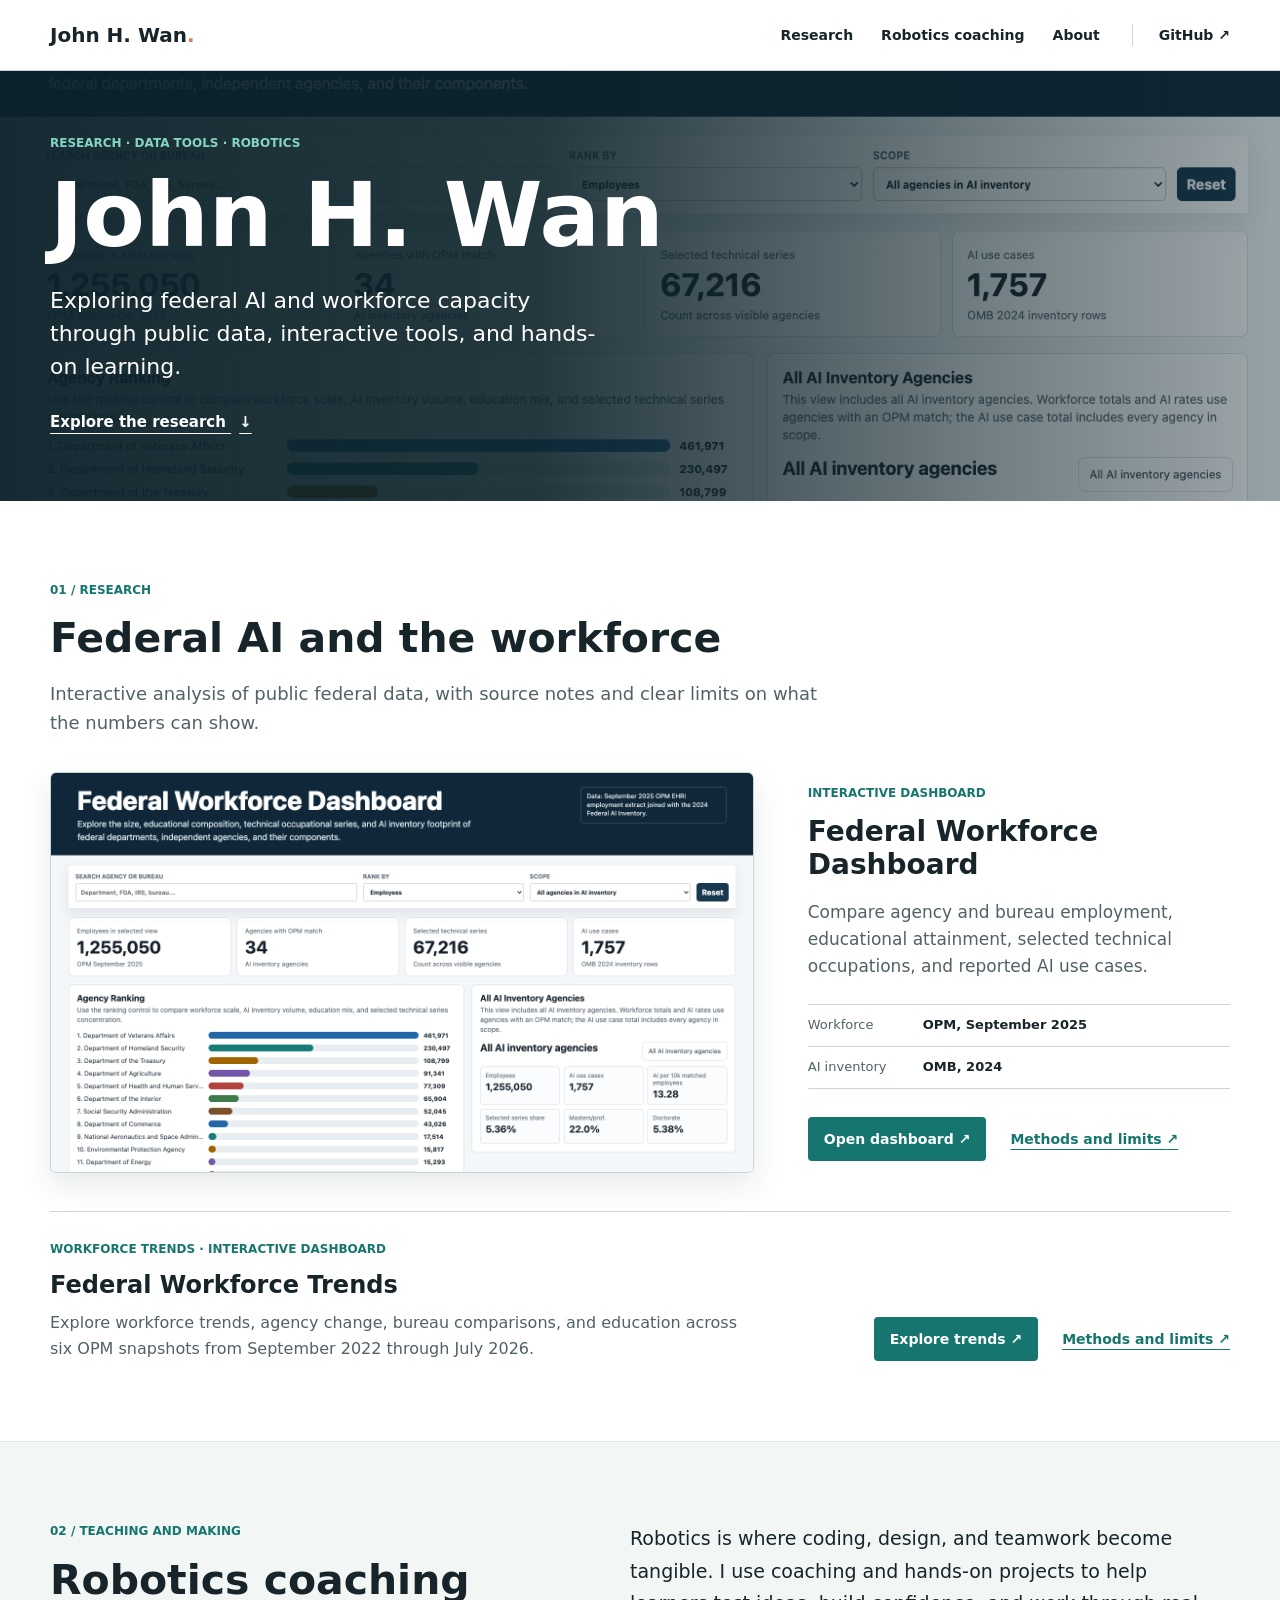
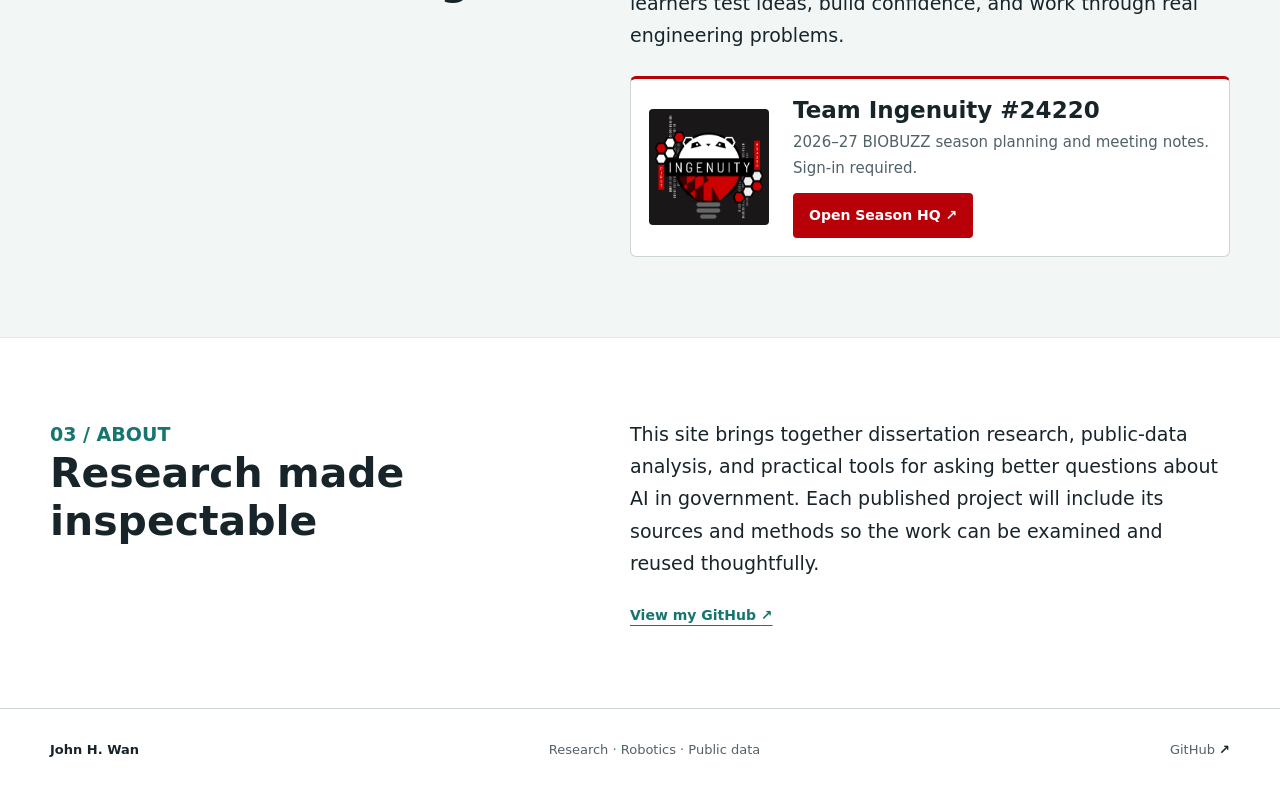
<file: index.html>
<!doctype html>
<html lang="en">
<head>
  <meta charset="utf-8">
  <meta name="viewport" content="width=device-width, initial-scale=1">
  <meta name="description" content="John H. Wan's research on federal AI and the workforce, interactive data tools, and robotics coaching.">
  <title>John H. Wan | Research and Robotics</title>
  <link rel="stylesheet" href="styles.css">
</head>
<body>
  <header class="site-header">
    <div class="shell header-inner">
      <a class="brand" href="/" aria-label="John H. Wan, home">John H. Wan<span class="brand-mark" aria-hidden="true">.</span></a>
      <nav aria-label="Primary navigation">
        <a href="#research">Research</a>
        <a href="#coaching">Robotics coaching</a>
        <a href="#about">About</a>
      </nav>
      <a class="profile-link" href="https://github.com/jhwangt">GitHub <span aria-hidden="true">↗</span></a>
    </div>
  </header>

  <main>
    <section class="hero" aria-labelledby="hero-title">
      <div class="shell hero-content">
        <p class="eyebrow">Research · Data tools · Robotics</p>
        <h1 id="hero-title">John H. Wan</h1>
        <p class="hero-summary">Exploring federal AI and workforce capacity through public data, interactive tools, and hands-on learning.</p>
        <a class="hero-action" href="#research">Explore the research <span aria-hidden="true">↓</span></a>
      </div>
    </section>

    <section class="section research-section" id="research" aria-labelledby="research-title">
      <div class="shell">
        <div class="section-heading">
          <p class="eyebrow">01 / Research</p>
          <h2 id="research-title">Federal AI and the workforce</h2>
          <p>Interactive analysis of public federal data, with source notes and clear limits on what the numbers can show.</p>
        </div>
        <div class="featured-project">
          <a class="project-image" href="research/federal-workforce/" aria-label="Open the Federal Workforce Dashboard">
            <img src="assets/federal-workforce-preview.png" alt="Preview of the Federal Workforce Dashboard showing agency rankings and workforce measures" width="1440" height="820">
          </a>
          <div class="project-copy">
            <p class="project-type">Interactive dashboard</p>
            <h3>Federal Workforce Dashboard</h3>
            <p>Compare agency and bureau employment, educational attainment, selected technical occupations, and reported AI use cases.</p>
            <dl class="project-meta">
              <div><dt>Workforce</dt><dd>OPM, September 2025</dd></div>
              <div><dt>AI inventory</dt><dd>OMB, 2024</dd></div>
            </dl>
            <div class="project-links">
              <a class="primary-link" href="research/federal-workforce/">Open dashboard <span aria-hidden="true">↗</span></a>
              <a class="secondary-link" href="https://github.com/jhwangt/jhwangt.github.io/blob/main/research/federal-workforce/METHODOLOGY.md">Methods and limits <span aria-hidden="true">↗</span></a>
            </div>
          </div>
        </div>
        <div class="related-tool">
          <div>
            <p class="project-type">Workforce trends · Interactive dashboard</p>
            <h3>Federal Workforce Trends</h3>
            <p>Explore workforce trends, agency change, bureau comparisons, and education across six OPM snapshots from September 2022 through July 2026.</p>
          </div>
          <div class="project-links">
            <a class="primary-link" href="research/federal-workforce-trends/">Explore trends <span aria-hidden="true">↗</span></a>
            <a class="secondary-link" href="https://github.com/jhwangt/jhwangt.github.io/blob/main/research/federal-workforce-trends/METHODOLOGY.md">Methods and limits <span aria-hidden="true">↗</span></a>
          </div>
        </div>
      </div>
    </section>

    <section class="section coaching-section" id="coaching" aria-labelledby="coaching-title">
      <div class="shell coaching-layout">
        <div>
          <p class="eyebrow">02 / Teaching and making</p>
          <h2 id="coaching-title">Robotics coaching</h2>
        </div>
        <div class="coaching-copy">
          <p>Robotics is where coding, design, and teamwork become tangible. I use coaching and hands-on projects to help learners test ideas, build confidence, and work through real engineering problems.</p>
          <div class="coaching-team">
            <img src="assets/ingenuity-logo.png" width="577" height="552" alt="" loading="lazy">
            <div>
              <h3>Team Ingenuity #24220</h3>
              <p class="quiet">2026–27 BIOBUZZ season planning and meeting notes. Sign-in required.</p>
              <a class="primary-link" href="/season-hq/?view=github">Open Season HQ <span aria-hidden="true">↗</span></a>
            </div>
          </div>
        </div>
      </div>
    </section>

    <section class="section about-section" id="about" aria-labelledby="about-title">
      <div class="shell about-layout">
        <div>
          <p class="eyebrow">03 / About</p>
          <h2 id="about-title">Research made inspectable</h2>
        </div>
        <div>
          <p>This site brings together dissertation research, public-data analysis, and practical tools for asking better questions about AI in government. Each published project will include its sources and methods so the work can be examined and reused thoughtfully.</p>
          <a class="text-link" href="https://github.com/jhwangt">View my GitHub <span aria-hidden="true">↗</span></a>
        </div>
      </div>
    </section>
  </main>

  <footer class="site-footer">
    <div class="shell footer-inner">
      <span>John H. Wan</span>
      <span>Research · Robotics · Public data</span>
      <a href="https://github.com/jhwangt">GitHub <span aria-hidden="true">↗</span></a>
    </div>
  </footer>
</body>
</html>
</file>
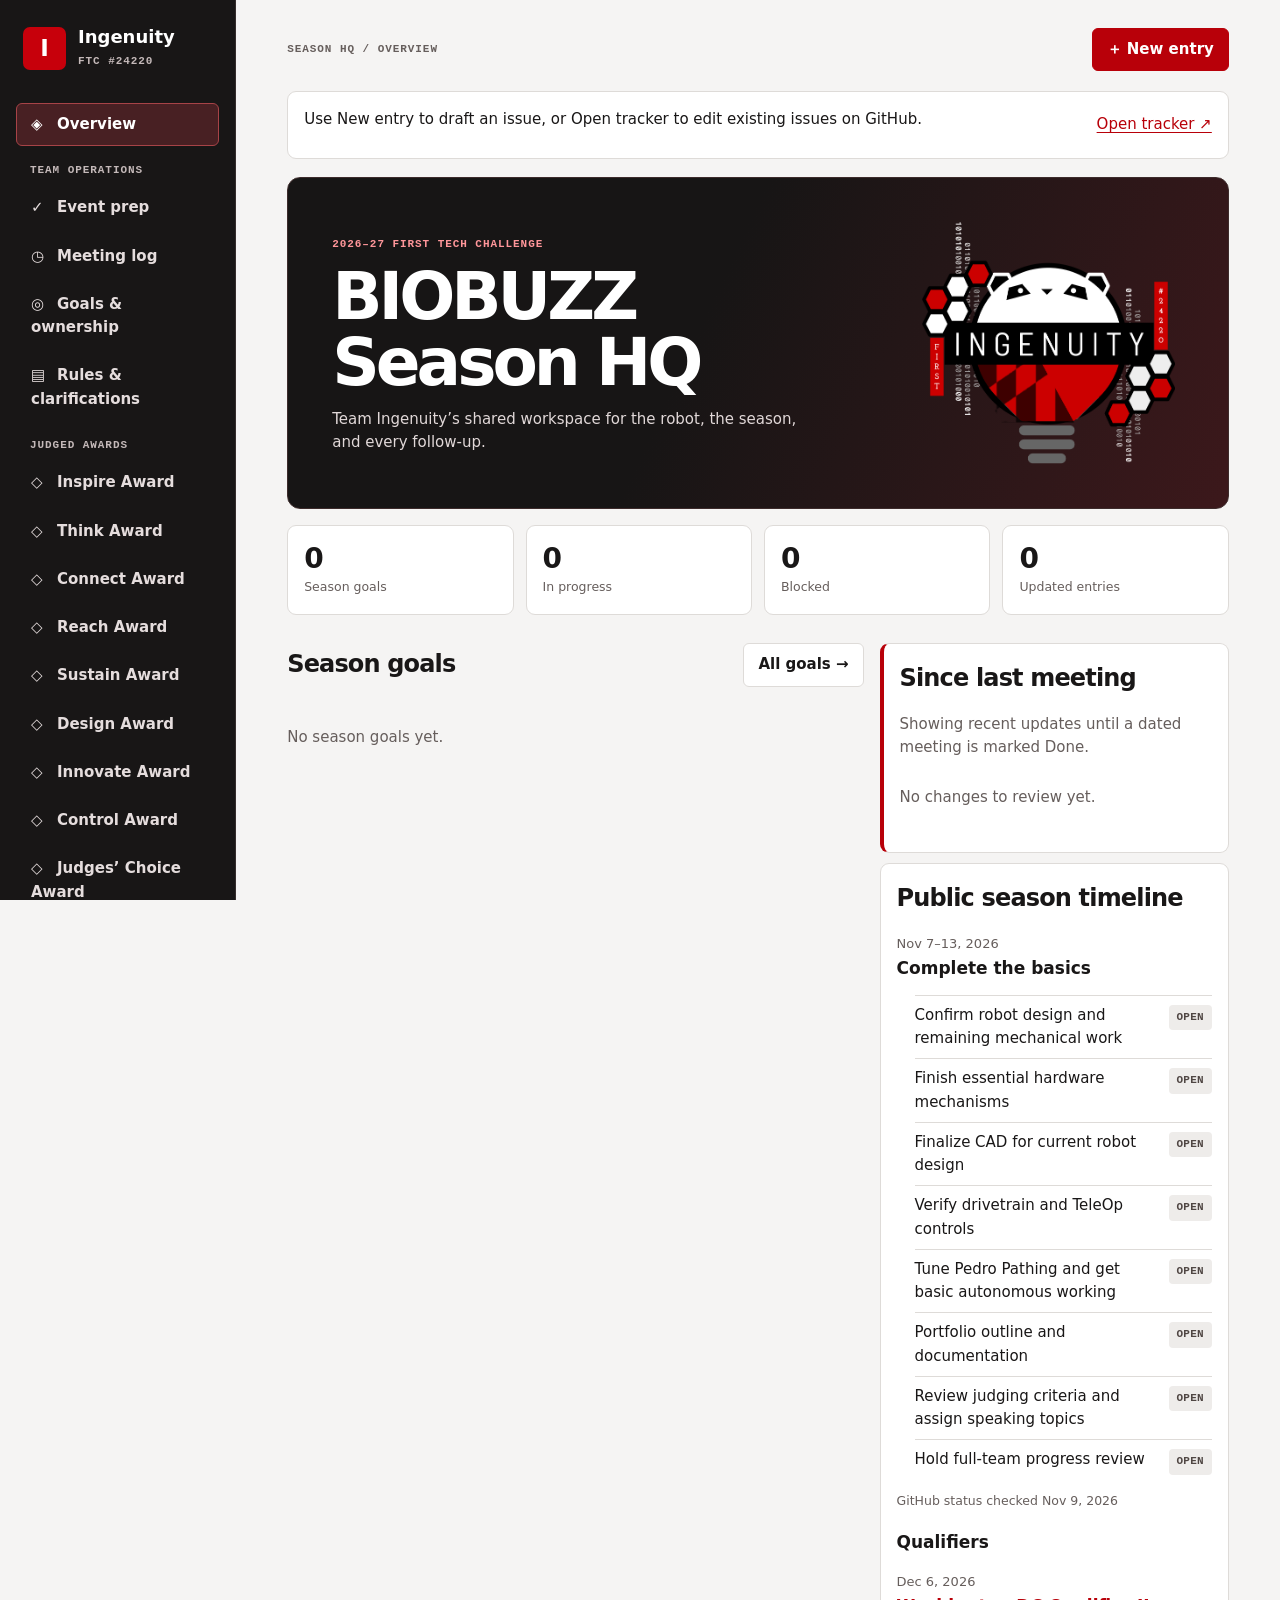
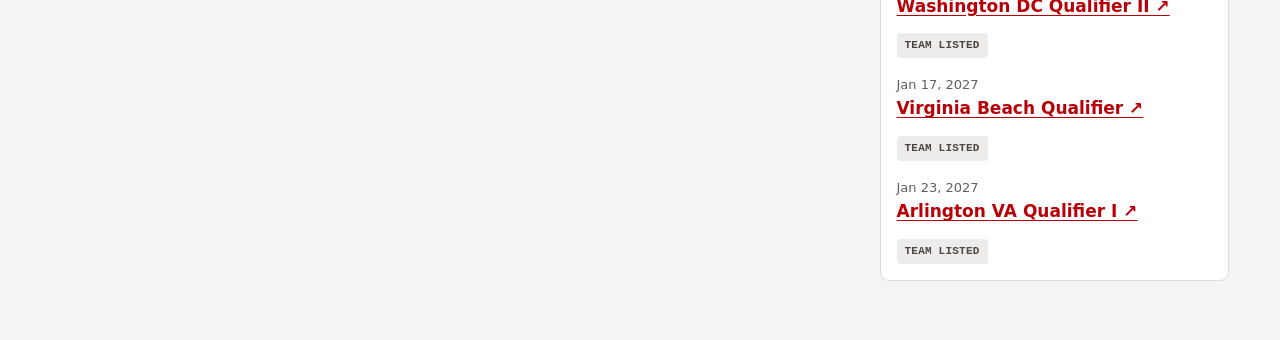
<file: season-hq/index.html>
<!doctype html>
<html lang="en">
<meta charset="utf-8"><meta name="viewport" content="width=device-width,initial-scale=1">
<meta http-equiv="Content-Security-Policy" content="default-src 'none'; script-src 'self' 'sha256-UUnKvi8X9ZYnFI5GB/QcIi310I46Z6vnovXEh11lPWM='; style-src 'unsafe-inline'; img-src data:; connect-src https://api.github.com https://raw.githubusercontent.com; base-uri 'none'; form-action 'none'">
<title>Season HQ · Team Ingenuity</title>
<style>
:root {
  color-scheme: light;
  --bg: #f5f4f3;
  --panel: #fff;
  --edge: #dedbd8;
  --ink: #191717;
  --muted: #665e5c;
  --red: #b80009;
  --tint: #fcebec;
}
* { box-sizing: border-box; }
body { margin: 0; background: var(--bg); color: var(--ink); font: 15px/1.55 system-ui, sans-serif; }
button, input, select, textarea { font: inherit; }
button, a, input, textarea, select { outline-offset: 4px; }
:focus-visible { outline: 3px solid #ce4147; }
button {
  cursor: pointer; color: inherit; background: var(--panel); border: 1px solid var(--edge);
  padding: 9px 14px; border-radius: 6px; font-weight: 650;
}
button:hover { border-color: var(--red); }
a { color: var(--red); text-underline-offset: 3px; }
.shell { display: grid; grid-template-columns: 236px minmax(0,1fr); min-height: 100vh; }
aside {
  background: #181616; color: white; padding: 26px 16px; position: sticky;
  top: 0; height: 100vh; overflow-y: auto; border-right: 1px solid #352d2d;
}
.brand { display: flex; align-items: center; gap: 12px; margin: 0 7px 32px; }
.brand strong { display: block; line-height: 1.2; font-size: 18px; }
.mark {
  display: grid; place-items: center; width: 43px; height: 43px; border-radius: 7px;
  background: #c7000b; color: white; font: 850 23px/1 system-ui, sans-serif;
}
.mono, .label, .badge {
  font: 750 11px/1.4 ui-monospace, monospace; letter-spacing: .085em; text-transform: uppercase;
}
.muted, .mono { color: var(--muted); }
aside .mono { color: #c4b9b9; }
nav { display: grid; gap: 5px; }
nav button { text-align: left; background: none; border-color: transparent; color: #e5dddd; }
nav button[aria-current=page] { color: white; background: #482023; border-color: #a74347; }
nav span { display: inline-block; width: 26px; }
.sidefoot { margin: 22px 7px 0; }
main { width: 100%; max-width: 1320px; margin-inline: auto; padding: 28px clamp(18px,4vw,52px) 60px; }
.top, .row, .tools, .heading { display: flex; align-items: center; justify-content: space-between; gap: 12px; flex-wrap: wrap; }
.top { margin-bottom: 20px; }
.primary { background: var(--red); color: white; border-color: var(--red); }
.primary:hover { background: #960007; }
.hero {
  border: 1px solid #3d2b2b; border-radius: 13px; overflow: hidden; position: relative;
  padding: clamp(22px,4vw,44px); color: white;
  background: linear-gradient(115deg,#171515 44%,#3c181b 100%);
}
.hero-home { display: grid; grid-template-columns: minmax(0,1fr) minmax(125px,270px); align-items: center; gap: 22px; }
.hero-copy { max-width: 570px; }
.hero-logo { display: block; width: 100%; max-height: 242px; object-fit: contain; }
.hero p { margin: 12px 0 0; color: #e1d8d8; max-width: 52ch; }
.label { color: #ff969a; }
h1 { font-size: clamp(34px,5.3vw,66px); letter-spacing: -.06em; line-height: 1; margin: 10px 0; }
h2 { letter-spacing: -.035em; margin: 0; font-size: 24px; }
h3 { margin: 8px 0 4px; font-size: 17px; }
.stats { display: grid; grid-template-columns: repeat(4,1fr); gap: 12px; margin: 16px 0 28px; }
.tile, .card, .panel { background: var(--panel); border: 1px solid var(--edge); border-radius: 9px; padding: 16px; }
.tile strong { display: block; font-size: 28px; line-height: 1.2; }
.tile small { color: var(--muted); }
.cols { display: grid; grid-template-columns: minmax(0,1.65fr) minmax(250px,1fr); gap: 16px; }
.heading { margin-bottom: 12px; }
.list { display: grid; gap: 10px; }
.card p { margin: 7px 0; white-space: pre-wrap; overflow-wrap: anywhere; }
.card button { font-size: 12px; padding: 5px 9px; }
.badge { display: inline-block; border-radius: 4px; padding: 5px 8px; background: #eeecea; color: #4f4643; letter-spacing: .02em; }
.badge.tentative { color: #734412; background: #fff0d7; }
.badge.done { color: #245b3f; background: #e2f1e8; }
.badge.blocked { color: #9c1018; background: var(--tint); }
.panel ul { padding-left: 18px; margin-bottom: 0; }
.panel li { margin-bottom: 9px; }
.toolbar { display: flex; gap: 10px; flex-wrap: wrap; margin: 18px 0; }
.toolbar input { flex: 1; min-width: 175px; }
input, select, textarea { color: var(--ink); background: var(--panel); border: 1px solid #bdb5b2; border-radius: 6px; padding: 9px 11px; max-width: 100%; }
textarea { min-height: 150px; resize: vertical; }
dialog { width: min(650px,calc(100% - 24px)); max-height: 90vh; background: var(--panel); color: var(--ink); border: 1px solid var(--edge); border-radius: 12px; padding: 22px; }
dialog::backdrop { background: #171515a8; }
form, label { display: grid; gap: 10px; }
label { gap: 5px; }
label.check { display: flex; align-items: center; }
#award-fields { margin: 0; padding: 8px 12px; border: 1px solid var(--edge); border-radius: 6px; }
#award-options { display: flex; flex-wrap: wrap; gap: 6px 14px; }
#award-options input { accent-color: var(--red); }
.award-badge { background: var(--tint); color: #8d1520; }
nav .nav-heading { padding: 12px 14px 3px; }
@media (max-width: 800px) { nav .nav-heading { display: none; } }
form .pair { display: grid; grid-template-columns: minmax(0,1fr) minmax(0,1fr); gap: 10px; }
#notice, #form-error { color: #8d1520; margin: 0 0 10px; }
#notice:empty, #form-error:empty { display: none; }
.connection { margin-bottom: 18px; }
.connection p { margin: 0 0 10px; }
.connection[hidden] { display: none; }
.fresh { border-left: 4px solid var(--red); }
.empty { color: var(--muted); padding: 12px 0; }
.checkline { display: flex; align-items: center; gap: 6px; }
.checkline input { accent-color: var(--red); }
@media (max-width: 800px) {
  .shell { display: block; }
  aside { position: static; height: auto; padding: 12px; border-right: 0; }
  .brand { margin: 0 0 8px; }
  nav { display: flex; overflow: auto; }
  nav button { white-space: nowrap; }
  nav span, .sidefoot { display: none; }
  .cols { grid-template-columns: 1fr; }
}
@media (max-width: 500px) {
  .stats { grid-template-columns: 1fr 1fr; }
  .hero-home { grid-template-columns: minmax(0,1fr); }
  .hero-logo { max-height: 145px; width: auto; max-width: 100%; justify-self: start; }
}
.sidebar-connection {
  display: block; margin: 18px 7px 0; padding: 5px 7px;
  background: transparent; color: #c4b9b9; border-color: transparent; font-size: 12px;
}
.sidebar-connection:hover { color: white; border-color: #a74347; }
@media (max-width: 800px) { .sidebar-connection { margin: 7px 0 0; } }
.weekly-list { margin: 12px 0 0; padding: 0; list-style: none; }
.weekly-list li { display: flex; align-items: baseline; justify-content: space-between; gap: 12px; padding: 8px 0; margin: 0; border-top: 1px solid var(--edge); }
.weekly-list .badge { flex-shrink: 0; }
.weekly-panel .muted { margin: 6px 0 0; }
.timeline-group { margin-top: 17px; }
.timeline-group h3 { margin: 0 0 2px; }
.timeline-date { display: block; color: var(--muted); font-size: 13px; }
</style>
<div class="shell">
<aside>
<div class="brand"><div class="mark" aria-hidden="true">I</div><div><strong>Ingenuity</strong><small class="mono">FTC #24220</small></div></div>
<nav aria-label="Season sections" id="nav"></nav>
<button class="sidebar-connection" id="session-action" type="button">Connect GitHub (token)</button>
<div class="sidefoot mono">2026–27 / BIOBUZZ<br>TEAM WORKSPACE</div>
</aside>
<main>
<div class="top"><div class="mono">Season HQ <span aria-hidden="true">/</span> <span id="crumb">Overview</span></div><div class="tools"><button class="primary" id="add">＋ New entry</button></div></div>
<p id="notice" role="status"></p>
<section class="panel connection" aria-label="Private GitHub tracker">
  <div class="row"><p id="session-status" role="status">Use New entry to draft an issue, or Open tracker to edit existing issues on GitHub.</p><div class="tools">
    <a href="https://github.com/jhwangt/ingenuity-season-data/issues">Open tracker ↗</a>
  </div></div>
</section>
<div id="view"></div>
</main></div>
<dialog id="session-dialog" aria-labelledby="session-title">
  <form id="session-form">
    <div class="row"><h2 id="session-title">Connect to private issues</h2><button type="button" id="close-session" aria-label="Close GitHub connection form">×</button></div>
    <p class="muted">Use your own fine-grained GitHub token for ingenuity-season-data with Issues read and write. By default, it stays in memory until you reload. On a trusted device, you can remember it in this tab to load GitHub issues automatically.</p>
    <label>GitHub token<input name="token" type="password" autocomplete="off" spellcheck="false" required></label>
    <label class="check"><input name="remember" type="checkbox"> Remember in this tab</label>
    <p id="connect-error" role="alert"></p>
    <button class="primary" type="submit">Connect GitHub</button>
  </form>
</dialog>
<dialog id="editor" aria-labelledby="editor-title"><form id="form">
<div class="row"><h2 id="editor-title">New entry</h2><button type="button" id="close" aria-label="Close editor">✕</button></div>
<div class="pair"><label>Section<select name="category" id="category"></select></label><label>Status<select name="status" id="status"></select></label></div>
<fieldset id="award-fields"><legend>Award tags</legend><div id="award-options"></div></fieldset>
<label>Title<input name="title" required maxlength="140"></label>
<div class="pair"><label>Owner or role<input name="owner" maxlength="100" placeholder="Unassigned"></label><label>Due date / meeting date<input name="due" type="date"></label></div>
<label id="notes-label">Notes<textarea name="notes" maxlength="8000"></textarea></label>
<label>Next action<input name="next" maxlength="500"></label>
<label>Source, evidence or issue link<input name="source" type="url" maxlength="500" placeholder="https://…"></label>
<label>Updated by<input name="by" maxlength="100" placeholder="Name or initials"></label>
<label class="check"><input name="tentative" type="checkbox"> Tentative · confirm with the team</label>
<p id="draft-help" class="muted" hidden>Review your draft in the new GitHub window, then click Create to save it. Draft fields are passed in the link. Enter confidential details directly in GitHub.</p>
<p id="form-error" role="alert"></p><div class="row"><button type="button" id="cancel">Cancel</button><button class="primary" type="submit" id="save">Save entry</button></div>
</form></dialog>
<script src="github-records.js?v=3"></script>
<script>
const awardNames = ['Inspire','Think','Connect','Reach','Sustain','Design','Innovate','Control','Judges’ Choice'];
const sections = ['Overview','Events','Meetings','Goals','Rules',...awardNames];
const recordCategories = ['Awards','Goals','Rules','Events','Meetings'];
const awardGuide = {
  Inspire: 'Bring together the strongest robot, team, and portfolio evidence. Track gaps across the award areas.',
  Think: 'Capture engineering decisions, iterations, and the evidence that explains what the team learned.',
  Connect: 'Track student skill-development goals and relationships with STEM professionals.',
  Reach: 'Record outreach activities, who participated, and what impact the work had.',
  Sustain: 'Track fundraising, financial planning, role transitions, and team continuity.',
  Design: 'Collect CAD, subsystem integration, and the trade-offs behind robot design choices.',
  Innovate: 'Document novel mechanisms, prototypes, test results, and what makes the solution distinctive.',
  Control: 'Track autonomous routines, sensors, software, and Pedro Pathing tuning evidence.',
  'Judges’ Choice': 'Capture distinctive team efforts. FIRST lists this award as optional.'
};
const awardManual = 'https://ftc-resources.firstinspires.org/ftc/archive/2027/game/manual-06';
const legacySections = {Robot:'Design',Autonomous:'Control',Outreach:'Reach'};
function awardsFor(record) {
  if (Array.isArray(record.awards)) return record.awards;
  if (record.category === 'Autonomous') return ['Control'];
  if (record.category === 'Robot') return record.id === 'starter-7' ? ['Design','Innovate'] : ['Design'];
  if (record.category === 'Outreach') return /fundrais|sponsor|budget/i.test(record.title) ? ['Sustain'] : ['Reach'];
  return [];
}
const statusList = ['Planned','In progress','Blocked','Done'];
const names = {Awards:'Award evidence',Overview:'Overview',Goals:'Goals & ownership',Rules:'Rules & clarifications',Robot:'Robot build',Autonomous:'Autonomous lab',Outreach:'Outreach & fundraising',Events:'Event prep',Meetings:'Meeting log'};
for (const award of awardNames) names[award] = award + ' Award';
const descriptions = {Goals:'Set season outcomes, assign leads, and confirm what success looks like.',Rules:'Search rule IDs, topics, sources, and team interpretations. Check FIRST for the latest official ruling.',Robot:'Track CAD, prototypes, fabrication, and tests. Add evidence and the next build decision.',Autonomous:'Record tuning experiments and Pedro Pathing issues, including what changed and what the robot did.',Outreach:'Track outreach activities, sponsor conversations, and fundraising follow-ups.',Events:'Check off inspection, pit, judging, and drive-team tasks. Add an event name to task titles when reusing the checklist.',Meetings:'Record decisions, mark completed meetings, and assign follow-ups as entries with owners and due dates.'};
const manual = 'https://ftc-resources.firstinspires.org/ftc/game';
const seeds = [
['Rules','BIOBUZZ competition manual and Team Updates','','Official FIRST resource index for the current manual, revisions, and game materials. Record a rule ID and revision when saving a team interpretation.','',manual,false],
['Rules','Official FTC Team Q&A','','Use the official forum to check clarifications. Add the question ID and a link when a ruling affects the robot or strategy.','','https://ftc-qa.firstinspires.org/',false],
['Rules','Review robot inspection and starting configuration','Build lead','Open review. Record the relevant rule ID, manual revision, and the implication for CAD.','Assign an inspection reviewer',manual],
['Robot','Select a mechanism to prototype','Zilong · CAD lead','Capture the design goal, CAD link, tradeoffs, build stage, and prototype test criteria.','Run a design review'],
['Robot','Review drivetrain and wiring layout','Electrical lead','Check service access, routing, strain relief, and component mounting.','Add annotated CAD or a wiring photo'],
['Autonomous','Pedro Pathing · localization baseline','Programming lead','Investigation template. Record library version, localizer, test conditions, commanded motion, measured pose error, and repeat count.','Run straight, lateral, and turn checks','https://pedropathing.com/docs/pathing/tuning'],
['Autonomous','Pedro Pathing · path completion issue log','Programming lead','Possible checks for a future issue: initial pose, endpoint error, timeout, and follower state. Record symptoms, reproduction steps, expected behavior, and actual telemetry.','Capture a repeatable test before changing gains','https://pedropathing.com/docs/pathing/faq'],
['Outreach','Plan a community demo','Elaine and Sherry · outreach co-leads','Confirm partner, date, audience, materials, volunteer coverage, and impact metrics.','Identify a host'],
['Outreach','Build a sponsor follow-up list','Fundraising lead','Record sponsor, ask, pledged and received amounts, and the next contact date in separate entries.','Draft a sponsor packet'],
['Events','Confirm registration, travel and arrival','Coach / logistics lead','Confirm venue, schedule, roster, transport, and consent forms with the event organizer.',''],
['Events','Run mock inspection','Build lead','Check the current official inspection materials and resolve open issues.','',manual],
['Events','Pack pit kit and spares','Pit lead','Charge batteries. Pack chargers, tools, fasteners, laptop, cables, and backups.',''],
['Events','Rehearse judging and drive-team roles','Drive coach','Practice portfolio handoff, pit interview, match setup, and fallback auto selection.','']
].map(([category,title,owner,notes,next,source='',tentative=true], i)=>({id:'starter-'+(i+4),category,title,owner,notes,next,source,tentative,status:'Planned',due:'',by:'',revision:0}));
const $ = selector => document.querySelector(selector);
const esc = value => String(value ?? '').replace(/[&<>"']/g,char=>({'&':'&amp;','<':'&lt;','>':'&gt;','"':'&quot;',"'":'&#39;'}[char]));
const editor = $('#editor'), form = $('#form');
const template = 'Attendance\n\nUpdates since last meeting\n\nDecisions\n\nBlockers\n\nFollow-ups (owner and due date)\n\nNext meeting';
let records = seeds, section = 'Overview', query='', filter='', editing, online=false, saving=false;
const symbols = {Overview:'◈',Goals:'◎',Rules:'▤',Events:'✓',Meetings:'◷'};
$('#nav').innerHTML = sections.map(s =>
  (s==='Inspire'?'<div class="nav-heading mono">Judged awards</div>':s==='Events'?'<div class="nav-heading mono">Team operations</div>':'')+
  '<button data-section="'+s+'"><span aria-hidden="true">'+(symbols[s]||'◇')+'</span>'+names[s]+'</button>'
).join('');
$('#category').innerHTML = recordCategories.map(s=>'<option value="'+s+'">'+(names[s]||s)+'</option>').join('');
$('#award-options').innerHTML = awardNames.map(award=>'<label class="check"><input name="awards" type="checkbox" value="'+award+'"> '+award+'</label>').join('');
$('#status').innerHTML = statusList.map(s=>'<option>'+s+'</option>').join('');
function date(value){ return value ? new Date(value.length===10?value+'T12:00:00':value).toLocaleDateString(undefined,{month:'short',day:'numeric',year:'numeric'}) : ''; }
function card(r){
  const source = /^https?:\/\//i.test(r.source) ? '<a target="_blank" rel="noopener noreferrer" href="'+esc(r.source)+'">Open source ↗</a>' : '';
  const check = r.category==='Events' ? '<label class="checkline"><input type="checkbox" data-check="'+r.id+'" '+(r.status==='Done'?'checked':'')+' aria-label="Complete '+esc(r.title)+'"> Complete</label>' : '';
  return '<article class="card"><div class="row"><div><span class="badge '+(r.status==='Done'?'done':r.status==='Blocked'?'blocked':'')+'">'+esc(r.status)+'</span> '+(r.tentative?'<span class="badge tentative">Tentative</span>':'')+awardsFor(r).map(award=>' <span class="badge award-badge">'+esc(award)+'</span>').join('')+'</div><button data-edit="'+r.id+'" aria-label="Edit '+esc(r.title)+'">Edit</button></div><h3>'+esc(r.title)+'</h3><div class="muted">'+esc(r.owner||'Unassigned')+(r.due?' · '+(r.category==='Meetings'?'Met ':'Due ')+esc(date(r.due)):'')+'</div><p>'+esc(r.notes)+'</p>'+(r.next?'<p><strong>Next</strong> '+esc(r.next)+'</p>':'')+'<div class="row">'+source+check+(r.issueNumber?'<a href="https://github.com/jhwangt/ingenuity-season-data/issues/'+r.issueNumber+'">GitHub #'+r.issueNumber+' ↗</a>':'')+(r.updated?'<small class="muted">Updated '+esc(date(r.updated))+(r.by?' · '+esc(r.by):'')+'</small>':'')+'</div></article>';
}
function list(items){return items.length?items.map(card).join(''):'<p class="empty">No entries match this view.</p>';}
// Public schedule and approved title-and-status snapshots.
const seasonTimeline = [
  {date:'Nov 7–13, 2026', title:'Complete the basics', checked:'Nov 9, 2026', tasks:[
    ['Confirm robot design and remaining mechanical work','Open'],
    ['Finish essential hardware mechanisms','Open'],
    ['Finalize CAD for current robot design','Open'],
    ['Verify drivetrain and TeleOp controls','Open'],
    ['Tune Pedro Pathing and get basic autonomous working','Open'],
    ['Portfolio outline and documentation','Open'],
    ['Review judging criteria and assign speaking topics','Open'],
    ['Hold full-team progress review','Open']
  ]}
];
const qualifiers = [
  {date:'Dec 6, 2026', title:'Washington DC Qualifier II', status:'Team listed',
    url:'https://ftc-events.firstinspires.org/2026/USCHSWAQ2'},
  {date:'Jan 17, 2027', title:'Virginia Beach Qualifier', status:'Team listed',
    url:'https://ftc-events.firstinspires.org/2026/USCHSVBQ'},
  {date:'Jan 23, 2027', title:'Arlington VA Qualifier I', status:'Team listed',
    url:'https://ftc-events.firstinspires.org/2026/USCHSARQ1'}
];
async function loadPublicSummary() {
  const url='https://raw.githubusercontent.com/jhwangt/jhwangt.github.io/season-hq-public/summary.json';
  try {
    const response=await fetch(url,{cache:'no-cache',credentials:'omit'});
    if (!response.ok) return;
    const summary=await response.json();
    if (!/^\d{4}-\d{2}-\d{2}$/.test(summary.checked) ||
        !Array.isArray(summary.issues) || !summary.issues.length ||
        !summary.issues.every(issue=>typeof issue.title==='string' && ['Open','Closed'].includes(issue.status))) return;
    const week=seasonTimeline[0];
    week.checked=date(summary.checked);
    week.tasks=summary.issues.map(issue=>[issue.title,issue.status]);
    if (section==='Overview') render();
  } catch { /* Keep the dated snapshot available if the public feed is unavailable. */ }
}
function timelinePanel() {
  const renderGroup = item => {
    const title = esc(item.title);
    const heading = item.url ? '<a href="'+esc(item.url)+'">'+title+' ↗</a>' : title;
    const tasks = item.tasks ? '<ul class="weekly-list">'+item.tasks.map(([name,status])=>
      '<li><span>'+esc(name)+'</span><span class="badge">'+esc(status)+'</span></li>').join('')+'</ul>'+
      '<p class="muted"><small>GitHub status checked '+esc(item.checked)+'</small></p>' : '';
    const badge = item.status ? '<span class="badge'+(item.status.startsWith('Tentative')?' tentative':'')+'">'+esc(item.status)+'</span>' : '';
    return '<div class="timeline-group"><div class="row"><div><span class="timeline-date">'+esc(item.date)+
      '</span><h3>'+heading+'</h3></div>'+badge+'</div>'+tasks+'</div>';
  };
  return '<section class="panel weekly-panel"><h2>Public season timeline</h2>'+
    seasonTimeline.map(renderGroup).join('')+
    '<section class="timeline-group"><h3>Qualifiers</h3>'+qualifiers.map(renderGroup).join('')+'</section></section>';
}
function overview(){
  const goals = records.filter(r=>r.category==='Goals');
  const recent = records.filter(r=>r.updated).sort((a,b)=>b.updated.localeCompare(a.updated));
  const meetings = records.filter(r=>r.category==='Meetings' && r.status==='Done' && r.due).sort((a,b)=>b.due.localeCompare(a.due));
  const last = meetings[0];
  const after = recent.filter(r=>r.category!=='Meetings' && (!last || r.updated.slice(0,10)>=last.due));
  const tile = (number,label)=>'<div class="tile"><strong>'+number+'</strong><small>'+label+'</small></div>';
  return '<section class="hero hero-home"><div class="hero-copy"><span class="label">2026–27 FIRST Tech Challenge</span><h1>BIOBUZZ<br>Season HQ</h1><p>Team Ingenuity’s shared workspace for the robot, the season, and every follow-up.</p></div><img class="hero-logo" src="[data-uri]" width="577" height="552" alt="Team Ingenuity logo"></section><div class="stats">'+tile(goals.length,'Season goals')+tile(records.filter(r=>r.status==='In progress').length,'In progress')+tile(records.filter(r=>r.status==='Blocked').length,'Blocked')+tile(after.length,last?'Updated since meeting':'Updated entries')+'</div><div class="cols"><section><div class="heading"><h2>Season goals</h2><button data-section="Goals">All goals →</button></div><div class="list">'+(goals.length?list(goals.slice(0,4)):'<p class="empty">No season goals yet.</p>')+'</div></section><section class="list" style="align-content:start"><div class="panel fresh"><h2>Since last meeting</h2><p class="muted">'+(last?'Showing updates from '+esc(date(last.due))+' onward.':'Showing recent updates until a dated meeting is marked Done.')+'</p>'+(after.length?'<ul>'+after.slice(0,8).map(r=>'<li><button data-edit="'+r.id+'">'+esc(r.title)+'</button><br><small class="muted">'+esc(r.status)+' · '+esc(date(r.updated))+'</small></li>').join('')+'</ul>':'<p class="empty">No changes to review yet.</p>')+'</div>'+timelinePanel()+'</section></div>';
}
function filtered(){
  const terms=query.toLowerCase().trim().split(/\s+/);
  const matches=records.filter(r=>(awardNames.includes(section) ? awardsFor(r).includes(section) : r.category===section) && (!filter||r.status===filter) && terms.every(term=>[r.title,r.notes,r.owner,r.source,r.next].join(' ').toLowerCase().includes(term)));
  if(section==='Meetings') matches.sort((a,b)=>(b.due||'').localeCompare(a.due||''));
  $('#items').innerHTML=list(matches);
}
function render(){
  $('#crumb').textContent=names[section];
  $('#nav').querySelectorAll('button').forEach(b=>b.dataset.section===section?b.setAttribute('aria-current','page'):b.removeAttribute('aria-current'));
  if(section==='Overview'){$('#view').innerHTML=overview();return;}
  $('#view').innerHTML='<section class="hero"><div><span class="label">Team Ingenuity / Season HQ</span><h1>'+names[section]+'</h1><p>'+(awardGuide[section]||descriptions[section])+'</p>'+(awardGuide[section]?'<p><a style="color:#ffb8bb" href="'+awardManual+'" target="_blank" rel="noopener">FIRST award criteria ↗</a></p>':'')+'</div></section><div class="toolbar"><input id="query" type="search" aria-label="Search this section" placeholder="'+(section==='Rules'?'Search rule ID, topic, or clarification…':'Search this section…')+'"><select id="filter" aria-label="Filter by status"><option value="">All statuses</option>'+statusList.map(s=>'<option>'+s+'</option>').join('')+'</select>'+(section==='Meetings'?'<button id="template">＋ Use meeting template</button>':'')+'</div><div class="list" id="items"></div>';
  $('#query').value=query; $('#filter').value=filter;
  $('#query').oninput=e=>{query=e.target.value;filtered();};
  $('#filter').onchange=e=>{filter=e.target.value;filtered();};
  if($('#template')) $('#template').onclick=()=>openEditor(null,'Meetings',true);
  filtered();
}
function navigate(target){
  target=legacySections[target]||target;
  section=sections.includes(target)?target:'Overview'; query=''; filter=''; render();
}
function openEditor(record, category, useTemplate=false){
  if (!token && record?.issueNumber) {
    window.location.assign('https://github.com/jhwangt/ingenuity-season-data/issues/'+record.issueNumber);
    return;
  }
  editing=record;
  $('#draft-help').hidden=Boolean(token);
  $('#save').textContent=token?'Save entry':'Continue to GitHub ↗';
  form.reset();
  const selectedAward=awardNames.includes(category)?category:null;
  form.elements.category.value=(record && (legacySections[record.category]?'Awards':record.category))||(selectedAward?'Awards':category);
  const selectedTags=record?awardsFor(record):selectedAward?[selectedAward]:[];
  for (const checkbox of form.querySelectorAll('[name="awards"]')) checkbox.checked=selectedTags.includes(checkbox.value);
  form.elements.status.value=record?.status||'Planned';
  for(const key of ['title','owner','due','notes','next','source','by']) form.elements[key].value=record?.[key]||'';
  form.elements.tentative.checked=record?.tentative??false;
  if(useTemplate){form.elements.title.value='Team meeting';form.elements.notes.value=template; const now=new Date();now.setMinutes(now.getMinutes()-now.getTimezoneOffset());form.elements.due.value=now.toISOString().slice(0,10);}
  $('#editor-title').textContent=record?'Edit entry':'New entry';
  $('#form-error').textContent='';
  editor.showModal();
}
async function refresh(){
  if (refreshing || activeWrites) return;
  refreshing=true;
  try {
    const remote=await loadRecords();
    const map=new Map(seeds.map(r=>[r.id,r]));
    for(const r of remote) map.set(r.id,r);
    records=[...map.values()];online=true;$('#notice').textContent='';render();
  }catch(e){online=false;$('#notice').textContent=e.message;}
  finally{refreshing=false;}
}
async function save(record){
  if(!online) throw Error('Connect GitHub before saving an entry.');
  const data=await saveRecord(record);
  records=[...records.filter(r=>r.id!==data.id&&r.id!==record.id),data];render();
  return data;
}
form.onsubmit=async event=>{
  event.preventDefault(); if(saving)return;
  saving=true; $('#save').disabled=true; $('#form-error').textContent='';
  try{
    const fields=new FormData(form);
    const values=Object.fromEntries(fields);
    values.awards=fields.getAll('awards');
    values.tentative=form.elements.tentative.checked;
    if (values.category==='Awards' && !values.awards.length) throw Error('Select at least one award tag for this entry.');
    if(values.category==='Meetings'&&values.status==='Done'&&!values.due)throw Error('Set the meeting date before marking it Done.');
    const record={...values,id:editing?.id||crypto.randomUUID(),revision:editing?.revision||0};
    if (!token) {
      const draft=makeGitHubDraft(record);
      window.open(draft,'_blank','popup,noopener,noreferrer,width=980,height=820');
      editor.close();
      $('#notice').textContent='Review and create your draft in the GitHub window.';
      const retry=document.createElement('a');
      retry.href=draft;
      retry.target='_blank';
      retry.rel='noopener noreferrer';
      retry.textContent=' Open draft again ↗';
      $('#notice').append(retry);
      return;
    }
    const saved=await save(record);
    editor.close();$('#notice').textContent=saved.closeFailed?'Issue created in GitHub but still open. Edit it to mark it Done.':'Entry saved to the private GitHub tracker.';
  }catch(e){$('#form-error').textContent=e.message;}
  finally{saving=false;$('#save').disabled=false;}
};
$('#add').onclick=()=>openEditor(null,section==='Overview'?'Goals':section);
$('#close').onclick=$('#cancel').onclick=()=>{if(!saving)editor.close();};
editor.addEventListener('cancel',event=>{if(saving)event.preventDefault();});
document.addEventListener('click',event=>{
  const btn=event.target.closest('button');
  if(btn?.dataset.section){location.hash=encodeURIComponent(btn.dataset.section);navigate(btn.dataset.section);}
  if(btn?.dataset.edit){const record=records.find(r=>r.id===btn.dataset.edit);if(record)openEditor(record);}
});
document.addEventListener('change',async event=>{
  const control=event.target;
  if(!control.dataset.check)return;
  if(!token){control.checked=!control.checked;openSession();return;}
  const record=records.find(r=>r.id===control.dataset.check);
  control.disabled=true;
  try{await save({...record,category:'Events',status:control.checked?'Done':'Planned'});$('#notice').textContent='Checklist updated.';}
  catch(e){control.checked=!control.checked;$('#notice').textContent=e.message;}
  finally{control.disabled=false;}
});
function sectionFromHash() {
  try { return decodeURIComponent(location.hash.slice(1)); }
  catch { return 'Overview'; }
}
window.addEventListener('hashchange',()=>navigate(sectionFromHash()));
navigate(sectionFromHash());
initializeGitHubSession();
loadPublicSummary();
</script>
</html>
</file>
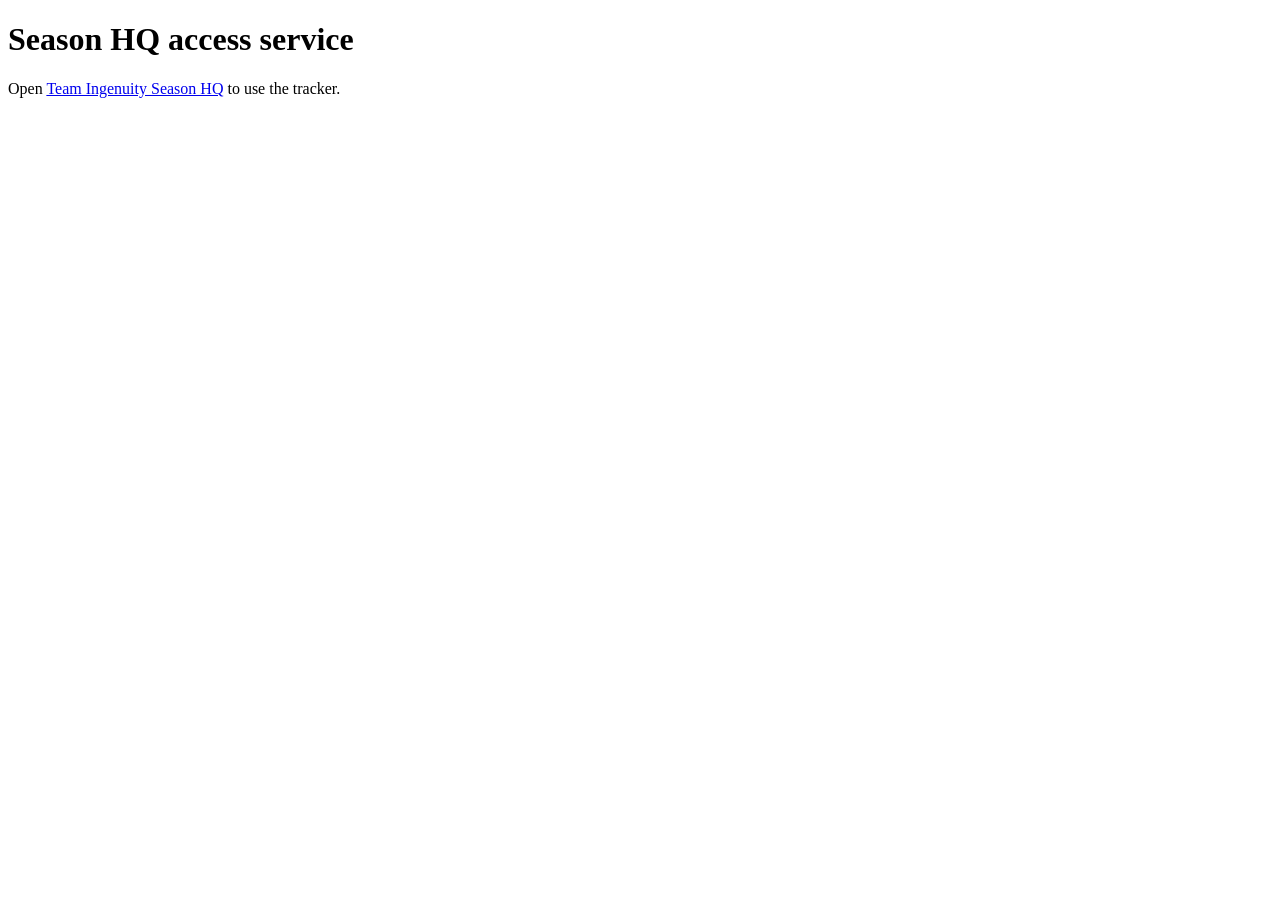
<file: _season-hq-access/public/index.html>
<!doctype html>
<html lang="en">
<meta charset="utf-8">
<title>Season HQ access service</title>
<h1>Season HQ access service</h1>
<p>Open <a href="https://jhwangt.github.io/season-hq/">Team Ingenuity Season HQ</a> to use the tracker.</p>
</html>
</file>
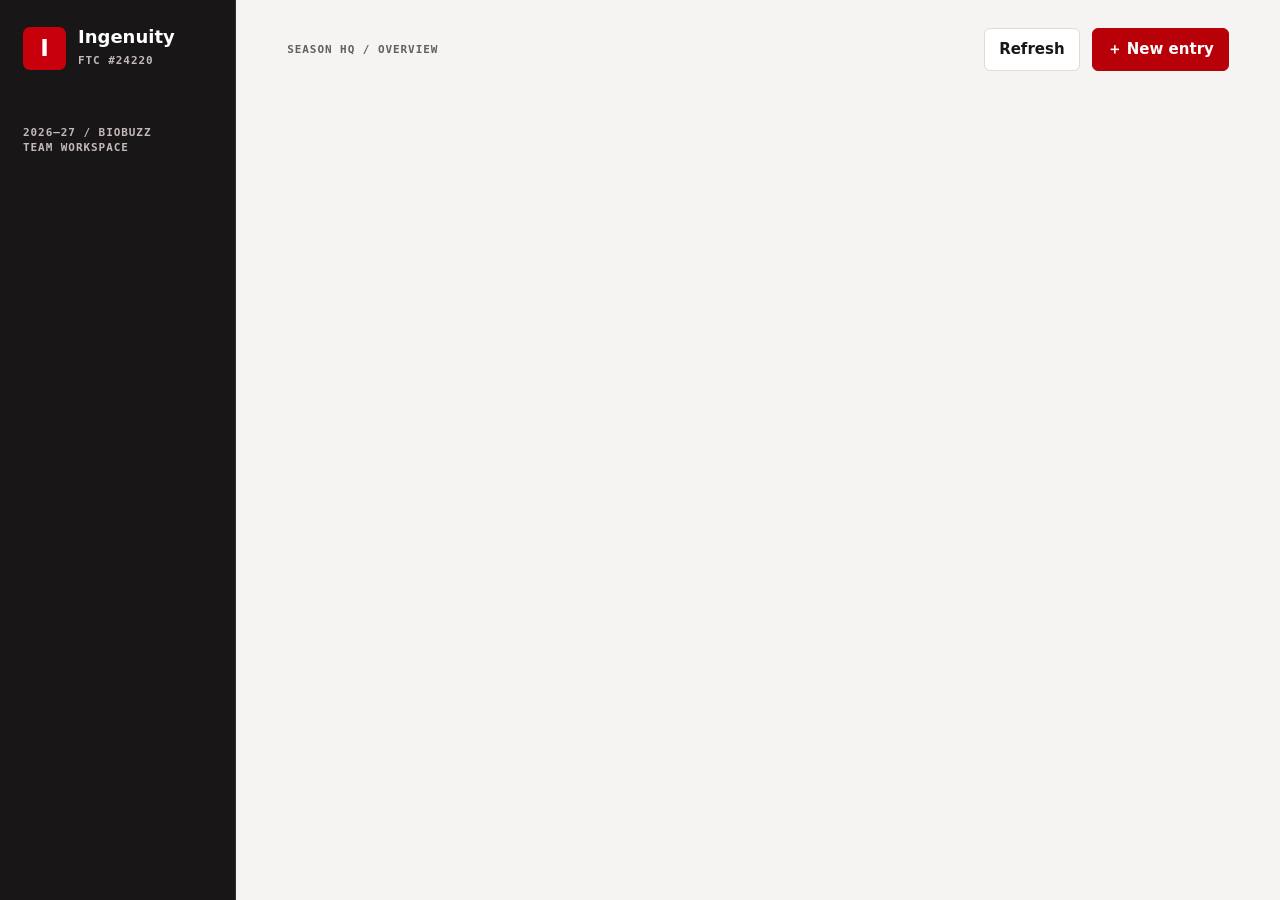
<file: _season-hq/src/index.html>
<!doctype html>
<html lang="en">
<meta charset="utf-8"><meta name="viewport" content="width=device-width,initial-scale=1">
<title>Season HQ · Team Ingenuity</title>
<style>
:root {
  color-scheme: light;
  --bg: #f5f4f3;
  --panel: #fff;
  --edge: #dedbd8;
  --ink: #191717;
  --muted: #665e5c;
  --red: #b80009;
  --tint: #fcebec;
}
* { box-sizing: border-box; }
body { margin: 0; background: var(--bg); color: var(--ink); font: 15px/1.55 system-ui, sans-serif; }
button, input, select, textarea { font: inherit; }
button, a, input, textarea, select { outline-offset: 4px; }
:focus-visible { outline: 3px solid #ce4147; }
button {
  cursor: pointer; color: inherit; background: var(--panel); border: 1px solid var(--edge);
  padding: 9px 14px; border-radius: 6px; font-weight: 650;
}
button:hover { border-color: var(--red); }
a { color: var(--red); text-underline-offset: 3px; }
.shell { display: grid; grid-template-columns: 236px minmax(0,1fr); min-height: 100vh; }
aside {
  background: #181616; color: white; padding: 26px 16px; position: sticky;
  top: 0; height: 100vh; overflow-y: auto; border-right: 1px solid #352d2d;
}
.brand { display: flex; align-items: center; gap: 12px; margin: 0 7px 32px; }
.brand strong { display: block; line-height: 1.2; font-size: 18px; }
.mark {
  display: grid; place-items: center; width: 43px; height: 43px; border-radius: 7px;
  background: #c7000b; color: white; font: 850 23px/1 system-ui, sans-serif;
}
.mono, .label, .badge {
  font: 750 11px/1.4 ui-monospace, monospace; letter-spacing: .085em; text-transform: uppercase;
}
.muted, .mono { color: var(--muted); }
aside .mono { color: #c4b9b9; }
nav { display: grid; gap: 5px; }
nav button { text-align: left; background: none; border-color: transparent; color: #e5dddd; }
nav button[aria-current=page] { color: white; background: #482023; border-color: #a74347; }
nav span { display: inline-block; width: 26px; }
.sidefoot { margin: 22px 7px 0; }
main { width: 100%; max-width: 1320px; margin-inline: auto; padding: 28px clamp(18px,4vw,52px) 60px; }
.top, .row, .tools, .heading { display: flex; align-items: center; justify-content: space-between; gap: 12px; flex-wrap: wrap; }
.top { margin-bottom: 20px; }
.primary { background: var(--red); color: white; border-color: var(--red); }
.primary:hover { background: #960007; }
.hero {
  border: 1px solid #3d2b2b; border-radius: 13px; overflow: hidden; position: relative;
  padding: clamp(22px,4vw,44px); color: white;
  background: linear-gradient(115deg,#171515 44%,#3c181b 100%);
}
.hero-home { display: grid; grid-template-columns: minmax(0,1fr) minmax(125px,270px); align-items: center; gap: 22px; }
.hero-copy { max-width: 570px; }
.hero-logo { display: block; width: 100%; max-height: 242px; object-fit: contain; }
.hero p { margin: 12px 0 0; color: #e1d8d8; max-width: 52ch; }
.label { color: #ff969a; }
h1 { font-size: clamp(34px,5.3vw,66px); letter-spacing: -.06em; line-height: 1; margin: 10px 0; }
h2 { letter-spacing: -.035em; margin: 0; font-size: 24px; }
h3 { margin: 8px 0 4px; font-size: 17px; }
.stats { display: grid; grid-template-columns: repeat(4,1fr); gap: 12px; margin: 16px 0 28px; }
.tile, .card, .panel { background: var(--panel); border: 1px solid var(--edge); border-radius: 9px; padding: 16px; }
.tile strong { display: block; font-size: 28px; line-height: 1.2; }
.tile small { color: var(--muted); }
.cols { display: grid; grid-template-columns: minmax(0,1.65fr) minmax(250px,1fr); gap: 16px; }
.heading { margin-bottom: 12px; }
.list { display: grid; gap: 10px; }
.card p { margin: 7px 0; white-space: pre-wrap; overflow-wrap: anywhere; }
.card button { font-size: 12px; padding: 5px 9px; }
.badge { display: inline-block; border-radius: 4px; padding: 5px 8px; background: #eeecea; color: #4f4643; letter-spacing: .02em; }
.badge.tentative { color: #734412; background: #fff0d7; }
.badge.done { color: #245b3f; background: #e2f1e8; }
.badge.blocked { color: #9c1018; background: var(--tint); }
.panel ul { padding-left: 18px; margin-bottom: 0; }
.panel li { margin-bottom: 9px; }
.toolbar { display: flex; gap: 10px; flex-wrap: wrap; margin: 18px 0; }
.toolbar input { flex: 1; min-width: 175px; }
input, select, textarea { color: var(--ink); background: var(--panel); border: 1px solid #bdb5b2; border-radius: 6px; padding: 9px 11px; max-width: 100%; }
textarea { min-height: 150px; resize: vertical; }
dialog { width: min(650px,calc(100% - 24px)); max-height: 90vh; background: var(--panel); color: var(--ink); border: 1px solid var(--edge); border-radius: 12px; padding: 22px; }
dialog::backdrop { background: #171515a8; }
form, label { display: grid; gap: 10px; }
label { gap: 5px; }
label.check { display: flex; align-items: center; }
#award-fields { margin: 0; padding: 8px 12px; border: 1px solid var(--edge); border-radius: 6px; }
#award-options { display: flex; flex-wrap: wrap; gap: 6px 14px; }
#award-options input { accent-color: var(--red); }
.award-badge { background: var(--tint); color: #8d1520; }
nav .nav-heading { padding: 12px 14px 3px; }
@media (max-width: 800px) { nav .nav-heading { display: none; } }
form .pair { display: grid; grid-template-columns: minmax(0,1fr) minmax(0,1fr); gap: 10px; }
#notice, #form-error { color: #8d1520; margin: 0 0 10px; }
#notice:empty, #form-error:empty { display: none; }
.connection { margin-bottom: 18px; }
.connection p { margin: 0 0 10px; }
.connection[hidden] { display: none; }
.fresh { border-left: 4px solid var(--red); }
.empty { color: var(--muted); padding: 12px 0; }
.checkline { display: flex; align-items: center; gap: 6px; }
.checkline input { accent-color: var(--red); }
@media (max-width: 800px) {
  .shell { display: block; }
  aside { position: static; height: auto; padding: 12px; border-right: 0; }
  .brand { margin: 0 0 8px; }
  nav { display: flex; overflow: auto; }
  nav button { white-space: nowrap; }
  nav span, .sidefoot { display: none; }
  .cols { grid-template-columns: 1fr; }
}
@media (max-width: 500px) {
  .stats { grid-template-columns: 1fr 1fr; }
  .hero-home { grid-template-columns: minmax(0,1fr); }
  .hero-logo { max-height: 145px; width: auto; max-width: 100%; justify-self: start; }
}
</style>
<div class="shell">
<aside>
<div class="brand"><div class="mark" aria-hidden="true">I</div><div><strong>Ingenuity</strong><small class="mono">FTC #24220</small></div></div>
<nav aria-label="Season sections" id="nav"></nav>
<div class="sidefoot mono">2026–27 / BIOBUZZ<br>TEAM WORKSPACE</div>
</aside>
<main>
<div class="top"><div class="mono">Season HQ <span aria-hidden="true">/</span> <span id="crumb">Overview</span></div><div class="tools"><button id="refresh">Refresh</button><button class="primary" id="add">＋ New entry</button></div></div>
<p id="notice" role="status"></p>
<section id="connection" class="panel connection" hidden aria-label="Connect to shared records">
<p>Connect to the private team workspace to load and edit shared records. Keep the connection window open while you work.</p>
<button class="primary" id="connect">Connect team workspace</button>
<a href="https://ingenuity-24220-biobuzz.chivalrouspalm.chatgpt.site/" target="_blank" rel="noopener">Sign in to Season HQ</a>
</section>
<div id="view"></div>
</main></div>
<dialog id="editor" aria-labelledby="editor-title"><form id="form">
<div class="row"><h2 id="editor-title">New entry</h2><button type="button" id="close" aria-label="Close editor">✕</button></div>
<div class="pair"><label>Section<select name="category" id="category"></select></label><label>Status<select name="status" id="status"></select></label></div>
<fieldset id="award-fields"><legend>Award tags</legend><div id="award-options"></div></fieldset>
<label>Title<input name="title" required maxlength="140"></label>
<div class="pair"><label>Owner or role<input name="owner" maxlength="100" placeholder="Unassigned"></label><label>Due date / meeting date<input name="due" type="date"></label></div>
<label id="notes-label">Notes<textarea name="notes" maxlength="8000"></textarea></label>
<label>Next action<input name="next" maxlength="500"></label>
<label>Source, evidence or issue link<input name="source" type="url" maxlength="500" placeholder="https://…"></label>
<label>Updated by<input name="by" maxlength="100" placeholder="Name or initials"></label>
<label class="check"><input name="tentative" type="checkbox"> Tentative · confirm with the team</label>
<p id="form-error" role="alert"></p><div class="row"><button type="button" id="cancel">Cancel</button><button class="primary" type="submit" id="save">Save entry</button></div>
</form></dialog>
<script>
__SHARED_TRANSPORT__
const awardNames = ['Inspire','Think','Connect','Reach','Sustain','Design','Innovate','Control','Judges’ Choice'];
const sections = ['Overview','Goals',...awardNames,'Rules','Events','Meetings'];
const recordCategories = ['Awards','Goals','Rules','Events','Meetings'];
const awardGuide = {
  Inspire: 'Bring together the strongest robot, team, and portfolio evidence. Track gaps across the award areas.',
  Think: 'Capture engineering decisions, iterations, and the evidence that explains what the team learned.',
  Connect: 'Track student skill-development goals and relationships with STEM professionals.',
  Reach: 'Record outreach activities, who participated, and what impact the work had.',
  Sustain: 'Track fundraising, financial planning, role transitions, and team continuity.',
  Design: 'Collect CAD, subsystem integration, and the trade-offs behind robot design choices.',
  Innovate: 'Document novel mechanisms, prototypes, test results, and what makes the solution distinctive.',
  Control: 'Track autonomous routines, sensors, software, and Pedro Pathing tuning evidence.',
  'Judges’ Choice': 'Capture distinctive team efforts. FIRST lists this award as optional.'
};
const awardManual = 'https://ftc-resources.firstinspires.org/ftc/archive/2027/game/manual-06';
const legacySections = {Robot:'Design',Autonomous:'Control',Outreach:'Reach'};
function awardsFor(record) {
  if (Array.isArray(record.awards)) return record.awards;
  if (record.category === 'Autonomous') return ['Control'];
  if (record.category === 'Robot') return record.id === 'starter-7' ? ['Design','Innovate'] : ['Design'];
  if (record.category === 'Outreach') return /fundrais|sponsor|budget/i.test(record.title) ? ['Sustain'] : ['Reach'];
  return [];
}
const statusList = ['Planned','In progress','Blocked','Done'];
const names = {Awards:'Award evidence',Overview:'Overview',Goals:'Goals & ownership',Rules:'Rules & clarifications',Robot:'Robot build',Autonomous:'Autonomous lab',Outreach:'Outreach & fundraising',Events:'Event prep',Meetings:'Meeting log'};
for (const award of awardNames) names[award] = award + ' Award';
const descriptions = {Goals:'Set season outcomes, assign leads, and confirm what success looks like.',Rules:'Search rule IDs, topics, sources, and team interpretations. Check FIRST for the latest official ruling.',Robot:'Track CAD, prototypes, fabrication, and tests. Add evidence and the next build decision.',Autonomous:'Record tuning experiments and Pedro Pathing issues, including what changed and what the robot did.',Outreach:'Track outreach activities, sponsor conversations, and fundraising follow-ups.',Events:'Check off inspection, pit, judging, and drive-team tasks. Add an event name to task titles when reusing the checklist.',Meetings:'Record decisions, mark completed meetings, and assign follow-ups as entries with owners and due dates.'};
const manual = 'https://ftc-resources.firstinspires.org/ftc/game';
const seeds = [
['Goals','Build a reliable match robot','Zilong · CAD lead','Define success with repeatable cycle and reliability tests. Confirm the build lead and target before committing.','Agree on first prototype test'],
['Goals','Run a repeatable autonomous routine','Programming lead','Choose a baseline routine, record completion rate, and define the fallback path.','Agree on a minimum success rate'],
['Goals','Document outreach and fund the season','Elaine and Sherry · outreach co-leads','Build on Ingenuity’s public commitment to community outreach and open-source code. Confirm a fundraising owner, funding target, and outreach target.','Confirm budget and outreach targets','https://ingenuity.team/'],
['Goals','Keep team decisions and handoffs current','Erik and Nathan · team co-captains','Starting roster from the team site: Coach Dai (head coach), Coach Wan (assistant coach), Mentor Ni (hardware mentor), and Max (outreach specialist). Confirm assignments for BIOBUZZ.','Confirm season owners at the next meeting','https://ingenuity.team/'],
['Rules','BIOBUZZ competition manual and Team Updates','','Official FIRST resource index for the current manual, revisions, and game materials. Record a rule ID and revision when saving a team interpretation.','',manual,false],
['Rules','Official FTC Team Q&A','','Use the official forum to check clarifications. Add the question ID and a link when a ruling affects the robot or strategy.','','https://ftc-qa.firstinspires.org/',false],
['Rules','Review robot inspection and starting configuration','Build lead','Open review. Record the relevant rule ID, manual revision, and the implication for CAD.','Assign an inspection reviewer',manual],
['Robot','Select a mechanism to prototype','Zilong · CAD lead','Capture the design goal, CAD link, tradeoffs, build stage, and prototype test criteria.','Run a design review'],
['Robot','Review drivetrain and wiring layout','Electrical lead','Check service access, routing, strain relief, and component mounting.','Add annotated CAD or a wiring photo'],
['Autonomous','Pedro Pathing · localization baseline','Programming lead','Investigation template. Record library version, localizer, test conditions, commanded motion, measured pose error, and repeat count.','Run straight, lateral, and turn checks','https://pedropathing.com/docs/pathing/tuning'],
['Autonomous','Pedro Pathing · path completion issue log','Programming lead','Possible checks for a future issue: initial pose, endpoint error, timeout, and follower state. Record symptoms, reproduction steps, expected behavior, and actual telemetry.','Capture a repeatable test before changing gains','https://pedropathing.com/docs/pathing/faq'],
['Outreach','Plan a community demo','Elaine and Sherry · outreach co-leads','Confirm partner, date, audience, materials, volunteer coverage, and impact metrics.','Identify a host'],
['Outreach','Build a sponsor follow-up list','Fundraising lead','Record sponsor, ask, pledged and received amounts, and the next contact date in separate entries.','Draft a sponsor packet'],
['Events','Confirm registration, travel and arrival','Coach / logistics lead','Confirm venue, schedule, roster, transport, and consent forms with the event organizer.',''],
['Events','Run mock inspection','Build lead','Check the current official inspection materials and resolve open issues.','',manual],
['Events','Pack pit kit and spares','Pit lead','Charge batteries. Pack chargers, tools, fasteners, laptop, cables, and backups.',''],
['Events','Rehearse judging and drive-team roles','Drive coach','Practice portfolio handoff, pit interview, match setup, and fallback auto selection.','']
].map(([category,title,owner,notes,next,source='',tentative=true], i)=>({id:'starter-'+i,category,title,owner,notes,next,source,tentative,status:'Planned',due:'',by:'',revision:0}));
const $ = selector => document.querySelector(selector);
const esc = value => String(value ?? '').replace(/[&<>"']/g,char=>({'&':'&amp;','<':'&lt;','>':'&gt;','"':'&quot;',"'":'&#39;'}[char]));
const editor = $('#editor'), form = $('#form');
const template = 'Attendance\n\nUpdates since last meeting\n\nDecisions\n\nBlockers\n\nFollow-ups (owner and due date)\n\nNext meeting';
let records = seeds, section = 'Overview', query='', filter='', editing, online=false, saving=false;
const symbols = {Overview:'◈',Goals:'◎',Rules:'▤',Events:'✓',Meetings:'◷'};
$('#nav').innerHTML = sections.map(s =>
  (s==='Inspire'?'<div class="nav-heading mono">Judged awards</div>':s==='Rules'?'<div class="nav-heading mono">Team operations</div>':'')+
  '<button data-section="'+s+'"><span aria-hidden="true">'+(symbols[s]||'◇')+'</span>'+names[s]+'</button>'
).join('');
$('#category').innerHTML = recordCategories.map(s=>'<option value="'+s+'">'+(names[s]||s)+'</option>').join('');
$('#award-options').innerHTML = awardNames.map(award=>'<label class="check"><input name="awards" type="checkbox" value="'+award+'"> '+award+'</label>').join('');
$('#status').innerHTML = statusList.map(s=>'<option>'+s+'</option>').join('');
function date(value){ return value ? new Date(value.length===10?value+'T12:00:00':value).toLocaleDateString(undefined,{month:'short',day:'numeric',year:'numeric'}) : ''; }
function card(r){
  const source = /^https?:\/\//i.test(r.source) ? '<a target="_blank" rel="noopener noreferrer" href="'+esc(r.source)+'">Open source ↗</a>' : '';
  const check = r.category==='Events' ? '<label class="checkline"><input type="checkbox" data-check="'+r.id+'" '+(r.status==='Done'?'checked':'')+' aria-label="Complete '+esc(r.title)+'"> Complete</label>' : '';
  return '<article class="card"><div class="row"><div><span class="badge '+(r.status==='Done'?'done':r.status==='Blocked'?'blocked':'')+'">'+esc(r.status)+'</span> '+(r.tentative?'<span class="badge tentative">Tentative</span>':'')+awardsFor(r).map(award=>' <span class="badge award-badge">'+esc(award)+'</span>').join('')+'</div><button data-edit="'+r.id+'" aria-label="Edit '+esc(r.title)+'">Edit</button></div><h3>'+esc(r.title)+'</h3><div class="muted">'+esc(r.owner||'Unassigned')+(r.due?' · '+(r.category==='Meetings'?'Met ':'Due ')+esc(date(r.due)):'')+'</div><p>'+esc(r.notes)+'</p>'+(r.next?'<p><strong>Next</strong> '+esc(r.next)+'</p>':'')+'<div class="row">'+source+check+(r.updated?'<small class="muted">Updated '+esc(date(r.updated))+(r.by?' · '+esc(r.by):'')+'</small>':'')+'</div></article>';
}
function list(items){return items.length?items.map(card).join(''):'<p class="empty">No entries match this view.</p>';}
function overview(){
  const goals = records.filter(r=>r.category==='Goals');
  const recent = records.filter(r=>r.updated).sort((a,b)=>b.updated.localeCompare(a.updated));
  const meetings = records.filter(r=>r.category==='Meetings' && r.status==='Done' && r.due).sort((a,b)=>b.due.localeCompare(a.due));
  const last = meetings[0];
  const after = recent.filter(r=>r.category!=='Meetings' && (!last || r.updated.slice(0,10)>=last.due));
  const tasks = records.filter(r=>r.next && r.status!=='Done').sort((a,b)=>(a.due||'9999').localeCompare(b.due||'9999'));
  const tile = (number,label)=>'<div class="tile"><strong>'+number+'</strong><small>'+label+'</small></div>';
  return '<section class="hero hero-home"><div class="hero-copy"><span class="label">2026–27 FIRST Tech Challenge</span><h1>BIOBUZZ<br>Season HQ</h1><p>Team Ingenuity’s shared workspace for the robot, the season, and every follow-up.</p></div><img class="hero-logo" src="__INGENUITY_LOGO__" width="577" height="552" alt="Team Ingenuity logo"></section><div class="stats">'+tile(goals.length,'Season goals')+tile(records.filter(r=>r.status==='In progress').length,'In progress')+tile(records.filter(r=>r.status==='Blocked').length,'Blocked')+tile(after.length,last?'Updated since meeting':'Updated entries')+'</div><div class="cols"><section><div class="heading"><h2>Season goals</h2><button data-section="Goals">All goals →</button></div><div class="list">'+list(goals.slice(0,4))+'</div></section><section class="list" style="align-content:start"><div class="panel fresh"><h2>Since last meeting</h2><p class="muted">'+(last?'Showing updates from '+esc(date(last.due))+' onward.':'Showing recent updates until a dated meeting is marked Done.')+'</p>'+(after.length?'<ul>'+after.slice(0,8).map(r=>'<li><button data-edit="'+r.id+'">'+esc(r.title)+'</button><br><small class="muted">'+esc(r.status)+' · '+esc(date(r.updated))+'</small></li>').join('')+'</ul>':'<p class="empty">No changes to review yet.</p>')+'</div><div class="panel"><h2>Follow-ups</h2><ul>'+tasks.slice(0,6).map(r=>'<li><button data-edit="'+r.id+'">'+esc(r.next)+'</button><br><small class="muted">'+esc(r.owner||'Unassigned')+(r.due?' · '+esc(date(r.due)):'')+'</small></li>').join('')+'</ul></div></section></div>';
}
function filtered(){
  const terms=query.toLowerCase().trim().split(/\s+/);
  const matches=records.filter(r=>(awardNames.includes(section) ? awardsFor(r).includes(section) : r.category===section) && (!filter||r.status===filter) && terms.every(term=>[r.title,r.notes,r.owner,r.source,r.next].join(' ').toLowerCase().includes(term)));
  if(section==='Meetings') matches.sort((a,b)=>(b.due||'').localeCompare(a.due||''));
  $('#items').innerHTML=list(matches);
}
function render(){
  $('#crumb').textContent=names[section];
  $('#nav').querySelectorAll('button').forEach(b=>b.dataset.section===section?b.setAttribute('aria-current','page'):b.removeAttribute('aria-current'));
  if(section==='Overview'){$('#view').innerHTML=overview();return;}
  $('#view').innerHTML='<section class="hero"><div><span class="label">Team Ingenuity / Season HQ</span><h1>'+names[section]+'</h1><p>'+(awardGuide[section]||descriptions[section])+'</p>'+(awardGuide[section]?'<p><a style="color:#ffb8bb" href="'+awardManual+'" target="_blank" rel="noopener">FIRST award criteria ↗</a></p>':'')+'</div></section><div class="toolbar"><input id="query" type="search" aria-label="Search this section" placeholder="'+(section==='Rules'?'Search rule ID, topic, or clarification…':'Search this section…')+'"><select id="filter" aria-label="Filter by status"><option value="">All statuses</option>'+statusList.map(s=>'<option>'+s+'</option>').join('')+'</select>'+(section==='Meetings'?'<button id="template">＋ Use meeting template</button>':'')+'</div><div class="list" id="items"></div>';
  $('#query').value=query; $('#filter').value=filter;
  $('#query').oninput=e=>{query=e.target.value;filtered();};
  $('#filter').onchange=e=>{filter=e.target.value;filtered();};
  if($('#template')) $('#template').onclick=()=>openEditor(null,'Meetings',true);
  filtered();
}
function navigate(target){
  target=legacySections[target]||target;
  section=sections.includes(target)?target:'Overview'; query=''; filter=''; render();
}
function openEditor(record, category, useTemplate=false){
  editing=record;
  form.reset();
  const selectedAward=awardNames.includes(category)?category:null;
  form.elements.category.value=(record && (legacySections[record.category]?'Awards':record.category))||(selectedAward?'Awards':category);
  const selectedTags=record?awardsFor(record):selectedAward?[selectedAward]:[];
  for (const checkbox of form.querySelectorAll('[name="awards"]')) checkbox.checked=selectedTags.includes(checkbox.value);
  form.elements.status.value=record?.status||'Planned';
  for(const key of ['title','owner','due','notes','next','source','by']) form.elements[key].value=record?.[key]||'';
  form.elements.tentative.checked=record?.tentative??false;
  if(useTemplate){form.elements.title.value='Team meeting';form.elements.notes.value=template; const now=new Date();now.setMinutes(now.getMinutes()-now.getTimezoneOffset());form.elements.due.value=now.toISOString().slice(0,10);}
  $('#editor-title').textContent=record?'Edit entry':'New entry';
  $('#form-error').textContent='';
  editor.showModal();
}
async function refresh(){
  try {
    const res=await requestRecords('GET');
    if(!res.ok) throw Error('Shared storage is temporarily unavailable. Starter entries are visible while you reconnect.');
    const remote=await res.json();
    const map=new Map(seeds.map(r=>[r.id,r]));
    for(const r of remote) map.set(r.id,r);
    records=[...map.values()];online=true;$('#notice').textContent='';render();
  }catch(e){online=false;$('#notice').textContent=e.message;}
}
async function save(record){
  if(!online) throw Error('Shared storage is offline. Refresh the page connection and try again.');
  const res=await requestRecords('PUT', record);
  const data=await res.json();
  if(!res.ok)throw Error(data.error||'Unable to save.');
  records=[...records.filter(r=>r.id!==data.id),data];render();
}
form.onsubmit=async event=>{
  event.preventDefault(); if(saving)return;
  saving=true; $('#save').disabled=true; $('#form-error').textContent='';
  try{
    const fields=new FormData(form);
    const values=Object.fromEntries(fields);
    values.awards=fields.getAll('awards');
    values.tentative=form.elements.tentative.checked;
    if (values.category==='Awards' && !values.awards.length) throw Error('Select at least one award tag for this entry.');
    if(values.category==='Meetings'&&values.status==='Done'&&!values.due)throw Error('Set the meeting date before marking it Done.');
    await save({...values,id:editing?.id||crypto.randomUUID(),revision:editing?.revision||0});
    editor.close();$('#notice').textContent='Entry saved to the shared workspace.';
  }catch(e){$('#form-error').textContent=e.message;}
  finally{saving=false;$('#save').disabled=false;}
};
$('#add').onclick=()=>openEditor(null,section==='Overview'?'Goals':section);
$('#close').onclick=$('#cancel').onclick=()=>{if(!saving)editor.close();};
editor.addEventListener('cancel',event=>{if(saving)event.preventDefault();});
$('#refresh').onclick=refresh;
document.addEventListener('click',event=>{
  const btn=event.target.closest('button');
  if(btn?.dataset.section){location.hash=encodeURIComponent(btn.dataset.section);navigate(btn.dataset.section);}
  if(btn?.dataset.edit){const record=records.find(r=>r.id===btn.dataset.edit);if(record)openEditor(record);}
});
document.addEventListener('change',async event=>{
  const control=event.target;
  if(!control.dataset.check)return;
  const record=records.find(r=>r.id===control.dataset.check);
  control.disabled=true;
  try{await save({...record,status:control.checked?'Done':'Planned'});$('#notice').textContent='Checklist updated.';}
  catch(e){control.checked=!control.checked;$('#notice').textContent=e.message;}
  finally{control.disabled=false;}
});
function sectionFromHash() {
  try { return decodeURIComponent(location.hash.slice(1)); }
  catch { return 'Overview'; }
}
window.addEventListener('hashchange',()=>navigate(sectionFromHash()));
navigate(sectionFromHash());
if (connectSharedRecords) {
  $('#connection').hidden = false;
  $('#connect').onclick = () => {
    try { connectSharedRecords(); }
    catch (error) { $('#notice').textContent = error.message; }
  };
} else refresh();
</script>
</html>
</file>
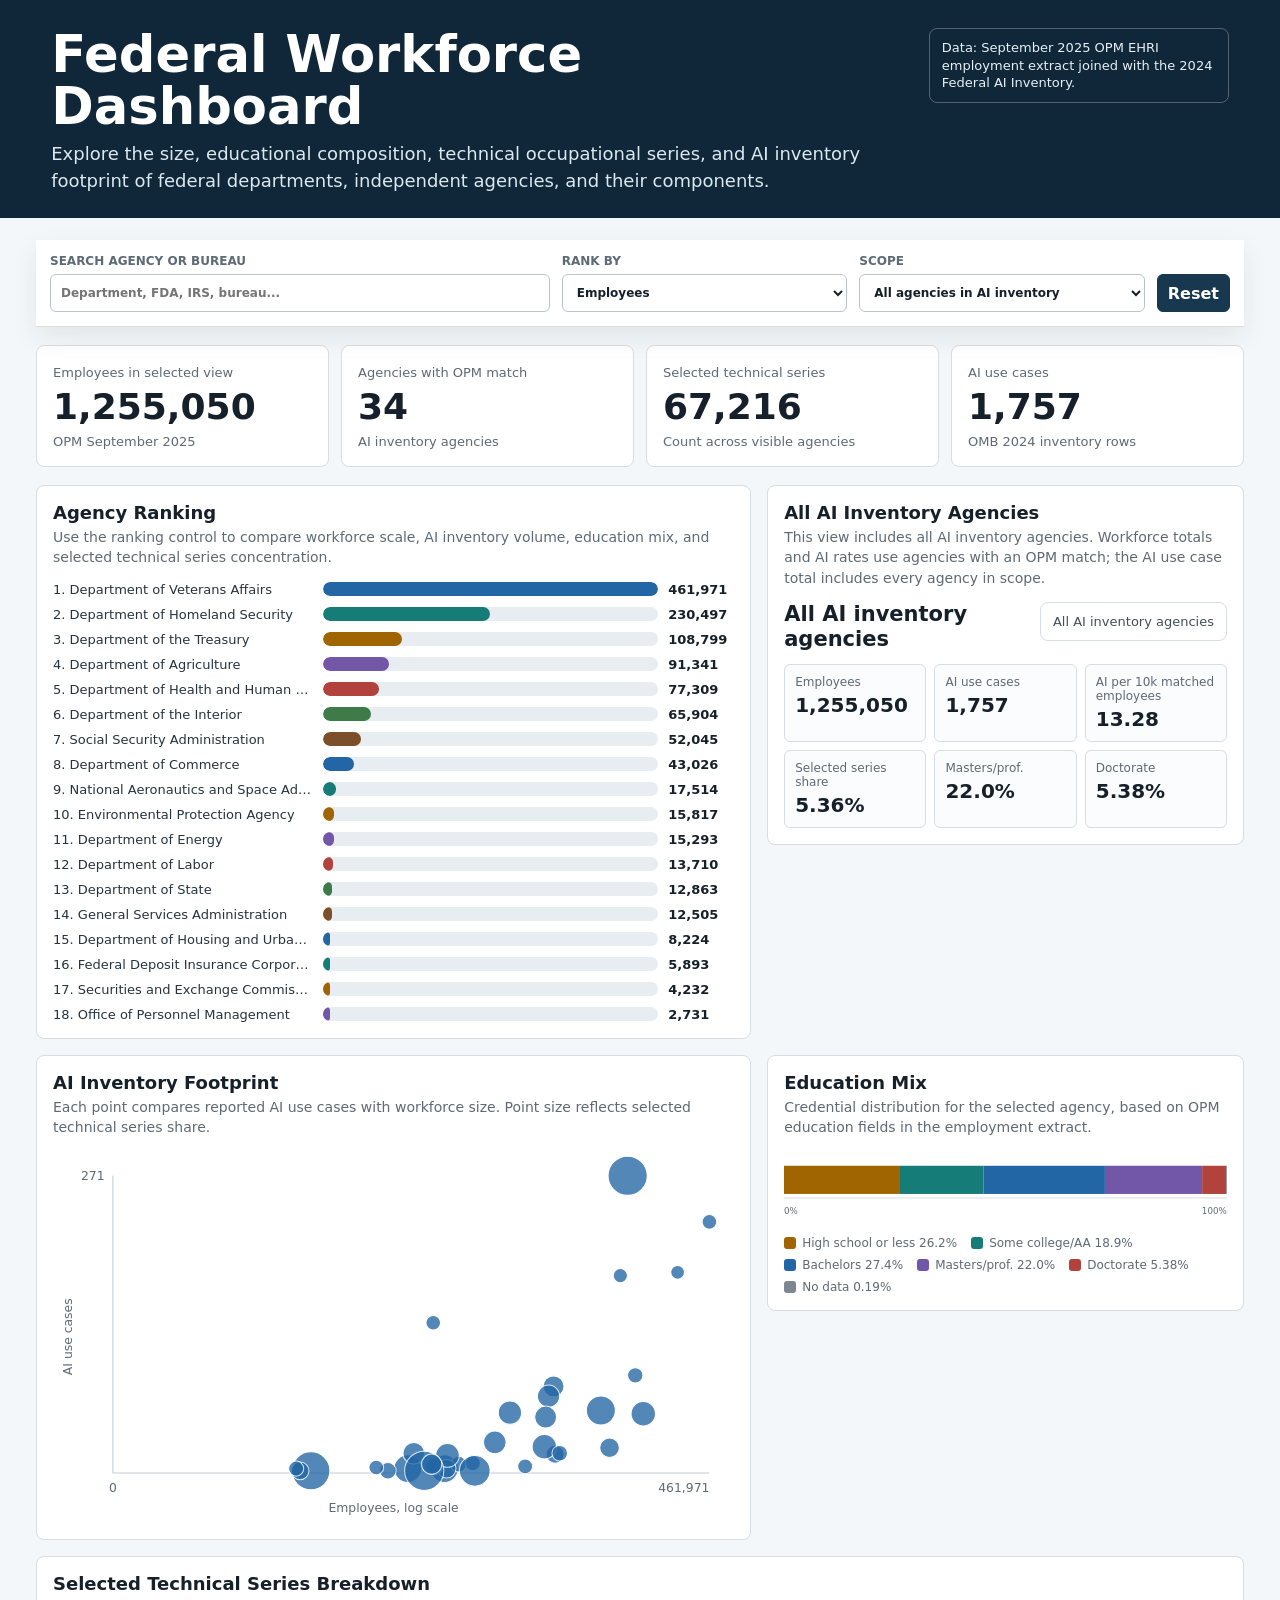
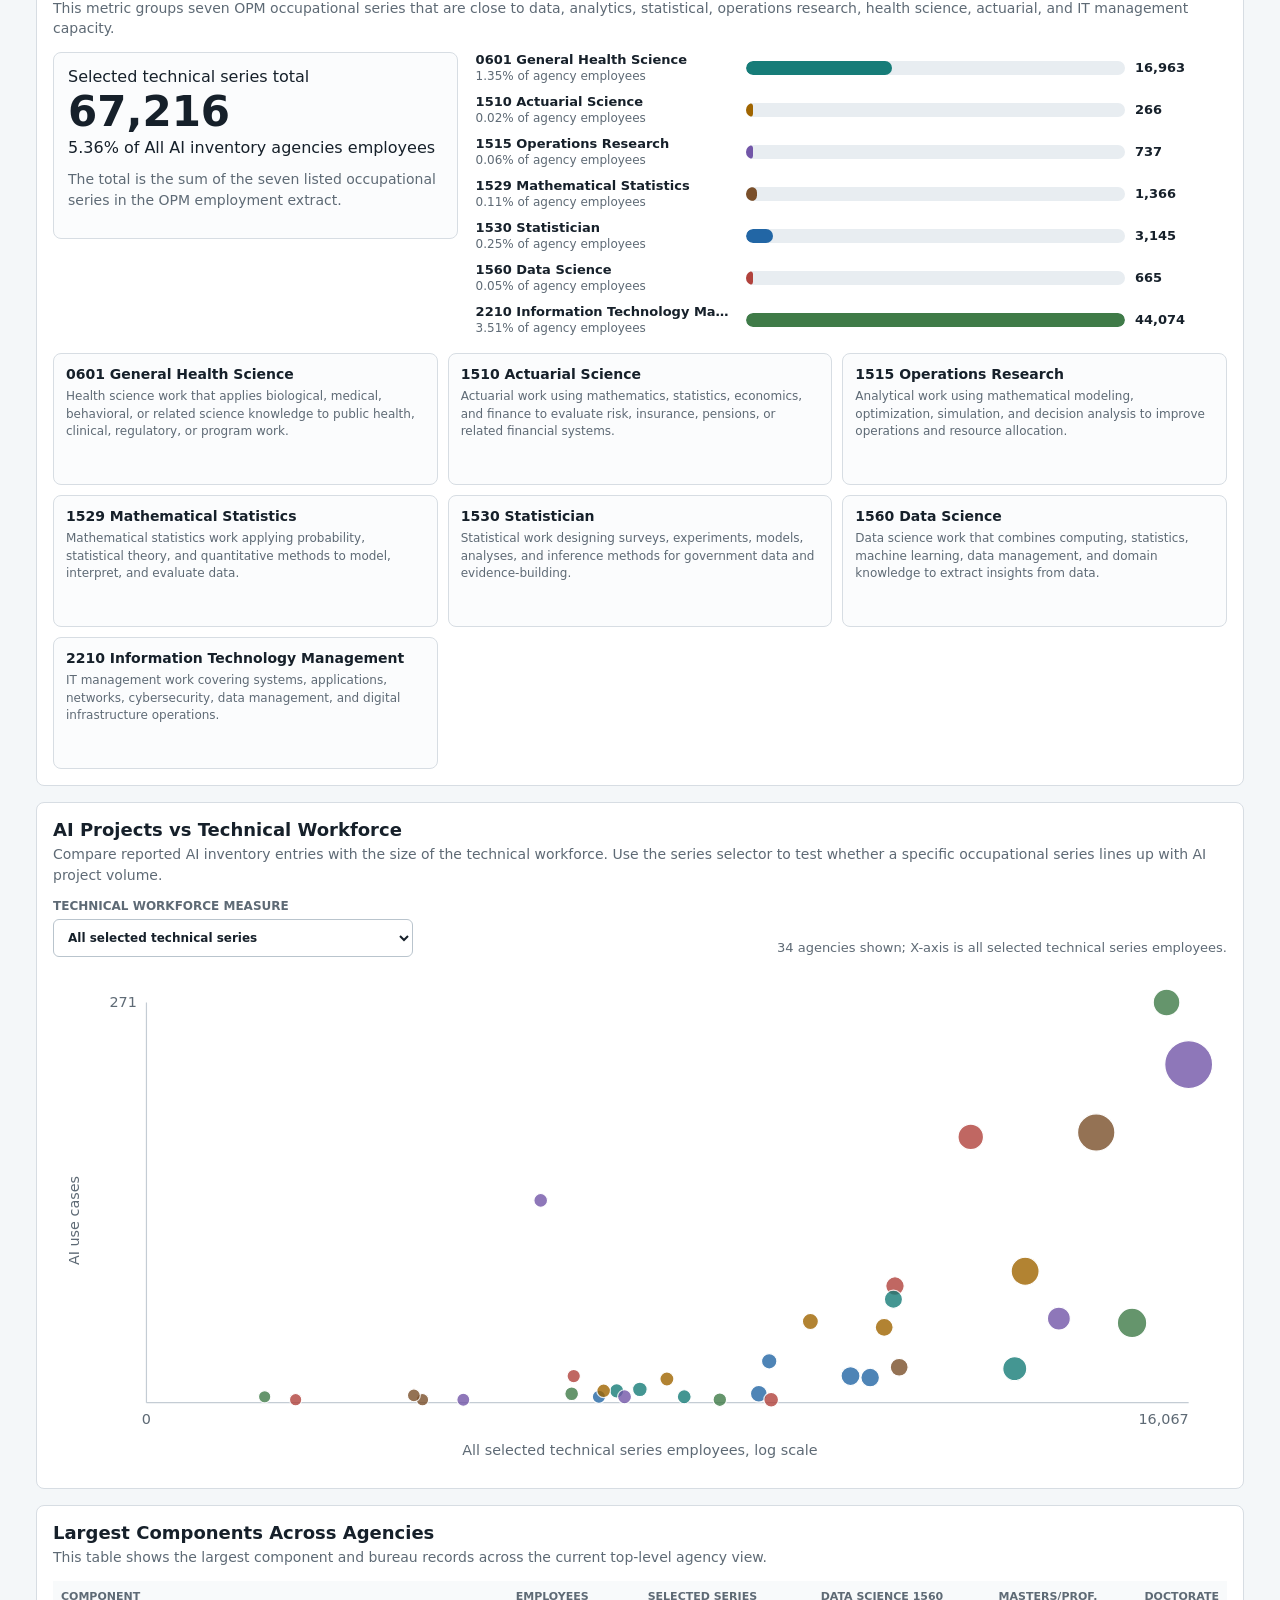
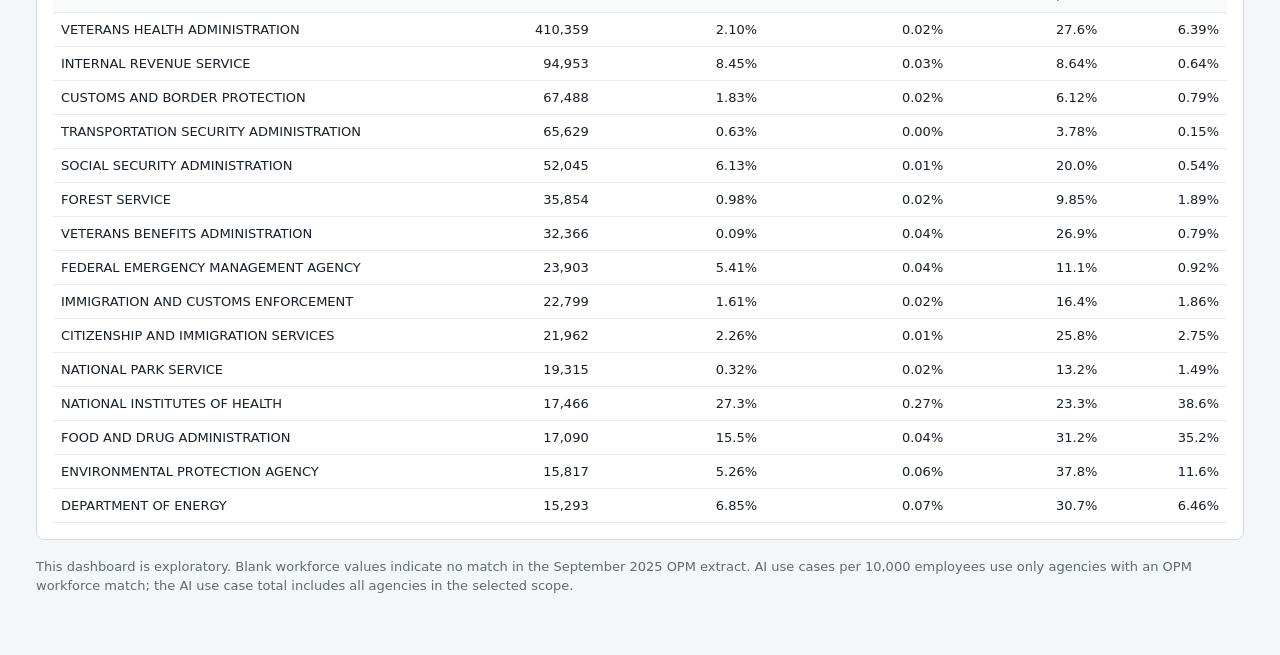
<file: research/federal-workforce/index.html>
<!doctype html>
<html lang="en">
<head>
  <meta charset="utf-8">
  <meta name="viewport" content="width=device-width, initial-scale=1">
  <title>Federal Workforce Dashboard</title>
  <style>
    :root {
      color-scheme: light;
      --ink: #16202a;
      --muted: #5e6a75;
      --line: #d7dde3;
      --panel: #ffffff;
      --wash: #f4f7f9;
      --blue: #2266a5;
      --teal: #167c78;
      --gold: #a06500;
      --red: #b1423c;
      --green: #3f7b48;
      --purple: #7256a8;
      --shadow: 0 10px 24px rgba(22, 32, 42, .08);
    }
    * { box-sizing: border-box; }
    body {
      margin: 0;
      font-family: "Public Sans", Inter, ui-sans-serif, system-ui, -apple-system, BlinkMacSystemFont, "Segoe UI", sans-serif;
      color: var(--ink);
      background: var(--wash);
      letter-spacing: 0;
    }
    header {
      background: #0f2738;
      color: white;
      padding: 28px clamp(18px, 4vw, 54px) 24px;
    }
    .topline {
      display: flex;
      justify-content: space-between;
      gap: 18px;
      align-items: flex-start;
      max-width: 1480px;
      margin: 0 auto;
    }
    h1 {
      margin: 0 0 8px;
      font-size: clamp(28px, 4vw, 54px);
      line-height: 1.02;
      font-weight: 760;
    }
    .dek {
      max-width: 860px;
      margin: 0;
      color: #dce8ef;
      font-size: clamp(15px, 1.8vw, 18px);
      line-height: 1.5;
    }
    .source-pill {
      flex: 0 0 auto;
      border: 1px solid rgba(255,255,255,.28);
      border-radius: 8px;
      padding: 10px 12px;
      color: #e7f0f5;
      font-size: 13px;
      line-height: 1.35;
      max-width: 300px;
    }
    main {
      max-width: 1480px;
      margin: 0 auto;
      padding: 22px clamp(14px, 3vw, 36px) 46px;
    }
    .toolbar {
      display: grid;
      grid-template-columns: minmax(210px, 1.4fr) minmax(170px, .8fr) minmax(170px, .8fr) auto;
      gap: 12px;
      align-items: end;
      background: white;
      border-bottom: 1px solid var(--line);
      padding: 14px;
      box-shadow: var(--shadow);
      position: sticky;
      top: 0;
      z-index: 5;
    }
    label {
      display: grid;
      gap: 6px;
      min-width: 0;
      color: var(--muted);
      font-size: 12px;
      font-weight: 700;
      text-transform: uppercase;
    }
    input, select, button {
      min-height: 38px;
      border: 1px solid #b9c4cd;
      border-radius: 6px;
      background: white;
      color: var(--ink);
      font: inherit;
      padding: 8px 10px;
    }
    input, select { width: 100%; min-width: 0; }
    button {
      cursor: pointer;
      background: #17384e;
      color: white;
      border-color: #17384e;
      font-weight: 700;
    }
    button:hover { background: #225573; }
    .metrics {
      display: grid;
      grid-template-columns: repeat(4, minmax(160px, 1fr));
      gap: 12px;
      margin: 18px 0;
    }
    .metric {
      background: white;
      border: 1px solid var(--line);
      border-radius: 8px;
      padding: 16px;
      min-height: 106px;
    }
    .metric b {
      display: block;
      font-size: clamp(24px, 3vw, 36px);
      line-height: 1.1;
      margin: 6px 0 4px;
    }
    .metric span { color: var(--muted); font-size: 13px; }
    .grid {
      display: grid;
      grid-template-columns: minmax(360px, 1.2fr) minmax(320px, .8fr);
      gap: 16px;
      align-items: start;
    }
    section {
      background: white;
      border: 1px solid var(--line);
      border-radius: 8px;
      padding: 16px;
      min-width: 0;
    }
    section h2 {
      margin: 0 0 4px;
      font-size: 18px;
    }
    section p {
      margin: 0 0 14px;
      color: var(--muted);
      line-height: 1.45;
      font-size: 14px;
    }
    .chart {
      min-height: 360px;
      width: 100%;
    }
    .bars {
      display: grid;
      gap: 10px;
    }
    .bar-row {
      display: grid;
      grid-template-columns: minmax(150px, 260px) 1fr minmax(66px, auto);
      align-items: center;
      gap: 10px;
      font-size: 13px;
    }
    .bar-label {
      overflow: hidden;
      text-overflow: ellipsis;
      white-space: nowrap;
      color: #26343f;
    }
    .bar-track {
      height: 14px;
      background: #e8edf1;
      border-radius: 999px;
      overflow: hidden;
    }
    .bar-fill {
      height: 100%;
      width: 0;
      background: var(--blue);
      border-radius: 999px;
      transition: width .25s ease;
    }
    .scatter svg, .stack svg {
      width: 100%;
      height: auto;
      display: block;
    }
    .dot { opacity: .78; cursor: pointer; }
    .dot:hover { opacity: 1; stroke-width: 2.5; }
    .axis text { fill: var(--muted); font-size: 12px; }
    .axis line, .axis path { stroke: #c4ccd4; }
    .agency-panel {
      display: grid;
      gap: 12px;
    }
    .agency-title {
      display: flex;
      justify-content: space-between;
      gap: 12px;
      align-items: flex-start;
    }
    .agency-title h3 {
      margin: 0;
      font-size: 21px;
      line-height: 1.2;
    }
    .mini-grid {
      display: grid;
      grid-template-columns: repeat(3, 1fr);
      gap: 8px;
    }
    .mini {
      border: 1px solid var(--line);
      border-radius: 6px;
      padding: 10px;
      min-height: 72px;
      background: #fbfcfd;
    }
    .mini span {
      display: block;
      color: var(--muted);
      font-size: 12px;
      margin-bottom: 4px;
    }
    .mini b { font-size: 20px; }
    .legend {
      display: flex;
      flex-wrap: wrap;
      gap: 8px 14px;
      margin-top: 10px;
      color: var(--muted);
      font-size: 12px;
    }
    .key {
      display: inline-flex;
      gap: 6px;
      align-items: center;
    }
    .swatch {
      width: 12px;
      height: 12px;
      border-radius: 3px;
      display: inline-block;
    }
    .wide {
      grid-column: 1 / -1;
    }
    .series-summary {
      display: grid;
      grid-template-columns: minmax(240px, .7fr) minmax(280px, 1.3fr);
      gap: 18px;
      align-items: start;
    }
    .series-total {
      border: 1px solid var(--line);
      border-radius: 8px;
      padding: 14px;
      background: #fbfcfd;
    }
    .series-total b {
      display: block;
      font-size: clamp(28px, 4vw, 42px);
      line-height: 1.05;
      margin: 4px 0;
    }
    .series-bars {
      display: grid;
      gap: 11px;
    }
    .series-row {
      display: grid;
      grid-template-columns: minmax(180px, 260px) 1fr minmax(92px, auto);
      gap: 10px;
      align-items: center;
      font-size: 13px;
    }
    .series-name {
      min-width: 0;
    }
    .series-name b,
    .series-name span {
      display: block;
      overflow: hidden;
      text-overflow: ellipsis;
      white-space: nowrap;
    }
    .series-name span {
      color: var(--muted);
      font-size: 12px;
      margin-top: 2px;
    }
    .definition-grid {
      display: grid;
      grid-template-columns: repeat(3, minmax(180px, 1fr));
      gap: 10px;
      margin-top: 18px;
    }
    .definition-card {
      border: 1px solid var(--line);
      border-radius: 8px;
      padding: 12px;
      background: #fbfcfd;
      min-height: 132px;
    }
    .definition-card b {
      display: block;
      margin-bottom: 6px;
      font-size: 14px;
    }
    .definition-card p {
      margin: 0;
      font-size: 12px;
      line-height: 1.45;
    }
    .relationship-controls {
      display: flex;
      justify-content: space-between;
      align-items: end;
      gap: 14px;
      margin-bottom: 12px;
    }
    .relationship-controls label {
      min-width: min(360px, 100%);
    }
    .relationship-meta {
      color: var(--muted);
      font-size: 13px;
      line-height: 1.35;
      text-align: right;
    }
    .relationship-chart svg {
      width: 100%;
      height: auto;
      display: block;
    }
    .relationship-dot {
      opacity: .8;
      cursor: pointer;
    }
    .relationship-dot:hover {
      opacity: 1;
      stroke-width: 2.5;
    }
    .empty-chart {
      min-height: 240px;
      display: grid;
      place-items: center;
      color: var(--muted);
      border: 1px dashed var(--line);
      border-radius: 8px;
      background: #fbfcfd;
      text-align: center;
      padding: 18px;
    }
    table {
      width: 100%;
      border-collapse: collapse;
      font-size: 13px;
    }
    th, td {
      padding: 9px 8px;
      border-bottom: 1px solid #e5eaee;
      text-align: right;
      vertical-align: top;
    }
    th:first-child, td:first-child { text-align: left; }
    th {
      color: var(--muted);
      font-size: 11px;
      text-transform: uppercase;
      letter-spacing: 0;
      background: #f8fafb;
    }
    .ranked {
      margin-top: 16px;
    }
    .note {
      color: var(--muted);
      font-size: 13px;
      line-height: 1.45;
      margin-top: 18px;
    }
    @media (max-width: 980px) {
      .toolbar, .grid, .metrics {
        grid-template-columns: 1fr;
      }
      .toolbar { position: static; }
      .source-pill { max-width: none; }
      .topline { flex-direction: column; }
      .mini-grid { grid-template-columns: 1fr; }
      .series-summary, .definition-grid { grid-template-columns: 1fr; }
      .relationship-controls { align-items: stretch; flex-direction: column; }
      .relationship-meta { text-align: left; }
      .series-row { grid-template-columns: minmax(120px, 190px) 1fr 76px; }
      .bar-row { grid-template-columns: minmax(110px, 180px) 1fr 58px; }
    }
  </style>
</head>
<body>
  <header>
    <div class="topline">
      <div>
        <h1>Federal Workforce Dashboard</h1>
        <p class="dek">Explore the size, educational composition, technical occupational series, and AI inventory footprint of federal departments, independent agencies, and their components.</p>
      </div>
      <div class="source-pill">Data: September 2025 OPM EHRI employment extract joined with the 2024 Federal AI Inventory.</div>
    </div>
  </header>

  <main>
    <div class="toolbar" role="region" aria-label="Dashboard controls">
      <label>Search agency or bureau
        <input id="search" type="search" placeholder="Department, FDA, IRS, bureau...">
      </label>
      <label>Rank by
        <select id="rankMetric">
          <option value="opm_employee_count_2025_09">Employees</option>
          <option value="opm_pct_selected_series_total">Selected technical series percent</option>
          <option value="ai_use_case_count">AI use cases</option>
          <option value="ai_per_10k">AI use cases per 10k employees</option>
          <option value="opm_pct_masters_or_professional_degree">Masters/professional degree percent</option>
          <option value="opm_pct_doctorate_degree">Doctorate percent</option>
        </select>
      </label>
      <label>Scope
        <select id="agencySelect"></select>
      </label>
      <button id="reset" type="button">Reset</button>
    </div>

    <div class="metrics">
      <div class="metric"><span>Employees in selected view</span><b id="kpiEmployees">0</b><span>OPM September 2025</span></div>
      <div class="metric"><span>Agencies with OPM match</span><b id="kpiAgencies">0</b><span>AI inventory agencies</span></div>
      <div class="metric"><span>Selected technical series</span><b id="kpiTech">0</b><span>Count across visible agencies</span></div>
      <div class="metric"><span>AI use cases</span><b id="kpiAi">0</b><span>OMB 2024 inventory rows</span></div>
    </div>

    <div class="grid">
      <section>
        <h2 id="rankingTitle">Agency Ranking</h2>
        <p id="rankingCopy">Use the ranking control to compare workforce scale, AI inventory volume, education mix, and selected technical series concentration.</p>
        <div id="barChart" class="chart bars" aria-live="polite"></div>
      </section>

      <section>
        <h2 id="scopeTitle">Selected Scope</h2>
        <p id="scopeCopy">Start from all agencies, then select a department or independent agency to inspect its component records where available.</p>
        <div id="agencyPanel" class="agency-panel"></div>
      </section>

      <section>
        <h2>AI Inventory Footprint</h2>
        <p>Each point compares reported AI use cases with workforce size. Point size reflects selected technical series share.</p>
        <div id="scatter" class="chart scatter"></div>
      </section>

      <section>
        <h2>Education Mix</h2>
        <p>Credential distribution for the selected agency, based on OPM education fields in the employment extract.</p>
        <div id="stack" class="stack"></div>
        <div id="eduLegend" class="legend"></div>
      </section>

      <section class="wide">
        <h2>Selected Technical Series Breakdown</h2>
        <p>This metric groups seven OPM occupational series that are close to data, analytics, statistical, operations research, health science, actuarial, and IT management capacity.</p>
        <div id="seriesBreakdown" class="series-summary"></div>
        <div id="seriesDefinitions" class="definition-grid"></div>
      </section>

      <section class="wide">
        <h2>AI Projects vs Technical Workforce</h2>
        <p>Compare reported AI inventory entries with the size of the technical workforce. Use the series selector to test whether a specific occupational series lines up with AI project volume.</p>
        <div class="relationship-controls">
          <label>Technical workforce measure
            <select id="relationshipSeries"></select>
          </label>
          <div id="relationshipMeta" class="relationship-meta"></div>
        </div>
        <div id="relationshipChart" class="chart relationship-chart"></div>
      </section>
    </div>

    <section class="ranked">
      <h2 id="subagencyTitle">Largest Subagencies</h2>
      <p id="subagencyCopy">Component and bureau records are enriched with education percentages and selected occupational series where available.</p>
      <div style="overflow:auto">
        <table>
          <thead>
            <tr>
              <th id="componentHeader">Component</th>
              <th>Employees</th>
              <th>Selected series</th>
              <th>Data science 1560</th>
              <th>Masters/prof.</th>
              <th>Doctorate</th>
            </tr>
          </thead>
          <tbody id="subagencyRows"></tbody>
        </table>
      </div>
    </section>

    <p class="note">This dashboard is exploratory. Blank workforce values indicate no match in the September 2025 OPM extract. AI use cases per 10,000 employees use only agencies with an OPM workforce match; the AI use case total includes all agencies in the selected scope.</p>
  </main>

  <script>
    const DATA = {"source_note":"OPM EHRI employment snapshot September 2025; OMB 2024 Federal AI Inventory.","agencies":[{"agency":"Board of Governors of the Federal Reserve System","ai_use_case_count":50,"ai_impact_count":0,"opm_employee_count_2025_09":null,"opm_cfo_act_agency_indicator":null,"opm_scope_group":null,"opm_component_agencies_included":null,"opm_pct_high_school_or_less":null,"opm_pct_some_college_or_associates_degree":null,"opm_pct_bachelors_degree":null,"opm_pct_masters_or_professional_degree":null,"opm_pct_doctorate_degree":null,"opm_pct_no_data_reported":null,"opm_pct_selected_series_total":null,"opm_pct_data_science_1560":null,"opm_pct_general_health_science_0601":null,"opm_pct_actuarial_science_1510":null,"opm_pct_operations_research_1515":null,"opm_pct_mathematical_statistics_1529":null,"opm_pct_statistician_1530":null,"opm_pct_it_specialist_data_management_2210":null,"opm_count_selected_series_total":null,"opm_count_data_science_1560":null,"opm_count_general_health_science_0601":null,"opm_count_actuarial_science_1510":null,"opm_count_operations_research_1515":null,"opm_count_mathematical_statistics_1529":null,"opm_count_statistician_1530":null,"opm_count_it_specialist_data_management_2210":null},{"agency":"Commodity Futures Trading Commission","ai_use_case_count":4,"ai_impact_count":1,"opm_employee_count_2025_09":631,"opm_cfo_act_agency_indicator":"OTHER AGENCY","opm_scope_group":"Other independent agency","opm_component_agencies_included":"Commodity Futures Trading Commission","opm_pct_high_school_or_less":3.0111,"opm_pct_some_college_or_associates_degree":5.8637,"opm_pct_bachelors_degree":30.4279,"opm_pct_masters_or_professional_degree":54.8336,"opm_pct_doctorate_degree":5.8637,"opm_pct_no_data_reported":0,"opm_pct_selected_series_total":10.4596,"opm_pct_data_science_1560":0.1585,"opm_pct_general_health_science_0601":0,"opm_pct_actuarial_science_1510":0,"opm_pct_operations_research_1515":0,"opm_pct_mathematical_statistics_1529":0,"opm_pct_statistician_1530":0,"opm_pct_it_specialist_data_management_2210":10.3011,"opm_count_selected_series_total":66,"opm_count_data_science_1560":1,"opm_count_general_health_science_0601":0,"opm_count_actuarial_science_1510":0,"opm_count_operations_research_1515":0,"opm_count_mathematical_statistics_1529":0,"opm_count_statistician_1530":0,"opm_count_it_specialist_data_management_2210":65},{"agency":"Consumer Financial Protection Bureau","ai_use_case_count":4,"ai_impact_count":0,"opm_employee_count_2025_09":1408,"opm_cfo_act_agency_indicator":"OTHER AGENCY","opm_scope_group":"Other independent agency","opm_component_agencies_included":"Federal Reserve System","opm_pct_high_school_or_less":16.4062,"opm_pct_some_college_or_associates_degree":4.4034,"opm_pct_bachelors_degree":29.6165,"opm_pct_masters_or_professional_degree":32.3864,"opm_pct_doctorate_degree":17.1875,"opm_pct_no_data_reported":0,"opm_pct_selected_series_total":10.4403,"opm_pct_data_science_1560":0.5682,"opm_pct_general_health_science_0601":0,"opm_pct_actuarial_science_1510":0,"opm_pct_operations_research_1515":0,"opm_pct_mathematical_statistics_1529":0,"opm_pct_statistician_1530":0.2131,"opm_pct_it_specialist_data_management_2210":9.6591,"opm_count_selected_series_total":147,"opm_count_data_science_1560":8,"opm_count_general_health_science_0601":0,"opm_count_actuarial_science_1510":0,"opm_count_operations_research_1515":0,"opm_count_mathematical_statistics_1529":0,"opm_count_statistician_1530":3,"opm_count_it_specialist_data_management_2210":136},{"agency":"Department of Agriculture","ai_use_case_count":89,"ai_impact_count":4,"opm_employee_count_2025_09":91341,"opm_cfo_act_agency_indicator":"CFO ACT AGENCY","opm_scope_group":"CFO Act","opm_component_agencies_included":"Department of Agriculture","opm_pct_high_school_or_less":32.4969,"opm_pct_some_college_or_associates_degree":18.616,"opm_pct_bachelors_degree":31.4021,"opm_pct_masters_or_professional_degree":13.0248,"opm_pct_doctorate_degree":4.4569,"opm_pct_no_data_reported":0.0033,"opm_pct_selected_series_total":3.8482,"opm_pct_data_science_1560":0.0317,"opm_pct_general_health_science_0601":0.0219,"opm_pct_actuarial_science_1510":0.0022,"opm_pct_operations_research_1515":0.0088,"opm_pct_mathematical_statistics_1529":0.1368,"opm_pct_statistician_1530":0.577,"opm_pct_it_specialist_data_management_2210":3.0698,"opm_count_selected_series_total":3515,"opm_count_data_science_1560":29,"opm_count_general_health_science_0601":20,"opm_count_actuarial_science_1510":2,"opm_count_operations_research_1515":8,"opm_count_mathematical_statistics_1529":125,"opm_count_statistician_1530":527,"opm_count_it_specialist_data_management_2210":2804},{"agency":"Department of Commerce","ai_use_case_count":57,"ai_impact_count":0,"opm_employee_count_2025_09":43026,"opm_cfo_act_agency_indicator":"CFO ACT AGENCY","opm_scope_group":"CFO Act","opm_component_agencies_included":"Department of Commerce","opm_pct_high_school_or_less":22.0425,"opm_pct_some_college_or_associates_degree":8.3182,"opm_pct_bachelors_degree":33.8749,"opm_pct_masters_or_professional_degree":26.2516,"opm_pct_doctorate_degree":9.4919,"opm_pct_no_data_reported":0.0209,"opm_pct_selected_series_total":11.1793,"opm_pct_data_science_1560":0.1302,"opm_pct_general_health_science_0601":0.0139,"opm_pct_actuarial_science_1510":0,"opm_pct_operations_research_1515":0.0674,"opm_pct_mathematical_statistics_1529":0.8367,"opm_pct_statistician_1530":3.2585,"opm_pct_it_specialist_data_management_2210":6.8726,"opm_count_selected_series_total":4810,"opm_count_data_science_1560":56,"opm_count_general_health_science_0601":6,"opm_count_actuarial_science_1510":0,"opm_count_operations_research_1515":29,"opm_count_mathematical_statistics_1529":360,"opm_count_statistician_1530":1402,"opm_count_it_specialist_data_management_2210":2957},{"agency":"Department of Energy","ai_use_case_count":79,"ai_impact_count":3,"opm_employee_count_2025_09":15293,"opm_cfo_act_agency_indicator":"CFO ACT AGENCY","opm_scope_group":"CFO Act","opm_component_agencies_included":"Department of Energy","opm_pct_high_school_or_less":18.0409,"opm_pct_some_college_or_associates_degree":14.7911,"opm_pct_bachelors_degree":29.9287,"opm_pct_masters_or_professional_degree":30.7461,"opm_pct_doctorate_degree":6.4605,"opm_pct_no_data_reported":0.0327,"opm_pct_selected_series_total":6.8528,"opm_pct_data_science_1560":0.0719,"opm_pct_general_health_science_0601":0.0327,"opm_pct_actuarial_science_1510":0.0065,"opm_pct_operations_research_1515":0.6474,"opm_pct_mathematical_statistics_1529":0.2943,"opm_pct_statistician_1530":0.412,"opm_pct_it_specialist_data_management_2210":5.3881,"opm_count_selected_series_total":1048,"opm_count_data_science_1560":11,"opm_count_general_health_science_0601":5,"opm_count_actuarial_science_1510":1,"opm_count_operations_research_1515":99,"opm_count_mathematical_statistics_1529":45,"opm_count_statistician_1530":63,"opm_count_it_specialist_data_management_2210":824},{"agency":"Department of Health and Human Services","ai_use_case_count":271,"ai_impact_count":4,"opm_employee_count_2025_09":77309,"opm_cfo_act_agency_indicator":"CFO ACT AGENCY","opm_scope_group":"CFO Act","opm_component_agencies_included":"Department of Health and Human Services","opm_pct_high_school_or_less":10.1631,"opm_pct_some_college_or_associates_degree":14.4123,"opm_pct_bachelors_degree":22.8796,"opm_pct_masters_or_professional_degree":30.4078,"opm_pct_doctorate_degree":22.1371,"opm_pct_no_data_reported":0,"opm_pct_selected_series_total":16.9217,"opm_pct_data_science_1560":0.1772,"opm_pct_general_health_science_0601":10.872,"opm_pct_actuarial_science_1510":0.0802,"opm_pct_operations_research_1515":0.15,"opm_pct_mathematical_statistics_1529":0.7632,"opm_pct_statistician_1530":0.5536,"opm_pct_it_specialist_data_management_2210":4.3255,"opm_count_selected_series_total":13082,"opm_count_data_science_1560":137,"opm_count_general_health_science_0601":8405,"opm_count_actuarial_science_1510":62,"opm_count_operations_research_1515":116,"opm_count_mathematical_statistics_1529":590,"opm_count_statistician_1530":428,"opm_count_it_specialist_data_management_2210":3344},{"agency":"Department of Homeland Security","ai_use_case_count":183,"ai_impact_count":34,"opm_employee_count_2025_09":230497,"opm_cfo_act_agency_indicator":"CFO ACT AGENCY","opm_scope_group":"CFO Act","opm_component_agencies_included":"Department of Homeland Security","opm_pct_high_school_or_less":36.3506,"opm_pct_some_college_or_associates_degree":24.314,"opm_pct_bachelors_degree":27.0186,"opm_pct_masters_or_professional_degree":10.9845,"opm_pct_doctorate_degree":1.0703,"opm_pct_no_data_reported":0.262,"opm_pct_selected_series_total":2.9527,"opm_pct_data_science_1560":0.0234,"opm_pct_general_health_science_0601":0.0143,"opm_pct_actuarial_science_1510":0.0026,"opm_pct_operations_research_1515":0.0998,"opm_pct_mathematical_statistics_1529":0.0026,"opm_pct_statistician_1530":0.0447,"opm_pct_it_specialist_data_management_2210":2.7653,"opm_count_selected_series_total":6806,"opm_count_data_science_1560":54,"opm_count_general_health_science_0601":33,"opm_count_actuarial_science_1510":6,"opm_count_operations_research_1515":230,"opm_count_mathematical_statistics_1529":6,"opm_count_statistician_1530":103,"opm_count_it_specialist_data_management_2210":6374},{"agency":"Department of Housing and Urban Development","ai_use_case_count":6,"ai_impact_count":1,"opm_employee_count_2025_09":8224,"opm_cfo_act_agency_indicator":"CFO ACT AGENCY","opm_scope_group":"CFO Act","opm_component_agencies_included":"Department of Housing and Urban Development","opm_pct_high_school_or_less":26.8118,"opm_pct_some_college_or_associates_degree":9.6182,"opm_pct_bachelors_degree":29.0613,"opm_pct_masters_or_professional_degree":30.1192,"opm_pct_doctorate_degree":4.3774,"opm_pct_no_data_reported":0.0122,"opm_pct_selected_series_total":3.5871,"opm_pct_data_science_1560":0.1946,"opm_pct_general_health_science_0601":0,"opm_pct_actuarial_science_1510":0.0365,"opm_pct_operations_research_1515":0.0243,"opm_pct_mathematical_statistics_1529":0.0122,"opm_pct_statistician_1530":0.0365,"opm_pct_it_specialist_data_management_2210":3.2831,"opm_count_selected_series_total":295,"opm_count_data_science_1560":16,"opm_count_general_health_science_0601":0,"opm_count_actuarial_science_1510":3,"opm_count_operations_research_1515":2,"opm_count_mathematical_statistics_1529":1,"opm_count_statistician_1530":3,"opm_count_it_specialist_data_management_2210":270},{"agency":"Department of Labor","ai_use_case_count":70,"ai_impact_count":2,"opm_employee_count_2025_09":13710,"opm_cfo_act_agency_indicator":"CFO ACT AGENCY","opm_scope_group":"CFO Act","opm_component_agencies_included":"Department of Labor","opm_pct_high_school_or_less":28.3078,"opm_pct_some_college_or_associates_degree":9.256,"opm_pct_bachelors_degree":33.1947,"opm_pct_masters_or_professional_degree":25.2589,"opm_pct_doctorate_degree":3.9825,"opm_pct_no_data_reported":0,"opm_pct_selected_series_total":7.5346,"opm_pct_data_science_1560":0.2772,"opm_pct_general_health_science_0601":0.2115,"opm_pct_actuarial_science_1510":0.0365,"opm_pct_operations_research_1515":0.0584,"opm_pct_mathematical_statistics_1529":0.7294,"opm_pct_statistician_1530":0.7294,"opm_pct_it_specialist_data_management_2210":5.4923,"opm_count_selected_series_total":1033,"opm_count_data_science_1560":38,"opm_count_general_health_science_0601":29,"opm_count_actuarial_science_1510":5,"opm_count_operations_research_1515":8,"opm_count_mathematical_statistics_1529":100,"opm_count_statistician_1530":100,"opm_count_it_specialist_data_management_2210":753},{"agency":"Department of State","ai_use_case_count":51,"ai_impact_count":0,"opm_employee_count_2025_09":12863,"opm_cfo_act_agency_indicator":"CFO ACT AGENCY","opm_scope_group":"CFO Act","opm_component_agencies_included":"Department of State","opm_pct_high_school_or_less":18.5493,"opm_pct_some_college_or_associates_degree":7.0979,"opm_pct_bachelors_degree":32.4186,"opm_pct_masters_or_professional_degree":36.3057,"opm_pct_doctorate_degree":5.5042,"opm_pct_no_data_reported":0.1244,"opm_pct_selected_series_total":7.37,"opm_pct_data_science_1560":0.2255,"opm_pct_general_health_science_0601":0.0855,"opm_pct_actuarial_science_1510":0,"opm_pct_operations_research_1515":0,"opm_pct_mathematical_statistics_1529":0,"opm_pct_statistician_1530":0.0233,"opm_pct_it_specialist_data_management_2210":7.0357,"opm_count_selected_series_total":948,"opm_count_data_science_1560":29,"opm_count_general_health_science_0601":11,"opm_count_actuarial_science_1510":0,"opm_count_operations_research_1515":0,"opm_count_mathematical_statistics_1529":0,"opm_count_statistician_1530":3,"opm_count_it_specialist_data_management_2210":905},{"agency":"Department of Veterans Affairs","ai_use_case_count":229,"ai_impact_count":145,"opm_employee_count_2025_09":461971,"opm_cfo_act_agency_indicator":"CFO ACT AGENCY","opm_scope_group":"CFO Act","opm_component_agencies_included":"Department of Veterans Affairs","opm_pct_high_school_or_less":17.8715,"opm_pct_some_college_or_associates_degree":24.0058,"opm_pct_bachelors_degree":24.644,"opm_pct_masters_or_professional_degree":27.6942,"opm_pct_doctorate_degree":5.7841,"opm_pct_no_data_reported":0.0004,"opm_pct_selected_series_total":3.4779,"opm_pct_data_science_1560":0.0206,"opm_pct_general_health_science_0601":1.8021,"opm_pct_actuarial_science_1510":0.0032,"opm_pct_operations_research_1515":0.0037,"opm_pct_mathematical_statistics_1529":0.0058,"opm_pct_statistician_1530":0.0543,"opm_pct_it_specialist_data_management_2210":1.5882,"opm_count_selected_series_total":16067,"opm_count_data_science_1560":95,"opm_count_general_health_science_0601":8325,"opm_count_actuarial_science_1510":15,"opm_count_operations_research_1515":17,"opm_count_mathematical_statistics_1529":27,"opm_count_statistician_1530":251,"opm_count_it_specialist_data_management_2210":7337},{"agency":"Department of the Interior","ai_use_case_count":180,"ai_impact_count":0,"opm_employee_count_2025_09":65904,"opm_cfo_act_agency_indicator":"CFO ACT AGENCY","opm_scope_group":"CFO Act","opm_component_agencies_included":"Department of the Interior","opm_pct_high_school_or_less":26.4703,"opm_pct_some_college_or_associates_degree":14.2328,"opm_pct_bachelors_degree":33.6611,"opm_pct_masters_or_professional_degree":18.926,"opm_pct_doctorate_degree":4.2714,"opm_pct_no_data_reported":2.4384,"opm_pct_selected_series_total":3.2168,"opm_pct_data_science_1560":0.0349,"opm_pct_general_health_science_0601":0.0076,"opm_pct_actuarial_science_1510":0,"opm_pct_operations_research_1515":0.0076,"opm_pct_mathematical_statistics_1529":0.0106,"opm_pct_statistician_1530":0.047,"opm_pct_it_specialist_data_management_2210":3.1091,"opm_count_selected_series_total":2120,"opm_count_data_science_1560":23,"opm_count_general_health_science_0601":5,"opm_count_actuarial_science_1510":0,"opm_count_operations_research_1515":5,"opm_count_mathematical_statistics_1529":7,"opm_count_statistician_1530":31,"opm_count_it_specialist_data_management_2210":2049},{"agency":"Department of the Treasury","ai_use_case_count":54,"ai_impact_count":2,"opm_employee_count_2025_09":108799,"opm_cfo_act_agency_indicator":"CFO ACT AGENCY","opm_scope_group":"CFO Act","opm_component_agencies_included":"Department of the Treasury","opm_pct_high_school_or_less":62.7579,"opm_pct_some_college_or_associates_degree":8.1867,"opm_pct_bachelors_degree":18.0167,"opm_pct_masters_or_professional_degree":10.0874,"opm_pct_doctorate_degree":0.9513,"opm_pct_no_data_reported":0,"opm_pct_selected_series_total":8.7262,"opm_pct_data_science_1560":0.0303,"opm_pct_general_health_science_0601":0,"opm_pct_actuarial_science_1510":0.0239,"opm_pct_operations_research_1515":0.1406,"opm_pct_mathematical_statistics_1529":0.0607,"opm_pct_statistician_1530":0.1131,"opm_pct_it_specialist_data_management_2210":8.3576,"opm_count_selected_series_total":9494,"opm_count_data_science_1560":33,"opm_count_general_health_science_0601":0,"opm_count_actuarial_science_1510":26,"opm_count_operations_research_1515":153,"opm_count_mathematical_statistics_1529":66,"opm_count_statistician_1530":123,"opm_count_it_specialist_data_management_2210":9093},{"agency":"Election Assistance Commission","ai_use_case_count":2,"ai_impact_count":0,"opm_employee_count_2025_09":75,"opm_cfo_act_agency_indicator":"OTHER AGENCY","opm_scope_group":"Other independent agency","opm_component_agencies_included":"Election Assistance Commission","opm_pct_high_school_or_less":100,"opm_pct_some_college_or_associates_degree":0,"opm_pct_bachelors_degree":0,"opm_pct_masters_or_professional_degree":0,"opm_pct_doctorate_degree":0,"opm_pct_no_data_reported":0,"opm_pct_selected_series_total":16,"opm_pct_data_science_1560":0,"opm_pct_general_health_science_0601":0,"opm_pct_actuarial_science_1510":0,"opm_pct_operations_research_1515":0,"opm_pct_mathematical_statistics_1529":0,"opm_pct_statistician_1530":0,"opm_pct_it_specialist_data_management_2210":16,"opm_count_selected_series_total":12,"opm_count_data_science_1560":0,"opm_count_general_health_science_0601":0,"opm_count_actuarial_science_1510":0,"opm_count_operations_research_1515":0,"opm_count_mathematical_statistics_1529":0,"opm_count_statistician_1530":0,"opm_count_it_specialist_data_management_2210":12},{"agency":"Environmental Protection Agency","ai_use_case_count":17,"ai_impact_count":1,"opm_employee_count_2025_09":15817,"opm_cfo_act_agency_indicator":"CFO ACT AGENCY","opm_scope_group":"CFO Act","opm_component_agencies_included":"Environmental Protection Agency","opm_pct_high_school_or_less":7.4224,"opm_pct_some_college_or_associates_degree":6.4045,"opm_pct_bachelors_degree":36.2711,"opm_pct_masters_or_professional_degree":37.839,"opm_pct_doctorate_degree":11.5951,"opm_pct_no_data_reported":0.4679,"opm_pct_selected_series_total":5.2602,"opm_pct_data_science_1560":0.0632,"opm_pct_general_health_science_0601":0.569,"opm_pct_actuarial_science_1510":0,"opm_pct_operations_research_1515":0.0063,"opm_pct_mathematical_statistics_1529":0.1138,"opm_pct_statistician_1530":0.1454,"opm_pct_it_specialist_data_management_2210":4.3624,"opm_count_selected_series_total":832,"opm_count_data_science_1560":10,"opm_count_general_health_science_0601":90,"opm_count_actuarial_science_1510":0,"opm_count_operations_research_1515":1,"opm_count_mathematical_statistics_1529":18,"opm_count_statistician_1530":23,"opm_count_it_specialist_data_management_2210":690},{"agency":"Equal Employment Opportunity Commission","ai_use_case_count":8,"ai_impact_count":0,"opm_employee_count_2025_09":1920,"opm_cfo_act_agency_indicator":"OTHER AGENCY","opm_scope_group":"Other independent agency","opm_component_agencies_included":"Equal Employment Opportunity Commission","opm_pct_high_school_or_less":13.2812,"opm_pct_some_college_or_associates_degree":14.3229,"opm_pct_bachelors_degree":29.7917,"opm_pct_masters_or_professional_degree":39.6875,"opm_pct_doctorate_degree":2.8646,"opm_pct_no_data_reported":0.0521,"opm_pct_selected_series_total":4.0625,"opm_pct_data_science_1560":0,"opm_pct_general_health_science_0601":0,"opm_pct_actuarial_science_1510":0,"opm_pct_operations_research_1515":0,"opm_pct_mathematical_statistics_1529":0,"opm_pct_statistician_1530":1.0938,"opm_pct_it_specialist_data_management_2210":2.9688,"opm_count_selected_series_total":78,"opm_count_data_science_1560":0,"opm_count_general_health_science_0601":0,"opm_count_actuarial_science_1510":0,"opm_count_operations_research_1515":0,"opm_count_mathematical_statistics_1529":0,"opm_count_statistician_1530":21,"opm_count_it_specialist_data_management_2210":57},{"agency":"Federal Deposit Insurance Corporation","ai_use_case_count":55,"ai_impact_count":1,"opm_employee_count_2025_09":5893,"opm_cfo_act_agency_indicator":"OTHER AGENCY","opm_scope_group":"Other independent agency","opm_component_agencies_included":"Federal Deposit Insurance Corporation","opm_pct_high_school_or_less":6.1938,"opm_pct_some_college_or_associates_degree":12.9815,"opm_pct_bachelors_degree":50.6024,"opm_pct_masters_or_professional_degree":25.1315,"opm_pct_doctorate_degree":5.0908,"opm_pct_no_data_reported":0,"opm_pct_selected_series_total":8.0943,"opm_pct_data_science_1560":0.5939,"opm_pct_general_health_science_0601":0,"opm_pct_actuarial_science_1510":0,"opm_pct_operations_research_1515":0,"opm_pct_mathematical_statistics_1529":0,"opm_pct_statistician_1530":0.0339,"opm_pct_it_specialist_data_management_2210":7.4665,"opm_count_selected_series_total":477,"opm_count_data_science_1560":35,"opm_count_general_health_science_0601":0,"opm_count_actuarial_science_1510":0,"opm_count_operations_research_1515":0,"opm_count_mathematical_statistics_1529":0,"opm_count_statistician_1530":2,"opm_count_it_specialist_data_management_2210":440},{"agency":"Federal Energy Regulatory Commission","ai_use_case_count":4,"ai_impact_count":0,"opm_employee_count_2025_09":1475,"opm_cfo_act_agency_indicator":"CFO ACT AGENCY","opm_scope_group":"Other independent agency","opm_component_agencies_included":"Department of Energy","opm_pct_high_school_or_less":4.5424,"opm_pct_some_college_or_associates_degree":4.8814,"opm_pct_bachelors_degree":31.3898,"opm_pct_masters_or_professional_degree":52.8814,"opm_pct_doctorate_degree":6.1695,"opm_pct_no_data_reported":0.1356,"opm_pct_selected_series_total":5.6949,"opm_pct_data_science_1560":0.7458,"opm_pct_general_health_science_0601":0,"opm_pct_actuarial_science_1510":0,"opm_pct_operations_research_1515":0,"opm_pct_mathematical_statistics_1529":0,"opm_pct_statistician_1530":0,"opm_pct_it_specialist_data_management_2210":4.9492,"opm_count_selected_series_total":84,"opm_count_data_science_1560":11,"opm_count_general_health_science_0601":0,"opm_count_actuarial_science_1510":0,"opm_count_operations_research_1515":0,"opm_count_mathematical_statistics_1529":0,"opm_count_statistician_1530":0,"opm_count_it_specialist_data_management_2210":73},{"agency":"Federal Housing Finance Agency","ai_use_case_count":18,"ai_impact_count":0,"opm_employee_count_2025_09":719,"opm_cfo_act_agency_indicator":"OTHER AGENCY","opm_scope_group":"Other independent agency","opm_component_agencies_included":"Federal Housing Finance Agency","opm_pct_high_school_or_less":3.4771,"opm_pct_some_college_or_associates_degree":4.1725,"opm_pct_bachelors_degree":32.6843,"opm_pct_masters_or_professional_degree":50.6259,"opm_pct_doctorate_degree":8.9013,"opm_pct_no_data_reported":0.1391,"opm_pct_selected_series_total":7.2323,"opm_pct_data_science_1560":0,"opm_pct_general_health_science_0601":0,"opm_pct_actuarial_science_1510":0,"opm_pct_operations_research_1515":0,"opm_pct_mathematical_statistics_1529":0,"opm_pct_statistician_1530":0.5563,"opm_pct_it_specialist_data_management_2210":6.6759,"opm_count_selected_series_total":52,"opm_count_data_science_1560":0,"opm_count_general_health_science_0601":0,"opm_count_actuarial_science_1510":0,"opm_count_operations_research_1515":0,"opm_count_mathematical_statistics_1529":0,"opm_count_statistician_1530":4,"opm_count_it_specialist_data_management_2210":48},{"agency":"Federal Trade Commission","ai_use_case_count":6,"ai_impact_count":0,"opm_employee_count_2025_09":1127,"opm_cfo_act_agency_indicator":"OTHER AGENCY","opm_scope_group":"Other independent agency","opm_component_agencies_included":"Federal Trade Commission","opm_pct_high_school_or_less":3.8154,"opm_pct_some_college_or_associates_degree":4.614,"opm_pct_bachelors_degree":16.3265,"opm_pct_masters_or_professional_degree":65.5723,"opm_pct_doctorate_degree":9.583,"opm_pct_no_data_reported":0.0887,"opm_pct_selected_series_total":4.5253,"opm_pct_data_science_1560":0,"opm_pct_general_health_science_0601":0.0887,"opm_pct_actuarial_science_1510":0,"opm_pct_operations_research_1515":0,"opm_pct_mathematical_statistics_1529":0,"opm_pct_statistician_1530":0.7098,"opm_pct_it_specialist_data_management_2210":3.7267,"opm_count_selected_series_total":51,"opm_count_data_science_1560":0,"opm_count_general_health_science_0601":1,"opm_count_actuarial_science_1510":0,"opm_count_operations_research_1515":0,"opm_count_mathematical_statistics_1529":0,"opm_count_statistician_1530":8,"opm_count_it_specialist_data_management_2210":42},{"agency":"General Services Administration","ai_use_case_count":24,"ai_impact_count":1,"opm_employee_count_2025_09":12505,"opm_cfo_act_agency_indicator":"CFO ACT AGENCY","opm_scope_group":"CFO Act","opm_component_agencies_included":"General Services Administration","opm_pct_high_school_or_less":21.9832,"opm_pct_some_college_or_associates_degree":11.9472,"opm_pct_bachelors_degree":40.9036,"opm_pct_masters_or_professional_degree":24.0384,"opm_pct_doctorate_degree":1.1275,"opm_pct_no_data_reported":0,"opm_pct_selected_series_total":8.7165,"opm_pct_data_science_1560":0.3519,"opm_pct_general_health_science_0601":0,"opm_pct_actuarial_science_1510":0,"opm_pct_operations_research_1515":0.1759,"opm_pct_mathematical_statistics_1529":0,"opm_pct_statistician_1530":0.008,"opm_pct_it_specialist_data_management_2210":8.1807,"opm_count_selected_series_total":1090,"opm_count_data_science_1560":44,"opm_count_general_health_science_0601":0,"opm_count_actuarial_science_1510":0,"opm_count_operations_research_1515":22,"opm_count_mathematical_statistics_1529":0,"opm_count_statistician_1530":1,"opm_count_it_specialist_data_management_2210":1023},{"agency":"National Aeronautics and Space Administration","ai_use_case_count":18,"ai_impact_count":0,"opm_employee_count_2025_09":17514,"opm_cfo_act_agency_indicator":"CFO ACT AGENCY","opm_scope_group":"CFO Act","opm_component_agencies_included":"National Aeronautics and Space Administration","opm_pct_high_school_or_less":2.1697,"opm_pct_some_college_or_associates_degree":7.1942,"opm_pct_bachelors_degree":39.9223,"opm_pct_masters_or_professional_degree":36.3823,"opm_pct_doctorate_degree":14.3314,"opm_pct_no_data_reported":0,"opm_pct_selected_series_total":3.9568,"opm_pct_data_science_1560":0.04,"opm_pct_general_health_science_0601":0,"opm_pct_actuarial_science_1510":0,"opm_pct_operations_research_1515":0.2055,"opm_pct_mathematical_statistics_1529":0,"opm_pct_statistician_1530":0.0228,"opm_pct_it_specialist_data_management_2210":3.6885,"opm_count_selected_series_total":693,"opm_count_data_science_1560":7,"opm_count_general_health_science_0601":0,"opm_count_actuarial_science_1510":0,"opm_count_operations_research_1515":36,"opm_count_mathematical_statistics_1529":0,"opm_count_statistician_1530":4,"opm_count_it_specialist_data_management_2210":646},{"agency":"National Archives and Records Administration","ai_use_case_count":9,"ai_impact_count":0,"opm_employee_count_2025_09":2612,"opm_cfo_act_agency_indicator":"OTHER AGENCY","opm_scope_group":"Other independent agency","opm_component_agencies_included":"National Archives and Records Administration","opm_pct_high_school_or_less":28.4074,"opm_pct_some_college_or_associates_degree":13.5528,"opm_pct_bachelors_degree":26.7611,"opm_pct_masters_or_professional_degree":29.2113,"opm_pct_doctorate_degree":2.0291,"opm_pct_no_data_reported":0.0383,"opm_pct_selected_series_total":3.7136,"opm_pct_data_science_1560":0,"opm_pct_general_health_science_0601":0,"opm_pct_actuarial_science_1510":0,"opm_pct_operations_research_1515":0,"opm_pct_mathematical_statistics_1529":0,"opm_pct_statistician_1530":0,"opm_pct_it_specialist_data_management_2210":3.7136,"opm_count_selected_series_total":97,"opm_count_data_science_1560":0,"opm_count_general_health_science_0601":0,"opm_count_actuarial_science_1510":0,"opm_count_operations_research_1515":0,"opm_count_mathematical_statistics_1529":0,"opm_count_statistician_1530":0,"opm_count_it_specialist_data_management_2210":97},{"agency":"National Science Foundation","ai_use_case_count":16,"ai_impact_count":0,"opm_employee_count_2025_09":1503,"opm_cfo_act_agency_indicator":"CFO ACT AGENCY","opm_scope_group":"CFO Act","opm_component_agencies_included":"National Science Foundation","opm_pct_high_school_or_less":4.99,"opm_pct_some_college_or_associates_degree":12.2422,"opm_pct_bachelors_degree":20.2262,"opm_pct_masters_or_professional_degree":27.6114,"opm_pct_doctorate_degree":34.2648,"opm_pct_no_data_reported":0.6653,"opm_pct_selected_series_total":8.3167,"opm_pct_data_science_1560":0.3327,"opm_pct_general_health_science_0601":0,"opm_pct_actuarial_science_1510":0,"opm_pct_operations_research_1515":0,"opm_pct_mathematical_statistics_1529":0.1996,"opm_pct_statistician_1530":1.7299,"opm_pct_it_specialist_data_management_2210":6.0546,"opm_count_selected_series_total":125,"opm_count_data_science_1560":5,"opm_count_general_health_science_0601":0,"opm_count_actuarial_science_1510":0,"opm_count_operations_research_1515":0,"opm_count_mathematical_statistics_1529":3,"opm_count_statistician_1530":26,"opm_count_it_specialist_data_management_2210":91},{"agency":"National Transportation Safety Board","ai_use_case_count":2,"ai_impact_count":0,"opm_employee_count_2025_09":408,"opm_cfo_act_agency_indicator":"OTHER AGENCY","opm_scope_group":"Other independent agency","opm_component_agencies_included":"National Transportation Safety Board","opm_pct_high_school_or_less":9.8039,"opm_pct_some_college_or_associates_degree":9.0686,"opm_pct_bachelors_degree":43.1373,"opm_pct_masters_or_professional_degree":30.3922,"opm_pct_doctorate_degree":7.3529,"opm_pct_no_data_reported":0.2451,"opm_pct_selected_series_total":4.4118,"opm_pct_data_science_1560":0,"opm_pct_general_health_science_0601":0,"opm_pct_actuarial_science_1510":0,"opm_pct_operations_research_1515":0,"opm_pct_mathematical_statistics_1529":0,"opm_pct_statistician_1530":0.2451,"opm_pct_it_specialist_data_management_2210":4.1667,"opm_count_selected_series_total":18,"opm_count_data_science_1560":0,"opm_count_general_health_science_0601":0,"opm_count_actuarial_science_1510":0,"opm_count_operations_research_1515":0,"opm_count_mathematical_statistics_1529":0,"opm_count_statistician_1530":1,"opm_count_it_specialist_data_management_2210":17},{"agency":"Office of Personnel Management","ai_use_case_count":2,"ai_impact_count":2,"opm_employee_count_2025_09":2731,"opm_cfo_act_agency_indicator":"CFO ACT AGENCY","opm_scope_group":"CFO Act","opm_component_agencies_included":"Office of Personnel Management","opm_pct_high_school_or_less":17.6858,"opm_pct_some_college_or_associates_degree":14.1706,"opm_pct_bachelors_degree":36.3603,"opm_pct_masters_or_professional_degree":29.1102,"opm_pct_doctorate_degree":2.673,"opm_pct_no_data_reported":0,"opm_pct_selected_series_total":12.1201,"opm_pct_data_science_1560":0.5126,"opm_pct_general_health_science_0601":0.8788,"opm_pct_actuarial_science_1510":0.5859,"opm_pct_operations_research_1515":0,"opm_pct_mathematical_statistics_1529":0.0366,"opm_pct_statistician_1530":0.1831,"opm_pct_it_specialist_data_management_2210":9.9231,"opm_count_selected_series_total":331,"opm_count_data_science_1560":14,"opm_count_general_health_science_0601":24,"opm_count_actuarial_science_1510":16,"opm_count_operations_research_1515":0,"opm_count_mathematical_statistics_1529":1,"opm_count_statistician_1530":5,"opm_count_it_specialist_data_management_2210":271},{"agency":"Pension Benefit Guaranty Corporation","ai_use_case_count":2,"ai_impact_count":0,"opm_employee_count_2025_09":904,"opm_cfo_act_agency_indicator":"OTHER AGENCY","opm_scope_group":"Other independent agency","opm_component_agencies_included":"Pension Benefit Guaranty Corporation","opm_pct_high_school_or_less":10.9513,"opm_pct_some_college_or_associates_degree":9.1814,"opm_pct_bachelors_degree":43.1416,"opm_pct_masters_or_professional_degree":35.177,"opm_pct_doctorate_degree":1.2168,"opm_pct_no_data_reported":0.3319,"opm_pct_selected_series_total":22.677,"opm_pct_data_science_1560":0,"opm_pct_general_health_science_0601":0,"opm_pct_actuarial_science_1510":10.5088,"opm_pct_operations_research_1515":0,"opm_pct_mathematical_statistics_1529":0,"opm_pct_statistician_1530":0,"opm_pct_it_specialist_data_management_2210":12.1681,"opm_count_selected_series_total":205,"opm_count_data_science_1560":0,"opm_count_general_health_science_0601":0,"opm_count_actuarial_science_1510":95,"opm_count_operations_research_1515":0,"opm_count_mathematical_statistics_1529":0,"opm_count_statistician_1530":0,"opm_count_it_specialist_data_management_2210":110},{"agency":"Postal Regulatory Commission","ai_use_case_count":1,"ai_impact_count":0,"opm_employee_count_2025_09":null,"opm_cfo_act_agency_indicator":null,"opm_scope_group":null,"opm_component_agencies_included":null,"opm_pct_high_school_or_less":null,"opm_pct_some_college_or_associates_degree":null,"opm_pct_bachelors_degree":null,"opm_pct_masters_or_professional_degree":null,"opm_pct_doctorate_degree":null,"opm_pct_no_data_reported":null,"opm_pct_selected_series_total":null,"opm_pct_data_science_1560":null,"opm_pct_general_health_science_0601":null,"opm_pct_actuarial_science_1510":null,"opm_pct_operations_research_1515":null,"opm_pct_mathematical_statistics_1529":null,"opm_pct_statistician_1530":null,"opm_pct_it_specialist_data_management_2210":null,"opm_count_selected_series_total":null,"opm_count_data_science_1560":null,"opm_count_general_health_science_0601":null,"opm_count_actuarial_science_1510":null,"opm_count_operations_research_1515":null,"opm_count_mathematical_statistics_1529":null,"opm_count_statistician_1530":null,"opm_count_it_specialist_data_management_2210":null},{"agency":"Presidio Trust","ai_use_case_count":5,"ai_impact_count":0,"opm_employee_count_2025_09":316,"opm_cfo_act_agency_indicator":"OTHER AGENCY","opm_scope_group":"Other independent agency","opm_component_agencies_included":"Presidio Trust","opm_pct_high_school_or_less":31.962,"opm_pct_some_college_or_associates_degree":13.9241,"opm_pct_bachelors_degree":36.7089,"opm_pct_masters_or_professional_degree":15.8228,"opm_pct_doctorate_degree":1.5823,"opm_pct_no_data_reported":0,"opm_pct_selected_series_total":3.481,"opm_pct_data_science_1560":0,"opm_pct_general_health_science_0601":0,"opm_pct_actuarial_science_1510":0,"opm_pct_operations_research_1515":0,"opm_pct_mathematical_statistics_1529":0,"opm_pct_statistician_1530":0,"opm_pct_it_specialist_data_management_2210":3.481,"opm_count_selected_series_total":11,"opm_count_data_science_1560":0,"opm_count_general_health_science_0601":0,"opm_count_actuarial_science_1510":0,"opm_count_operations_research_1515":0,"opm_count_mathematical_statistics_1529":0,"opm_count_statistician_1530":0,"opm_count_it_specialist_data_management_2210":11},{"agency":"Securities and Exchange Commission","ai_use_case_count":28,"ai_impact_count":0,"opm_employee_count_2025_09":4232,"opm_cfo_act_agency_indicator":"OTHER AGENCY","opm_scope_group":"Other independent agency","opm_component_agencies_included":"Securities and Exchange Commission","opm_pct_high_school_or_less":4.6078,"opm_pct_some_college_or_associates_degree":3.8752,"opm_pct_bachelors_degree":25.0945,"opm_pct_masters_or_professional_degree":62.3582,"opm_pct_doctorate_degree":3.8752,"opm_pct_no_data_reported":0.189,"opm_pct_selected_series_total":7.6796,"opm_pct_data_science_1560":0.0945,"opm_pct_general_health_science_0601":0,"opm_pct_actuarial_science_1510":0,"opm_pct_operations_research_1515":0.1181,"opm_pct_mathematical_statistics_1529":0,"opm_pct_statistician_1530":0.189,"opm_pct_it_specialist_data_management_2210":7.2779,"opm_count_selected_series_total":325,"opm_count_data_science_1560":4,"opm_count_general_health_science_0601":0,"opm_count_actuarial_science_1510":0,"opm_count_operations_research_1515":5,"opm_count_mathematical_statistics_1529":0,"opm_count_statistician_1530":8,"opm_count_it_specialist_data_management_2210":308},{"agency":"Social Security Administration","ai_use_case_count":23,"ai_impact_count":9,"opm_employee_count_2025_09":52045,"opm_cfo_act_agency_indicator":"CFO ACT AGENCY","opm_scope_group":"CFO Act","opm_component_agencies_included":"Social Security Administration","opm_pct_high_school_or_less":21.2066,"opm_pct_some_college_or_associates_degree":15.3233,"opm_pct_bachelors_degree":42.8917,"opm_pct_masters_or_professional_degree":20.0269,"opm_pct_doctorate_degree":0.5418,"opm_pct_no_data_reported":0.0096,"opm_pct_selected_series_total":6.1332,"opm_pct_data_science_1560":0.0077,"opm_pct_general_health_science_0601":0,"opm_pct_actuarial_science_1510":0.0672,"opm_pct_operations_research_1515":0.0115,"opm_pct_mathematical_statistics_1529":0.0327,"opm_pct_statistician_1530":0.0096,"opm_pct_it_specialist_data_management_2210":6.0044,"opm_count_selected_series_total":3192,"opm_count_data_science_1560":4,"opm_count_general_health_science_0601":0,"opm_count_actuarial_science_1510":35,"opm_count_operations_research_1515":6,"opm_count_mathematical_statistics_1529":17,"opm_count_statistician_1530":5,"opm_count_it_specialist_data_management_2210":3125},{"agency":"Tennessee Valley Authority","ai_use_case_count":39,"ai_impact_count":0,"opm_employee_count_2025_09":null,"opm_cfo_act_agency_indicator":null,"opm_scope_group":null,"opm_component_agencies_included":null,"opm_pct_high_school_or_less":null,"opm_pct_some_college_or_associates_degree":null,"opm_pct_bachelors_degree":null,"opm_pct_masters_or_professional_degree":null,"opm_pct_doctorate_degree":null,"opm_pct_no_data_reported":null,"opm_pct_selected_series_total":null,"opm_pct_data_science_1560":null,"opm_pct_general_health_science_0601":null,"opm_pct_actuarial_science_1510":null,"opm_pct_operations_research_1515":null,"opm_pct_mathematical_statistics_1529":null,"opm_pct_statistician_1530":null,"opm_pct_it_specialist_data_management_2210":null,"opm_count_selected_series_total":null,"opm_count_data_science_1560":null,"opm_count_general_health_science_0601":null,"opm_count_actuarial_science_1510":null,"opm_count_operations_research_1515":null,"opm_count_mathematical_statistics_1529":null,"opm_count_statistician_1530":null,"opm_count_it_specialist_data_management_2210":null},{"agency":"United States Agency for Global Media","ai_use_case_count":8,"ai_impact_count":0,"opm_employee_count_2025_09":1064,"opm_cfo_act_agency_indicator":"OTHER AGENCY","opm_scope_group":"Other independent agency","opm_component_agencies_included":"United States Agency for Global Media","opm_pct_high_school_or_less":14.0038,"opm_pct_some_college_or_associates_degree":11.6541,"opm_pct_bachelors_degree":41.3534,"opm_pct_masters_or_professional_degree":30.7331,"opm_pct_doctorate_degree":2.2556,"opm_pct_no_data_reported":0,"opm_pct_selected_series_total":6.485,"opm_pct_data_science_1560":0,"opm_pct_general_health_science_0601":0,"opm_pct_actuarial_science_1510":0,"opm_pct_operations_research_1515":0,"opm_pct_mathematical_statistics_1529":0,"opm_pct_statistician_1530":0,"opm_pct_it_specialist_data_management_2210":6.485,"opm_count_selected_series_total":69,"opm_count_data_science_1560":0,"opm_count_general_health_science_0601":0,"opm_count_actuarial_science_1510":0,"opm_count_operations_research_1515":0,"opm_count_mathematical_statistics_1529":0,"opm_count_statistician_1530":0,"opm_count_it_specialist_data_management_2210":69},{"agency":"United States Agency for International Development","ai_use_case_count":137,"ai_impact_count":17,"opm_employee_count_2025_09":1101,"opm_cfo_act_agency_indicator":"CFO ACT AGENCY","opm_scope_group":"CFO Act","opm_component_agencies_included":"United States Agency for International Development","opm_pct_high_school_or_less":11.8983,"opm_pct_some_college_or_associates_degree":3.9964,"opm_pct_bachelors_degree":16.5304,"opm_pct_masters_or_professional_degree":59.3097,"opm_pct_doctorate_degree":8.2652,"opm_pct_no_data_reported":0,"opm_pct_selected_series_total":3.4514,"opm_pct_data_science_1560":0.0908,"opm_pct_general_health_science_0601":0.8174,"opm_pct_actuarial_science_1510":0,"opm_pct_operations_research_1515":0,"opm_pct_mathematical_statistics_1529":0,"opm_pct_statistician_1530":0,"opm_pct_it_specialist_data_management_2210":2.5431,"opm_count_selected_series_total":38,"opm_count_data_science_1560":1,"opm_count_general_health_science_0601":9,"opm_count_actuarial_science_1510":0,"opm_count_operations_research_1515":0,"opm_count_mathematical_statistics_1529":0,"opm_count_statistician_1530":0,"opm_count_it_specialist_data_management_2210":28},{"agency":"United States Commission on Civil Rights","ai_use_case_count":2,"ai_impact_count":0,"opm_employee_count_2025_09":59,"opm_cfo_act_agency_indicator":"OTHER AGENCY","opm_scope_group":"Other independent agency","opm_component_agencies_included":"United States Commission on Civil Rights","opm_pct_high_school_or_less":5.0847,"opm_pct_some_college_or_associates_degree":16.9492,"opm_pct_bachelors_degree":18.6441,"opm_pct_masters_or_professional_degree":35.5932,"opm_pct_doctorate_degree":23.7288,"opm_pct_no_data_reported":0,"opm_pct_selected_series_total":5.0847,"opm_pct_data_science_1560":0,"opm_pct_general_health_science_0601":0,"opm_pct_actuarial_science_1510":0,"opm_pct_operations_research_1515":0,"opm_pct_mathematical_statistics_1529":0,"opm_pct_statistician_1530":0,"opm_pct_it_specialist_data_management_2210":5.0847,"opm_count_selected_series_total":3,"opm_count_data_science_1560":0,"opm_count_general_health_science_0601":0,"opm_count_actuarial_science_1510":0,"opm_count_operations_research_1515":0,"opm_count_mathematical_statistics_1529":0,"opm_count_statistician_1530":0,"opm_count_it_specialist_data_management_2210":3},{"agency":"United States Trade and Development Agency","ai_use_case_count":4,"ai_impact_count":0,"opm_employee_count_2025_09":54,"opm_cfo_act_agency_indicator":"OTHER AGENCY","opm_scope_group":"Other independent agency","opm_component_agencies_included":"United States Trade and Development Agency","opm_pct_high_school_or_less":25.9259,"opm_pct_some_college_or_associates_degree":1.8519,"opm_pct_bachelors_degree":25.9259,"opm_pct_masters_or_professional_degree":42.5926,"opm_pct_doctorate_degree":3.7037,"opm_pct_no_data_reported":0,"opm_pct_selected_series_total":3.7037,"opm_pct_data_science_1560":0,"opm_pct_general_health_science_0601":0,"opm_pct_actuarial_science_1510":0,"opm_pct_operations_research_1515":0,"opm_pct_mathematical_statistics_1529":0,"opm_pct_statistician_1530":0,"opm_pct_it_specialist_data_management_2210":3.7037,"opm_count_selected_series_total":2,"opm_count_data_science_1560":0,"opm_count_general_health_science_0601":0,"opm_count_actuarial_science_1510":0,"opm_count_operations_research_1515":0,"opm_count_mathematical_statistics_1529":0,"opm_count_statistician_1530":0,"opm_count_it_specialist_data_management_2210":2}],"subagencies":[{"agency":"Commodity Futures Trading Commission","opm_component_agency":"Commodity Futures Trading Commission","opm_subagency":"COMMODITY FUTURES TRADING COMMISSION","employee_count":631,"cfo_act_agency_indicator":"OTHER AGENCY","scope_group":"Other independent agency","high_school_or_less_count":19,"high_school_or_less_pct":3.0111,"some_college_or_associates_degree_count":37,"some_college_or_associates_degree_pct":5.8637,"bachelors_degree_count":192,"bachelors_degree_pct":30.4279,"masters_or_professional_degree_count":346,"masters_or_professional_degree_pct":54.8336,"doctorate_degree_count":37,"doctorate_degree_pct":5.8637,"no_data_reported_count":0,"no_data_reported_pct":0,"general_health_science_0601_count":0,"general_health_science_0601_pct":0,"actuarial_science_1510_count":0,"actuarial_science_1510_pct":0,"operations_research_1515_count":0,"operations_research_1515_pct":0,"mathematical_statistics_1529_count":0,"mathematical_statistics_1529_pct":0,"statistician_1530_count":0,"statistician_1530_pct":0,"data_science_1560_count":1,"data_science_1560_pct":0.1585,"it_specialist_data_management_2210_count":65,"it_specialist_data_management_2210_pct":10.3011,"selected_series_total_count":66,"selected_series_total_pct":10.4596,"ai_use_case_count":4,"ai_impact_count":1},{"agency":"Consumer Financial Protection Bureau","opm_component_agency":"Federal Reserve System","opm_subagency":"BUREAU OF CONSUMER FINANCIAL PROTECTION","employee_count":1408,"cfo_act_agency_indicator":"OTHER AGENCY","scope_group":"Other independent agency","high_school_or_less_count":231,"high_school_or_less_pct":16.4062,"some_college_or_associates_degree_count":62,"some_college_or_associates_degree_pct":4.4034,"bachelors_degree_count":417,"bachelors_degree_pct":29.6165,"masters_or_professional_degree_count":456,"masters_or_professional_degree_pct":32.3864,"doctorate_degree_count":242,"doctorate_degree_pct":17.1875,"no_data_reported_count":0,"no_data_reported_pct":0,"general_health_science_0601_count":0,"general_health_science_0601_pct":0,"actuarial_science_1510_count":0,"actuarial_science_1510_pct":0,"operations_research_1515_count":0,"operations_research_1515_pct":0,"mathematical_statistics_1529_count":0,"mathematical_statistics_1529_pct":0,"statistician_1530_count":3,"statistician_1530_pct":0.2131,"data_science_1560_count":8,"data_science_1560_pct":0.5682,"it_specialist_data_management_2210_count":136,"it_specialist_data_management_2210_pct":9.6591,"selected_series_total_count":147,"selected_series_total_pct":10.4403,"ai_use_case_count":4},{"agency":"Department of Agriculture","opm_component_agency":"Department of Agriculture","opm_subagency":"FOREST SERVICE","employee_count":35854,"cfo_act_agency_indicator":"CFO ACT AGENCY","scope_group":"CFO Act","high_school_or_less_count":14019,"high_school_or_less_pct":39.1002,"some_college_or_associates_degree_count":7094,"some_college_or_associates_degree_pct":19.7858,"bachelors_degree_count":10533,"bachelors_degree_pct":29.3775,"masters_or_professional_degree_count":3531,"masters_or_professional_degree_pct":9.8483,"doctorate_degree_count":676,"doctorate_degree_pct":1.8854,"no_data_reported_count":1,"no_data_reported_pct":0.0028,"general_health_science_0601_count":0,"general_health_science_0601_pct":0,"actuarial_science_1510_count":0,"actuarial_science_1510_pct":0,"operations_research_1515_count":1,"operations_research_1515_pct":0.0028,"mathematical_statistics_1529_count":11,"mathematical_statistics_1529_pct":0.0307,"statistician_1530_count":5,"statistician_1530_pct":0.0139,"data_science_1560_count":7,"data_science_1560_pct":0.0195,"it_specialist_data_management_2210_count":326,"it_specialist_data_management_2210_pct":0.9092,"selected_series_total_count":350,"selected_series_total_pct":0.9762,"ai_use_case_count":32},{"agency":"Department of Agriculture","opm_component_agency":"Department of Agriculture","opm_subagency":"NATURAL RESOURCES CONSERVATION SERVICE","employee_count":11585,"cfo_act_agency_indicator":"CFO ACT AGENCY","scope_group":"CFO Act","high_school_or_less_count":1624,"high_school_or_less_pct":14.0181,"some_college_or_associates_degree_count":2541,"some_college_or_associates_degree_pct":21.9335,"bachelors_degree_count":5692,"bachelors_degree_pct":49.1325,"masters_or_professional_degree_count":1590,"masters_or_professional_degree_pct":13.7246,"doctorate_degree_count":138,"doctorate_degree_pct":1.1912,"no_data_reported_count":0,"no_data_reported_pct":0,"general_health_science_0601_count":0,"general_health_science_0601_pct":0,"actuarial_science_1510_count":0,"actuarial_science_1510_pct":0,"operations_research_1515_count":0,"operations_research_1515_pct":0,"mathematical_statistics_1529_count":3,"mathematical_statistics_1529_pct":0.0259,"statistician_1530_count":0,"statistician_1530_pct":0,"data_science_1560_count":1,"data_science_1560_pct":0.0086,"it_specialist_data_management_2210_count":0,"it_specialist_data_management_2210_pct":0,"selected_series_total_count":4,"selected_series_total_pct":0.0345,"ai_use_case_count":8},{"agency":"Department of Agriculture","opm_component_agency":"Department of Agriculture","opm_subagency":"FOOD SAFETY AND INSPECTION SERVICE","employee_count":8050,"cfo_act_agency_indicator":"CFO ACT AGENCY","scope_group":"CFO Act","high_school_or_less_count":4097,"high_school_or_less_pct":50.8944,"some_college_or_associates_degree_count":1277,"some_college_or_associates_degree_pct":15.8634,"bachelors_degree_count":1521,"bachelors_degree_pct":18.8944,"masters_or_professional_degree_count":986,"masters_or_professional_degree_pct":12.2484,"doctorate_degree_count":169,"doctorate_degree_pct":2.0994,"no_data_reported_count":0,"no_data_reported_pct":0,"general_health_science_0601_count":15,"general_health_science_0601_pct":0.1863,"actuarial_science_1510_count":0,"actuarial_science_1510_pct":0,"operations_research_1515_count":2,"operations_research_1515_pct":0.0248,"mathematical_statistics_1529_count":6,"mathematical_statistics_1529_pct":0.0745,"statistician_1530_count":10,"statistician_1530_pct":0.1242,"data_science_1560_count":10,"data_science_1560_pct":0.1242,"it_specialist_data_management_2210_count":70,"it_specialist_data_management_2210_pct":0.8696,"selected_series_total_count":113,"selected_series_total_pct":1.4037,"ai_use_case_count":3},{"agency":"Department of Agriculture","opm_component_agency":"Department of Agriculture","opm_subagency":"ANIMAL AND PLANT HEALTH INSPECTION SERVICE","employee_count":7954,"cfo_act_agency_indicator":"CFO ACT AGENCY","scope_group":"CFO Act","high_school_or_less_count":2127,"high_school_or_less_pct":26.7413,"some_college_or_associates_degree_count":1344,"some_college_or_associates_degree_pct":16.8972,"bachelors_degree_count":2593,"bachelors_degree_pct":32.5999,"masters_or_professional_degree_count":1293,"masters_or_professional_degree_pct":16.256,"doctorate_degree_count":597,"doctorate_degree_pct":7.5057,"no_data_reported_count":0,"no_data_reported_pct":0,"general_health_science_0601_count":0,"general_health_science_0601_pct":0,"actuarial_science_1510_count":0,"actuarial_science_1510_pct":0,"operations_research_1515_count":3,"operations_research_1515_pct":0.0377,"mathematical_statistics_1529_count":19,"mathematical_statistics_1529_pct":0.2389,"statistician_1530_count":3,"statistician_1530_pct":0.0377,"data_science_1560_count":3,"data_science_1560_pct":0.0377,"it_specialist_data_management_2210_count":194,"it_specialist_data_management_2210_pct":2.439,"selected_series_total_count":222,"selected_series_total_pct":2.791,"ai_use_case_count":11},{"agency":"Department of Agriculture","opm_component_agency":"Department of Agriculture","opm_subagency":"AGRICULTURAL RESEARCH SERVICE","employee_count":6260,"cfo_act_agency_indicator":"CFO ACT AGENCY","scope_group":"CFO Act","high_school_or_less_count":1431,"high_school_or_less_pct":22.8594,"some_college_or_associates_degree_count":799,"some_college_or_associates_degree_pct":12.7636,"bachelors_degree_count":1323,"bachelors_degree_pct":21.1342,"masters_or_professional_degree_count":831,"masters_or_professional_degree_pct":13.2748,"doctorate_degree_count":1876,"doctorate_degree_pct":29.9681,"no_data_reported_count":0,"no_data_reported_pct":0,"general_health_science_0601_count":4,"general_health_science_0601_pct":0.0639,"actuarial_science_1510_count":0,"actuarial_science_1510_pct":0,"operations_research_1515_count":0,"operations_research_1515_pct":0,"mathematical_statistics_1529_count":2,"mathematical_statistics_1529_pct":0.0319,"statistician_1530_count":6,"statistician_1530_pct":0.0958,"data_science_1560_count":2,"data_science_1560_pct":0.0319,"it_specialist_data_management_2210_count":132,"it_specialist_data_management_2210_pct":2.1086,"selected_series_total_count":146,"selected_series_total_pct":2.3323,"ai_use_case_count":5},{"agency":"Department of Agriculture","opm_component_agency":"Department of Agriculture","opm_subagency":"RURAL DEVELOPMENT","employee_count":4636,"cfo_act_agency_indicator":"CFO ACT AGENCY","scope_group":"CFO Act","high_school_or_less_count":1181,"high_school_or_less_pct":25.4745,"some_college_or_associates_degree_count":1222,"some_college_or_associates_degree_pct":26.3589,"bachelors_degree_count":1577,"bachelors_degree_pct":34.0164,"masters_or_professional_degree_count":617,"masters_or_professional_degree_pct":13.3089,"doctorate_degree_count":39,"doctorate_degree_pct":0.8412,"no_data_reported_count":0,"no_data_reported_pct":0,"general_health_science_0601_count":0,"general_health_science_0601_pct":0,"actuarial_science_1510_count":0,"actuarial_science_1510_pct":0,"operations_research_1515_count":0,"operations_research_1515_pct":0,"mathematical_statistics_1529_count":0,"mathematical_statistics_1529_pct":0,"statistician_1530_count":2,"statistician_1530_pct":0.0431,"data_science_1560_count":0,"data_science_1560_pct":0,"it_specialist_data_management_2210_count":102,"it_specialist_data_management_2210_pct":2.2002,"selected_series_total_count":104,"selected_series_total_pct":2.2433},{"agency":"Department of Agriculture","opm_component_agency":"Department of Agriculture","opm_subagency":"AGRICULTURAL MARKETING SERVICE","employee_count":4099,"cfo_act_agency_indicator":"CFO ACT AGENCY","scope_group":"CFO Act","high_school_or_less_count":2134,"high_school_or_less_pct":52.0615,"some_college_or_associates_degree_count":606,"some_college_or_associates_degree_pct":14.7841,"bachelors_degree_count":1000,"bachelors_degree_pct":24.3962,"masters_or_professional_degree_count":299,"masters_or_professional_degree_pct":7.2945,"doctorate_degree_count":60,"doctorate_degree_pct":1.4638,"no_data_reported_count":0,"no_data_reported_pct":0,"general_health_science_0601_count":0,"general_health_science_0601_pct":0,"actuarial_science_1510_count":0,"actuarial_science_1510_pct":0,"operations_research_1515_count":0,"operations_research_1515_pct":0,"mathematical_statistics_1529_count":2,"mathematical_statistics_1529_pct":0.0488,"statistician_1530_count":1,"statistician_1530_pct":0.0244,"data_science_1560_count":2,"data_science_1560_pct":0.0488,"it_specialist_data_management_2210_count":0,"it_specialist_data_management_2210_pct":0,"selected_series_total_count":5,"selected_series_total_pct":0.122,"ai_use_case_count":1},{"agency":"Department of Agriculture","opm_component_agency":"Department of Agriculture","opm_subagency":"FARM SERVICE AGENCY","employee_count":2991,"cfo_act_agency_indicator":"CFO ACT AGENCY","scope_group":"CFO Act","high_school_or_less_count":848,"high_school_or_less_pct":28.3517,"some_college_or_associates_degree_count":555,"some_college_or_associates_degree_pct":18.5557,"bachelors_degree_count":1323,"bachelors_degree_pct":44.2327,"masters_or_professional_degree_count":254,"masters_or_professional_degree_pct":8.4921,"doctorate_degree_count":10,"doctorate_degree_pct":0.3343,"no_data_reported_count":1,"no_data_reported_pct":0.0334,"general_health_science_0601_count":0,"general_health_science_0601_pct":0,"actuarial_science_1510_count":0,"actuarial_science_1510_pct":0,"operations_research_1515_count":0,"operations_research_1515_pct":0,"mathematical_statistics_1529_count":0,"mathematical_statistics_1529_pct":0,"statistician_1530_count":0,"statistician_1530_pct":0,"data_science_1560_count":0,"data_science_1560_pct":0,"it_specialist_data_management_2210_count":0,"it_specialist_data_management_2210_pct":0,"selected_series_total_count":0,"selected_series_total_pct":0,"ai_use_case_count":2},{"agency":"Department of Agriculture","opm_component_agency":"Department of Agriculture","opm_subagency":"FOOD AND NUTRITION SERVICE","employee_count":1706,"cfo_act_agency_indicator":"CFO ACT AGENCY","scope_group":"CFO Act","high_school_or_less_count":282,"high_school_or_less_pct":16.5299,"some_college_or_associates_degree_count":170,"some_college_or_associates_degree_pct":9.9648,"bachelors_degree_count":564,"bachelors_degree_pct":33.0598,"masters_or_professional_degree_count":633,"masters_or_professional_degree_pct":37.1043,"doctorate_degree_count":57,"doctorate_degree_pct":3.3411,"no_data_reported_count":0,"no_data_reported_pct":0,"general_health_science_0601_count":1,"general_health_science_0601_pct":0.0586,"actuarial_science_1510_count":0,"actuarial_science_1510_pct":0,"operations_research_1515_count":0,"operations_research_1515_pct":0,"mathematical_statistics_1529_count":0,"mathematical_statistics_1529_pct":0,"statistician_1530_count":8,"statistician_1530_pct":0.4689,"data_science_1560_count":2,"data_science_1560_pct":0.1172,"it_specialist_data_management_2210_count":59,"it_specialist_data_management_2210_pct":3.4584,"selected_series_total_count":70,"selected_series_total_pct":4.1032,"ai_use_case_count":2},{"agency":"Department of Agriculture","opm_component_agency":"Department of Agriculture","opm_subagency":"FPAC BUSINESS CENTER","employee_count":1542,"cfo_act_agency_indicator":"CFO ACT AGENCY","scope_group":"CFO Act","high_school_or_less_count":299,"high_school_or_less_pct":19.3904,"some_college_or_associates_degree_count":307,"some_college_or_associates_degree_pct":19.9092,"bachelors_degree_count":564,"bachelors_degree_pct":36.5759,"masters_or_professional_degree_count":344,"masters_or_professional_degree_pct":22.3087,"doctorate_degree_count":28,"doctorate_degree_pct":1.8158,"no_data_reported_count":0,"no_data_reported_pct":0,"general_health_science_0601_count":0,"general_health_science_0601_pct":0,"actuarial_science_1510_count":0,"actuarial_science_1510_pct":0,"operations_research_1515_count":0,"operations_research_1515_pct":0,"mathematical_statistics_1529_count":0,"mathematical_statistics_1529_pct":0,"statistician_1530_count":1,"statistician_1530_pct":0.0649,"data_science_1560_count":0,"data_science_1560_pct":0,"it_specialist_data_management_2210_count":254,"it_specialist_data_management_2210_pct":16.4721,"selected_series_total_count":255,"selected_series_total_pct":16.537,"ai_use_case_count":1},{"agency":"Department of Agriculture","opm_component_agency":"Department of Agriculture","opm_subagency":"OFFICE OF THE CHIEF INFORMATION OFFICER","employee_count":1525,"cfo_act_agency_indicator":"CFO ACT AGENCY","scope_group":"CFO Act","high_school_or_less_count":416,"high_school_or_less_pct":27.2787,"some_college_or_associates_degree_count":398,"some_college_or_associates_degree_pct":26.0984,"bachelors_degree_count":514,"bachelors_degree_pct":33.7049,"masters_or_professional_degree_count":189,"masters_or_professional_degree_pct":12.3934,"doctorate_degree_count":7,"doctorate_degree_pct":0.459,"no_data_reported_count":1,"no_data_reported_pct":0.0656,"general_health_science_0601_count":0,"general_health_science_0601_pct":0,"actuarial_science_1510_count":0,"actuarial_science_1510_pct":0,"operations_research_1515_count":0,"operations_research_1515_pct":0,"mathematical_statistics_1529_count":0,"mathematical_statistics_1529_pct":0,"statistician_1530_count":0,"statistician_1530_pct":0,"data_science_1560_count":0,"data_science_1560_pct":0,"it_specialist_data_management_2210_count":1389,"it_specialist_data_management_2210_pct":91.082,"selected_series_total_count":1389,"selected_series_total_pct":91.082,"ai_use_case_count":6},{"agency":"Department of Agriculture","opm_component_agency":"Department of Agriculture","opm_subagency":"OFFICE OF THE CHIEF FINANCIAL OFFICER","employee_count":955,"cfo_act_agency_indicator":"CFO ACT AGENCY","scope_group":"CFO Act","high_school_or_less_count":354,"high_school_or_less_pct":37.0681,"some_college_or_associates_degree_count":169,"some_college_or_associates_degree_pct":17.6963,"bachelors_degree_count":308,"bachelors_degree_pct":32.2513,"masters_or_professional_degree_count":117,"masters_or_professional_degree_pct":12.2513,"doctorate_degree_count":7,"doctorate_degree_pct":0.733,"no_data_reported_count":0,"no_data_reported_pct":0,"general_health_science_0601_count":0,"general_health_science_0601_pct":0,"actuarial_science_1510_count":0,"actuarial_science_1510_pct":0,"operations_research_1515_count":2,"operations_research_1515_pct":0.2094,"mathematical_statistics_1529_count":0,"mathematical_statistics_1529_pct":0,"statistician_1530_count":0,"statistician_1530_pct":0,"data_science_1560_count":0,"data_science_1560_pct":0,"it_specialist_data_management_2210_count":181,"it_specialist_data_management_2210_pct":18.9529,"selected_series_total_count":183,"selected_series_total_pct":19.1623},{"agency":"Department of Agriculture","opm_component_agency":"Department of Agriculture","opm_subagency":"NATIONAL AGRICULTURAL STATISTICS SERVICE","employee_count":739,"cfo_act_agency_indicator":"CFO ACT AGENCY","scope_group":"CFO Act","high_school_or_less_count":115,"high_school_or_less_pct":15.5616,"some_college_or_associates_degree_count":125,"some_college_or_associates_degree_pct":16.9147,"bachelors_degree_count":264,"bachelors_degree_pct":35.724,"masters_or_professional_degree_count":205,"masters_or_professional_degree_pct":27.7402,"doctorate_degree_count":30,"doctorate_degree_pct":4.0595,"no_data_reported_count":0,"no_data_reported_pct":0,"general_health_science_0601_count":0,"general_health_science_0601_pct":0,"actuarial_science_1510_count":0,"actuarial_science_1510_pct":0,"operations_research_1515_count":0,"operations_research_1515_pct":0,"mathematical_statistics_1529_count":81,"mathematical_statistics_1529_pct":10.9608,"statistician_1530_count":475,"statistician_1530_pct":64.276,"data_science_1560_count":2,"data_science_1560_pct":0.2706,"it_specialist_data_management_2210_count":32,"it_specialist_data_management_2210_pct":4.3302,"selected_series_total_count":590,"selected_series_total_pct":79.8376,"ai_use_case_count":10},{"agency":"Department of Agriculture","opm_component_agency":"Department of Agriculture","opm_subagency":"FOREIGN AGRICULTURAL SERVICE","employee_count":657,"cfo_act_agency_indicator":"CFO ACT AGENCY","scope_group":"CFO Act","high_school_or_less_count":90,"high_school_or_less_pct":13.6986,"some_college_or_associates_degree_count":72,"some_college_or_associates_degree_pct":10.9589,"bachelors_degree_count":197,"bachelors_degree_pct":29.9848,"masters_or_professional_degree_count":268,"masters_or_professional_degree_pct":40.7915,"doctorate_degree_count":30,"doctorate_degree_pct":4.5662,"no_data_reported_count":0,"no_data_reported_pct":0,"general_health_science_0601_count":0,"general_health_science_0601_pct":0,"actuarial_science_1510_count":0,"actuarial_science_1510_pct":0,"operations_research_1515_count":0,"operations_research_1515_pct":0,"mathematical_statistics_1529_count":0,"mathematical_statistics_1529_pct":0,"statistician_1530_count":0,"statistician_1530_pct":0,"data_science_1560_count":0,"data_science_1560_pct":0,"it_specialist_data_management_2210_count":13,"it_specialist_data_management_2210_pct":1.9787,"selected_series_total_count":13,"selected_series_total_pct":1.9787},{"agency":"Department of Agriculture","opm_component_agency":"Department of Agriculture","opm_subagency":"DEPARTMENTAL ADMINISTRATION","employee_count":485,"cfo_act_agency_indicator":"CFO ACT AGENCY","scope_group":"CFO Act","high_school_or_less_count":217,"high_school_or_less_pct":44.7423,"some_college_or_associates_degree_count":73,"some_college_or_associates_degree_pct":15.0515,"bachelors_degree_count":100,"bachelors_degree_pct":20.6186,"masters_or_professional_degree_count":84,"masters_or_professional_degree_pct":17.3196,"doctorate_degree_count":11,"doctorate_degree_pct":2.268,"no_data_reported_count":0,"no_data_reported_pct":0,"general_health_science_0601_count":0,"general_health_science_0601_pct":0,"actuarial_science_1510_count":0,"actuarial_science_1510_pct":0,"operations_research_1515_count":0,"operations_research_1515_pct":0,"mathematical_statistics_1529_count":0,"mathematical_statistics_1529_pct":0,"statistician_1530_count":0,"statistician_1530_pct":0,"data_science_1560_count":0,"data_science_1560_pct":0,"it_specialist_data_management_2210_count":0,"it_specialist_data_management_2210_pct":0,"selected_series_total_count":0,"selected_series_total_pct":0},{"agency":"Department of Agriculture","opm_component_agency":"Department of Agriculture","opm_subagency":"RISK MANAGEMENT AGENCY","employee_count":415,"cfo_act_agency_indicator":"CFO ACT AGENCY","scope_group":"CFO Act","high_school_or_less_count":48,"high_school_or_less_pct":11.5663,"some_college_or_associates_degree_count":71,"some_college_or_associates_degree_pct":17.1084,"bachelors_degree_count":175,"bachelors_degree_pct":42.1687,"masters_or_professional_degree_count":111,"masters_or_professional_degree_pct":26.747,"doctorate_degree_count":10,"doctorate_degree_pct":2.4096,"no_data_reported_count":0,"no_data_reported_pct":0,"general_health_science_0601_count":0,"general_health_science_0601_pct":0,"actuarial_science_1510_count":2,"actuarial_science_1510_pct":0.4819,"operations_research_1515_count":0,"operations_research_1515_pct":0,"mathematical_statistics_1529_count":0,"mathematical_statistics_1529_pct":0,"statistician_1530_count":12,"statistician_1530_pct":2.8916,"data_science_1560_count":0,"data_science_1560_pct":0,"it_specialist_data_management_2210_count":0,"it_specialist_data_management_2210_pct":0,"selected_series_total_count":14,"selected_series_total_pct":3.3735,"ai_use_case_count":4,"ai_impact_count":3},{"agency":"Department of Agriculture","opm_component_agency":"Department of Agriculture","opm_subagency":"OFFICE OF THE INSPECTOR GENERAL","employee_count":390,"cfo_act_agency_indicator":"CFO ACT AGENCY","scope_group":"CFO Act","high_school_or_less_count":58,"high_school_or_less_pct":14.8718,"some_college_or_associates_degree_count":56,"some_college_or_associates_degree_pct":14.359,"bachelors_degree_count":171,"bachelors_degree_pct":43.8462,"masters_or_professional_degree_count":100,"masters_or_professional_degree_pct":25.641,"doctorate_degree_count":5,"doctorate_degree_pct":1.2821,"no_data_reported_count":0,"no_data_reported_pct":0,"general_health_science_0601_count":0,"general_health_science_0601_pct":0,"actuarial_science_1510_count":0,"actuarial_science_1510_pct":0,"operations_research_1515_count":0,"operations_research_1515_pct":0,"mathematical_statistics_1529_count":0,"mathematical_statistics_1529_pct":0,"statistician_1530_count":1,"statistician_1530_pct":0.2564,"data_science_1560_count":0,"data_science_1560_pct":0,"it_specialist_data_management_2210_count":37,"it_specialist_data_management_2210_pct":9.4872,"selected_series_total_count":38,"selected_series_total_pct":9.7436},{"agency":"Department of Agriculture","opm_component_agency":"Department of Agriculture","opm_subagency":"NATIONAL INSTITUTE OF FOOD AND AGRICULTURE","employee_count":350,"cfo_act_agency_indicator":"CFO ACT AGENCY","scope_group":"CFO Act","high_school_or_less_count":78,"high_school_or_less_pct":22.2857,"some_college_or_associates_degree_count":32,"some_college_or_associates_degree_pct":9.1429,"bachelors_degree_count":73,"bachelors_degree_pct":20.8571,"masters_or_professional_degree_count":84,"masters_or_professional_degree_pct":24,"doctorate_degree_count":83,"doctorate_degree_pct":23.7143,"no_data_reported_count":0,"no_data_reported_pct":0,"general_health_science_0601_count":0,"general_health_science_0601_pct":0,"actuarial_science_1510_count":0,"actuarial_science_1510_pct":0,"operations_research_1515_count":0,"operations_research_1515_pct":0,"mathematical_statistics_1529_count":0,"mathematical_statistics_1529_pct":0,"statistician_1530_count":0,"statistician_1530_pct":0,"data_science_1560_count":0,"data_science_1560_pct":0,"it_specialist_data_management_2210_count":0,"it_specialist_data_management_2210_pct":0,"selected_series_total_count":0,"selected_series_total_pct":0,"ai_use_case_count":1},{"agency":"Department of Agriculture","opm_component_agency":"Department of Agriculture","opm_subagency":"ECONOMIC RESEARCH SERVICE","employee_count":282,"cfo_act_agency_indicator":"CFO ACT AGENCY","scope_group":"CFO Act","high_school_or_less_count":35,"high_school_or_less_pct":12.4113,"some_college_or_associates_degree_count":9,"some_college_or_associates_degree_pct":3.1915,"bachelors_degree_count":34,"bachelors_degree_pct":12.0567,"masters_or_professional_degree_count":62,"masters_or_professional_degree_pct":21.9858,"doctorate_degree_count":142,"doctorate_degree_pct":50.3546,"no_data_reported_count":0,"no_data_reported_pct":0,"general_health_science_0601_count":0,"general_health_science_0601_pct":0,"actuarial_science_1510_count":0,"actuarial_science_1510_pct":0,"operations_research_1515_count":0,"operations_research_1515_pct":0,"mathematical_statistics_1529_count":1,"mathematical_statistics_1529_pct":0.3546,"statistician_1530_count":2,"statistician_1530_pct":0.7092,"data_science_1560_count":0,"data_science_1560_pct":0,"it_specialist_data_management_2210_count":8,"it_specialist_data_management_2210_pct":2.8369,"selected_series_total_count":11,"selected_series_total_pct":3.9007,"ai_use_case_count":1},{"agency":"Department of Agriculture","opm_component_agency":"Department of Agriculture","opm_subagency":"OFFICE OF THE GENERAL COUNSEL","employee_count":254,"cfo_act_agency_indicator":"CFO ACT AGENCY","scope_group":"CFO Act","high_school_or_less_count":28,"high_school_or_less_pct":11.0236,"some_college_or_associates_degree_count":13,"some_college_or_associates_degree_pct":5.1181,"bachelors_degree_count":17,"bachelors_degree_pct":6.6929,"masters_or_professional_degree_count":161,"masters_or_professional_degree_pct":63.3858,"doctorate_degree_count":35,"doctorate_degree_pct":13.7795,"no_data_reported_count":0,"no_data_reported_pct":0,"general_health_science_0601_count":0,"general_health_science_0601_pct":0,"actuarial_science_1510_count":0,"actuarial_science_1510_pct":0,"operations_research_1515_count":0,"operations_research_1515_pct":0,"mathematical_statistics_1529_count":0,"mathematical_statistics_1529_pct":0,"statistician_1530_count":0,"statistician_1530_pct":0,"data_science_1560_count":0,"data_science_1560_pct":0,"it_specialist_data_management_2210_count":0,"it_specialist_data_management_2210_pct":0,"selected_series_total_count":0,"selected_series_total_pct":0},{"agency":"Department of Agriculture","opm_component_agency":"Department of Agriculture","opm_subagency":"CIVIL RIGHTS","employee_count":148,"cfo_act_agency_indicator":"CFO ACT AGENCY","scope_group":"CFO Act","high_school_or_less_count":75,"high_school_or_less_pct":50.6757,"some_college_or_associates_degree_count":17,"some_college_or_associates_degree_pct":11.4865,"bachelors_degree_count":18,"bachelors_degree_pct":12.1622,"masters_or_professional_degree_count":30,"masters_or_professional_degree_pct":20.2703,"doctorate_degree_count":8,"doctorate_degree_pct":5.4054,"no_data_reported_count":0,"no_data_reported_pct":0,"general_health_science_0601_count":0,"general_health_science_0601_pct":0,"actuarial_science_1510_count":0,"actuarial_science_1510_pct":0,"operations_research_1515_count":0,"operations_research_1515_pct":0,"mathematical_statistics_1529_count":0,"mathematical_statistics_1529_pct":0,"statistician_1530_count":1,"statistician_1530_pct":0.6757,"data_science_1560_count":0,"data_science_1560_pct":0,"it_specialist_data_management_2210_count":0,"it_specialist_data_management_2210_pct":0,"selected_series_total_count":1,"selected_series_total_pct":0.6757,"ai_use_case_count":1},{"agency":"Department of Agriculture","opm_component_agency":"Department of Agriculture","opm_subagency":"OFFICE OF THE SECRETARY OF AGRICULTURE","employee_count":136,"cfo_act_agency_indicator":"CFO ACT AGENCY","scope_group":"CFO Act","high_school_or_less_count":35,"high_school_or_less_pct":25.7353,"some_college_or_associates_degree_count":14,"some_college_or_associates_degree_pct":10.2941,"bachelors_degree_count":48,"bachelors_degree_pct":35.2941,"masters_or_professional_degree_count":28,"masters_or_professional_degree_pct":20.5882,"doctorate_degree_count":11,"doctorate_degree_pct":8.0882,"no_data_reported_count":0,"no_data_reported_pct":0,"general_health_science_0601_count":0,"general_health_science_0601_pct":0,"actuarial_science_1510_count":0,"actuarial_science_1510_pct":0,"operations_research_1515_count":0,"operations_research_1515_pct":0,"mathematical_statistics_1529_count":0,"mathematical_statistics_1529_pct":0,"statistician_1530_count":0,"statistician_1530_pct":0,"data_science_1560_count":0,"data_science_1560_pct":0,"it_specialist_data_management_2210_count":0,"it_specialist_data_management_2210_pct":0,"selected_series_total_count":0,"selected_series_total_pct":0},{"agency":"Department of Agriculture","opm_component_agency":"Department of Agriculture","opm_subagency":"NATIONAL APPEALS DIVISION","employee_count":63,"cfo_act_agency_indicator":"CFO ACT AGENCY","scope_group":"CFO Act","high_school_or_less_count":22,"high_school_or_less_pct":34.9206,"some_college_or_associates_degree_count":3,"some_college_or_associates_degree_pct":4.7619,"bachelors_degree_count":2,"bachelors_degree_pct":3.1746,"masters_or_professional_degree_count":24,"masters_or_professional_degree_pct":38.0952,"doctorate_degree_count":12,"doctorate_degree_pct":19.0476,"no_data_reported_count":0,"no_data_reported_pct":0,"general_health_science_0601_count":0,"general_health_science_0601_pct":0,"actuarial_science_1510_count":0,"actuarial_science_1510_pct":0,"operations_research_1515_count":0,"operations_research_1515_pct":0,"mathematical_statistics_1529_count":0,"mathematical_statistics_1529_pct":0,"statistician_1530_count":0,"statistician_1530_pct":0,"data_science_1560_count":0,"data_science_1560_pct":0,"it_specialist_data_management_2210_count":1,"it_specialist_data_management_2210_pct":1.5873,"selected_series_total_count":1,"selected_series_total_pct":1.5873},{"agency":"Department of Agriculture","opm_component_agency":"Department of Agriculture","opm_subagency":"OFFICE OF THE CHIEF ECONOMIST","employee_count":58,"cfo_act_agency_indicator":"CFO ACT AGENCY","scope_group":"CFO Act","high_school_or_less_count":6,"high_school_or_less_pct":10.3448,"some_college_or_associates_degree_count":3,"some_college_or_associates_degree_pct":5.1724,"bachelors_degree_count":9,"bachelors_degree_pct":15.5172,"masters_or_professional_degree_count":16,"masters_or_professional_degree_pct":27.5862,"doctorate_degree_count":24,"doctorate_degree_pct":41.3793,"no_data_reported_count":0,"no_data_reported_pct":0,"general_health_science_0601_count":0,"general_health_science_0601_pct":0,"actuarial_science_1510_count":0,"actuarial_science_1510_pct":0,"operations_research_1515_count":0,"operations_research_1515_pct":0,"mathematical_statistics_1529_count":0,"mathematical_statistics_1529_pct":0,"statistician_1530_count":0,"statistician_1530_pct":0,"data_science_1560_count":0,"data_science_1560_pct":0,"it_specialist_data_management_2210_count":1,"it_specialist_data_management_2210_pct":1.7241,"selected_series_total_count":1,"selected_series_total_pct":1.7241},{"agency":"Department of Agriculture","opm_component_agency":"Department of Agriculture","opm_subagency":"OFFICE OF BUDGET AND PROGRAM ANALYSIS","employee_count":58,"cfo_act_agency_indicator":"CFO ACT AGENCY","scope_group":"CFO Act","high_school_or_less_count":13,"high_school_or_less_pct":22.4138,"some_college_or_associates_degree_count":9,"some_college_or_associates_degree_pct":15.5172,"bachelors_degree_count":18,"bachelors_degree_pct":31.0345,"masters_or_professional_degree_count":16,"masters_or_professional_degree_pct":27.5862,"doctorate_degree_count":2,"doctorate_degree_pct":3.4483,"no_data_reported_count":0,"no_data_reported_pct":0,"general_health_science_0601_count":0,"general_health_science_0601_pct":0,"actuarial_science_1510_count":0,"actuarial_science_1510_pct":0,"operations_research_1515_count":0,"operations_research_1515_pct":0,"mathematical_statistics_1529_count":0,"mathematical_statistics_1529_pct":0,"statistician_1530_count":0,"statistician_1530_pct":0,"data_science_1560_count":0,"data_science_1560_pct":0,"it_specialist_data_management_2210_count":2,"it_specialist_data_management_2210_pct":3.4483,"selected_series_total_count":2,"selected_series_total_pct":3.4483},{"agency":"Department of Agriculture","opm_component_agency":"Department of Agriculture","opm_subagency":"HOMELAND SECURITY STAFF","employee_count":52,"cfo_act_agency_indicator":"CFO ACT AGENCY","scope_group":"CFO Act","high_school_or_less_count":31,"high_school_or_less_pct":59.6154,"some_college_or_associates_degree_count":7,"some_college_or_associates_degree_pct":13.4615,"bachelors_degree_count":9,"bachelors_degree_pct":17.3077,"masters_or_professional_degree_count":4,"masters_or_professional_degree_pct":7.6923,"doctorate_degree_count":1,"doctorate_degree_pct":1.9231,"no_data_reported_count":0,"no_data_reported_pct":0,"general_health_science_0601_count":0,"general_health_science_0601_pct":0,"actuarial_science_1510_count":0,"actuarial_science_1510_pct":0,"operations_research_1515_count":0,"operations_research_1515_pct":0,"mathematical_statistics_1529_count":0,"mathematical_statistics_1529_pct":0,"statistician_1530_count":0,"statistician_1530_pct":0,"data_science_1560_count":0,"data_science_1560_pct":0,"it_specialist_data_management_2210_count":2,"it_specialist_data_management_2210_pct":3.8462,"selected_series_total_count":2,"selected_series_total_pct":3.8462},{"agency":"Department of Agriculture","opm_component_agency":"Department of Agriculture","opm_subagency":"OFFICE OF PARTNERSHIPS AND PUBLIC ENGAGEMENT","employee_count":52,"cfo_act_agency_indicator":"CFO ACT AGENCY","scope_group":"CFO Act","high_school_or_less_count":9,"high_school_or_less_pct":17.3077,"some_college_or_associates_degree_count":7,"some_college_or_associates_degree_pct":13.4615,"bachelors_degree_count":20,"bachelors_degree_pct":38.4615,"masters_or_professional_degree_count":13,"masters_or_professional_degree_pct":25,"doctorate_degree_count":3,"doctorate_degree_pct":5.7692,"no_data_reported_count":0,"no_data_reported_pct":0,"general_health_science_0601_count":0,"general_health_science_0601_pct":0,"actuarial_science_1510_count":0,"actuarial_science_1510_pct":0,"operations_research_1515_count":0,"operations_research_1515_pct":0,"mathematical_statistics_1529_count":0,"mathematical_statistics_1529_pct":0,"statistician_1530_count":0,"statistician_1530_pct":0,"data_science_1560_count":0,"data_science_1560_pct":0,"it_specialist_data_management_2210_count":0,"it_specialist_data_management_2210_pct":0,"selected_series_total_count":0,"selected_series_total_pct":0},{"agency":"Department of Agriculture","opm_component_agency":"Department of Agriculture","opm_subagency":"OFFICE OF COMMUNICATIONS","employee_count":45,"cfo_act_agency_indicator":"CFO ACT AGENCY","scope_group":"CFO Act","high_school_or_less_count":11,"high_school_or_less_pct":24.4444,"some_college_or_associates_degree_count":11,"some_college_or_associates_degree_pct":24.4444,"bachelors_degree_count":16,"bachelors_degree_pct":35.5556,"masters_or_professional_degree_count":7,"masters_or_professional_degree_pct":15.5556,"doctorate_degree_count":0,"doctorate_degree_pct":0,"no_data_reported_count":0,"no_data_reported_pct":0,"general_health_science_0601_count":0,"general_health_science_0601_pct":0,"actuarial_science_1510_count":0,"actuarial_science_1510_pct":0,"operations_research_1515_count":0,"operations_research_1515_pct":0,"mathematical_statistics_1529_count":0,"mathematical_statistics_1529_pct":0,"statistician_1530_count":0,"statistician_1530_pct":0,"data_science_1560_count":0,"data_science_1560_pct":0,"it_specialist_data_management_2210_count":1,"it_specialist_data_management_2210_pct":2.2222,"selected_series_total_count":1,"selected_series_total_pct":2.2222},{"agency":"Department of Commerce","opm_component_agency":"Department of Commerce","opm_subagency":"PATENT AND TRADEMARK OFFICE","employee_count":13769,"cfo_act_agency_indicator":"CFO ACT AGENCY","scope_group":"CFO Act","high_school_or_less_count":1247,"high_school_or_less_pct":9.0566,"some_college_or_associates_degree_count":336,"some_college_or_associates_degree_pct":2.4403,"bachelors_degree_count":6623,"bachelors_degree_pct":48.1008,"masters_or_professional_degree_count":4268,"masters_or_professional_degree_pct":30.9972,"doctorate_degree_count":1294,"doctorate_degree_pct":9.3979,"no_data_reported_count":1,"no_data_reported_pct":0.0073,"general_health_science_0601_count":0,"general_health_science_0601_pct":0,"actuarial_science_1510_count":0,"actuarial_science_1510_pct":0,"operations_research_1515_count":0,"operations_research_1515_pct":0,"mathematical_statistics_1529_count":0,"mathematical_statistics_1529_pct":0,"statistician_1530_count":12,"statistician_1530_pct":0.0872,"data_science_1560_count":0,"data_science_1560_pct":0,"it_specialist_data_management_2210_count":509,"it_specialist_data_management_2210_pct":3.6967,"selected_series_total_count":521,"selected_series_total_pct":3.7839,"ai_use_case_count":9},{"agency":"Department of Commerce","opm_component_agency":"Department of Commerce","opm_subagency":"U.S. CENSUS BUREAU","employee_count":11288,"cfo_act_agency_indicator":"CFO ACT AGENCY","scope_group":"CFO Act","high_school_or_less_count":6300,"high_school_or_less_pct":55.8115,"some_college_or_associates_degree_count":940,"some_college_or_associates_degree_pct":8.3274,"bachelors_degree_count":2288,"bachelors_degree_pct":20.2693,"masters_or_professional_degree_count":1434,"masters_or_professional_degree_pct":12.7038,"doctorate_degree_count":326,"doctorate_degree_pct":2.888,"no_data_reported_count":0,"no_data_reported_pct":0,"general_health_science_0601_count":0,"general_health_science_0601_pct":0,"actuarial_science_1510_count":0,"actuarial_science_1510_pct":0,"operations_research_1515_count":9,"operations_research_1515_pct":0.0797,"mathematical_statistics_1529_count":302,"mathematical_statistics_1529_pct":2.6754,"statistician_1530_count":1347,"statistician_1530_pct":11.933,"data_science_1560_count":32,"data_science_1560_pct":0.2835,"it_specialist_data_management_2210_count":923,"it_specialist_data_management_2210_pct":8.1768,"selected_series_total_count":2613,"selected_series_total_pct":23.1485,"ai_use_case_count":17},{"agency":"Department of Commerce","opm_component_agency":"Department of Commerce","opm_subagency":"NATIONAL OCEANIC AND ATMOSPHERIC ADMINISTRATION","employee_count":10421,"cfo_act_agency_indicator":"CFO ACT AGENCY","scope_group":"CFO Act","high_school_or_less_count":1095,"high_school_or_less_pct":10.5076,"some_college_or_associates_degree_count":1456,"some_college_or_associates_degree_pct":13.9718,"bachelors_degree_count":3634,"bachelors_degree_pct":34.8719,"masters_or_professional_degree_count":3053,"masters_or_professional_degree_pct":29.2966,"doctorate_degree_count":1175,"doctorate_degree_pct":11.2753,"no_data_reported_count":8,"no_data_reported_pct":0.0768,"general_health_science_0601_count":0,"general_health_science_0601_pct":0,"actuarial_science_1510_count":0,"actuarial_science_1510_pct":0,"operations_research_1515_count":14,"operations_research_1515_pct":0.1343,"mathematical_statistics_1529_count":36,"mathematical_statistics_1529_pct":0.3455,"statistician_1530_count":31,"statistician_1530_pct":0.2975,"data_science_1560_count":7,"data_science_1560_pct":0.0672,"it_specialist_data_management_2210_count":854,"it_specialist_data_management_2210_pct":8.195,"selected_series_total_count":942,"selected_series_total_pct":9.0394,"ai_use_case_count":16},{"agency":"Department of Commerce","opm_component_agency":"Department of Commerce","opm_subagency":"NATIONAL INSTITUTE OF STANDARDS AND TECHNOLOGY","employee_count":3410,"cfo_act_agency_indicator":"CFO ACT AGENCY","scope_group":"CFO Act","high_school_or_less_count":260,"high_school_or_less_pct":7.6246,"some_college_or_associates_degree_count":476,"some_college_or_associates_degree_pct":13.9589,"bachelors_degree_count":836,"bachelors_degree_pct":24.5161,"masters_or_professional_degree_count":700,"masters_or_professional_degree_pct":20.5279,"doctorate_degree_count":1138,"doctorate_degree_pct":33.3724,"no_data_reported_count":0,"no_data_reported_pct":0,"general_health_science_0601_count":6,"general_health_science_0601_pct":0.176,"actuarial_science_1510_count":0,"actuarial_science_1510_pct":0,"operations_research_1515_count":2,"operations_research_1515_pct":0.0587,"mathematical_statistics_1529_count":20,"mathematical_statistics_1529_pct":0.5865,"statistician_1530_count":3,"statistician_1530_pct":0.088,"data_science_1560_count":4,"data_science_1560_pct":0.1173,"it_specialist_data_management_2210_count":436,"it_specialist_data_management_2210_pct":12.7859,"selected_series_total_count":471,"selected_series_total_pct":13.8123,"ai_use_case_count":2},{"agency":"Department of Commerce","opm_component_agency":"Department of Commerce","opm_subagency":"INTERNATIONAL TRADE ADMINISTRATION","employee_count":1266,"cfo_act_agency_indicator":"CFO ACT AGENCY","scope_group":"CFO Act","high_school_or_less_count":204,"high_school_or_less_pct":16.1137,"some_college_or_associates_degree_count":75,"some_college_or_associates_degree_pct":5.9242,"bachelors_degree_count":301,"bachelors_degree_pct":23.7757,"masters_or_professional_degree_count":671,"masters_or_professional_degree_pct":53.0016,"doctorate_degree_count":15,"doctorate_degree_pct":1.1848,"no_data_reported_count":0,"no_data_reported_pct":0,"general_health_science_0601_count":0,"general_health_science_0601_pct":0,"actuarial_science_1510_count":0,"actuarial_science_1510_pct":0,"operations_research_1515_count":0,"operations_research_1515_pct":0,"mathematical_statistics_1529_count":0,"mathematical_statistics_1529_pct":0,"statistician_1530_count":0,"statistician_1530_pct":0,"data_science_1560_count":0,"data_science_1560_pct":0,"it_specialist_data_management_2210_count":18,"it_specialist_data_management_2210_pct":1.4218,"selected_series_total_count":18,"selected_series_total_pct":1.4218,"ai_use_case_count":3},{"agency":"Department of Commerce","opm_component_agency":"Department of Commerce","opm_subagency":"OFFICE OF THE SECRETARY","employee_count":976,"cfo_act_agency_indicator":"CFO ACT AGENCY","scope_group":"CFO Act","high_school_or_less_count":151,"high_school_or_less_pct":15.4713,"some_college_or_associates_degree_count":131,"some_college_or_associates_degree_pct":13.4221,"bachelors_degree_count":258,"bachelors_degree_pct":26.4344,"masters_or_professional_degree_count":402,"masters_or_professional_degree_pct":41.1885,"doctorate_degree_count":34,"doctorate_degree_pct":3.4836,"no_data_reported_count":0,"no_data_reported_pct":0,"general_health_science_0601_count":0,"general_health_science_0601_pct":0,"actuarial_science_1510_count":0,"actuarial_science_1510_pct":0,"operations_research_1515_count":2,"operations_research_1515_pct":0.2049,"mathematical_statistics_1529_count":0,"mathematical_statistics_1529_pct":0,"statistician_1530_count":0,"statistician_1530_pct":0,"data_science_1560_count":0,"data_science_1560_pct":0,"it_specialist_data_management_2210_count":64,"it_specialist_data_management_2210_pct":6.5574,"selected_series_total_count":66,"selected_series_total_pct":6.7623},{"agency":"Department of Commerce","opm_component_agency":"Department of Commerce","opm_subagency":"NATIONAL TELECOMMUNICATIONS AND INFORMATION ADMINISTRATION","employee_count":597,"cfo_act_agency_indicator":"CFO ACT AGENCY","scope_group":"CFO Act","high_school_or_less_count":80,"high_school_or_less_pct":13.4003,"some_college_or_associates_degree_count":67,"some_college_or_associates_degree_pct":11.2228,"bachelors_degree_count":175,"bachelors_degree_pct":29.3132,"masters_or_professional_degree_count":242,"masters_or_professional_degree_pct":40.536,"doctorate_degree_count":33,"doctorate_degree_pct":5.5276,"no_data_reported_count":0,"no_data_reported_pct":0,"general_health_science_0601_count":0,"general_health_science_0601_pct":0,"actuarial_science_1510_count":0,"actuarial_science_1510_pct":0,"operations_research_1515_count":0,"operations_research_1515_pct":0,"mathematical_statistics_1529_count":0,"mathematical_statistics_1529_pct":0,"statistician_1530_count":0,"statistician_1530_pct":0,"data_science_1560_count":2,"data_science_1560_pct":0.335,"it_specialist_data_management_2210_count":74,"it_specialist_data_management_2210_pct":12.3953,"selected_series_total_count":76,"selected_series_total_pct":12.7303,"ai_use_case_count":5},{"agency":"Department of Commerce","opm_component_agency":"Department of Commerce","opm_subagency":"BUREAU OF INDUSTRY AND SECURITY","employee_count":443,"cfo_act_agency_indicator":"CFO ACT AGENCY","scope_group":"CFO Act","high_school_or_less_count":43,"high_school_or_less_pct":9.7065,"some_college_or_associates_degree_count":40,"some_college_or_associates_degree_pct":9.0293,"bachelors_degree_count":137,"bachelors_degree_pct":30.9255,"masters_or_professional_degree_count":203,"masters_or_professional_degree_pct":45.8239,"doctorate_degree_count":20,"doctorate_degree_pct":4.5147,"no_data_reported_count":0,"no_data_reported_pct":0,"general_health_science_0601_count":0,"general_health_science_0601_pct":0,"actuarial_science_1510_count":0,"actuarial_science_1510_pct":0,"operations_research_1515_count":2,"operations_research_1515_pct":0.4515,"mathematical_statistics_1529_count":0,"mathematical_statistics_1529_pct":0,"statistician_1530_count":0,"statistician_1530_pct":0,"data_science_1560_count":0,"data_science_1560_pct":0,"it_specialist_data_management_2210_count":14,"it_specialist_data_management_2210_pct":3.1603,"selected_series_total_count":16,"selected_series_total_pct":3.6117},{"agency":"Department of Commerce","opm_component_agency":"Department of Commerce","opm_subagency":"BUREAU OF ECONOMIC ANALYSIS","employee_count":409,"cfo_act_agency_indicator":"CFO ACT AGENCY","scope_group":"CFO Act","high_school_or_less_count":51,"high_school_or_less_pct":12.4694,"some_college_or_associates_degree_count":29,"some_college_or_associates_degree_pct":7.0905,"bachelors_degree_count":174,"bachelors_degree_pct":42.5428,"masters_or_professional_degree_count":118,"masters_or_professional_degree_pct":28.8509,"doctorate_degree_count":37,"doctorate_degree_pct":9.0465,"no_data_reported_count":0,"no_data_reported_pct":0,"general_health_science_0601_count":0,"general_health_science_0601_pct":0,"actuarial_science_1510_count":0,"actuarial_science_1510_pct":0,"operations_research_1515_count":0,"operations_research_1515_pct":0,"mathematical_statistics_1529_count":2,"mathematical_statistics_1529_pct":0.489,"statistician_1530_count":8,"statistician_1530_pct":1.956,"data_science_1560_count":7,"data_science_1560_pct":1.7115,"it_specialist_data_management_2210_count":33,"it_specialist_data_management_2210_pct":8.0685,"selected_series_total_count":50,"selected_series_total_pct":12.2249,"ai_use_case_count":3},{"agency":"Department of Commerce","opm_component_agency":"Department of Commerce","opm_subagency":"OFFICE OF THE INSPECTOR GENERAL","employee_count":208,"cfo_act_agency_indicator":"CFO ACT AGENCY","scope_group":"CFO Act","high_school_or_less_count":31,"high_school_or_less_pct":14.9038,"some_college_or_associates_degree_count":8,"some_college_or_associates_degree_pct":3.8462,"bachelors_degree_count":80,"bachelors_degree_pct":38.4615,"masters_or_professional_degree_count":83,"masters_or_professional_degree_pct":39.9038,"doctorate_degree_count":6,"doctorate_degree_pct":2.8846,"no_data_reported_count":0,"no_data_reported_pct":0,"general_health_science_0601_count":0,"general_health_science_0601_pct":0,"actuarial_science_1510_count":0,"actuarial_science_1510_pct":0,"operations_research_1515_count":0,"operations_research_1515_pct":0,"mathematical_statistics_1529_count":0,"mathematical_statistics_1529_pct":0,"statistician_1530_count":1,"statistician_1530_pct":0.4808,"data_science_1560_count":4,"data_science_1560_pct":1.9231,"it_specialist_data_management_2210_count":25,"it_specialist_data_management_2210_pct":12.0192,"selected_series_total_count":30,"selected_series_total_pct":14.4231},{"agency":"Department of Commerce","opm_component_agency":"Department of Commerce","opm_subagency":"ECONOMIC DEVELOPMENT ADMINISTRATION","employee_count":198,"cfo_act_agency_indicator":"CFO ACT AGENCY","scope_group":"CFO Act","high_school_or_less_count":20,"high_school_or_less_pct":10.101,"some_college_or_associates_degree_count":15,"some_college_or_associates_degree_pct":7.5758,"bachelors_degree_count":56,"bachelors_degree_pct":28.2828,"masters_or_professional_degree_count":101,"masters_or_professional_degree_pct":51.0101,"doctorate_degree_count":6,"doctorate_degree_pct":3.0303,"no_data_reported_count":0,"no_data_reported_pct":0,"general_health_science_0601_count":0,"general_health_science_0601_pct":0,"actuarial_science_1510_count":0,"actuarial_science_1510_pct":0,"operations_research_1515_count":0,"operations_research_1515_pct":0,"mathematical_statistics_1529_count":0,"mathematical_statistics_1529_pct":0,"statistician_1530_count":0,"statistician_1530_pct":0,"data_science_1560_count":0,"data_science_1560_pct":0,"it_specialist_data_management_2210_count":4,"it_specialist_data_management_2210_pct":2.0202,"selected_series_total_count":4,"selected_series_total_pct":2.0202},{"agency":"Department of Commerce","opm_component_agency":"Department of Commerce","opm_subagency":"MINORITY BUSINESS DEVELOPMENT AGENCY","employee_count":29,"cfo_act_agency_indicator":"CFO ACT AGENCY","scope_group":"CFO Act","high_school_or_less_count":2,"high_school_or_less_pct":6.8966,"some_college_or_associates_degree_count":3,"some_college_or_associates_degree_pct":10.3448,"bachelors_degree_count":8,"bachelors_degree_pct":27.5862,"masters_or_professional_degree_count":16,"masters_or_professional_degree_pct":55.1724,"doctorate_degree_count":0,"doctorate_degree_pct":0,"no_data_reported_count":0,"no_data_reported_pct":0,"general_health_science_0601_count":0,"general_health_science_0601_pct":0,"actuarial_science_1510_count":0,"actuarial_science_1510_pct":0,"operations_research_1515_count":0,"operations_research_1515_pct":0,"mathematical_statistics_1529_count":0,"mathematical_statistics_1529_pct":0,"statistician_1530_count":0,"statistician_1530_pct":0,"data_science_1560_count":0,"data_science_1560_pct":0,"it_specialist_data_management_2210_count":0,"it_specialist_data_management_2210_pct":0,"selected_series_total_count":0,"selected_series_total_pct":0},{"agency":"Department of Commerce","opm_component_agency":"Department of Commerce","opm_subagency":"NATIONAL TECHNICAL INFORMATION SERVICE","employee_count":12,"cfo_act_agency_indicator":"CFO ACT AGENCY","scope_group":"CFO Act","high_school_or_less_count":0,"high_school_or_less_pct":0,"some_college_or_associates_degree_count":3,"some_college_or_associates_degree_pct":25,"bachelors_degree_count":5,"bachelors_degree_pct":41.6667,"masters_or_professional_degree_count":4,"masters_or_professional_degree_pct":33.3333,"doctorate_degree_count":0,"doctorate_degree_pct":0,"no_data_reported_count":0,"no_data_reported_pct":0,"general_health_science_0601_count":0,"general_health_science_0601_pct":0,"actuarial_science_1510_count":0,"actuarial_science_1510_pct":0,"operations_research_1515_count":0,"operations_research_1515_pct":0,"mathematical_statistics_1529_count":0,"mathematical_statistics_1529_pct":0,"statistician_1530_count":0,"statistician_1530_pct":0,"data_science_1560_count":0,"data_science_1560_pct":0,"it_specialist_data_management_2210_count":3,"it_specialist_data_management_2210_pct":25,"selected_series_total_count":3,"selected_series_total_pct":25},{"agency":"Department of Energy","opm_component_agency":"Department of Energy","opm_subagency":"DEPARTMENT OF ENERGY","employee_count":15293,"cfo_act_agency_indicator":"CFO ACT AGENCY","scope_group":"CFO Act","high_school_or_less_count":2759,"high_school_or_less_pct":18.0409,"some_college_or_associates_degree_count":2262,"some_college_or_associates_degree_pct":14.7911,"bachelors_degree_count":4577,"bachelors_degree_pct":29.9287,"masters_or_professional_degree_count":4702,"masters_or_professional_degree_pct":30.7461,"doctorate_degree_count":988,"doctorate_degree_pct":6.4605,"no_data_reported_count":5,"no_data_reported_pct":0.0327,"general_health_science_0601_count":5,"general_health_science_0601_pct":0.0327,"actuarial_science_1510_count":1,"actuarial_science_1510_pct":0.0065,"operations_research_1515_count":99,"operations_research_1515_pct":0.6474,"mathematical_statistics_1529_count":45,"mathematical_statistics_1529_pct":0.2943,"statistician_1530_count":63,"statistician_1530_pct":0.412,"data_science_1560_count":11,"data_science_1560_pct":0.0719,"it_specialist_data_management_2210_count":824,"it_specialist_data_management_2210_pct":5.3881,"selected_series_total_count":1048,"selected_series_total_pct":6.8528,"ai_use_case_count":79,"ai_impact_count":3},{"agency":"Department of Health and Human Services","opm_component_agency":"Department of Health and Human Services","opm_subagency":"NATIONAL INSTITUTES OF HEALTH","employee_count":17466,"cfo_act_agency_indicator":"CFO ACT AGENCY","scope_group":"CFO Act","high_school_or_less_count":1111,"high_school_or_less_pct":6.3609,"some_college_or_associates_degree_count":1824,"some_college_or_associates_degree_pct":10.4431,"bachelors_degree_count":3713,"bachelors_degree_pct":21.2584,"masters_or_professional_degree_count":4078,"masters_or_professional_degree_pct":23.3482,"doctorate_degree_count":6740,"doctorate_degree_pct":38.5893,"no_data_reported_count":0,"no_data_reported_pct":0,"general_health_science_0601_count":3780,"general_health_science_0601_pct":21.642,"actuarial_science_1510_count":0,"actuarial_science_1510_pct":0,"operations_research_1515_count":0,"operations_research_1515_pct":0,"mathematical_statistics_1529_count":75,"mathematical_statistics_1529_pct":0.4294,"statistician_1530_count":58,"statistician_1530_pct":0.3321,"data_science_1560_count":48,"data_science_1560_pct":0.2748,"it_specialist_data_management_2210_count":808,"it_specialist_data_management_2210_pct":4.6261,"selected_series_total_count":4769,"selected_series_total_pct":27.3045,"ai_use_case_count":82},{"agency":"Department of Health and Human Services","opm_component_agency":"Department of Health and Human Services","opm_subagency":"FOOD AND DRUG ADMINISTRATION","employee_count":17090,"cfo_act_agency_indicator":"CFO ACT AGENCY","scope_group":"CFO Act","high_school_or_less_count":617,"high_school_or_less_pct":3.6103,"some_college_or_associates_degree_count":1062,"some_college_or_associates_degree_pct":6.2142,"bachelors_degree_count":4064,"bachelors_degree_pct":23.78,"masters_or_professional_degree_count":5332,"masters_or_professional_degree_pct":31.1995,"doctorate_degree_count":6015,"doctorate_degree_pct":35.196,"no_data_reported_count":0,"no_data_reported_pct":0,"general_health_science_0601_count":1635,"general_health_science_0601_pct":9.567,"actuarial_science_1510_count":0,"actuarial_science_1510_pct":0,"operations_research_1515_count":94,"operations_research_1515_pct":0.55,"mathematical_statistics_1529_count":409,"mathematical_statistics_1529_pct":2.3932,"statistician_1530_count":63,"statistician_1530_pct":0.3686,"data_science_1560_count":7,"data_science_1560_pct":0.041,"it_specialist_data_management_2210_count":438,"it_specialist_data_management_2210_pct":2.5629,"selected_series_total_count":2646,"selected_series_total_pct":15.4827,"ai_use_case_count":27},{"agency":"Department of Health and Human Services","opm_component_agency":"Department of Health and Human Services","opm_subagency":"INDIAN HEALTH SERVICE","employee_count":13216,"cfo_act_agency_indicator":"CFO ACT AGENCY","scope_group":"CFO Act","high_school_or_less_count":3523,"high_school_or_less_pct":26.6571,"some_college_or_associates_degree_count":4981,"some_college_or_associates_degree_pct":37.6892,"bachelors_degree_count":2282,"bachelors_degree_pct":17.2669,"masters_or_professional_degree_count":1745,"masters_or_professional_degree_pct":13.2037,"doctorate_degree_count":685,"doctorate_degree_pct":5.1831,"no_data_reported_count":0,"no_data_reported_pct":0,"general_health_science_0601_count":136,"general_health_science_0601_pct":1.0291,"actuarial_science_1510_count":0,"actuarial_science_1510_pct":0,"operations_research_1515_count":0,"operations_research_1515_pct":0,"mathematical_statistics_1529_count":0,"mathematical_statistics_1529_pct":0,"statistician_1530_count":6,"statistician_1530_pct":0.0454,"data_science_1560_count":0,"data_science_1560_pct":0,"it_specialist_data_management_2210_count":387,"it_specialist_data_management_2210_pct":2.9283,"selected_series_total_count":529,"selected_series_total_pct":4.0027},{"agency":"Department of Health and Human Services","opm_component_agency":"Department of Health and Human Services","opm_subagency":"CENTERS FOR DISEASE CONTROL AND PREVENTION","employee_count":10223,"cfo_act_agency_indicator":"CFO ACT AGENCY","scope_group":"CFO Act","high_school_or_less_count":558,"high_school_or_less_pct":5.4583,"some_college_or_associates_degree_count":845,"some_college_or_associates_degree_pct":8.2657,"bachelors_degree_count":2005,"bachelors_degree_pct":19.6126,"masters_or_professional_degree_count":4557,"masters_or_professional_degree_pct":44.576,"doctorate_degree_count":2258,"doctorate_degree_pct":22.0874,"no_data_reported_count":0,"no_data_reported_pct":0,"general_health_science_0601_count":2649,"general_health_science_0601_pct":25.9122,"actuarial_science_1510_count":0,"actuarial_science_1510_pct":0,"operations_research_1515_count":14,"operations_research_1515_pct":0.1369,"mathematical_statistics_1529_count":96,"mathematical_statistics_1529_pct":0.9391,"statistician_1530_count":212,"statistician_1530_pct":2.0738,"data_science_1560_count":57,"data_science_1560_pct":0.5576,"it_specialist_data_management_2210_count":529,"it_specialist_data_management_2210_pct":5.1746,"selected_series_total_count":3557,"selected_series_total_pct":34.7941,"ai_use_case_count":55},{"agency":"Department of Health and Human Services","opm_component_agency":"Department of Health and Human Services","opm_subagency":"CENTERS FOR MEDICARE & MEDICAID SERVICES","employee_count":5628,"cfo_act_agency_indicator":"CFO ACT AGENCY","scope_group":"CFO Act","high_school_or_less_count":390,"high_school_or_less_pct":6.9296,"some_college_or_associates_degree_count":623,"some_college_or_associates_degree_pct":11.0697,"bachelors_degree_count":1994,"bachelors_degree_pct":35.43,"masters_or_professional_degree_count":2339,"masters_or_professional_degree_pct":41.5601,"doctorate_degree_count":282,"doctorate_degree_pct":5.0107,"no_data_reported_count":0,"no_data_reported_pct":0,"general_health_science_0601_count":13,"general_health_science_0601_pct":0.231,"actuarial_science_1510_count":62,"actuarial_science_1510_pct":1.1016,"operations_research_1515_count":0,"operations_research_1515_pct":0,"mathematical_statistics_1529_count":0,"mathematical_statistics_1529_pct":0,"statistician_1530_count":41,"statistician_1530_pct":0.7285,"data_science_1560_count":12,"data_science_1560_pct":0.2132,"it_specialist_data_management_2210_count":683,"it_specialist_data_management_2210_pct":12.1357,"selected_series_total_count":811,"selected_series_total_pct":14.4101,"ai_use_case_count":41},{"agency":"Department of Health and Human Services","opm_component_agency":"Department of Health and Human Services","opm_subagency":"ADMINISTRATION FOR STRATEGIC PREPAREDNESS AND RESPONSE","employee_count":4723,"cfo_act_agency_indicator":"CFO ACT AGENCY","scope_group":"CFO Act","high_school_or_less_count":1149,"high_school_or_less_pct":24.3278,"some_college_or_associates_degree_count":855,"some_college_or_associates_degree_pct":18.1029,"bachelors_degree_count":1150,"bachelors_degree_pct":24.3489,"masters_or_professional_degree_count":1152,"masters_or_professional_degree_pct":24.3913,"doctorate_degree_count":417,"doctorate_degree_pct":8.8291,"no_data_reported_count":0,"no_data_reported_pct":0,"general_health_science_0601_count":37,"general_health_science_0601_pct":0.7834,"actuarial_science_1510_count":0,"actuarial_science_1510_pct":0,"operations_research_1515_count":0,"operations_research_1515_pct":0,"mathematical_statistics_1529_count":0,"mathematical_statistics_1529_pct":0,"statistician_1530_count":5,"statistician_1530_pct":0.1059,"data_science_1560_count":0,"data_science_1560_pct":0,"it_specialist_data_management_2210_count":36,"it_specialist_data_management_2210_pct":0.7622,"selected_series_total_count":78,"selected_series_total_pct":1.6515,"ai_use_case_count":12},{"agency":"Department of Health and Human Services","opm_component_agency":"Department of Health and Human Services","opm_subagency":"OFFICE OF THE SECRETARY OF HEALTH AND HUMAN SERVICES","employee_count":2376,"cfo_act_agency_indicator":"CFO ACT AGENCY","scope_group":"CFO Act","high_school_or_less_count":138,"high_school_or_less_pct":5.8081,"some_college_or_associates_degree_count":263,"some_college_or_associates_degree_pct":11.069,"bachelors_degree_count":529,"bachelors_degree_pct":22.2643,"masters_or_professional_degree_count":1227,"masters_or_professional_degree_pct":51.6414,"doctorate_degree_count":219,"doctorate_degree_pct":9.2172,"no_data_reported_count":0,"no_data_reported_pct":0,"general_health_science_0601_count":26,"general_health_science_0601_pct":1.0943,"actuarial_science_1510_count":0,"actuarial_science_1510_pct":0,"operations_research_1515_count":8,"operations_research_1515_pct":0.3367,"mathematical_statistics_1529_count":0,"mathematical_statistics_1529_pct":0,"statistician_1530_count":3,"statistician_1530_pct":0.1263,"data_science_1560_count":2,"data_science_1560_pct":0.0842,"it_specialist_data_management_2210_count":225,"it_specialist_data_management_2210_pct":9.4697,"selected_series_total_count":264,"selected_series_total_pct":11.1111,"ai_use_case_count":15},{"agency":"Department of Health and Human Services","opm_component_agency":"Department of Health and Human Services","opm_subagency":"HEALTH RESOURCES AND SERVICES ADMINISTRATION","employee_count":1807,"cfo_act_agency_indicator":"CFO ACT AGENCY","scope_group":"CFO Act","high_school_or_less_count":99,"high_school_or_less_pct":5.4787,"some_college_or_associates_degree_count":191,"some_college_or_associates_degree_pct":10.57,"bachelors_degree_count":418,"bachelors_degree_pct":23.1323,"masters_or_professional_degree_count":962,"masters_or_professional_degree_pct":53.2374,"doctorate_degree_count":137,"doctorate_degree_pct":7.5816,"no_data_reported_count":0,"no_data_reported_pct":0,"general_health_science_0601_count":29,"general_health_science_0601_pct":1.6049,"actuarial_science_1510_count":0,"actuarial_science_1510_pct":0,"operations_research_1515_count":0,"operations_research_1515_pct":0,"mathematical_statistics_1529_count":0,"mathematical_statistics_1529_pct":0,"statistician_1530_count":22,"statistician_1530_pct":1.2175,"data_science_1560_count":3,"data_science_1560_pct":0.166,"it_specialist_data_management_2210_count":109,"it_specialist_data_management_2210_pct":6.0321,"selected_series_total_count":163,"selected_series_total_pct":9.0205,"ai_use_case_count":6,"ai_impact_count":2},{"agency":"Department of Health and Human Services","opm_component_agency":"Department of Health and Human Services","opm_subagency":"ADMINISTRATION FOR CHILDREN AND FAMILIES","employee_count":1605,"cfo_act_agency_indicator":"CFO ACT AGENCY","scope_group":"CFO Act","high_school_or_less_count":55,"high_school_or_less_pct":3.4268,"some_college_or_associates_degree_count":116,"some_college_or_associates_degree_pct":7.2274,"bachelors_degree_count":469,"bachelors_degree_pct":29.2212,"masters_or_professional_degree_count":851,"masters_or_professional_degree_pct":53.0218,"doctorate_degree_count":114,"doctorate_degree_pct":7.1028,"no_data_reported_count":0,"no_data_reported_pct":0,"general_health_science_0601_count":3,"general_health_science_0601_pct":0.1869,"actuarial_science_1510_count":0,"actuarial_science_1510_pct":0,"operations_research_1515_count":0,"operations_research_1515_pct":0,"mathematical_statistics_1529_count":0,"mathematical_statistics_1529_pct":0,"statistician_1530_count":3,"statistician_1530_pct":0.1869,"data_science_1560_count":6,"data_science_1560_pct":0.3738,"it_specialist_data_management_2210_count":47,"it_specialist_data_management_2210_pct":2.9283,"selected_series_total_count":59,"selected_series_total_pct":3.676,"ai_use_case_count":15,"ai_impact_count":2},{"agency":"Department of Health and Human Services","opm_component_agency":"Department of Health and Human Services","opm_subagency":"OFFICE OF INSPECTOR GENERAL","employee_count":1372,"cfo_act_agency_indicator":"CFO ACT AGENCY","scope_group":"CFO Act","high_school_or_less_count":56,"high_school_or_less_pct":4.0816,"some_college_or_associates_degree_count":145,"some_college_or_associates_degree_pct":10.5685,"bachelors_degree_count":697,"bachelors_degree_pct":50.8017,"masters_or_professional_degree_count":450,"masters_or_professional_degree_pct":32.7988,"doctorate_degree_count":24,"doctorate_degree_pct":1.7493,"no_data_reported_count":0,"no_data_reported_pct":0,"general_health_science_0601_count":0,"general_health_science_0601_pct":0,"actuarial_science_1510_count":0,"actuarial_science_1510_pct":0,"operations_research_1515_count":0,"operations_research_1515_pct":0,"mathematical_statistics_1529_count":3,"mathematical_statistics_1529_pct":0.2187,"statistician_1530_count":0,"statistician_1530_pct":0,"data_science_1560_count":1,"data_science_1560_pct":0.0729,"it_specialist_data_management_2210_count":56,"it_specialist_data_management_2210_pct":4.0816,"selected_series_total_count":60,"selected_series_total_pct":4.3732},{"agency":"Department of Health and Human Services","opm_component_agency":"Department of Health and Human Services","opm_subagency":"SUBSTANCE ABUSE AND MENTAL HEALTH SERVICES ADMINISTRATION","employee_count":584,"cfo_act_agency_indicator":"CFO ACT AGENCY","scope_group":"CFO Act","high_school_or_less_count":30,"high_school_or_less_pct":5.137,"some_college_or_associates_degree_count":53,"some_college_or_associates_degree_pct":9.0753,"bachelors_degree_count":112,"bachelors_degree_pct":19.1781,"masters_or_professional_degree_count":319,"masters_or_professional_degree_pct":54.6233,"doctorate_degree_count":70,"doctorate_degree_pct":11.9863,"no_data_reported_count":0,"no_data_reported_pct":0,"general_health_science_0601_count":0,"general_health_science_0601_pct":0,"actuarial_science_1510_count":0,"actuarial_science_1510_pct":0,"operations_research_1515_count":0,"operations_research_1515_pct":0,"mathematical_statistics_1529_count":0,"mathematical_statistics_1529_pct":0,"statistician_1530_count":4,"statistician_1530_pct":0.6849,"data_science_1560_count":0,"data_science_1560_pct":0,"it_specialist_data_management_2210_count":5,"it_specialist_data_management_2210_pct":0.8562,"selected_series_total_count":9,"selected_series_total_pct":1.5411,"ai_use_case_count":4},{"agency":"Department of Health and Human Services","opm_component_agency":"Department of Health and Human Services","opm_subagency":"OFFICE OF MEDICARE HEARINGS AND APPEALS","employee_count":564,"cfo_act_agency_indicator":"CFO ACT AGENCY","scope_group":"CFO Act","high_school_or_less_count":57,"high_school_or_less_pct":10.1064,"some_college_or_associates_degree_count":102,"some_college_or_associates_degree_pct":18.0851,"bachelors_degree_count":113,"bachelors_degree_pct":20.0355,"masters_or_professional_degree_count":251,"masters_or_professional_degree_pct":44.5035,"doctorate_degree_count":41,"doctorate_degree_pct":7.2695,"no_data_reported_count":0,"no_data_reported_pct":0,"general_health_science_0601_count":0,"general_health_science_0601_pct":0,"actuarial_science_1510_count":0,"actuarial_science_1510_pct":0,"operations_research_1515_count":0,"operations_research_1515_pct":0,"mathematical_statistics_1529_count":0,"mathematical_statistics_1529_pct":0,"statistician_1530_count":0,"statistician_1530_pct":0,"data_science_1560_count":0,"data_science_1560_pct":0,"it_specialist_data_management_2210_count":12,"it_specialist_data_management_2210_pct":2.1277,"selected_series_total_count":12,"selected_series_total_pct":2.1277},{"agency":"Department of Health and Human Services","opm_component_agency":"Department of Health and Human Services","opm_subagency":"PROGRAM SUPPORT CENTER","employee_count":293,"cfo_act_agency_indicator":"CFO ACT AGENCY","scope_group":"CFO Act","high_school_or_less_count":52,"high_school_or_less_pct":17.7474,"some_college_or_associates_degree_count":60,"some_college_or_associates_degree_pct":20.4778,"bachelors_degree_count":92,"bachelors_degree_pct":31.3993,"masters_or_professional_degree_count":79,"masters_or_professional_degree_pct":26.9625,"doctorate_degree_count":10,"doctorate_degree_pct":3.413,"no_data_reported_count":0,"no_data_reported_pct":0,"general_health_science_0601_count":0,"general_health_science_0601_pct":0,"actuarial_science_1510_count":0,"actuarial_science_1510_pct":0,"operations_research_1515_count":0,"operations_research_1515_pct":0,"mathematical_statistics_1529_count":0,"mathematical_statistics_1529_pct":0,"statistician_1530_count":0,"statistician_1530_pct":0,"data_science_1560_count":0,"data_science_1560_pct":0,"it_specialist_data_management_2210_count":4,"it_specialist_data_management_2210_pct":1.3652,"selected_series_total_count":4,"selected_series_total_pct":1.3652},{"agency":"Department of Health and Human Services","opm_component_agency":"Department of Health and Human Services","opm_subagency":"AGENCY FOR TOXIC SUBSTANCES AND DISEASE REGISTRY","employee_count":132,"cfo_act_agency_indicator":"CFO ACT AGENCY","scope_group":"CFO Act","high_school_or_less_count":9,"high_school_or_less_pct":6.8182,"some_college_or_associates_degree_count":8,"some_college_or_associates_degree_pct":6.0606,"bachelors_degree_count":17,"bachelors_degree_pct":12.8788,"masters_or_professional_degree_count":58,"masters_or_professional_degree_pct":43.9394,"doctorate_degree_count":40,"doctorate_degree_pct":30.303,"no_data_reported_count":0,"no_data_reported_pct":0,"general_health_science_0601_count":69,"general_health_science_0601_pct":52.2727,"actuarial_science_1510_count":0,"actuarial_science_1510_pct":0,"operations_research_1515_count":0,"operations_research_1515_pct":0,"mathematical_statistics_1529_count":1,"mathematical_statistics_1529_pct":0.7576,"statistician_1530_count":0,"statistician_1530_pct":0,"data_science_1560_count":1,"data_science_1560_pct":0.7576,"it_specialist_data_management_2210_count":5,"it_specialist_data_management_2210_pct":3.7879,"selected_series_total_count":76,"selected_series_total_pct":57.5758},{"agency":"Department of Health and Human Services","opm_component_agency":"Department of Health and Human Services","opm_subagency":"ADMINISTRATION FOR COMMUNITY LIVING","employee_count":117,"cfo_act_agency_indicator":"CFO ACT AGENCY","scope_group":"CFO Act","high_school_or_less_count":11,"high_school_or_less_pct":9.4017,"some_college_or_associates_degree_count":6,"some_college_or_associates_degree_pct":5.1282,"bachelors_degree_count":26,"bachelors_degree_pct":22.2222,"masters_or_professional_degree_count":61,"masters_or_professional_degree_pct":52.1368,"doctorate_degree_count":13,"doctorate_degree_pct":11.1111,"no_data_reported_count":0,"no_data_reported_pct":0,"general_health_science_0601_count":0,"general_health_science_0601_pct":0,"actuarial_science_1510_count":0,"actuarial_science_1510_pct":0,"operations_research_1515_count":0,"operations_research_1515_pct":0,"mathematical_statistics_1529_count":0,"mathematical_statistics_1529_pct":0,"statistician_1530_count":0,"statistician_1530_pct":0,"data_science_1560_count":0,"data_science_1560_pct":0,"it_specialist_data_management_2210_count":0,"it_specialist_data_management_2210_pct":0,"selected_series_total_count":0,"selected_series_total_pct":0},{"agency":"Department of Health and Human Services","opm_component_agency":"Department of Health and Human Services","opm_subagency":"AGENCY FOR HEALTHCARE RESEARCH AND QUALITY","employee_count":112,"cfo_act_agency_indicator":"CFO ACT AGENCY","scope_group":"CFO Act","high_school_or_less_count":2,"high_school_or_less_pct":1.7857,"some_college_or_associates_degree_count":8,"some_college_or_associates_degree_pct":7.1429,"bachelors_degree_count":7,"bachelors_degree_pct":6.25,"masters_or_professional_degree_count":46,"masters_or_professional_degree_pct":41.0714,"doctorate_degree_count":49,"doctorate_degree_pct":43.75,"no_data_reported_count":0,"no_data_reported_pct":0,"general_health_science_0601_count":28,"general_health_science_0601_pct":25,"actuarial_science_1510_count":0,"actuarial_science_1510_pct":0,"operations_research_1515_count":0,"operations_research_1515_pct":0,"mathematical_statistics_1529_count":6,"mathematical_statistics_1529_pct":5.3571,"statistician_1530_count":11,"statistician_1530_pct":9.8214,"data_science_1560_count":0,"data_science_1560_pct":0,"it_specialist_data_management_2210_count":0,"it_specialist_data_management_2210_pct":0,"selected_series_total_count":45,"selected_series_total_pct":40.1786,"ai_use_case_count":6},{"agency":"Department of Health and Human Services","opm_component_agency":"Department of Health and Human Services","opm_subagency":"OFFICE OF THE ASSISTANT SECRETARY FOR HEALTH","employee_count":1,"cfo_act_agency_indicator":"CFO ACT AGENCY","scope_group":"CFO Act","high_school_or_less_count":0,"high_school_or_less_pct":0,"some_college_or_associates_degree_count":0,"some_college_or_associates_degree_pct":0,"bachelors_degree_count":0,"bachelors_degree_pct":0,"masters_or_professional_degree_count":1,"masters_or_professional_degree_pct":100,"doctorate_degree_count":0,"doctorate_degree_pct":0,"no_data_reported_count":0,"no_data_reported_pct":0,"general_health_science_0601_count":0,"general_health_science_0601_pct":0,"actuarial_science_1510_count":0,"actuarial_science_1510_pct":0,"operations_research_1515_count":0,"operations_research_1515_pct":0,"mathematical_statistics_1529_count":0,"mathematical_statistics_1529_pct":0,"statistician_1530_count":0,"statistician_1530_pct":0,"data_science_1560_count":0,"data_science_1560_pct":0,"it_specialist_data_management_2210_count":0,"it_specialist_data_management_2210_pct":0,"selected_series_total_count":0,"selected_series_total_pct":0,"ai_use_case_count":4},{"agency":"Department of Homeland Security","opm_component_agency":"Department of Homeland Security","opm_subagency":"CUSTOMS AND BORDER PROTECTION","employee_count":67488,"cfo_act_agency_indicator":"CFO ACT AGENCY","scope_group":"CFO Act","high_school_or_less_count":21660,"high_school_or_less_pct":32.0946,"some_college_or_associates_degree_count":19847,"some_college_or_associates_degree_pct":29.4082,"bachelors_degree_count":20794,"bachelors_degree_pct":30.8114,"masters_or_professional_degree_count":4129,"masters_or_professional_degree_pct":6.1181,"doctorate_degree_count":532,"doctorate_degree_pct":0.7883,"no_data_reported_count":526,"no_data_reported_pct":0.7794,"general_health_science_0601_count":8,"general_health_science_0601_pct":0.0119,"actuarial_science_1510_count":0,"actuarial_science_1510_pct":0,"operations_research_1515_count":41,"operations_research_1515_pct":0.0608,"mathematical_statistics_1529_count":3,"mathematical_statistics_1529_pct":0.0044,"statistician_1530_count":3,"statistician_1530_pct":0.0044,"data_science_1560_count":15,"data_science_1560_pct":0.0222,"it_specialist_data_management_2210_count":1164,"it_specialist_data_management_2210_pct":1.7248,"selected_series_total_count":1234,"selected_series_total_pct":1.8285,"ai_use_case_count":63,"ai_impact_count":13},{"agency":"Department of Homeland Security","opm_component_agency":"Department of Homeland Security","opm_subagency":"TRANSPORTATION SECURITY ADMINISTRATION","employee_count":65629,"cfo_act_agency_indicator":"CFO ACT AGENCY","scope_group":"CFO Act","high_school_or_less_count":29215,"high_school_or_less_pct":44.5154,"some_college_or_associates_degree_count":21457,"some_college_or_associates_degree_pct":32.6944,"bachelors_degree_count":12374,"bachelors_degree_pct":18.8545,"masters_or_professional_degree_count":2482,"masters_or_professional_degree_pct":3.7819,"doctorate_degree_count":101,"doctorate_degree_pct":0.1539,"no_data_reported_count":0,"no_data_reported_pct":0,"general_health_science_0601_count":0,"general_health_science_0601_pct":0,"actuarial_science_1510_count":0,"actuarial_science_1510_pct":0,"operations_research_1515_count":27,"operations_research_1515_pct":0.0411,"mathematical_statistics_1529_count":0,"mathematical_statistics_1529_pct":0,"statistician_1530_count":2,"statistician_1530_pct":0.003,"data_science_1560_count":0,"data_science_1560_pct":0,"it_specialist_data_management_2210_count":382,"it_specialist_data_management_2210_pct":0.5821,"selected_series_total_count":411,"selected_series_total_pct":0.6262,"ai_use_case_count":19,"ai_impact_count":8},{"agency":"Department of Homeland Security","opm_component_agency":"Department of Homeland Security","opm_subagency":"FEDERAL EMERGENCY MANAGEMENT AGENCY","employee_count":23903,"cfo_act_agency_indicator":"CFO ACT AGENCY","scope_group":"CFO Act","high_school_or_less_count":16670,"high_school_or_less_pct":69.7402,"some_college_or_associates_degree_count":1204,"some_college_or_associates_degree_pct":5.037,"bachelors_degree_count":3163,"bachelors_degree_pct":13.2326,"masters_or_professional_degree_count":2644,"masters_or_professional_degree_pct":11.0614,"doctorate_degree_count":221,"doctorate_degree_pct":0.9246,"no_data_reported_count":1,"no_data_reported_pct":0.0042,"general_health_science_0601_count":1,"general_health_science_0601_pct":0.0042,"actuarial_science_1510_count":6,"actuarial_science_1510_pct":0.0251,"operations_research_1515_count":2,"operations_research_1515_pct":0.0084,"mathematical_statistics_1529_count":0,"mathematical_statistics_1529_pct":0,"statistician_1530_count":17,"statistician_1530_pct":0.0711,"data_science_1560_count":9,"data_science_1560_pct":0.0377,"it_specialist_data_management_2210_count":1257,"it_specialist_data_management_2210_pct":5.2588,"selected_series_total_count":1292,"selected_series_total_pct":5.4052,"ai_use_case_count":10},{"agency":"Department of Homeland Security","opm_component_agency":"Department of Homeland Security","opm_subagency":"IMMIGRATION AND CUSTOMS ENFORCEMENT","employee_count":22799,"cfo_act_agency_indicator":"CFO ACT AGENCY","scope_group":"CFO Act","high_school_or_less_count":5029,"high_school_or_less_pct":22.058,"some_college_or_associates_degree_count":4904,"some_college_or_associates_degree_pct":21.5097,"bachelors_degree_count":8648,"bachelors_degree_pct":37.9315,"masters_or_professional_degree_count":3743,"masters_or_professional_degree_pct":16.4174,"doctorate_degree_count":425,"doctorate_degree_pct":1.8641,"no_data_reported_count":50,"no_data_reported_pct":0.2193,"general_health_science_0601_count":0,"general_health_science_0601_pct":0,"actuarial_science_1510_count":0,"actuarial_science_1510_pct":0,"operations_research_1515_count":8,"operations_research_1515_pct":0.0351,"mathematical_statistics_1529_count":0,"mathematical_statistics_1529_pct":0,"statistician_1530_count":6,"statistician_1530_pct":0.0263,"data_science_1560_count":4,"data_science_1560_pct":0.0175,"it_specialist_data_management_2210_count":348,"it_specialist_data_management_2210_pct":1.5264,"selected_series_total_count":366,"selected_series_total_pct":1.6053,"ai_use_case_count":25,"ai_impact_count":3},{"agency":"Department of Homeland Security","opm_component_agency":"Department of Homeland Security","opm_subagency":"CITIZENSHIP AND IMMIGRATION SERVICES","employee_count":21962,"cfo_act_agency_indicator":"CFO ACT AGENCY","scope_group":"CFO Act","high_school_or_less_count":3899,"high_school_or_less_pct":17.7534,"some_college_or_associates_degree_count":4271,"some_college_or_associates_degree_pct":19.4472,"bachelors_degree_count":7510,"bachelors_degree_pct":34.1954,"masters_or_professional_degree_count":5656,"masters_or_professional_degree_pct":25.7536,"doctorate_degree_count":604,"doctorate_degree_pct":2.7502,"no_data_reported_count":22,"no_data_reported_pct":0.1002,"general_health_science_0601_count":0,"general_health_science_0601_pct":0,"actuarial_science_1510_count":0,"actuarial_science_1510_pct":0,"operations_research_1515_count":39,"operations_research_1515_pct":0.1776,"mathematical_statistics_1529_count":0,"mathematical_statistics_1529_pct":0,"statistician_1530_count":35,"statistician_1530_pct":0.1594,"data_science_1560_count":2,"data_science_1560_pct":0.0091,"it_specialist_data_management_2210_count":420,"it_specialist_data_management_2210_pct":1.9124,"selected_series_total_count":496,"selected_series_total_pct":2.2584,"ai_use_case_count":29,"ai_impact_count":9},{"agency":"Department of Homeland Security","opm_component_agency":"Department of Homeland Security","opm_subagency":"U.S. COAST GUARD","employee_count":9225,"cfo_act_agency_indicator":"CFO ACT AGENCY","scope_group":"CFO Act","high_school_or_less_count":3484,"high_school_or_less_pct":37.7669,"some_college_or_associates_degree_count":1996,"some_college_or_associates_degree_pct":21.6369,"bachelors_degree_count":1974,"bachelors_degree_pct":21.3984,"masters_or_professional_degree_count":1599,"masters_or_professional_degree_pct":17.3333,"doctorate_degree_count":172,"doctorate_degree_pct":1.8645,"no_data_reported_count":0,"no_data_reported_pct":0,"general_health_science_0601_count":3,"general_health_science_0601_pct":0.0325,"actuarial_science_1510_count":0,"actuarial_science_1510_pct":0,"operations_research_1515_count":35,"operations_research_1515_pct":0.3794,"mathematical_statistics_1529_count":2,"mathematical_statistics_1529_pct":0.0217,"statistician_1530_count":2,"statistician_1530_pct":0.0217,"data_science_1560_count":1,"data_science_1560_pct":0.0108,"it_specialist_data_management_2210_count":725,"it_specialist_data_management_2210_pct":7.8591,"selected_series_total_count":768,"selected_series_total_pct":8.3252,"ai_use_case_count":2},{"agency":"Department of Homeland Security","opm_component_agency":"Department of Homeland Security","opm_subagency":"U.S. SECRET SERVICE","employee_count":8269,"cfo_act_agency_indicator":"CFO ACT AGENCY","scope_group":"CFO Act","high_school_or_less_count":1929,"high_school_or_less_pct":23.3281,"some_college_or_associates_degree_count":660,"some_college_or_associates_degree_pct":7.9816,"bachelors_degree_count":4070,"bachelors_degree_pct":49.22,"masters_or_professional_degree_count":1542,"masters_or_professional_degree_pct":18.648,"doctorate_degree_count":66,"doctorate_degree_pct":0.7982,"no_data_reported_count":2,"no_data_reported_pct":0.0242,"general_health_science_0601_count":4,"general_health_science_0601_pct":0.0484,"actuarial_science_1510_count":0,"actuarial_science_1510_pct":0,"operations_research_1515_count":5,"operations_research_1515_pct":0.0605,"mathematical_statistics_1529_count":0,"mathematical_statistics_1529_pct":0,"statistician_1530_count":6,"statistician_1530_pct":0.0726,"data_science_1560_count":1,"data_science_1560_pct":0.0121,"it_specialist_data_management_2210_count":144,"it_specialist_data_management_2210_pct":1.7414,"selected_series_total_count":160,"selected_series_total_pct":1.9349,"ai_use_case_count":1,"ai_impact_count":1},{"agency":"Department of Homeland Security","opm_component_agency":"Department of Homeland Security","opm_subagency":"DHS HEADQUARTERS","employee_count":5223,"cfo_act_agency_indicator":"CFO ACT AGENCY","scope_group":"CFO Act","high_school_or_less_count":1177,"high_school_or_less_pct":22.5349,"some_college_or_associates_degree_count":805,"some_college_or_associates_degree_pct":15.4126,"bachelors_degree_count":1616,"bachelors_degree_pct":30.9401,"masters_or_professional_degree_count":1484,"masters_or_professional_degree_pct":28.4128,"doctorate_degree_count":140,"doctorate_degree_pct":2.6805,"no_data_reported_count":1,"no_data_reported_pct":0.0191,"general_health_science_0601_count":15,"general_health_science_0601_pct":0.2872,"actuarial_science_1510_count":0,"actuarial_science_1510_pct":0,"operations_research_1515_count":40,"operations_research_1515_pct":0.7658,"mathematical_statistics_1529_count":0,"mathematical_statistics_1529_pct":0,"statistician_1530_count":26,"statistician_1530_pct":0.4978,"data_science_1560_count":13,"data_science_1560_pct":0.2489,"it_specialist_data_management_2210_count":508,"it_specialist_data_management_2210_pct":9.7262,"selected_series_total_count":602,"selected_series_total_pct":11.5259,"ai_use_case_count":18},{"agency":"Department of Homeland Security","opm_component_agency":"Department of Homeland Security","opm_subagency":"CYBERSECURITY AND INFRASTRUCTURE SECURITY AGENCY","employee_count":3178,"cfo_act_agency_indicator":"CFO ACT AGENCY","scope_group":"CFO Act","high_school_or_less_count":320,"high_school_or_less_pct":10.0692,"some_college_or_associates_degree_count":339,"some_college_or_associates_degree_pct":10.6671,"bachelors_degree_count":1141,"bachelors_degree_pct":35.9031,"masters_or_professional_degree_count":1307,"masters_or_professional_degree_pct":41.1265,"doctorate_degree_count":71,"doctorate_degree_pct":2.2341,"no_data_reported_count":0,"no_data_reported_pct":0,"general_health_science_0601_count":0,"general_health_science_0601_pct":0,"actuarial_science_1510_count":0,"actuarial_science_1510_pct":0,"operations_research_1515_count":18,"operations_research_1515_pct":0.5664,"mathematical_statistics_1529_count":0,"mathematical_statistics_1529_pct":0,"statistician_1530_count":0,"statistician_1530_pct":0,"data_science_1560_count":2,"data_science_1560_pct":0.0629,"it_specialist_data_management_2210_count":1296,"it_specialist_data_management_2210_pct":40.7804,"selected_series_total_count":1316,"selected_series_total_pct":41.4097,"ai_use_case_count":15},{"agency":"Department of Homeland Security","opm_component_agency":"Department of Homeland Security","opm_subagency":"FEDERAL LAW ENFORCEMENT TRAINING CENTERS","employee_count":1350,"cfo_act_agency_indicator":"CFO ACT AGENCY","scope_group":"CFO Act","high_school_or_less_count":219,"high_school_or_less_pct":16.2222,"some_college_or_associates_degree_count":425,"some_college_or_associates_degree_pct":31.4815,"bachelors_degree_count":431,"bachelors_degree_pct":31.9259,"masters_or_professional_degree_count":241,"masters_or_professional_degree_pct":17.8519,"doctorate_degree_count":33,"doctorate_degree_pct":2.4444,"no_data_reported_count":1,"no_data_reported_pct":0.0741,"general_health_science_0601_count":0,"general_health_science_0601_pct":0,"actuarial_science_1510_count":0,"actuarial_science_1510_pct":0,"operations_research_1515_count":0,"operations_research_1515_pct":0,"mathematical_statistics_1529_count":0,"mathematical_statistics_1529_pct":0,"statistician_1530_count":1,"statistician_1530_pct":0.0741,"data_science_1560_count":0,"data_science_1560_pct":0,"it_specialist_data_management_2210_count":53,"it_specialist_data_management_2210_pct":3.9259,"selected_series_total_count":54,"selected_series_total_pct":4},{"agency":"Department of Homeland Security","opm_component_agency":"Department of Homeland Security","opm_subagency":"OFFICE OF THE INSPECTOR GENERAL","employee_count":752,"cfo_act_agency_indicator":"CFO ACT AGENCY","scope_group":"CFO Act","high_school_or_less_count":76,"high_school_or_less_pct":10.1064,"some_college_or_associates_degree_count":76,"some_college_or_associates_degree_pct":10.1064,"bachelors_degree_count":343,"bachelors_degree_pct":45.6117,"masters_or_professional_degree_count":242,"masters_or_professional_degree_pct":32.1809,"doctorate_degree_count":15,"doctorate_degree_pct":1.9947,"no_data_reported_count":0,"no_data_reported_pct":0,"general_health_science_0601_count":0,"general_health_science_0601_pct":0,"actuarial_science_1510_count":0,"actuarial_science_1510_pct":0,"operations_research_1515_count":0,"operations_research_1515_pct":0,"mathematical_statistics_1529_count":0,"mathematical_statistics_1529_pct":0,"statistician_1530_count":1,"statistician_1530_pct":0.133,"data_science_1560_count":7,"data_science_1560_pct":0.9309,"it_specialist_data_management_2210_count":45,"it_specialist_data_management_2210_pct":5.984,"selected_series_total_count":53,"selected_series_total_pct":7.0479},{"agency":"Department of Homeland Security","opm_component_agency":"Department of Homeland Security","opm_subagency":"SCIENCE AND TECHNOLOGY DIRECTORATE","employee_count":519,"cfo_act_agency_indicator":"CFO ACT AGENCY","scope_group":"CFO Act","high_school_or_less_count":72,"high_school_or_less_pct":13.8728,"some_college_or_associates_degree_count":41,"some_college_or_associates_degree_pct":7.8998,"bachelors_degree_count":164,"bachelors_degree_pct":31.5992,"masters_or_professional_degree_count":177,"masters_or_professional_degree_pct":34.104,"doctorate_degree_count":64,"doctorate_degree_pct":12.3314,"no_data_reported_count":1,"no_data_reported_pct":0.1927,"general_health_science_0601_count":1,"general_health_science_0601_pct":0.1927,"actuarial_science_1510_count":0,"actuarial_science_1510_pct":0,"operations_research_1515_count":15,"operations_research_1515_pct":2.8902,"mathematical_statistics_1529_count":1,"mathematical_statistics_1529_pct":0.1927,"statistician_1530_count":4,"statistician_1530_pct":0.7707,"data_science_1560_count":0,"data_science_1560_pct":0,"it_specialist_data_management_2210_count":25,"it_specialist_data_management_2210_pct":4.817,"selected_series_total_count":46,"selected_series_total_pct":8.8632},{"agency":"Department of Homeland Security","opm_component_agency":"Department of Homeland Security","opm_subagency":"DOMESTIC NUCLEAR DETECTION OFFICE","employee_count":200,"cfo_act_agency_indicator":"CFO ACT AGENCY","scope_group":"CFO Act","high_school_or_less_count":37,"high_school_or_less_pct":18.5,"some_college_or_associates_degree_count":18,"some_college_or_associates_degree_pct":9,"bachelors_degree_count":49,"bachelors_degree_pct":24.5,"masters_or_professional_degree_count":73,"masters_or_professional_degree_pct":36.5,"doctorate_degree_count":23,"doctorate_degree_pct":11.5,"no_data_reported_count":0,"no_data_reported_pct":0,"general_health_science_0601_count":1,"general_health_science_0601_pct":0.5,"actuarial_science_1510_count":0,"actuarial_science_1510_pct":0,"operations_research_1515_count":0,"operations_research_1515_pct":0,"mathematical_statistics_1529_count":0,"mathematical_statistics_1529_pct":0,"statistician_1530_count":0,"statistician_1530_pct":0,"data_science_1560_count":0,"data_science_1560_pct":0,"it_specialist_data_management_2210_count":7,"it_specialist_data_management_2210_pct":3.5,"selected_series_total_count":8,"selected_series_total_pct":4,"ai_use_case_count":1},{"agency":"Department of Housing and Urban Development","opm_component_agency":"Department of Housing and Urban Development","opm_subagency":"OFFICE OF GENERAL COUNSEL","employee_count":2696,"cfo_act_agency_indicator":"CFO ACT AGENCY","scope_group":"CFO Act","high_school_or_less_count":683,"high_school_or_less_pct":25.3338,"some_college_or_associates_degree_count":291,"some_college_or_associates_degree_pct":10.7938,"bachelors_degree_count":759,"bachelors_degree_pct":28.1528,"masters_or_professional_degree_count":842,"masters_or_professional_degree_pct":31.2315,"doctorate_degree_count":120,"doctorate_degree_pct":4.451,"no_data_reported_count":1,"no_data_reported_pct":0.0371,"general_health_science_0601_count":0,"general_health_science_0601_pct":0,"actuarial_science_1510_count":0,"actuarial_science_1510_pct":0,"operations_research_1515_count":0,"operations_research_1515_pct":0,"mathematical_statistics_1529_count":0,"mathematical_statistics_1529_pct":0,"statistician_1530_count":0,"statistician_1530_pct":0,"data_science_1560_count":2,"data_science_1560_pct":0.0742,"it_specialist_data_management_2210_count":62,"it_specialist_data_management_2210_pct":2.2997,"selected_series_total_count":64,"selected_series_total_pct":2.3739},{"agency":"Department of Housing and Urban Development","opm_component_agency":"Department of Housing and Urban Development","opm_subagency":"OFFICE OF THE CHIEF HUMAN CAPITAL OFFICER","employee_count":1884,"cfo_act_agency_indicator":"CFO ACT AGENCY","scope_group":"CFO Act","high_school_or_less_count":530,"high_school_or_less_pct":28.1316,"some_college_or_associates_degree_count":218,"some_college_or_associates_degree_pct":11.5711,"bachelors_degree_count":531,"bachelors_degree_pct":28.1847,"masters_or_professional_degree_count":538,"masters_or_professional_degree_pct":28.5563,"doctorate_degree_count":67,"doctorate_degree_pct":3.5563,"no_data_reported_count":0,"no_data_reported_pct":0,"general_health_science_0601_count":0,"general_health_science_0601_pct":0,"actuarial_science_1510_count":0,"actuarial_science_1510_pct":0,"operations_research_1515_count":0,"operations_research_1515_pct":0,"mathematical_statistics_1529_count":0,"mathematical_statistics_1529_pct":0,"statistician_1530_count":1,"statistician_1530_pct":0.0531,"data_science_1560_count":5,"data_science_1560_pct":0.2654,"it_specialist_data_management_2210_count":2,"it_specialist_data_management_2210_pct":0.1062,"selected_series_total_count":8,"selected_series_total_pct":0.4246},{"agency":"Department of Housing and Urban Development","opm_component_agency":"Department of Housing and Urban Development","opm_subagency":"OFFICE OF INSPECTOR GENERAL","employee_count":688,"cfo_act_agency_indicator":"CFO ACT AGENCY","scope_group":"CFO Act","high_school_or_less_count":111,"high_school_or_less_pct":16.1337,"some_college_or_associates_degree_count":40,"some_college_or_associates_degree_pct":5.814,"bachelors_degree_count":328,"bachelors_degree_pct":47.6744,"masters_or_professional_degree_count":181,"masters_or_professional_degree_pct":26.3081,"doctorate_degree_count":28,"doctorate_degree_pct":4.0698,"no_data_reported_count":0,"no_data_reported_pct":0,"general_health_science_0601_count":0,"general_health_science_0601_pct":0,"actuarial_science_1510_count":3,"actuarial_science_1510_pct":0.436,"operations_research_1515_count":0,"operations_research_1515_pct":0,"mathematical_statistics_1529_count":0,"mathematical_statistics_1529_pct":0,"statistician_1530_count":0,"statistician_1530_pct":0,"data_science_1560_count":5,"data_science_1560_pct":0.7267,"it_specialist_data_management_2210_count":77,"it_specialist_data_management_2210_pct":11.1919,"selected_series_total_count":85,"selected_series_total_pct":12.3547},{"agency":"Department of Housing and Urban Development","opm_component_agency":"Department of Housing and Urban Development","opm_subagency":"ASSISTANT SECRETARY FOR FAIR HOUSING AND EQUAL OPPORTUNITY","employee_count":636,"cfo_act_agency_indicator":"CFO ACT AGENCY","scope_group":"CFO Act","high_school_or_less_count":205,"high_school_or_less_pct":32.2327,"some_college_or_associates_degree_count":66,"some_college_or_associates_degree_pct":10.3774,"bachelors_degree_count":160,"bachelors_degree_pct":25.1572,"masters_or_professional_degree_count":181,"masters_or_professional_degree_pct":28.4591,"doctorate_degree_count":24,"doctorate_degree_pct":3.7736,"no_data_reported_count":0,"no_data_reported_pct":0,"general_health_science_0601_count":0,"general_health_science_0601_pct":0,"actuarial_science_1510_count":0,"actuarial_science_1510_pct":0,"operations_research_1515_count":2,"operations_research_1515_pct":0.3145,"mathematical_statistics_1529_count":0,"mathematical_statistics_1529_pct":0,"statistician_1530_count":0,"statistician_1530_pct":0,"data_science_1560_count":2,"data_science_1560_pct":0.3145,"it_specialist_data_management_2210_count":31,"it_specialist_data_management_2210_pct":4.8742,"selected_series_total_count":35,"selected_series_total_pct":5.5031},{"agency":"Department of Housing and Urban Development","opm_component_agency":"Department of Housing and Urban Development","opm_subagency":"ASSISTANT SECRETARY FOR COMMUNITY PLANNING AND DEVELOPMENT","employee_count":625,"cfo_act_agency_indicator":"CFO ACT AGENCY","scope_group":"CFO Act","high_school_or_less_count":176,"high_school_or_less_pct":28.16,"some_college_or_associates_degree_count":59,"some_college_or_associates_degree_pct":9.44,"bachelors_degree_count":139,"bachelors_degree_pct":22.24,"masters_or_professional_degree_count":208,"masters_or_professional_degree_pct":33.28,"doctorate_degree_count":43,"doctorate_degree_pct":6.88,"no_data_reported_count":0,"no_data_reported_pct":0,"general_health_science_0601_count":0,"general_health_science_0601_pct":0,"actuarial_science_1510_count":0,"actuarial_science_1510_pct":0,"operations_research_1515_count":0,"operations_research_1515_pct":0,"mathematical_statistics_1529_count":0,"mathematical_statistics_1529_pct":0,"statistician_1530_count":0,"statistician_1530_pct":0,"data_science_1560_count":0,"data_science_1560_pct":0,"it_specialist_data_management_2210_count":39,"it_specialist_data_management_2210_pct":6.24,"selected_series_total_count":39,"selected_series_total_pct":6.24},{"agency":"Department of Housing and Urban Development","opm_component_agency":"Department of Housing and Urban Development","opm_subagency":"OFFICE OF THE SECRETARY OF HOUSING AND URBAN DEVELOPMENT","employee_count":588,"cfo_act_agency_indicator":"CFO ACT AGENCY","scope_group":"CFO Act","high_school_or_less_count":182,"high_school_or_less_pct":30.9524,"some_college_or_associates_degree_count":38,"some_college_or_associates_degree_pct":6.4626,"bachelors_degree_count":139,"bachelors_degree_pct":23.6395,"masters_or_professional_degree_count":195,"masters_or_professional_degree_pct":33.1633,"doctorate_degree_count":34,"doctorate_degree_pct":5.7823,"no_data_reported_count":0,"no_data_reported_pct":0,"general_health_science_0601_count":0,"general_health_science_0601_pct":0,"actuarial_science_1510_count":0,"actuarial_science_1510_pct":0,"operations_research_1515_count":0,"operations_research_1515_pct":0,"mathematical_statistics_1529_count":1,"mathematical_statistics_1529_pct":0.1701,"statistician_1530_count":2,"statistician_1530_pct":0.3401,"data_science_1560_count":1,"data_science_1560_pct":0.1701,"it_specialist_data_management_2210_count":49,"it_specialist_data_management_2210_pct":8.3333,"selected_series_total_count":53,"selected_series_total_pct":9.0136},{"agency":"Department of Housing and Urban Development","opm_component_agency":"Department of Housing and Urban Development","opm_subagency":"INVALID","employee_count":435,"cfo_act_agency_indicator":"CFO ACT AGENCY","scope_group":"CFO Act","high_school_or_less_count":115,"high_school_or_less_pct":26.4368,"some_college_or_associates_degree_count":31,"some_college_or_associates_degree_pct":7.1264,"bachelors_degree_count":134,"bachelors_degree_pct":30.8046,"masters_or_professional_degree_count":141,"masters_or_professional_degree_pct":32.4138,"doctorate_degree_count":14,"doctorate_degree_pct":3.2184,"no_data_reported_count":0,"no_data_reported_pct":0,"general_health_science_0601_count":0,"general_health_science_0601_pct":0,"actuarial_science_1510_count":0,"actuarial_science_1510_pct":0,"operations_research_1515_count":0,"operations_research_1515_pct":0,"mathematical_statistics_1529_count":0,"mathematical_statistics_1529_pct":0,"statistician_1530_count":0,"statistician_1530_pct":0,"data_science_1560_count":0,"data_science_1560_pct":0,"it_specialist_data_management_2210_count":3,"it_specialist_data_management_2210_pct":0.6897,"selected_series_total_count":3,"selected_series_total_pct":0.6897},{"agency":"Department of Housing and Urban Development","opm_component_agency":"Department of Housing and Urban Development","opm_subagency":"OFFICE OF THE CHIEF FINANCIAL OFFICER","employee_count":373,"cfo_act_agency_indicator":"CFO ACT AGENCY","scope_group":"CFO Act","high_school_or_less_count":117,"high_school_or_less_pct":31.3673,"some_college_or_associates_degree_count":33,"some_college_or_associates_degree_pct":8.8472,"bachelors_degree_count":128,"bachelors_degree_pct":34.3164,"masters_or_professional_degree_count":93,"masters_or_professional_degree_pct":24.933,"doctorate_degree_count":2,"doctorate_degree_pct":0.5362,"no_data_reported_count":0,"no_data_reported_pct":0,"general_health_science_0601_count":0,"general_health_science_0601_pct":0,"actuarial_science_1510_count":0,"actuarial_science_1510_pct":0,"operations_research_1515_count":0,"operations_research_1515_pct":0,"mathematical_statistics_1529_count":0,"mathematical_statistics_1529_pct":0,"statistician_1530_count":0,"statistician_1530_pct":0,"data_science_1560_count":0,"data_science_1560_pct":0,"it_specialist_data_management_2210_count":4,"it_specialist_data_management_2210_pct":1.0724,"selected_series_total_count":4,"selected_series_total_pct":1.0724,"ai_use_case_count":2},{"agency":"Department of Housing and Urban Development","opm_component_agency":"Department of Housing and Urban Development","opm_subagency":"OFFICE OF FIELD POLICY AND MANAGEMENT","employee_count":93,"cfo_act_agency_indicator":"CFO ACT AGENCY","scope_group":"CFO Act","high_school_or_less_count":20,"high_school_or_less_pct":21.5054,"some_college_or_associates_degree_count":7,"some_college_or_associates_degree_pct":7.5269,"bachelors_degree_count":23,"bachelors_degree_pct":24.7312,"masters_or_professional_degree_count":36,"masters_or_professional_degree_pct":38.7097,"doctorate_degree_count":7,"doctorate_degree_pct":7.5269,"no_data_reported_count":0,"no_data_reported_pct":0,"general_health_science_0601_count":0,"general_health_science_0601_pct":0,"actuarial_science_1510_count":0,"actuarial_science_1510_pct":0,"operations_research_1515_count":0,"operations_research_1515_pct":0,"mathematical_statistics_1529_count":0,"mathematical_statistics_1529_pct":0,"statistician_1530_count":0,"statistician_1530_pct":0,"data_science_1560_count":0,"data_science_1560_pct":0,"it_specialist_data_management_2210_count":0,"it_specialist_data_management_2210_pct":0,"selected_series_total_count":0,"selected_series_total_pct":0},{"agency":"Department of Housing and Urban Development","opm_component_agency":"Department of Housing and Urban Development","opm_subagency":"OFFICE OF DEPARTMENTAL OPERATIONS AND COORDINATION","employee_count":78,"cfo_act_agency_indicator":"CFO ACT AGENCY","scope_group":"CFO Act","high_school_or_less_count":21,"high_school_or_less_pct":26.9231,"some_college_or_associates_degree_count":3,"some_college_or_associates_degree_pct":3.8462,"bachelors_degree_count":17,"bachelors_degree_pct":21.7949,"masters_or_professional_degree_count":27,"masters_or_professional_degree_pct":34.6154,"doctorate_degree_count":10,"doctorate_degree_pct":12.8205,"no_data_reported_count":0,"no_data_reported_pct":0,"general_health_science_0601_count":0,"general_health_science_0601_pct":0,"actuarial_science_1510_count":0,"actuarial_science_1510_pct":0,"operations_research_1515_count":0,"operations_research_1515_pct":0,"mathematical_statistics_1529_count":0,"mathematical_statistics_1529_pct":0,"statistician_1530_count":0,"statistician_1530_pct":0,"data_science_1560_count":1,"data_science_1560_pct":1.2821,"it_specialist_data_management_2210_count":3,"it_specialist_data_management_2210_pct":3.8462,"selected_series_total_count":4,"selected_series_total_pct":5.1282},{"agency":"Department of Housing and Urban Development","opm_component_agency":"Department of Housing and Urban Development","opm_subagency":"ASSISTANT SECRETARY FOR CONGRESSIONAL AND INTERGOVERNMENTAL RELATIONS","employee_count":63,"cfo_act_agency_indicator":"CFO ACT AGENCY","scope_group":"CFO Act","high_school_or_less_count":19,"high_school_or_less_pct":30.1587,"some_college_or_associates_degree_count":5,"some_college_or_associates_degree_pct":7.9365,"bachelors_degree_count":17,"bachelors_degree_pct":26.9841,"masters_or_professional_degree_count":18,"masters_or_professional_degree_pct":28.5714,"doctorate_degree_count":4,"doctorate_degree_pct":6.3492,"no_data_reported_count":0,"no_data_reported_pct":0,"general_health_science_0601_count":0,"general_health_science_0601_pct":0,"actuarial_science_1510_count":0,"actuarial_science_1510_pct":0,"operations_research_1515_count":0,"operations_research_1515_pct":0,"mathematical_statistics_1529_count":0,"mathematical_statistics_1529_pct":0,"statistician_1530_count":0,"statistician_1530_pct":0,"data_science_1560_count":0,"data_science_1560_pct":0,"it_specialist_data_management_2210_count":0,"it_specialist_data_management_2210_pct":0,"selected_series_total_count":0,"selected_series_total_pct":0},{"agency":"Department of Housing and Urban Development","opm_component_agency":"Department of Housing and Urban Development","opm_subagency":"OFFICE OF HEALTHY HOMES AND LEAD HAZARD CONTROL","employee_count":35,"cfo_act_agency_indicator":"CFO ACT AGENCY","scope_group":"CFO Act","high_school_or_less_count":18,"high_school_or_less_pct":51.4286,"some_college_or_associates_degree_count":0,"some_college_or_associates_degree_pct":0,"bachelors_degree_count":8,"bachelors_degree_pct":22.8571,"masters_or_professional_degree_count":8,"masters_or_professional_degree_pct":22.8571,"doctorate_degree_count":1,"doctorate_degree_pct":2.8571,"no_data_reported_count":0,"no_data_reported_pct":0,"general_health_science_0601_count":0,"general_health_science_0601_pct":0,"actuarial_science_1510_count":0,"actuarial_science_1510_pct":0,"operations_research_1515_count":0,"operations_research_1515_pct":0,"mathematical_statistics_1529_count":0,"mathematical_statistics_1529_pct":0,"statistician_1530_count":0,"statistician_1530_pct":0,"data_science_1560_count":0,"data_science_1560_pct":0,"it_specialist_data_management_2210_count":0,"it_specialist_data_management_2210_pct":0,"selected_series_total_count":0,"selected_series_total_pct":0},{"agency":"Department of Housing and Urban Development","opm_component_agency":"Department of Housing and Urban Development","opm_subagency":"ASSISTANT SECRETARY FOR HOUSING--FEDERAL HOUSING COMMISSIONER","employee_count":29,"cfo_act_agency_indicator":"CFO ACT AGENCY","scope_group":"CFO Act","high_school_or_less_count":8,"high_school_or_less_pct":27.5862,"some_college_or_associates_degree_count":0,"some_college_or_associates_degree_pct":0,"bachelors_degree_count":6,"bachelors_degree_pct":20.6897,"masters_or_professional_degree_count":9,"masters_or_professional_degree_pct":31.0345,"doctorate_degree_count":6,"doctorate_degree_pct":20.6897,"no_data_reported_count":0,"no_data_reported_pct":0,"general_health_science_0601_count":0,"general_health_science_0601_pct":0,"actuarial_science_1510_count":0,"actuarial_science_1510_pct":0,"operations_research_1515_count":0,"operations_research_1515_pct":0,"mathematical_statistics_1529_count":0,"mathematical_statistics_1529_pct":0,"statistician_1530_count":0,"statistician_1530_pct":0,"data_science_1560_count":0,"data_science_1560_pct":0,"it_specialist_data_management_2210_count":0,"it_specialist_data_management_2210_pct":0,"selected_series_total_count":0,"selected_series_total_pct":0},{"agency":"Department of Housing and Urban Development","opm_component_agency":"Department of Housing and Urban Development","opm_subagency":"OFFICE OF THE CHIEF PROCUREMENT OFFICER","employee_count":1,"cfo_act_agency_indicator":"CFO ACT AGENCY","scope_group":"CFO Act","high_school_or_less_count":0,"high_school_or_less_pct":0,"some_college_or_associates_degree_count":0,"some_college_or_associates_degree_pct":0,"bachelors_degree_count":1,"bachelors_degree_pct":100,"masters_or_professional_degree_count":0,"masters_or_professional_degree_pct":0,"doctorate_degree_count":0,"doctorate_degree_pct":0,"no_data_reported_count":0,"no_data_reported_pct":0,"general_health_science_0601_count":0,"general_health_science_0601_pct":0,"actuarial_science_1510_count":0,"actuarial_science_1510_pct":0,"operations_research_1515_count":0,"operations_research_1515_pct":0,"mathematical_statistics_1529_count":0,"mathematical_statistics_1529_pct":0,"statistician_1530_count":0,"statistician_1530_pct":0,"data_science_1560_count":0,"data_science_1560_pct":0,"it_specialist_data_management_2210_count":0,"it_specialist_data_management_2210_pct":0,"selected_series_total_count":0,"selected_series_total_pct":0},{"agency":"Department of Labor","opm_component_agency":"Department of Labor","opm_subagency":"BUREAU OF LABOR STATISTICS","employee_count":2165,"cfo_act_agency_indicator":"CFO ACT AGENCY","scope_group":"CFO Act","high_school_or_less_count":380,"high_school_or_less_pct":17.552,"some_college_or_associates_degree_count":95,"some_college_or_associates_degree_pct":4.388,"bachelors_degree_count":1015,"bachelors_degree_pct":46.8822,"masters_or_professional_degree_count":614,"masters_or_professional_degree_pct":28.3603,"doctorate_degree_count":61,"doctorate_degree_pct":2.8176,"no_data_reported_count":0,"no_data_reported_pct":0,"general_health_science_0601_count":0,"general_health_science_0601_pct":0,"actuarial_science_1510_count":0,"actuarial_science_1510_pct":0,"operations_research_1515_count":0,"operations_research_1515_pct":0,"mathematical_statistics_1529_count":99,"mathematical_statistics_1529_pct":4.5727,"statistician_1530_count":76,"statistician_1530_pct":3.5104,"data_science_1560_count":13,"data_science_1560_pct":0.6005,"it_specialist_data_management_2210_count":343,"it_specialist_data_management_2210_pct":15.843,"selected_series_total_count":531,"selected_series_total_pct":24.5266,"ai_use_case_count":9},{"agency":"Department of Labor","opm_component_agency":"Department of Labor","opm_subagency":"OCCUPATIONAL SAFETY AND HEALTH ADMINISTRATION","employee_count":1728,"cfo_act_agency_indicator":"CFO ACT AGENCY","scope_group":"CFO Act","high_school_or_less_count":480,"high_school_or_less_pct":27.7778,"some_college_or_associates_degree_count":166,"some_college_or_associates_degree_pct":9.6065,"bachelors_degree_count":652,"bachelors_degree_pct":37.7315,"masters_or_professional_degree_count":384,"masters_or_professional_degree_pct":22.2222,"doctorate_degree_count":46,"doctorate_degree_pct":2.662,"no_data_reported_count":0,"no_data_reported_pct":0,"general_health_science_0601_count":25,"general_health_science_0601_pct":1.4468,"actuarial_science_1510_count":0,"actuarial_science_1510_pct":0,"operations_research_1515_count":0,"operations_research_1515_pct":0,"mathematical_statistics_1529_count":0,"mathematical_statistics_1529_pct":0,"statistician_1530_count":7,"statistician_1530_pct":0.4051,"data_science_1560_count":2,"data_science_1560_pct":0.1157,"it_specialist_data_management_2210_count":0,"it_specialist_data_management_2210_pct":0,"selected_series_total_count":34,"selected_series_total_pct":1.9676,"ai_use_case_count":6,"ai_impact_count":1},{"agency":"Department of Labor","opm_component_agency":"Department of Labor","opm_subagency":"MINE SAFETY AND HEALTH ADMINISTRATION","employee_count":1591,"cfo_act_agency_indicator":"CFO ACT AGENCY","scope_group":"CFO Act","high_school_or_less_count":919,"high_school_or_less_pct":57.7624,"some_college_or_associates_degree_count":260,"some_college_or_associates_degree_pct":16.3419,"bachelors_degree_count":304,"bachelors_degree_pct":19.1075,"masters_or_professional_degree_count":93,"masters_or_professional_degree_pct":5.8454,"doctorate_degree_count":15,"doctorate_degree_pct":0.9428,"no_data_reported_count":0,"no_data_reported_pct":0,"general_health_science_0601_count":2,"general_health_science_0601_pct":0.1257,"actuarial_science_1510_count":0,"actuarial_science_1510_pct":0,"operations_research_1515_count":0,"operations_research_1515_pct":0,"mathematical_statistics_1529_count":0,"mathematical_statistics_1529_pct":0,"statistician_1530_count":4,"statistician_1530_pct":0.2514,"data_science_1560_count":0,"data_science_1560_pct":0,"it_specialist_data_management_2210_count":11,"it_specialist_data_management_2210_pct":0.6914,"selected_series_total_count":17,"selected_series_total_pct":1.0685},{"agency":"Department of Labor","opm_component_agency":"Department of Labor","opm_subagency":"OFFICE OF WORKERS' COMPENSATION PROGRAMS","employee_count":1411,"cfo_act_agency_indicator":"CFO ACT AGENCY","scope_group":"CFO Act","high_school_or_less_count":431,"high_school_or_less_pct":30.5457,"some_college_or_associates_degree_count":156,"some_college_or_associates_degree_pct":11.056,"bachelors_degree_count":420,"bachelors_degree_pct":29.7661,"masters_or_professional_degree_count":368,"masters_or_professional_degree_pct":26.0808,"doctorate_degree_count":36,"doctorate_degree_pct":2.5514,"no_data_reported_count":0,"no_data_reported_pct":0,"general_health_science_0601_count":2,"general_health_science_0601_pct":0.1417,"actuarial_science_1510_count":2,"actuarial_science_1510_pct":0.1417,"operations_research_1515_count":0,"operations_research_1515_pct":0,"mathematical_statistics_1529_count":0,"mathematical_statistics_1529_pct":0,"statistician_1530_count":1,"statistician_1530_pct":0.0709,"data_science_1560_count":2,"data_science_1560_pct":0.1417,"it_specialist_data_management_2210_count":0,"it_specialist_data_management_2210_pct":0,"selected_series_total_count":7,"selected_series_total_pct":0.4961},{"agency":"Department of Labor","opm_component_agency":"Department of Labor","opm_subagency":"WAGE AND HOUR DIVISION","employee_count":1329,"cfo_act_agency_indicator":"CFO ACT AGENCY","scope_group":"CFO Act","high_school_or_less_count":319,"high_school_or_less_pct":24.003,"some_college_or_associates_degree_count":125,"some_college_or_associates_degree_pct":9.4056,"bachelors_degree_count":592,"bachelors_degree_pct":44.5448,"masters_or_professional_degree_count":273,"masters_or_professional_degree_pct":20.5418,"doctorate_degree_count":20,"doctorate_degree_pct":1.5049,"no_data_reported_count":0,"no_data_reported_pct":0,"general_health_science_0601_count":0,"general_health_science_0601_pct":0,"actuarial_science_1510_count":0,"actuarial_science_1510_pct":0,"operations_research_1515_count":0,"operations_research_1515_pct":0,"mathematical_statistics_1529_count":0,"mathematical_statistics_1529_pct":0,"statistician_1530_count":0,"statistician_1530_pct":0,"data_science_1560_count":5,"data_science_1560_pct":0.3762,"it_specialist_data_management_2210_count":0,"it_specialist_data_management_2210_pct":0,"selected_series_total_count":5,"selected_series_total_pct":0.3762,"ai_use_case_count":1},{"agency":"Department of Labor","opm_component_agency":"Department of Labor","opm_subagency":"OFFICE OF THE ASSISTANT SECRETARY FOR ADMINISTRATION AND MANAGEMENT","employee_count":1180,"cfo_act_agency_indicator":"CFO ACT AGENCY","scope_group":"CFO Act","high_school_or_less_count":366,"high_school_or_less_pct":31.0169,"some_college_or_associates_degree_count":152,"some_college_or_associates_degree_pct":12.8814,"bachelors_degree_count":363,"bachelors_degree_pct":30.7627,"masters_or_professional_degree_count":282,"masters_or_professional_degree_pct":23.8983,"doctorate_degree_count":17,"doctorate_degree_pct":1.4407,"no_data_reported_count":0,"no_data_reported_pct":0,"general_health_science_0601_count":0,"general_health_science_0601_pct":0,"actuarial_science_1510_count":0,"actuarial_science_1510_pct":0,"operations_research_1515_count":0,"operations_research_1515_pct":0,"mathematical_statistics_1529_count":0,"mathematical_statistics_1529_pct":0,"statistician_1530_count":0,"statistician_1530_pct":0,"data_science_1560_count":0,"data_science_1560_pct":0,"it_specialist_data_management_2210_count":364,"it_specialist_data_management_2210_pct":30.8475,"selected_series_total_count":364,"selected_series_total_pct":30.8475},{"agency":"Department of Labor","opm_component_agency":"Department of Labor","opm_subagency":"EMPLOYMENT AND TRAINING ADMINISTRATION","employee_count":1113,"cfo_act_agency_indicator":"CFO ACT AGENCY","scope_group":"CFO Act","high_school_or_less_count":306,"high_school_or_less_pct":27.4933,"some_college_or_associates_degree_count":95,"some_college_or_associates_degree_pct":8.5355,"bachelors_degree_count":381,"bachelors_degree_pct":34.2318,"masters_or_professional_degree_count":296,"masters_or_professional_degree_pct":26.5948,"doctorate_degree_count":35,"doctorate_degree_pct":3.1447,"no_data_reported_count":0,"no_data_reported_pct":0,"general_health_science_0601_count":0,"general_health_science_0601_pct":0,"actuarial_science_1510_count":1,"actuarial_science_1510_pct":0.0898,"operations_research_1515_count":0,"operations_research_1515_pct":0,"mathematical_statistics_1529_count":1,"mathematical_statistics_1529_pct":0.0898,"statistician_1530_count":0,"statistician_1530_pct":0,"data_science_1560_count":8,"data_science_1560_pct":0.7188,"it_specialist_data_management_2210_count":5,"it_specialist_data_management_2210_pct":0.4492,"selected_series_total_count":15,"selected_series_total_pct":1.3477,"ai_use_case_count":4},{"agency":"Department of Labor","opm_component_agency":"Department of Labor","opm_subagency":"EMPLOYEE BENEFITS SECURITY ADMINISTRATION","employee_count":766,"cfo_act_agency_indicator":"CFO ACT AGENCY","scope_group":"CFO Act","high_school_or_less_count":109,"high_school_or_less_pct":14.2298,"some_college_or_associates_degree_count":35,"some_college_or_associates_degree_pct":4.5692,"bachelors_degree_count":244,"bachelors_degree_pct":31.8538,"masters_or_professional_degree_count":286,"masters_or_professional_degree_pct":37.3368,"doctorate_degree_count":92,"doctorate_degree_pct":12.0104,"no_data_reported_count":0,"no_data_reported_pct":0,"general_health_science_0601_count":0,"general_health_science_0601_pct":0,"actuarial_science_1510_count":2,"actuarial_science_1510_pct":0.2611,"operations_research_1515_count":0,"operations_research_1515_pct":0,"mathematical_statistics_1529_count":0,"mathematical_statistics_1529_pct":0,"statistician_1530_count":0,"statistician_1530_pct":0,"data_science_1560_count":0,"data_science_1560_pct":0,"it_specialist_data_management_2210_count":2,"it_specialist_data_management_2210_pct":0.2611,"selected_series_total_count":4,"selected_series_total_pct":0.5222,"ai_use_case_count":1},{"agency":"Department of Labor","opm_component_agency":"Department of Labor","opm_subagency":"OFFICE OF THE SOLICITOR","employee_count":552,"cfo_act_agency_indicator":"CFO ACT AGENCY","scope_group":"CFO Act","high_school_or_less_count":101,"high_school_or_less_pct":18.2971,"some_college_or_associates_degree_count":28,"some_college_or_associates_degree_pct":5.0725,"bachelors_degree_count":29,"bachelors_degree_pct":5.2536,"masters_or_professional_degree_count":291,"masters_or_professional_degree_pct":52.7174,"doctorate_degree_count":103,"doctorate_degree_pct":18.6594,"no_data_reported_count":0,"no_data_reported_pct":0,"general_health_science_0601_count":0,"general_health_science_0601_pct":0,"actuarial_science_1510_count":0,"actuarial_science_1510_pct":0,"operations_research_1515_count":0,"operations_research_1515_pct":0,"mathematical_statistics_1529_count":0,"mathematical_statistics_1529_pct":0,"statistician_1530_count":0,"statistician_1530_pct":0,"data_science_1560_count":0,"data_science_1560_pct":0,"it_specialist_data_management_2210_count":1,"it_specialist_data_management_2210_pct":0.1812,"selected_series_total_count":1,"selected_series_total_pct":0.1812},{"agency":"Department of Labor","opm_component_agency":"Department of Labor","opm_subagency":"OFFICE OF FEDERAL CONTRACT COMPLIANCE PROGRAMS","employee_count":458,"cfo_act_agency_indicator":"CFO ACT AGENCY","scope_group":"CFO Act","high_school_or_less_count":92,"high_school_or_less_pct":20.0873,"some_college_or_associates_degree_count":46,"some_college_or_associates_degree_pct":10.0437,"bachelors_degree_count":160,"bachelors_degree_pct":34.9345,"masters_or_professional_degree_count":135,"masters_or_professional_degree_pct":29.476,"doctorate_degree_count":25,"doctorate_degree_pct":5.4585,"no_data_reported_count":0,"no_data_reported_pct":0,"general_health_science_0601_count":0,"general_health_science_0601_pct":0,"actuarial_science_1510_count":0,"actuarial_science_1510_pct":0,"operations_research_1515_count":6,"operations_research_1515_pct":1.31,"mathematical_statistics_1529_count":0,"mathematical_statistics_1529_pct":0,"statistician_1530_count":7,"statistician_1530_pct":1.5284,"data_science_1560_count":3,"data_science_1560_pct":0.655,"it_specialist_data_management_2210_count":0,"it_specialist_data_management_2210_pct":0,"selected_series_total_count":16,"selected_series_total_pct":3.4934},{"agency":"Department of Labor","opm_component_agency":"Department of Labor","opm_subagency":"OFFICE OF THE SECRETARY OF LABOR","employee_count":281,"cfo_act_agency_indicator":"CFO ACT AGENCY","scope_group":"CFO Act","high_school_or_less_count":84,"high_school_or_less_pct":29.8932,"some_college_or_associates_degree_count":21,"some_college_or_associates_degree_pct":7.4733,"bachelors_degree_count":25,"bachelors_degree_pct":8.8968,"masters_or_professional_degree_count":106,"masters_or_professional_degree_pct":37.7224,"doctorate_degree_count":45,"doctorate_degree_pct":16.0142,"no_data_reported_count":0,"no_data_reported_pct":0,"general_health_science_0601_count":0,"general_health_science_0601_pct":0,"actuarial_science_1510_count":0,"actuarial_science_1510_pct":0,"operations_research_1515_count":0,"operations_research_1515_pct":0,"mathematical_statistics_1529_count":0,"mathematical_statistics_1529_pct":0,"statistician_1530_count":0,"statistician_1530_pct":0,"data_science_1560_count":0,"data_science_1560_pct":0,"it_specialist_data_management_2210_count":0,"it_specialist_data_management_2210_pct":0,"selected_series_total_count":0,"selected_series_total_pct":0},{"agency":"Department of Labor","opm_component_agency":"Department of Labor","opm_subagency":"OFFICE OF THE INSPECTOR GENERAL","employee_count":276,"cfo_act_agency_indicator":"CFO ACT AGENCY","scope_group":"CFO Act","high_school_or_less_count":45,"high_school_or_less_pct":16.3043,"some_college_or_associates_degree_count":27,"some_college_or_associates_degree_pct":9.7826,"bachelors_degree_count":117,"bachelors_degree_pct":42.3913,"masters_or_professional_degree_count":79,"masters_or_professional_degree_pct":28.6232,"doctorate_degree_count":8,"doctorate_degree_pct":2.8986,"no_data_reported_count":0,"no_data_reported_pct":0,"general_health_science_0601_count":0,"general_health_science_0601_pct":0,"actuarial_science_1510_count":0,"actuarial_science_1510_pct":0,"operations_research_1515_count":2,"operations_research_1515_pct":0.7246,"mathematical_statistics_1529_count":0,"mathematical_statistics_1529_pct":0,"statistician_1530_count":1,"statistician_1530_pct":0.3623,"data_science_1560_count":4,"data_science_1560_pct":1.4493,"it_specialist_data_management_2210_count":24,"it_specialist_data_management_2210_pct":8.6957,"selected_series_total_count":31,"selected_series_total_pct":11.2319},{"agency":"Department of Labor","opm_component_agency":"Department of Labor","opm_subagency":"VETERANS EMPLOYMENT AND TRAINING SERVICES","employee_count":204,"cfo_act_agency_indicator":"CFO ACT AGENCY","scope_group":"CFO Act","high_school_or_less_count":76,"high_school_or_less_pct":37.2549,"some_college_or_associates_degree_count":26,"some_college_or_associates_degree_pct":12.7451,"bachelors_degree_count":52,"bachelors_degree_pct":25.4902,"masters_or_professional_degree_count":48,"masters_or_professional_degree_pct":23.5294,"doctorate_degree_count":2,"doctorate_degree_pct":0.9804,"no_data_reported_count":0,"no_data_reported_pct":0,"general_health_science_0601_count":0,"general_health_science_0601_pct":0,"actuarial_science_1510_count":0,"actuarial_science_1510_pct":0,"operations_research_1515_count":0,"operations_research_1515_pct":0,"mathematical_statistics_1529_count":0,"mathematical_statistics_1529_pct":0,"statistician_1530_count":0,"statistician_1530_pct":0,"data_science_1560_count":0,"data_science_1560_pct":0,"it_specialist_data_management_2210_count":0,"it_specialist_data_management_2210_pct":0,"selected_series_total_count":0,"selected_series_total_pct":0},{"agency":"Department of Labor","opm_component_agency":"Department of Labor","opm_subagency":"OFFICE OF LABOR-MANAGEMENT STANDARDS","employee_count":180,"cfo_act_agency_indicator":"CFO ACT AGENCY","scope_group":"CFO Act","high_school_or_less_count":33,"high_school_or_less_pct":18.3333,"some_college_or_associates_degree_count":13,"some_college_or_associates_degree_pct":7.2222,"bachelors_degree_count":80,"bachelors_degree_pct":44.4444,"masters_or_professional_degree_count":48,"masters_or_professional_degree_pct":26.6667,"doctorate_degree_count":6,"doctorate_degree_pct":3.3333,"no_data_reported_count":0,"no_data_reported_pct":0,"general_health_science_0601_count":0,"general_health_science_0601_pct":0,"actuarial_science_1510_count":0,"actuarial_science_1510_pct":0,"operations_research_1515_count":0,"operations_research_1515_pct":0,"mathematical_statistics_1529_count":0,"mathematical_statistics_1529_pct":0,"statistician_1530_count":0,"statistician_1530_pct":0,"data_science_1560_count":0,"data_science_1560_pct":0,"it_specialist_data_management_2210_count":0,"it_specialist_data_management_2210_pct":0,"selected_series_total_count":0,"selected_series_total_pct":0},{"agency":"Department of Labor","opm_component_agency":"Department of Labor","opm_subagency":"BUREAU OF INTERNATIONAL LABOR AFFAIRS","employee_count":149,"cfo_act_agency_indicator":"CFO ACT AGENCY","scope_group":"CFO Act","high_school_or_less_count":42,"high_school_or_less_pct":28.1879,"some_college_or_associates_degree_count":1,"some_college_or_associates_degree_pct":0.6711,"bachelors_degree_count":18,"bachelors_degree_pct":12.0805,"masters_or_professional_degree_count":73,"masters_or_professional_degree_pct":48.9933,"doctorate_degree_count":15,"doctorate_degree_pct":10.0671,"no_data_reported_count":0,"no_data_reported_pct":0,"general_health_science_0601_count":0,"general_health_science_0601_pct":0,"actuarial_science_1510_count":0,"actuarial_science_1510_pct":0,"operations_research_1515_count":0,"operations_research_1515_pct":0,"mathematical_statistics_1529_count":0,"mathematical_statistics_1529_pct":0,"statistician_1530_count":0,"statistician_1530_pct":0,"data_science_1560_count":0,"data_science_1560_pct":0,"it_specialist_data_management_2210_count":0,"it_specialist_data_management_2210_pct":0,"selected_series_total_count":0,"selected_series_total_pct":0},{"agency":"Department of Labor","opm_component_agency":"Department of Labor","opm_subagency":"OFFICE OF THE CHIEF FINANCIAL OFFICER","employee_count":91,"cfo_act_agency_indicator":"CFO ACT AGENCY","scope_group":"CFO Act","high_school_or_less_count":31,"high_school_or_less_pct":34.0659,"some_college_or_associates_degree_count":9,"some_college_or_associates_degree_pct":9.8901,"bachelors_degree_count":31,"bachelors_degree_pct":34.0659,"masters_or_professional_degree_count":19,"masters_or_professional_degree_pct":20.8791,"doctorate_degree_count":1,"doctorate_degree_pct":1.0989,"no_data_reported_count":0,"no_data_reported_pct":0,"general_health_science_0601_count":0,"general_health_science_0601_pct":0,"actuarial_science_1510_count":0,"actuarial_science_1510_pct":0,"operations_research_1515_count":0,"operations_research_1515_pct":0,"mathematical_statistics_1529_count":0,"mathematical_statistics_1529_pct":0,"statistician_1530_count":0,"statistician_1530_pct":0,"data_science_1560_count":0,"data_science_1560_pct":0,"it_specialist_data_management_2210_count":3,"it_specialist_data_management_2210_pct":3.2967,"selected_series_total_count":3,"selected_series_total_pct":3.2967},{"agency":"Department of Labor","opm_component_agency":"Department of Labor","opm_subagency":"OFFICE OF DISABILITY EMPLOYMENT POLICY","employee_count":64,"cfo_act_agency_indicator":"CFO ACT AGENCY","scope_group":"CFO Act","high_school_or_less_count":16,"high_school_or_less_pct":25,"some_college_or_associates_degree_count":2,"some_college_or_associates_degree_pct":3.125,"bachelors_degree_count":18,"bachelors_degree_pct":28.125,"masters_or_professional_degree_count":18,"masters_or_professional_degree_pct":28.125,"doctorate_degree_count":10,"doctorate_degree_pct":15.625,"no_data_reported_count":0,"no_data_reported_pct":0,"general_health_science_0601_count":0,"general_health_science_0601_pct":0,"actuarial_science_1510_count":0,"actuarial_science_1510_pct":0,"operations_research_1515_count":0,"operations_research_1515_pct":0,"mathematical_statistics_1529_count":0,"mathematical_statistics_1529_pct":0,"statistician_1530_count":0,"statistician_1530_pct":0,"data_science_1560_count":1,"data_science_1560_pct":1.5625,"it_specialist_data_management_2210_count":0,"it_specialist_data_management_2210_pct":0,"selected_series_total_count":1,"selected_series_total_pct":1.5625,"ai_use_case_count":1},{"agency":"Department of Labor","opm_component_agency":"Department of Labor","opm_subagency":"OFFICE OF THE ASSISTANT SECRETARY FOR POLICY","employee_count":57,"cfo_act_agency_indicator":"CFO ACT AGENCY","scope_group":"CFO Act","high_school_or_less_count":13,"high_school_or_less_pct":22.807,"some_college_or_associates_degree_count":3,"some_college_or_associates_degree_pct":5.2632,"bachelors_degree_count":16,"bachelors_degree_pct":28.0702,"masters_or_professional_degree_count":20,"masters_or_professional_degree_pct":35.0877,"doctorate_degree_count":5,"doctorate_degree_pct":8.7719,"no_data_reported_count":0,"no_data_reported_pct":0,"general_health_science_0601_count":0,"general_health_science_0601_pct":0,"actuarial_science_1510_count":0,"actuarial_science_1510_pct":0,"operations_research_1515_count":0,"operations_research_1515_pct":0,"mathematical_statistics_1529_count":0,"mathematical_statistics_1529_pct":0,"statistician_1530_count":2,"statistician_1530_pct":3.5088,"data_science_1560_count":0,"data_science_1560_pct":0,"it_specialist_data_management_2210_count":0,"it_specialist_data_management_2210_pct":0,"selected_series_total_count":2,"selected_series_total_pct":3.5088},{"agency":"Department of Labor","opm_component_agency":"Department of Labor","opm_subagency":"OFFICE OF PUBLIC AFFAIRS","employee_count":49,"cfo_act_agency_indicator":"CFO ACT AGENCY","scope_group":"CFO Act","high_school_or_less_count":14,"high_school_or_less_pct":28.5714,"some_college_or_associates_degree_count":6,"some_college_or_associates_degree_pct":12.2449,"bachelors_degree_count":22,"bachelors_degree_pct":44.898,"masters_or_professional_degree_count":7,"masters_or_professional_degree_pct":14.2857,"doctorate_degree_count":0,"doctorate_degree_pct":0,"no_data_reported_count":0,"no_data_reported_pct":0,"general_health_science_0601_count":0,"general_health_science_0601_pct":0,"actuarial_science_1510_count":0,"actuarial_science_1510_pct":0,"operations_research_1515_count":0,"operations_research_1515_pct":0,"mathematical_statistics_1529_count":0,"mathematical_statistics_1529_pct":0,"statistician_1530_count":0,"statistician_1530_pct":0,"data_science_1560_count":0,"data_science_1560_pct":0,"it_specialist_data_management_2210_count":0,"it_specialist_data_management_2210_pct":0,"selected_series_total_count":0,"selected_series_total_pct":0},{"agency":"Department of Labor","opm_component_agency":"Department of Labor","opm_subagency":"WOMEN'S BUREAU","employee_count":43,"cfo_act_agency_indicator":"CFO ACT AGENCY","scope_group":"CFO Act","high_school_or_less_count":11,"high_school_or_less_pct":25.5814,"some_college_or_associates_degree_count":3,"some_college_or_associates_degree_pct":6.9767,"bachelors_degree_count":6,"bachelors_degree_pct":13.9535,"masters_or_professional_degree_count":19,"masters_or_professional_degree_pct":44.186,"doctorate_degree_count":4,"doctorate_degree_pct":9.3023,"no_data_reported_count":0,"no_data_reported_pct":0,"general_health_science_0601_count":0,"general_health_science_0601_pct":0,"actuarial_science_1510_count":0,"actuarial_science_1510_pct":0,"operations_research_1515_count":0,"operations_research_1515_pct":0,"mathematical_statistics_1529_count":0,"mathematical_statistics_1529_pct":0,"statistician_1530_count":2,"statistician_1530_pct":4.6512,"data_science_1560_count":0,"data_science_1560_pct":0,"it_specialist_data_management_2210_count":0,"it_specialist_data_management_2210_pct":0,"selected_series_total_count":2,"selected_series_total_pct":4.6512},{"agency":"Department of Labor","opm_component_agency":"Department of Labor","opm_subagency":"OFFICE OF CONGRESSIONAL AND INTERGOVERNMENTAL AFFAIRS","employee_count":23,"cfo_act_agency_indicator":"CFO ACT AGENCY","scope_group":"CFO Act","high_school_or_less_count":13,"high_school_or_less_pct":56.5217,"some_college_or_associates_degree_count":0,"some_college_or_associates_degree_pct":0,"bachelors_degree_count":6,"bachelors_degree_pct":26.087,"masters_or_professional_degree_count":4,"masters_or_professional_degree_pct":17.3913,"doctorate_degree_count":0,"doctorate_degree_pct":0,"no_data_reported_count":0,"no_data_reported_pct":0,"general_health_science_0601_count":0,"general_health_science_0601_pct":0,"actuarial_science_1510_count":0,"actuarial_science_1510_pct":0,"operations_research_1515_count":0,"operations_research_1515_pct":0,"mathematical_statistics_1529_count":0,"mathematical_statistics_1529_pct":0,"statistician_1530_count":0,"statistician_1530_pct":0,"data_science_1560_count":0,"data_science_1560_pct":0,"it_specialist_data_management_2210_count":0,"it_specialist_data_management_2210_pct":0,"selected_series_total_count":0,"selected_series_total_pct":0},{"agency":"Department of State","opm_component_agency":"Department of State","opm_subagency":"DEPARTMENT OF STATE","employee_count":12863,"cfo_act_agency_indicator":"CFO ACT AGENCY","scope_group":"CFO Act","high_school_or_less_count":2386,"high_school_or_less_pct":18.5493,"some_college_or_associates_degree_count":913,"some_college_or_associates_degree_pct":7.0979,"bachelors_degree_count":4170,"bachelors_degree_pct":32.4186,"masters_or_professional_degree_count":4670,"masters_or_professional_degree_pct":36.3057,"doctorate_degree_count":708,"doctorate_degree_pct":5.5042,"no_data_reported_count":16,"no_data_reported_pct":0.1244,"general_health_science_0601_count":11,"general_health_science_0601_pct":0.0855,"actuarial_science_1510_count":0,"actuarial_science_1510_pct":0,"operations_research_1515_count":0,"operations_research_1515_pct":0,"mathematical_statistics_1529_count":0,"mathematical_statistics_1529_pct":0,"statistician_1530_count":3,"statistician_1530_pct":0.0233,"data_science_1560_count":29,"data_science_1560_pct":0.2255,"it_specialist_data_management_2210_count":905,"it_specialist_data_management_2210_pct":7.0357,"selected_series_total_count":948,"selected_series_total_pct":7.37,"ai_use_case_count":51},{"agency":"Department of Veterans Affairs","opm_component_agency":"Department of Veterans Affairs","opm_subagency":"VETERANS HEALTH ADMINISTRATION","employee_count":410359,"cfo_act_agency_indicator":"CFO ACT AGENCY","scope_group":"CFO Act","high_school_or_less_count":73523,"high_school_or_less_pct":17.9168,"some_college_or_associates_degree_count":100954,"some_college_or_associates_degree_pct":24.6014,"bachelors_degree_count":96500,"bachelors_degree_pct":23.516,"masters_or_professional_degree_count":113144,"masters_or_professional_degree_pct":27.572,"doctorate_degree_count":26237,"doctorate_degree_pct":6.3937,"no_data_reported_count":1,"no_data_reported_pct":0.0002,"general_health_science_0601_count":8325,"general_health_science_0601_pct":2.0287,"actuarial_science_1510_count":0,"actuarial_science_1510_pct":0,"operations_research_1515_count":5,"operations_research_1515_pct":0.0012,"mathematical_statistics_1529_count":19,"mathematical_statistics_1529_pct":0.0046,"statistician_1530_count":215,"statistician_1530_pct":0.0524,"data_science_1560_count":70,"data_science_1560_pct":0.0171,"it_specialist_data_management_2210_count":3,"it_specialist_data_management_2210_pct":0.0007,"selected_series_total_count":8637,"selected_series_total_pct":2.1047,"ai_use_case_count":187,"ai_impact_count":135},{"agency":"Department of Veterans Affairs","opm_component_agency":"Department of Veterans Affairs","opm_subagency":"VETERANS BENEFITS ADMINISTRATION","employee_count":32366,"cfo_act_agency_indicator":"CFO ACT AGENCY","scope_group":"CFO Act","high_school_or_less_count":5567,"high_school_or_less_pct":17.2001,"some_college_or_associates_degree_count":5998,"some_college_or_associates_degree_pct":18.5318,"bachelors_degree_count":11836,"bachelors_degree_pct":36.5692,"masters_or_professional_degree_count":8709,"masters_or_professional_degree_pct":26.9079,"doctorate_degree_count":255,"doctorate_degree_pct":0.7879,"no_data_reported_count":1,"no_data_reported_pct":0.0031,"general_health_science_0601_count":0,"general_health_science_0601_pct":0,"actuarial_science_1510_count":8,"actuarial_science_1510_pct":0.0247,"operations_research_1515_count":5,"operations_research_1515_pct":0.0154,"mathematical_statistics_1529_count":0,"mathematical_statistics_1529_pct":0,"statistician_1530_count":1,"statistician_1530_pct":0.0031,"data_science_1560_count":14,"data_science_1560_pct":0.0433,"it_specialist_data_management_2210_count":0,"it_specialist_data_management_2210_pct":0,"selected_series_total_count":28,"selected_series_total_pct":0.0865,"ai_use_case_count":12,"ai_impact_count":6},{"agency":"Department of Veterans Affairs","opm_component_agency":"Department of Veterans Affairs","opm_subagency":"DEPUTY ASSISTANT SECRETARY FOR INFORMATION AND TECHNOLOGY","employee_count":8224,"cfo_act_agency_indicator":"CFO ACT AGENCY","scope_group":"CFO Act","high_school_or_less_count":1062,"high_school_or_less_pct":12.9134,"some_college_or_associates_degree_count":2440,"some_college_or_associates_degree_pct":29.6693,"bachelors_degree_count":2842,"bachelors_degree_pct":34.5574,"masters_or_professional_degree_count":1826,"masters_or_professional_degree_pct":22.2033,"doctorate_degree_count":54,"doctorate_degree_pct":0.6566,"no_data_reported_count":0,"no_data_reported_pct":0,"general_health_science_0601_count":0,"general_health_science_0601_pct":0,"actuarial_science_1510_count":0,"actuarial_science_1510_pct":0,"operations_research_1515_count":3,"operations_research_1515_pct":0.0365,"mathematical_statistics_1529_count":1,"mathematical_statistics_1529_pct":0.0122,"statistician_1530_count":0,"statistician_1530_pct":0,"data_science_1560_count":0,"data_science_1560_pct":0,"it_specialist_data_management_2210_count":7141,"it_specialist_data_management_2210_pct":86.8312,"selected_series_total_count":7145,"selected_series_total_pct":86.8799},{"agency":"Department of Veterans Affairs","opm_component_agency":"Department of Veterans Affairs","opm_subagency":"NATIONAL CEMETERY ADMINISTRATION","employee_count":2250,"cfo_act_agency_indicator":"CFO ACT AGENCY","scope_group":"CFO Act","high_school_or_less_count":1215,"high_school_or_less_pct":54,"some_college_or_associates_degree_count":364,"some_college_or_associates_degree_pct":16.1778,"bachelors_degree_count":419,"bachelors_degree_pct":18.6222,"masters_or_professional_degree_count":242,"masters_or_professional_degree_pct":10.7556,"doctorate_degree_count":10,"doctorate_degree_pct":0.4444,"no_data_reported_count":0,"no_data_reported_pct":0,"general_health_science_0601_count":0,"general_health_science_0601_pct":0,"actuarial_science_1510_count":0,"actuarial_science_1510_pct":0,"operations_research_1515_count":0,"operations_research_1515_pct":0,"mathematical_statistics_1529_count":0,"mathematical_statistics_1529_pct":0,"statistician_1530_count":1,"statistician_1530_pct":0.0444,"data_science_1560_count":0,"data_science_1560_pct":0,"it_specialist_data_management_2210_count":0,"it_specialist_data_management_2210_pct":0,"selected_series_total_count":1,"selected_series_total_pct":0.0444,"ai_use_case_count":1,"ai_impact_count":1},{"agency":"Department of Veterans Affairs","opm_component_agency":"Department of Veterans Affairs","opm_subagency":"DEPUTY ASSISTANT SECRETARY FOR FINANCE","employee_count":1393,"cfo_act_agency_indicator":"CFO ACT AGENCY","scope_group":"CFO Act","high_school_or_less_count":288,"high_school_or_less_pct":20.6748,"some_college_or_associates_degree_count":365,"some_college_or_associates_degree_pct":26.2024,"bachelors_degree_count":454,"bachelors_degree_pct":32.5915,"masters_or_professional_degree_count":281,"masters_or_professional_degree_pct":20.1723,"doctorate_degree_count":5,"doctorate_degree_pct":0.3589,"no_data_reported_count":0,"no_data_reported_pct":0,"general_health_science_0601_count":0,"general_health_science_0601_pct":0,"actuarial_science_1510_count":0,"actuarial_science_1510_pct":0,"operations_research_1515_count":0,"operations_research_1515_pct":0,"mathematical_statistics_1529_count":0,"mathematical_statistics_1529_pct":0,"statistician_1530_count":0,"statistician_1530_pct":0,"data_science_1560_count":0,"data_science_1560_pct":0,"it_specialist_data_management_2210_count":1,"it_specialist_data_management_2210_pct":0.0718,"selected_series_total_count":1,"selected_series_total_pct":0.0718},{"agency":"Department of Veterans Affairs","opm_component_agency":"Department of Veterans Affairs","opm_subagency":"BOARD OF VETERANS APPEALS","employee_count":1378,"cfo_act_agency_indicator":"CFO ACT AGENCY","scope_group":"CFO Act","high_school_or_less_count":64,"high_school_or_less_pct":4.6444,"some_college_or_associates_degree_count":64,"some_college_or_associates_degree_pct":4.6444,"bachelors_degree_count":79,"bachelors_degree_pct":5.7329,"masters_or_professional_degree_count":1160,"masters_or_professional_degree_pct":84.18,"doctorate_degree_count":11,"doctorate_degree_pct":0.7983,"no_data_reported_count":0,"no_data_reported_pct":0,"general_health_science_0601_count":0,"general_health_science_0601_pct":0,"actuarial_science_1510_count":0,"actuarial_science_1510_pct":0,"operations_research_1515_count":1,"operations_research_1515_pct":0.0726,"mathematical_statistics_1529_count":0,"mathematical_statistics_1529_pct":0,"statistician_1530_count":0,"statistician_1530_pct":0,"data_science_1560_count":3,"data_science_1560_pct":0.2177,"it_specialist_data_management_2210_count":0,"it_specialist_data_management_2210_pct":0,"selected_series_total_count":4,"selected_series_total_pct":0.2903},{"agency":"Department of Veterans Affairs","opm_component_agency":"Department of Veterans Affairs","opm_subagency":"EXECUTIVE DIRECTOR, OFFICE OF ACQUISITION AND LOGISTICS","employee_count":1227,"cfo_act_agency_indicator":"CFO ACT AGENCY","scope_group":"CFO Act","high_school_or_less_count":144,"high_school_or_less_pct":11.7359,"some_college_or_associates_degree_count":141,"some_college_or_associates_degree_pct":11.4914,"bachelors_degree_count":443,"bachelors_degree_pct":36.1043,"masters_or_professional_degree_count":480,"masters_or_professional_degree_pct":39.1198,"doctorate_degree_count":19,"doctorate_degree_pct":1.5485,"no_data_reported_count":0,"no_data_reported_pct":0,"general_health_science_0601_count":0,"general_health_science_0601_pct":0,"actuarial_science_1510_count":0,"actuarial_science_1510_pct":0,"operations_research_1515_count":3,"operations_research_1515_pct":0.2445,"mathematical_statistics_1529_count":0,"mathematical_statistics_1529_pct":0,"statistician_1530_count":0,"statistician_1530_pct":0,"data_science_1560_count":0,"data_science_1560_pct":0,"it_specialist_data_management_2210_count":0,"it_specialist_data_management_2210_pct":0,"selected_series_total_count":3,"selected_series_total_pct":0.2445},{"agency":"Department of Veterans Affairs","opm_component_agency":"Department of Veterans Affairs","opm_subagency":"INSPECTOR GENERAL","employee_count":1086,"cfo_act_agency_indicator":"CFO ACT AGENCY","scope_group":"CFO Act","high_school_or_less_count":305,"high_school_or_less_pct":28.0847,"some_college_or_associates_degree_count":50,"some_college_or_associates_degree_pct":4.6041,"bachelors_degree_count":327,"bachelors_degree_pct":30.1105,"masters_or_professional_degree_count":347,"masters_or_professional_degree_pct":31.9521,"doctorate_degree_count":57,"doctorate_degree_pct":5.2486,"no_data_reported_count":0,"no_data_reported_pct":0,"general_health_science_0601_count":0,"general_health_science_0601_pct":0,"actuarial_science_1510_count":0,"actuarial_science_1510_pct":0,"operations_research_1515_count":0,"operations_research_1515_pct":0,"mathematical_statistics_1529_count":7,"mathematical_statistics_1529_pct":0.6446,"statistician_1530_count":18,"statistician_1530_pct":1.6575,"data_science_1560_count":6,"data_science_1560_pct":0.5525,"it_specialist_data_management_2210_count":88,"it_specialist_data_management_2210_pct":8.1031,"selected_series_total_count":119,"selected_series_total_pct":10.9576},{"agency":"Department of Veterans Affairs","opm_component_agency":"Department of Veterans Affairs","opm_subagency":"OFFICE OF THE SECRETARY","employee_count":1048,"cfo_act_agency_indicator":"CFO ACT AGENCY","scope_group":"CFO Act","high_school_or_less_count":97,"high_school_or_less_pct":9.2557,"some_college_or_associates_degree_count":146,"some_college_or_associates_degree_pct":13.9313,"bachelors_degree_count":356,"bachelors_degree_pct":33.9695,"masters_or_professional_degree_count":429,"masters_or_professional_degree_pct":40.9351,"doctorate_degree_count":20,"doctorate_degree_pct":1.9084,"no_data_reported_count":0,"no_data_reported_pct":0,"general_health_science_0601_count":0,"general_health_science_0601_pct":0,"actuarial_science_1510_count":0,"actuarial_science_1510_pct":0,"operations_research_1515_count":0,"operations_research_1515_pct":0,"mathematical_statistics_1529_count":0,"mathematical_statistics_1529_pct":0,"statistician_1530_count":0,"statistician_1530_pct":0,"data_science_1560_count":0,"data_science_1560_pct":0,"it_specialist_data_management_2210_count":3,"it_specialist_data_management_2210_pct":0.2863,"selected_series_total_count":3,"selected_series_total_pct":0.2863,"ai_use_case_count":1},{"agency":"Department of Veterans Affairs","opm_component_agency":"Department of Veterans Affairs","opm_subagency":"GENERAL COUNSEL","employee_count":846,"cfo_act_agency_indicator":"CFO ACT AGENCY","scope_group":"CFO Act","high_school_or_less_count":54,"high_school_or_less_pct":6.383,"some_college_or_associates_degree_count":92,"some_college_or_associates_degree_pct":10.8747,"bachelors_degree_count":93,"bachelors_degree_pct":10.9929,"masters_or_professional_degree_count":602,"masters_or_professional_degree_pct":71.1584,"doctorate_degree_count":5,"doctorate_degree_pct":0.591,"no_data_reported_count":0,"no_data_reported_pct":0,"general_health_science_0601_count":0,"general_health_science_0601_pct":0,"actuarial_science_1510_count":0,"actuarial_science_1510_pct":0,"operations_research_1515_count":0,"operations_research_1515_pct":0,"mathematical_statistics_1529_count":0,"mathematical_statistics_1529_pct":0,"statistician_1530_count":0,"statistician_1530_pct":0,"data_science_1560_count":0,"data_science_1560_pct":0,"it_specialist_data_management_2210_count":0,"it_specialist_data_management_2210_pct":0,"selected_series_total_count":0,"selected_series_total_pct":0},{"agency":"Department of Veterans Affairs","opm_component_agency":"Department of Veterans Affairs","opm_subagency":"VET CUSTOMER EXPER (VCE)","employee_count":295,"cfo_act_agency_indicator":"CFO ACT AGENCY","scope_group":"CFO Act","high_school_or_less_count":44,"high_school_or_less_pct":14.9153,"some_college_or_associates_degree_count":55,"some_college_or_associates_degree_pct":18.6441,"bachelors_degree_count":73,"bachelors_degree_pct":24.7458,"masters_or_professional_degree_count":108,"masters_or_professional_degree_pct":36.6102,"doctorate_degree_count":15,"doctorate_degree_pct":5.0847,"no_data_reported_count":0,"no_data_reported_pct":0,"general_health_science_0601_count":0,"general_health_science_0601_pct":0,"actuarial_science_1510_count":0,"actuarial_science_1510_pct":0,"operations_research_1515_count":0,"operations_research_1515_pct":0,"mathematical_statistics_1529_count":0,"mathematical_statistics_1529_pct":0,"statistician_1530_count":9,"statistician_1530_pct":3.0508,"data_science_1560_count":0,"data_science_1560_pct":0,"it_specialist_data_management_2210_count":0,"it_specialist_data_management_2210_pct":0,"selected_series_total_count":9,"selected_series_total_pct":3.0508,"ai_use_case_count":1},{"agency":"Department of Veterans Affairs","opm_component_agency":"Department of Veterans Affairs","opm_subagency":"CHIEF HUMAN CAPITAL OFFICER","employee_count":252,"cfo_act_agency_indicator":"CFO ACT AGENCY","scope_group":"CFO Act","high_school_or_less_count":41,"high_school_or_less_pct":16.2698,"some_college_or_associates_degree_count":43,"some_college_or_associates_degree_pct":17.0635,"bachelors_degree_count":71,"bachelors_degree_pct":28.1746,"masters_or_professional_degree_count":92,"masters_or_professional_degree_pct":36.5079,"doctorate_degree_count":5,"doctorate_degree_pct":1.9841,"no_data_reported_count":0,"no_data_reported_pct":0,"general_health_science_0601_count":0,"general_health_science_0601_pct":0,"actuarial_science_1510_count":0,"actuarial_science_1510_pct":0,"operations_research_1515_count":0,"operations_research_1515_pct":0,"mathematical_statistics_1529_count":0,"mathematical_statistics_1529_pct":0,"statistician_1530_count":0,"statistician_1530_pct":0,"data_science_1560_count":0,"data_science_1560_pct":0,"it_specialist_data_management_2210_count":0,"it_specialist_data_management_2210_pct":0,"selected_series_total_count":0,"selected_series_total_pct":0},{"agency":"Department of Veterans Affairs","opm_component_agency":"Department of Veterans Affairs","opm_subagency":"EXECUTIVE DIRECTOR FOR SECURITY AND LAW ENFORCEMENT","employee_count":232,"cfo_act_agency_indicator":"CFO ACT AGENCY","scope_group":"CFO Act","high_school_or_less_count":49,"high_school_or_less_pct":21.1207,"some_college_or_associates_degree_count":76,"some_college_or_associates_degree_pct":32.7586,"bachelors_degree_count":59,"bachelors_degree_pct":25.431,"masters_or_professional_degree_count":48,"masters_or_professional_degree_pct":20.6897,"doctorate_degree_count":0,"doctorate_degree_pct":0,"no_data_reported_count":0,"no_data_reported_pct":0,"general_health_science_0601_count":0,"general_health_science_0601_pct":0,"actuarial_science_1510_count":0,"actuarial_science_1510_pct":0,"operations_research_1515_count":0,"operations_research_1515_pct":0,"mathematical_statistics_1529_count":0,"mathematical_statistics_1529_pct":0,"statistician_1530_count":0,"statistician_1530_pct":0,"data_science_1560_count":0,"data_science_1560_pct":0,"it_specialist_data_management_2210_count":3,"it_specialist_data_management_2210_pct":1.2931,"selected_series_total_count":3,"selected_series_total_pct":1.2931},{"agency":"Department of Veterans Affairs","opm_component_agency":"Department of Veterans Affairs","opm_subagency":"ELECTRONIC HEALTH RECORD MODERNIZATION","employee_count":197,"cfo_act_agency_indicator":"CFO ACT AGENCY","scope_group":"CFO Act","high_school_or_less_count":31,"high_school_or_less_pct":15.736,"some_college_or_associates_degree_count":13,"some_college_or_associates_degree_pct":6.599,"bachelors_degree_count":52,"bachelors_degree_pct":26.3959,"masters_or_professional_degree_count":93,"masters_or_professional_degree_pct":47.2081,"doctorate_degree_count":8,"doctorate_degree_pct":4.0609,"no_data_reported_count":0,"no_data_reported_pct":0,"general_health_science_0601_count":0,"general_health_science_0601_pct":0,"actuarial_science_1510_count":0,"actuarial_science_1510_pct":0,"operations_research_1515_count":0,"operations_research_1515_pct":0,"mathematical_statistics_1529_count":0,"mathematical_statistics_1529_pct":0,"statistician_1530_count":0,"statistician_1530_pct":0,"data_science_1560_count":0,"data_science_1560_pct":0,"it_specialist_data_management_2210_count":86,"it_specialist_data_management_2210_pct":43.6548,"selected_series_total_count":86,"selected_series_total_pct":43.6548,"ai_use_case_count":1},{"agency":"Department of Veterans Affairs","opm_component_agency":"Department of Veterans Affairs","opm_subagency":"IMMEDIATE OFFICE OF THE ASSISTANT SECRETARY FOR MANAGEMENT","employee_count":194,"cfo_act_agency_indicator":"CFO ACT AGENCY","scope_group":"CFO Act","high_school_or_less_count":14,"high_school_or_less_pct":7.2165,"some_college_or_associates_degree_count":19,"some_college_or_associates_degree_pct":9.7938,"bachelors_degree_count":71,"bachelors_degree_pct":36.5979,"masters_or_professional_degree_count":89,"masters_or_professional_degree_pct":45.8763,"doctorate_degree_count":1,"doctorate_degree_pct":0.5155,"no_data_reported_count":0,"no_data_reported_pct":0,"general_health_science_0601_count":0,"general_health_science_0601_pct":0,"actuarial_science_1510_count":6,"actuarial_science_1510_pct":3.0928,"operations_research_1515_count":0,"operations_research_1515_pct":0,"mathematical_statistics_1529_count":0,"mathematical_statistics_1529_pct":0,"statistician_1530_count":0,"statistician_1530_pct":0,"data_science_1560_count":0,"data_science_1560_pct":0,"it_specialist_data_management_2210_count":0,"it_specialist_data_management_2210_pct":0,"selected_series_total_count":6,"selected_series_total_pct":3.0928},{"agency":"Department of Veterans Affairs","opm_component_agency":"Department of Veterans Affairs","opm_subagency":"OFFICE OF ACCOUNTABILITY AND WHISTLEBLOWER PROTECTION","employee_count":125,"cfo_act_agency_indicator":"CFO ACT AGENCY","scope_group":"CFO Act","high_school_or_less_count":18,"high_school_or_less_pct":14.4,"some_college_or_associates_degree_count":9,"some_college_or_associates_degree_pct":7.2,"bachelors_degree_count":37,"bachelors_degree_pct":29.6,"masters_or_professional_degree_count":56,"masters_or_professional_degree_pct":44.8,"doctorate_degree_count":5,"doctorate_degree_pct":4,"no_data_reported_count":0,"no_data_reported_pct":0,"general_health_science_0601_count":0,"general_health_science_0601_pct":0,"actuarial_science_1510_count":0,"actuarial_science_1510_pct":0,"operations_research_1515_count":0,"operations_research_1515_pct":0,"mathematical_statistics_1529_count":0,"mathematical_statistics_1529_pct":0,"statistician_1530_count":0,"statistician_1530_pct":0,"data_science_1560_count":0,"data_science_1560_pct":0,"it_specialist_data_management_2210_count":0,"it_specialist_data_management_2210_pct":0,"selected_series_total_count":0,"selected_series_total_pct":0,"ai_use_case_count":1},{"agency":"Department of Veterans Affairs","opm_component_agency":"Department of Veterans Affairs","opm_subagency":"OFFICE OF ENTERPRISE INTEGRATION","employee_count":86,"cfo_act_agency_indicator":"CFO ACT AGENCY","scope_group":"CFO Act","high_school_or_less_count":6,"high_school_or_less_pct":6.9767,"some_college_or_associates_degree_count":5,"some_college_or_associates_degree_pct":5.814,"bachelors_degree_count":15,"bachelors_degree_pct":17.4419,"masters_or_professional_degree_count":52,"masters_or_professional_degree_pct":60.4651,"doctorate_degree_count":8,"doctorate_degree_pct":9.3023,"no_data_reported_count":0,"no_data_reported_pct":0,"general_health_science_0601_count":0,"general_health_science_0601_pct":0,"actuarial_science_1510_count":1,"actuarial_science_1510_pct":1.1628,"operations_research_1515_count":0,"operations_research_1515_pct":0,"mathematical_statistics_1529_count":0,"mathematical_statistics_1529_pct":0,"statistician_1530_count":7,"statistician_1530_pct":8.1395,"data_science_1560_count":2,"data_science_1560_pct":2.3256,"it_specialist_data_management_2210_count":0,"it_specialist_data_management_2210_pct":0,"selected_series_total_count":10,"selected_series_total_pct":11.6279},{"agency":"Department of Veterans Affairs","opm_component_agency":"Department of Veterans Affairs","opm_subagency":"IMMEDIATE OFFICE OF THE ASSISTANT SECRETARY FOR HUMAN RESOURCES AND ADMINISTRATION","employee_count":64,"cfo_act_agency_indicator":"CFO ACT AGENCY","scope_group":"CFO Act","high_school_or_less_count":6,"high_school_or_less_pct":9.375,"some_college_or_associates_degree_count":7,"some_college_or_associates_degree_pct":10.9375,"bachelors_degree_count":19,"bachelors_degree_pct":29.6875,"masters_or_professional_degree_count":32,"masters_or_professional_degree_pct":50,"doctorate_degree_count":0,"doctorate_degree_pct":0,"no_data_reported_count":0,"no_data_reported_pct":0,"general_health_science_0601_count":0,"general_health_science_0601_pct":0,"actuarial_science_1510_count":0,"actuarial_science_1510_pct":0,"operations_research_1515_count":0,"operations_research_1515_pct":0,"mathematical_statistics_1529_count":0,"mathematical_statistics_1529_pct":0,"statistician_1530_count":0,"statistician_1530_pct":0,"data_science_1560_count":0,"data_science_1560_pct":0,"it_specialist_data_management_2210_count":0,"it_specialist_data_management_2210_pct":0,"selected_series_total_count":0,"selected_series_total_pct":0},{"agency":"Department of Veterans Affairs","opm_component_agency":"Department of Veterans Affairs","opm_subagency":"DEPUTY ASSISTANT SECRETARY FOR ADMINISTRATION","employee_count":58,"cfo_act_agency_indicator":"CFO ACT AGENCY","scope_group":"CFO Act","high_school_or_less_count":11,"high_school_or_less_pct":18.9655,"some_college_or_associates_degree_count":15,"some_college_or_associates_degree_pct":25.8621,"bachelors_degree_count":16,"bachelors_degree_pct":27.5862,"masters_or_professional_degree_count":16,"masters_or_professional_degree_pct":27.5862,"doctorate_degree_count":0,"doctorate_degree_pct":0,"no_data_reported_count":0,"no_data_reported_pct":0,"general_health_science_0601_count":0,"general_health_science_0601_pct":0,"actuarial_science_1510_count":0,"actuarial_science_1510_pct":0,"operations_research_1515_count":0,"operations_research_1515_pct":0,"mathematical_statistics_1529_count":0,"mathematical_statistics_1529_pct":0,"statistician_1530_count":0,"statistician_1530_pct":0,"data_science_1560_count":0,"data_science_1560_pct":0,"it_specialist_data_management_2210_count":0,"it_specialist_data_management_2210_pct":0,"selected_series_total_count":0,"selected_series_total_pct":0},{"agency":"Department of Veterans Affairs","opm_component_agency":"Department of Veterans Affairs","opm_subagency":"DEPUTY ASSISTANT SECRETARY FOR BUDGET","employee_count":36,"cfo_act_agency_indicator":"CFO ACT AGENCY","scope_group":"CFO Act","high_school_or_less_count":2,"high_school_or_less_pct":5.5556,"some_college_or_associates_degree_count":4,"some_college_or_associates_degree_pct":11.1111,"bachelors_degree_count":10,"bachelors_degree_pct":27.7778,"masters_or_professional_degree_count":19,"masters_or_professional_degree_pct":52.7778,"doctorate_degree_count":1,"doctorate_degree_pct":2.7778,"no_data_reported_count":0,"no_data_reported_pct":0,"general_health_science_0601_count":0,"general_health_science_0601_pct":0,"actuarial_science_1510_count":0,"actuarial_science_1510_pct":0,"operations_research_1515_count":0,"operations_research_1515_pct":0,"mathematical_statistics_1529_count":0,"mathematical_statistics_1529_pct":0,"statistician_1530_count":0,"statistician_1530_pct":0,"data_science_1560_count":0,"data_science_1560_pct":0,"it_specialist_data_management_2210_count":0,"it_specialist_data_management_2210_pct":0,"selected_series_total_count":0,"selected_series_total_pct":0},{"agency":"Department of Veterans Affairs","opm_component_agency":"Department of Veterans Affairs","opm_subagency":"DEPUTY ASSISTANT SECRETARY FOR CONGRESSIONAL AFFAIRS","employee_count":36,"cfo_act_agency_indicator":"CFO ACT AGENCY","scope_group":"CFO Act","high_school_or_less_count":3,"high_school_or_less_pct":8.3333,"some_college_or_associates_degree_count":1,"some_college_or_associates_degree_pct":2.7778,"bachelors_degree_count":12,"bachelors_degree_pct":33.3333,"masters_or_professional_degree_count":19,"masters_or_professional_degree_pct":52.7778,"doctorate_degree_count":1,"doctorate_degree_pct":2.7778,"no_data_reported_count":0,"no_data_reported_pct":0,"general_health_science_0601_count":0,"general_health_science_0601_pct":0,"actuarial_science_1510_count":0,"actuarial_science_1510_pct":0,"operations_research_1515_count":0,"operations_research_1515_pct":0,"mathematical_statistics_1529_count":0,"mathematical_statistics_1529_pct":0,"statistician_1530_count":0,"statistician_1530_pct":0,"data_science_1560_count":0,"data_science_1560_pct":0,"it_specialist_data_management_2210_count":0,"it_specialist_data_management_2210_pct":0,"selected_series_total_count":0,"selected_series_total_pct":0},{"agency":"Department of Veterans Affairs","opm_component_agency":"Department of Veterans Affairs","opm_subagency":"OFFICE OF THE ASSISTANT SECRETARY FOR PUBLIC AND INTERGOVERNMENTAL AFFAIRS","employee_count":34,"cfo_act_agency_indicator":"CFO ACT AGENCY","scope_group":"CFO Act","high_school_or_less_count":1,"high_school_or_less_pct":2.9412,"some_college_or_associates_degree_count":6,"some_college_or_associates_degree_pct":17.6471,"bachelors_degree_count":12,"bachelors_degree_pct":35.2941,"masters_or_professional_degree_count":15,"masters_or_professional_degree_pct":44.1176,"doctorate_degree_count":0,"doctorate_degree_pct":0,"no_data_reported_count":0,"no_data_reported_pct":0,"general_health_science_0601_count":0,"general_health_science_0601_pct":0,"actuarial_science_1510_count":0,"actuarial_science_1510_pct":0,"operations_research_1515_count":0,"operations_research_1515_pct":0,"mathematical_statistics_1529_count":0,"mathematical_statistics_1529_pct":0,"statistician_1530_count":0,"statistician_1530_pct":0,"data_science_1560_count":0,"data_science_1560_pct":0,"it_specialist_data_management_2210_count":0,"it_specialist_data_management_2210_pct":0,"selected_series_total_count":0,"selected_series_total_pct":0},{"agency":"Department of Veterans Affairs","opm_component_agency":"Department of Veterans Affairs","opm_subagency":"DEPUTY ASSISTANT SECRETARY FOR PUBLIC AFFAIRS","employee_count":31,"cfo_act_agency_indicator":"CFO ACT AGENCY","scope_group":"CFO Act","high_school_or_less_count":0,"high_school_or_less_pct":0,"some_college_or_associates_degree_count":4,"some_college_or_associates_degree_pct":12.9032,"bachelors_degree_count":10,"bachelors_degree_pct":32.2581,"masters_or_professional_degree_count":16,"masters_or_professional_degree_pct":51.6129,"doctorate_degree_count":1,"doctorate_degree_pct":3.2258,"no_data_reported_count":0,"no_data_reported_pct":0,"general_health_science_0601_count":0,"general_health_science_0601_pct":0,"actuarial_science_1510_count":0,"actuarial_science_1510_pct":0,"operations_research_1515_count":0,"operations_research_1515_pct":0,"mathematical_statistics_1529_count":0,"mathematical_statistics_1529_pct":0,"statistician_1530_count":0,"statistician_1530_pct":0,"data_science_1560_count":0,"data_science_1560_pct":0,"it_specialist_data_management_2210_count":0,"it_specialist_data_management_2210_pct":0,"selected_series_total_count":0,"selected_series_total_pct":0},{"agency":"Department of Veterans Affairs","opm_component_agency":"Department of Veterans Affairs","opm_subagency":"OFFICE OF ENTERPRISE OPERATIONS","employee_count":26,"cfo_act_agency_indicator":"CFO ACT AGENCY","scope_group":"CFO Act","high_school_or_less_count":3,"high_school_or_less_pct":11.5385,"some_college_or_associates_degree_count":7,"some_college_or_associates_degree_pct":26.9231,"bachelors_degree_count":7,"bachelors_degree_pct":26.9231,"masters_or_professional_degree_count":9,"masters_or_professional_degree_pct":34.6154,"doctorate_degree_count":0,"doctorate_degree_pct":0,"no_data_reported_count":0,"no_data_reported_pct":0,"general_health_science_0601_count":0,"general_health_science_0601_pct":0,"actuarial_science_1510_count":0,"actuarial_science_1510_pct":0,"operations_research_1515_count":0,"operations_research_1515_pct":0,"mathematical_statistics_1529_count":0,"mathematical_statistics_1529_pct":0,"statistician_1530_count":0,"statistician_1530_pct":0,"data_science_1560_count":0,"data_science_1560_pct":0,"it_specialist_data_management_2210_count":0,"it_specialist_data_management_2210_pct":0,"selected_series_total_count":0,"selected_series_total_pct":0},{"agency":"Department of Veterans Affairs","opm_component_agency":"Department of Veterans Affairs","opm_subagency":"IMMEDIATE OFFICE OF THE ASSISTANT SECRETARY FOR OPERATIONS, SECURITY, AND PREPAREDNESS","employee_count":25,"cfo_act_agency_indicator":"CFO ACT AGENCY","scope_group":"CFO Act","high_school_or_less_count":3,"high_school_or_less_pct":12,"some_college_or_associates_degree_count":8,"some_college_or_associates_degree_pct":32,"bachelors_degree_count":6,"bachelors_degree_pct":24,"masters_or_professional_degree_count":7,"masters_or_professional_degree_pct":28,"doctorate_degree_count":1,"doctorate_degree_pct":4,"no_data_reported_count":0,"no_data_reported_pct":0,"general_health_science_0601_count":0,"general_health_science_0601_pct":0,"actuarial_science_1510_count":0,"actuarial_science_1510_pct":0,"operations_research_1515_count":0,"operations_research_1515_pct":0,"mathematical_statistics_1529_count":0,"mathematical_statistics_1529_pct":0,"statistician_1530_count":0,"statistician_1530_pct":0,"data_science_1560_count":0,"data_science_1560_pct":0,"it_specialist_data_management_2210_count":0,"it_specialist_data_management_2210_pct":0,"selected_series_total_count":0,"selected_series_total_pct":0},{"agency":"Department of Veterans Affairs","opm_component_agency":"Department of Veterans Affairs","opm_subagency":"EXECUTIVE DIRECTOR FOR IDENTITY, CREDENTIAL, AND ACCESSMANAGEMENT","employee_count":21,"cfo_act_agency_indicator":"CFO ACT AGENCY","scope_group":"CFO Act","high_school_or_less_count":3,"high_school_or_less_pct":14.2857,"some_college_or_associates_degree_count":5,"some_college_or_associates_degree_pct":23.8095,"bachelors_degree_count":7,"bachelors_degree_pct":33.3333,"masters_or_professional_degree_count":6,"masters_or_professional_degree_pct":28.5714,"doctorate_degree_count":0,"doctorate_degree_pct":0,"no_data_reported_count":0,"no_data_reported_pct":0,"general_health_science_0601_count":0,"general_health_science_0601_pct":0,"actuarial_science_1510_count":0,"actuarial_science_1510_pct":0,"operations_research_1515_count":0,"operations_research_1515_pct":0,"mathematical_statistics_1529_count":0,"mathematical_statistics_1529_pct":0,"statistician_1530_count":0,"statistician_1530_pct":0,"data_science_1560_count":0,"data_science_1560_pct":0,"it_specialist_data_management_2210_count":0,"it_specialist_data_management_2210_pct":0,"selected_series_total_count":0,"selected_series_total_pct":0},{"agency":"Department of Veterans Affairs","opm_component_agency":"Department of Veterans Affairs","opm_subagency":"DEPUTY ASSISTANT SECRETARY FOR LABOR MANAGEMENT RELATIONS","employee_count":15,"cfo_act_agency_indicator":"CFO ACT AGENCY","scope_group":"CFO Act","high_school_or_less_count":1,"high_school_or_less_pct":6.6667,"some_college_or_associates_degree_count":2,"some_college_or_associates_degree_pct":13.3333,"bachelors_degree_count":3,"bachelors_degree_pct":20,"masters_or_professional_degree_count":9,"masters_or_professional_degree_pct":60,"doctorate_degree_count":0,"doctorate_degree_pct":0,"no_data_reported_count":0,"no_data_reported_pct":0,"general_health_science_0601_count":0,"general_health_science_0601_pct":0,"actuarial_science_1510_count":0,"actuarial_science_1510_pct":0,"operations_research_1515_count":0,"operations_research_1515_pct":0,"mathematical_statistics_1529_count":0,"mathematical_statistics_1529_pct":0,"statistician_1530_count":0,"statistician_1530_pct":0,"data_science_1560_count":0,"data_science_1560_pct":0,"it_specialist_data_management_2210_count":0,"it_specialist_data_management_2210_pct":0,"selected_series_total_count":0,"selected_series_total_pct":0},{"agency":"Department of Veterans Affairs","opm_component_agency":"Department of Veterans Affairs","opm_subagency":"IMMEDIATE OFFICE OF THE ASSISTANT SECRETARY FOR INFORMATION AND TECHNOLOGY","employee_count":14,"cfo_act_agency_indicator":"CFO ACT AGENCY","scope_group":"CFO Act","high_school_or_less_count":0,"high_school_or_less_pct":0,"some_college_or_associates_degree_count":1,"some_college_or_associates_degree_pct":7.1429,"bachelors_degree_count":2,"bachelors_degree_pct":14.2857,"masters_or_professional_degree_count":9,"masters_or_professional_degree_pct":64.2857,"doctorate_degree_count":2,"doctorate_degree_pct":14.2857,"no_data_reported_count":0,"no_data_reported_pct":0,"general_health_science_0601_count":0,"general_health_science_0601_pct":0,"actuarial_science_1510_count":0,"actuarial_science_1510_pct":0,"operations_research_1515_count":0,"operations_research_1515_pct":0,"mathematical_statistics_1529_count":0,"mathematical_statistics_1529_pct":0,"statistician_1530_count":0,"statistician_1530_pct":0,"data_science_1560_count":0,"data_science_1560_pct":0,"it_specialist_data_management_2210_count":12,"it_specialist_data_management_2210_pct":85.7143,"selected_series_total_count":12,"selected_series_total_pct":85.7143},{"agency":"Department of Veterans Affairs","opm_component_agency":"Department of Veterans Affairs","opm_subagency":"DEP ASST SEC FOR EMERGENCY MGT & RESILIENCE","employee_count":12,"cfo_act_agency_indicator":"CFO ACT AGENCY","scope_group":"CFO Act","high_school_or_less_count":1,"high_school_or_less_pct":8.3333,"some_college_or_associates_degree_count":2,"some_college_or_associates_degree_pct":16.6667,"bachelors_degree_count":4,"bachelors_degree_pct":33.3333,"masters_or_professional_degree_count":5,"masters_or_professional_degree_pct":41.6667,"doctorate_degree_count":0,"doctorate_degree_pct":0,"no_data_reported_count":0,"no_data_reported_pct":0,"general_health_science_0601_count":0,"general_health_science_0601_pct":0,"actuarial_science_1510_count":0,"actuarial_science_1510_pct":0,"operations_research_1515_count":0,"operations_research_1515_pct":0,"mathematical_statistics_1529_count":0,"mathematical_statistics_1529_pct":0,"statistician_1530_count":0,"statistician_1530_pct":0,"data_science_1560_count":0,"data_science_1560_pct":0,"it_specialist_data_management_2210_count":0,"it_specialist_data_management_2210_pct":0,"selected_series_total_count":0,"selected_series_total_pct":0},{"agency":"Department of Veterans Affairs","opm_component_agency":"Department of Veterans Affairs","opm_subagency":"DEPUTY ASSISTANT SECRETARY FOR FMBTS","employee_count":11,"cfo_act_agency_indicator":"CFO ACT AGENCY","scope_group":"CFO Act","high_school_or_less_count":2,"high_school_or_less_pct":18.1818,"some_college_or_associates_degree_count":1,"some_college_or_associates_degree_pct":9.0909,"bachelors_degree_count":3,"bachelors_degree_pct":27.2727,"masters_or_professional_degree_count":5,"masters_or_professional_degree_pct":45.4545,"doctorate_degree_count":0,"doctorate_degree_pct":0,"no_data_reported_count":0,"no_data_reported_pct":0,"general_health_science_0601_count":0,"general_health_science_0601_pct":0,"actuarial_science_1510_count":0,"actuarial_science_1510_pct":0,"operations_research_1515_count":0,"operations_research_1515_pct":0,"mathematical_statistics_1529_count":0,"mathematical_statistics_1529_pct":0,"statistician_1530_count":0,"statistician_1530_pct":0,"data_science_1560_count":0,"data_science_1560_pct":0,"it_specialist_data_management_2210_count":0,"it_specialist_data_management_2210_pct":0,"selected_series_total_count":0,"selected_series_total_pct":0},{"agency":"Department of Veterans Affairs","opm_component_agency":"Department of Veterans Affairs","opm_subagency":"DEPUTY ASSISTANCE SECRETARY FOR INTERGOVERNMENTAL AFFAIRS","employee_count":10,"cfo_act_agency_indicator":"CFO ACT AGENCY","scope_group":"CFO Act","high_school_or_less_count":0,"high_school_or_less_pct":0,"some_college_or_associates_degree_count":3,"some_college_or_associates_degree_pct":30,"bachelors_degree_count":5,"bachelors_degree_pct":50,"masters_or_professional_degree_count":2,"masters_or_professional_degree_pct":20,"doctorate_degree_count":0,"doctorate_degree_pct":0,"no_data_reported_count":0,"no_data_reported_pct":0,"general_health_science_0601_count":0,"general_health_science_0601_pct":0,"actuarial_science_1510_count":0,"actuarial_science_1510_pct":0,"operations_research_1515_count":0,"operations_research_1515_pct":0,"mathematical_statistics_1529_count":0,"mathematical_statistics_1529_pct":0,"statistician_1530_count":0,"statistician_1530_pct":0,"data_science_1560_count":0,"data_science_1560_pct":0,"it_specialist_data_management_2210_count":0,"it_specialist_data_management_2210_pct":0,"selected_series_total_count":0,"selected_series_total_pct":0},{"agency":"Department of Veterans Affairs","opm_component_agency":"Department of Veterans Affairs","opm_subagency":"DEPUTY ASSISTANT SECRETARY FOR CORPORATE SENIOR EXECUTIVE MANAGEMENT","employee_count":10,"cfo_act_agency_indicator":"CFO ACT AGENCY","scope_group":"CFO Act","high_school_or_less_count":0,"high_school_or_less_pct":0,"some_college_or_associates_degree_count":0,"some_college_or_associates_degree_pct":0,"bachelors_degree_count":0,"bachelors_degree_pct":0,"masters_or_professional_degree_count":10,"masters_or_professional_degree_pct":100,"doctorate_degree_count":0,"doctorate_degree_pct":0,"no_data_reported_count":0,"no_data_reported_pct":0,"general_health_science_0601_count":0,"general_health_science_0601_pct":0,"actuarial_science_1510_count":0,"actuarial_science_1510_pct":0,"operations_research_1515_count":0,"operations_research_1515_pct":0,"mathematical_statistics_1529_count":0,"mathematical_statistics_1529_pct":0,"statistician_1530_count":0,"statistician_1530_pct":0,"data_science_1560_count":0,"data_science_1560_pct":0,"it_specialist_data_management_2210_count":0,"it_specialist_data_management_2210_pct":0,"selected_series_total_count":0,"selected_series_total_pct":0},{"agency":"Department of Veterans Affairs","opm_component_agency":"Department of Veterans Affairs","opm_subagency":"IMMEDIATE OFFICE OF THE ASSISTANT SECRETARY FOR CONGRESSIONAL AND LEGISLATIVE AFFAIRS","employee_count":10,"cfo_act_agency_indicator":"CFO ACT AGENCY","scope_group":"CFO Act","high_school_or_less_count":3,"high_school_or_less_pct":30,"some_college_or_associates_degree_count":0,"some_college_or_associates_degree_pct":0,"bachelors_degree_count":5,"bachelors_degree_pct":50,"masters_or_professional_degree_count":2,"masters_or_professional_degree_pct":20,"doctorate_degree_count":0,"doctorate_degree_pct":0,"no_data_reported_count":0,"no_data_reported_pct":0,"general_health_science_0601_count":0,"general_health_science_0601_pct":0,"actuarial_science_1510_count":0,"actuarial_science_1510_pct":0,"operations_research_1515_count":0,"operations_research_1515_pct":0,"mathematical_statistics_1529_count":0,"mathematical_statistics_1529_pct":0,"statistician_1530_count":0,"statistician_1530_pct":0,"data_science_1560_count":0,"data_science_1560_pct":0,"it_specialist_data_management_2210_count":0,"it_specialist_data_management_2210_pct":0,"selected_series_total_count":0,"selected_series_total_pct":0},{"agency":"Department of the Interior","opm_component_agency":"Department of the Interior","opm_subagency":"NATIONAL PARK SERVICE","employee_count":19315,"cfo_act_agency_indicator":"CFO ACT AGENCY","scope_group":"CFO Act","high_school_or_less_count":6869,"high_school_or_less_pct":35.563,"some_college_or_associates_degree_count":2338,"some_college_or_associates_degree_pct":12.1046,"bachelors_degree_count":6005,"bachelors_degree_pct":31.0898,"masters_or_professional_degree_count":2543,"masters_or_professional_degree_pct":13.1659,"doctorate_degree_count":288,"doctorate_degree_pct":1.4911,"no_data_reported_count":1272,"no_data_reported_pct":6.5856,"general_health_science_0601_count":0,"general_health_science_0601_pct":0,"actuarial_science_1510_count":0,"actuarial_science_1510_pct":0,"operations_research_1515_count":0,"operations_research_1515_pct":0,"mathematical_statistics_1529_count":0,"mathematical_statistics_1529_pct":0,"statistician_1530_count":2,"statistician_1530_pct":0.0104,"data_science_1560_count":4,"data_science_1560_pct":0.0207,"it_specialist_data_management_2210_count":56,"it_specialist_data_management_2210_pct":0.2899,"selected_series_total_count":62,"selected_series_total_pct":0.321,"ai_use_case_count":7},{"agency":"Department of the Interior","opm_component_agency":"Department of the Interior","opm_subagency":"BUREAU OF LAND MANAGEMENT","employee_count":9504,"cfo_act_agency_indicator":"CFO ACT AGENCY","scope_group":"CFO Act","high_school_or_less_count":2832,"high_school_or_less_pct":29.798,"some_college_or_associates_degree_count":1718,"some_college_or_associates_degree_pct":18.0766,"bachelors_degree_count":3413,"bachelors_degree_pct":35.9112,"masters_or_professional_degree_count":1136,"masters_or_professional_degree_pct":11.9529,"doctorate_degree_count":122,"doctorate_degree_pct":1.2837,"no_data_reported_count":283,"no_data_reported_pct":2.9777,"general_health_science_0601_count":0,"general_health_science_0601_pct":0,"actuarial_science_1510_count":0,"actuarial_science_1510_pct":0,"operations_research_1515_count":0,"operations_research_1515_pct":0,"mathematical_statistics_1529_count":0,"mathematical_statistics_1529_pct":0,"statistician_1530_count":0,"statistician_1530_pct":0,"data_science_1560_count":0,"data_science_1560_pct":0,"it_specialist_data_management_2210_count":5,"it_specialist_data_management_2210_pct":0.0526,"selected_series_total_count":5,"selected_series_total_pct":0.0526},{"agency":"Department of the Interior","opm_component_agency":"Department of the Interior","opm_subagency":"OFFICE OF THE SECRETARY OF THE INTERIOR","employee_count":8319,"cfo_act_agency_indicator":"CFO ACT AGENCY","scope_group":"CFO Act","high_school_or_less_count":1670,"high_school_or_less_pct":20.0745,"some_college_or_associates_degree_count":1398,"some_college_or_associates_degree_pct":16.8049,"bachelors_degree_count":3242,"bachelors_degree_pct":38.971,"masters_or_professional_degree_count":1874,"masters_or_professional_degree_pct":22.5267,"doctorate_degree_count":135,"doctorate_degree_pct":1.6228,"no_data_reported_count":0,"no_data_reported_pct":0,"general_health_science_0601_count":0,"general_health_science_0601_pct":0,"actuarial_science_1510_count":0,"actuarial_science_1510_pct":0,"operations_research_1515_count":1,"operations_research_1515_pct":0.012,"mathematical_statistics_1529_count":0,"mathematical_statistics_1529_pct":0,"statistician_1530_count":3,"statistician_1530_pct":0.0361,"data_science_1560_count":1,"data_science_1560_pct":0.012,"it_specialist_data_management_2210_count":1586,"it_specialist_data_management_2210_pct":19.0648,"selected_series_total_count":1591,"selected_series_total_pct":19.1249,"ai_use_case_count":7},{"agency":"Department of the Interior","opm_component_agency":"Department of the Interior","opm_subagency":"U.S. FISH AND WILDLIFE SERVICE","employee_count":7789,"cfo_act_agency_indicator":"CFO ACT AGENCY","scope_group":"CFO Act","high_school_or_less_count":1398,"high_school_or_less_pct":17.9484,"some_college_or_associates_degree_count":677,"some_college_or_associates_degree_pct":8.6917,"bachelors_degree_count":3061,"bachelors_degree_pct":39.299,"masters_or_professional_degree_count":2186,"masters_or_professional_degree_pct":28.0652,"doctorate_degree_count":452,"doctorate_degree_pct":5.8031,"no_data_reported_count":15,"no_data_reported_pct":0.1926,"general_health_science_0601_count":0,"general_health_science_0601_pct":0,"actuarial_science_1510_count":0,"actuarial_science_1510_pct":0,"operations_research_1515_count":0,"operations_research_1515_pct":0,"mathematical_statistics_1529_count":2,"mathematical_statistics_1529_pct":0.0257,"statistician_1530_count":9,"statistician_1530_pct":0.1155,"data_science_1560_count":0,"data_science_1560_pct":0,"it_specialist_data_management_2210_count":15,"it_specialist_data_management_2210_pct":0.1926,"selected_series_total_count":26,"selected_series_total_pct":0.3338,"ai_use_case_count":7},{"agency":"Department of the Interior","opm_component_agency":"Department of the Interior","opm_subagency":"GEOLOGICAL SURVEY","employee_count":7028,"cfo_act_agency_indicator":"CFO ACT AGENCY","scope_group":"CFO Act","high_school_or_less_count":331,"high_school_or_less_pct":4.7097,"some_college_or_associates_degree_count":690,"some_college_or_associates_degree_pct":9.8179,"bachelors_degree_count":2700,"bachelors_degree_pct":38.4178,"masters_or_professional_degree_count":1885,"masters_or_professional_degree_pct":26.8213,"doctorate_degree_count":1413,"doctorate_degree_pct":20.1053,"no_data_reported_count":9,"no_data_reported_pct":0.1281,"general_health_science_0601_count":0,"general_health_science_0601_pct":0,"actuarial_science_1510_count":0,"actuarial_science_1510_pct":0,"operations_research_1515_count":3,"operations_research_1515_pct":0.0427,"mathematical_statistics_1529_count":5,"mathematical_statistics_1529_pct":0.0711,"statistician_1530_count":14,"statistician_1530_pct":0.1992,"data_science_1560_count":11,"data_science_1560_pct":0.1565,"it_specialist_data_management_2210_count":135,"it_specialist_data_management_2210_pct":1.9209,"selected_series_total_count":168,"selected_series_total_pct":2.3904,"ai_use_case_count":127},{"agency":"Department of the Interior","opm_component_agency":"Department of the Interior","opm_subagency":"BUREAU OF RECLAMATION","employee_count":4535,"cfo_act_agency_indicator":"CFO ACT AGENCY","scope_group":"CFO Act","high_school_or_less_count":1234,"high_school_or_less_pct":27.2106,"some_college_or_associates_degree_count":857,"some_college_or_associates_degree_pct":18.8975,"bachelors_degree_count":1516,"bachelors_degree_pct":33.4289,"masters_or_professional_degree_count":785,"masters_or_professional_degree_pct":17.3098,"doctorate_degree_count":142,"doctorate_degree_pct":3.1312,"no_data_reported_count":1,"no_data_reported_pct":0.0221,"general_health_science_0601_count":0,"general_health_science_0601_pct":0,"actuarial_science_1510_count":0,"actuarial_science_1510_pct":0,"operations_research_1515_count":0,"operations_research_1515_pct":0,"mathematical_statistics_1529_count":0,"mathematical_statistics_1529_pct":0,"statistician_1530_count":0,"statistician_1530_pct":0,"data_science_1560_count":0,"data_science_1560_pct":0,"it_specialist_data_management_2210_count":76,"it_specialist_data_management_2210_pct":1.6759,"selected_series_total_count":76,"selected_series_total_pct":1.6759,"ai_use_case_count":13},{"agency":"Department of the Interior","opm_component_agency":"Department of the Interior","opm_subagency":"INDIAN AFFAIRS","employee_count":3855,"cfo_act_agency_indicator":"CFO ACT AGENCY","scope_group":"CFO Act","high_school_or_less_count":1915,"high_school_or_less_pct":49.6757,"some_college_or_associates_degree_count":704,"some_college_or_associates_degree_pct":18.262,"bachelors_degree_count":780,"bachelors_degree_pct":20.2335,"masters_or_professional_degree_count":405,"masters_or_professional_degree_pct":10.5058,"doctorate_degree_count":25,"doctorate_degree_pct":0.6485,"no_data_reported_count":26,"no_data_reported_pct":0.6744,"general_health_science_0601_count":0,"general_health_science_0601_pct":0,"actuarial_science_1510_count":0,"actuarial_science_1510_pct":0,"operations_research_1515_count":0,"operations_research_1515_pct":0,"mathematical_statistics_1529_count":0,"mathematical_statistics_1529_pct":0,"statistician_1530_count":0,"statistician_1530_pct":0,"data_science_1560_count":1,"data_science_1560_pct":0.0259,"it_specialist_data_management_2210_count":92,"it_specialist_data_management_2210_pct":2.3865,"selected_series_total_count":93,"selected_series_total_pct":2.4125},{"agency":"Department of the Interior","opm_component_agency":"Department of the Interior","opm_subagency":"BUREAU OF INDIAN EDUCATION","employee_count":2896,"cfo_act_agency_indicator":"CFO ACT AGENCY","scope_group":"CFO Act","high_school_or_less_count":920,"high_school_or_less_pct":31.768,"some_college_or_associates_degree_count":696,"some_college_or_associates_degree_pct":24.0331,"bachelors_degree_count":622,"bachelors_degree_pct":21.4779,"masters_or_professional_degree_count":589,"masters_or_professional_degree_pct":20.3384,"doctorate_degree_count":68,"doctorate_degree_pct":2.3481,"no_data_reported_count":1,"no_data_reported_pct":0.0345,"general_health_science_0601_count":5,"general_health_science_0601_pct":0.1727,"actuarial_science_1510_count":0,"actuarial_science_1510_pct":0,"operations_research_1515_count":0,"operations_research_1515_pct":0,"mathematical_statistics_1529_count":0,"mathematical_statistics_1529_pct":0,"statistician_1530_count":1,"statistician_1530_pct":0.0345,"data_science_1560_count":0,"data_science_1560_pct":0,"it_specialist_data_management_2210_count":21,"it_specialist_data_management_2210_pct":0.7251,"selected_series_total_count":27,"selected_series_total_pct":0.9323},{"agency":"Department of the Interior","opm_component_agency":"Department of the Interior","opm_subagency":"BUREAU OF SAFETY AND ENVIRONMENTAL ENFORCEMENT","employee_count":631,"cfo_act_agency_indicator":"CFO ACT AGENCY","scope_group":"CFO Act","high_school_or_less_count":94,"high_school_or_less_pct":14.897,"some_college_or_associates_degree_count":83,"some_college_or_associates_degree_pct":13.1537,"bachelors_degree_count":277,"bachelors_degree_pct":43.8986,"masters_or_professional_degree_count":149,"masters_or_professional_degree_pct":23.6133,"doctorate_degree_count":28,"doctorate_degree_pct":4.4374,"no_data_reported_count":0,"no_data_reported_pct":0,"general_health_science_0601_count":0,"general_health_science_0601_pct":0,"actuarial_science_1510_count":0,"actuarial_science_1510_pct":0,"operations_research_1515_count":1,"operations_research_1515_pct":0.1585,"mathematical_statistics_1529_count":0,"mathematical_statistics_1529_pct":0,"statistician_1530_count":1,"statistician_1530_pct":0.1585,"data_science_1560_count":0,"data_science_1560_pct":0,"it_specialist_data_management_2210_count":5,"it_specialist_data_management_2210_pct":0.7924,"selected_series_total_count":7,"selected_series_total_pct":1.1094,"ai_use_case_count":6},{"agency":"Department of the Interior","opm_component_agency":"Department of the Interior","opm_subagency":"BUREAU OF OCEAN ENERGY MANAGEMENT","employee_count":570,"cfo_act_agency_indicator":"CFO ACT AGENCY","scope_group":"CFO Act","high_school_or_less_count":34,"high_school_or_less_pct":5.9649,"some_college_or_associates_degree_count":32,"some_college_or_associates_degree_pct":5.614,"bachelors_degree_count":172,"bachelors_degree_pct":30.1754,"masters_or_professional_degree_count":248,"masters_or_professional_degree_pct":43.5088,"doctorate_degree_count":84,"doctorate_degree_pct":14.7368,"no_data_reported_count":0,"no_data_reported_pct":0,"general_health_science_0601_count":0,"general_health_science_0601_pct":0,"actuarial_science_1510_count":0,"actuarial_science_1510_pct":0,"operations_research_1515_count":0,"operations_research_1515_pct":0,"mathematical_statistics_1529_count":0,"mathematical_statistics_1529_pct":0,"statistician_1530_count":1,"statistician_1530_pct":0.1754,"data_science_1560_count":0,"data_science_1560_pct":0,"it_specialist_data_management_2210_count":0,"it_specialist_data_management_2210_pct":0,"selected_series_total_count":1,"selected_series_total_pct":0.1754,"ai_use_case_count":1},{"agency":"Department of the Interior","opm_component_agency":"Department of the Interior","opm_subagency":"OFFICE OF THE SOLICITOR","employee_count":511,"cfo_act_agency_indicator":"CFO ACT AGENCY","scope_group":"CFO Act","high_school_or_less_count":14,"high_school_or_less_pct":2.7397,"some_college_or_associates_degree_count":25,"some_college_or_associates_degree_pct":4.8924,"bachelors_degree_count":39,"bachelors_degree_pct":7.6321,"masters_or_professional_degree_count":403,"masters_or_professional_degree_pct":78.865,"doctorate_degree_count":30,"doctorate_degree_pct":5.8708,"no_data_reported_count":0,"no_data_reported_pct":0,"general_health_science_0601_count":0,"general_health_science_0601_pct":0,"actuarial_science_1510_count":0,"actuarial_science_1510_pct":0,"operations_research_1515_count":0,"operations_research_1515_pct":0,"mathematical_statistics_1529_count":0,"mathematical_statistics_1529_pct":0,"statistician_1530_count":0,"statistician_1530_pct":0,"data_science_1560_count":0,"data_science_1560_pct":0,"it_specialist_data_management_2210_count":0,"it_specialist_data_management_2210_pct":0,"selected_series_total_count":0,"selected_series_total_pct":0},{"agency":"Department of the Interior","opm_component_agency":"Department of the Interior","opm_subagency":"BUREAU OF TRUST FUNDS ADMINISTRATION","employee_count":397,"cfo_act_agency_indicator":"CFO ACT AGENCY","scope_group":"CFO Act","high_school_or_less_count":88,"high_school_or_less_pct":22.1662,"some_college_or_associates_degree_count":133,"some_college_or_associates_degree_pct":33.5013,"bachelors_degree_count":109,"bachelors_degree_pct":27.4559,"masters_or_professional_degree_count":60,"masters_or_professional_degree_pct":15.1134,"doctorate_degree_count":7,"doctorate_degree_pct":1.7632,"no_data_reported_count":0,"no_data_reported_pct":0,"general_health_science_0601_count":0,"general_health_science_0601_pct":0,"actuarial_science_1510_count":0,"actuarial_science_1510_pct":0,"operations_research_1515_count":0,"operations_research_1515_pct":0,"mathematical_statistics_1529_count":0,"mathematical_statistics_1529_pct":0,"statistician_1530_count":0,"statistician_1530_pct":0,"data_science_1560_count":0,"data_science_1560_pct":0,"it_specialist_data_management_2210_count":27,"it_specialist_data_management_2210_pct":6.801,"selected_series_total_count":27,"selected_series_total_pct":6.801,"ai_use_case_count":1},{"agency":"Department of the Interior","opm_component_agency":"Department of the Interior","opm_subagency":"OFFICE OF SURFACE MINING, RECLAMATION AND ENFORCEMENT","employee_count":281,"cfo_act_agency_indicator":"CFO ACT AGENCY","scope_group":"CFO Act","high_school_or_less_count":30,"high_school_or_less_pct":10.6762,"some_college_or_associates_degree_count":17,"some_college_or_associates_degree_pct":6.0498,"bachelors_degree_count":137,"bachelors_degree_pct":48.7544,"masters_or_professional_degree_count":91,"masters_or_professional_degree_pct":32.3843,"doctorate_degree_count":6,"doctorate_degree_pct":2.1352,"no_data_reported_count":0,"no_data_reported_pct":0,"general_health_science_0601_count":0,"general_health_science_0601_pct":0,"actuarial_science_1510_count":0,"actuarial_science_1510_pct":0,"operations_research_1515_count":0,"operations_research_1515_pct":0,"mathematical_statistics_1529_count":0,"mathematical_statistics_1529_pct":0,"statistician_1530_count":0,"statistician_1530_pct":0,"data_science_1560_count":0,"data_science_1560_pct":0,"it_specialist_data_management_2210_count":2,"it_specialist_data_management_2210_pct":0.7117,"selected_series_total_count":2,"selected_series_total_pct":0.7117},{"agency":"Department of the Interior","opm_component_agency":"Department of the Interior","opm_subagency":"OFFICE OF THE INSPECTOR GENERAL","employee_count":273,"cfo_act_agency_indicator":"CFO ACT AGENCY","scope_group":"CFO Act","high_school_or_less_count":16,"high_school_or_less_pct":5.8608,"some_college_or_associates_degree_count":12,"some_college_or_associates_degree_pct":4.3956,"bachelors_degree_count":111,"bachelors_degree_pct":40.6593,"masters_or_professional_degree_count":119,"masters_or_professional_degree_pct":43.5897,"doctorate_degree_count":15,"doctorate_degree_pct":5.4945,"no_data_reported_count":0,"no_data_reported_pct":0,"general_health_science_0601_count":0,"general_health_science_0601_pct":0,"actuarial_science_1510_count":0,"actuarial_science_1510_pct":0,"operations_research_1515_count":0,"operations_research_1515_pct":0,"mathematical_statistics_1529_count":0,"mathematical_statistics_1529_pct":0,"statistician_1530_count":0,"statistician_1530_pct":0,"data_science_1560_count":6,"data_science_1560_pct":2.1978,"it_specialist_data_management_2210_count":29,"it_specialist_data_management_2210_pct":10.6227,"selected_series_total_count":35,"selected_series_total_pct":12.8205},{"agency":"Department of the Treasury","opm_component_agency":"Department of the Treasury","opm_subagency":"INTERNAL REVENUE SERVICE","employee_count":94953,"cfo_act_agency_indicator":"CFO ACT AGENCY","scope_group":"CFO Act","high_school_or_less_count":63850,"high_school_or_less_pct":67.2438,"some_college_or_associates_degree_count":7183,"some_college_or_associates_degree_pct":7.5648,"bachelors_degree_count":15109,"bachelors_degree_pct":15.9121,"masters_or_professional_degree_count":8208,"masters_or_professional_degree_pct":8.6443,"doctorate_degree_count":603,"doctorate_degree_pct":0.6351,"no_data_reported_count":0,"no_data_reported_pct":0,"general_health_science_0601_count":0,"general_health_science_0601_pct":0,"actuarial_science_1510_count":26,"actuarial_science_1510_pct":0.0274,"operations_research_1515_count":143,"operations_research_1515_pct":0.1506,"mathematical_statistics_1529_count":65,"mathematical_statistics_1529_pct":0.0685,"statistician_1530_count":106,"statistician_1530_pct":0.1116,"data_science_1560_count":26,"data_science_1560_pct":0.0274,"it_specialist_data_management_2210_count":7660,"it_specialist_data_management_2210_pct":8.0671,"selected_series_total_count":8026,"selected_series_total_pct":8.4526,"ai_use_case_count":49,"ai_impact_count":2},{"agency":"Department of the Treasury","opm_component_agency":"Department of the Treasury","opm_subagency":"OFFICE OF THE COMPTROLLER OF THE CURRENCY","employee_count":3141,"cfo_act_agency_indicator":"CFO ACT AGENCY","scope_group":"CFO Act","high_school_or_less_count":701,"high_school_or_less_pct":22.3177,"some_college_or_associates_degree_count":240,"some_college_or_associates_degree_pct":7.6409,"bachelors_degree_count":1362,"bachelors_degree_pct":43.362,"masters_or_professional_degree_count":718,"masters_or_professional_degree_pct":22.859,"doctorate_degree_count":120,"doctorate_degree_pct":3.8204,"no_data_reported_count":0,"no_data_reported_pct":0,"general_health_science_0601_count":0,"general_health_science_0601_pct":0,"actuarial_science_1510_count":0,"actuarial_science_1510_pct":0,"operations_research_1515_count":0,"operations_research_1515_pct":0,"mathematical_statistics_1529_count":0,"mathematical_statistics_1529_pct":0,"statistician_1530_count":1,"statistician_1530_pct":0.0318,"data_science_1560_count":3,"data_science_1560_pct":0.0955,"it_specialist_data_management_2210_count":203,"it_specialist_data_management_2210_pct":6.4629,"selected_series_total_count":207,"selected_series_total_pct":6.5903},{"agency":"Department of the Treasury","opm_component_agency":"Department of the Treasury","opm_subagency":"BUREAU OF THE FISCAL SERVICE","employee_count":3140,"cfo_act_agency_indicator":"CFO ACT AGENCY","scope_group":"CFO Act","high_school_or_less_count":760,"high_school_or_less_pct":24.2038,"some_college_or_associates_degree_count":711,"some_college_or_associates_degree_pct":22.6433,"bachelors_degree_count":1258,"bachelors_degree_pct":40.0637,"masters_or_professional_degree_count":394,"masters_or_professional_degree_pct":12.5478,"doctorate_degree_count":17,"doctorate_degree_pct":0.5414,"no_data_reported_count":0,"no_data_reported_pct":0,"general_health_science_0601_count":0,"general_health_science_0601_pct":0,"actuarial_science_1510_count":0,"actuarial_science_1510_pct":0,"operations_research_1515_count":1,"operations_research_1515_pct":0.0318,"mathematical_statistics_1529_count":0,"mathematical_statistics_1529_pct":0,"statistician_1530_count":7,"statistician_1530_pct":0.2229,"data_science_1560_count":1,"data_science_1560_pct":0.0318,"it_specialist_data_management_2210_count":556,"it_specialist_data_management_2210_pct":17.707,"selected_series_total_count":565,"selected_series_total_pct":17.9936,"ai_use_case_count":3},{"agency":"Department of the Treasury","opm_component_agency":"Department of the Treasury","opm_subagency":"DEPARTMENTAL OFFICES","employee_count":2499,"cfo_act_agency_indicator":"CFO ACT AGENCY","scope_group":"CFO Act","high_school_or_less_count":679,"high_school_or_less_pct":27.1709,"some_college_or_associates_degree_count":130,"some_college_or_associates_degree_pct":5.2021,"bachelors_degree_count":610,"bachelors_degree_pct":24.4098,"masters_or_professional_degree_count":910,"masters_or_professional_degree_pct":36.4146,"doctorate_degree_count":170,"doctorate_degree_pct":6.8027,"no_data_reported_count":0,"no_data_reported_pct":0,"general_health_science_0601_count":0,"general_health_science_0601_pct":0,"actuarial_science_1510_count":0,"actuarial_science_1510_pct":0,"operations_research_1515_count":6,"operations_research_1515_pct":0.2401,"mathematical_statistics_1529_count":1,"mathematical_statistics_1529_pct":0.04,"statistician_1530_count":2,"statistician_1530_pct":0.08,"data_science_1560_count":0,"data_science_1560_pct":0,"it_specialist_data_management_2210_count":370,"it_specialist_data_management_2210_pct":14.8059,"selected_series_total_count":379,"selected_series_total_pct":15.1661},{"agency":"Department of the Treasury","opm_component_agency":"Department of the Treasury","opm_subagency":"BUREAU OF ENGRAVING AND PRINTING","employee_count":1853,"cfo_act_agency_indicator":"CFO ACT AGENCY","scope_group":"CFO Act","high_school_or_less_count":1059,"high_school_or_less_pct":57.1506,"some_college_or_associates_degree_count":256,"some_college_or_associates_degree_pct":13.8154,"bachelors_degree_count":313,"bachelors_degree_pct":16.8915,"masters_or_professional_degree_count":173,"masters_or_professional_degree_pct":9.3362,"doctorate_degree_count":52,"doctorate_degree_pct":2.8063,"no_data_reported_count":0,"no_data_reported_pct":0,"general_health_science_0601_count":0,"general_health_science_0601_pct":0,"actuarial_science_1510_count":0,"actuarial_science_1510_pct":0,"operations_research_1515_count":3,"operations_research_1515_pct":0.1619,"mathematical_statistics_1529_count":0,"mathematical_statistics_1529_pct":0,"statistician_1530_count":0,"statistician_1530_pct":0,"data_science_1560_count":1,"data_science_1560_pct":0.054,"it_specialist_data_management_2210_count":91,"it_specialist_data_management_2210_pct":4.911,"selected_series_total_count":95,"selected_series_total_pct":5.1268},{"agency":"Department of the Treasury","opm_component_agency":"Department of the Treasury","opm_subagency":"U.S. MINT","employee_count":1520,"cfo_act_agency_indicator":"CFO ACT AGENCY","scope_group":"CFO Act","high_school_or_less_count":844,"high_school_or_less_pct":55.5263,"some_college_or_associates_degree_count":252,"some_college_or_associates_degree_pct":16.5789,"bachelors_degree_count":279,"bachelors_degree_pct":18.3553,"masters_or_professional_degree_count":132,"masters_or_professional_degree_pct":8.6842,"doctorate_degree_count":13,"doctorate_degree_pct":0.8553,"no_data_reported_count":0,"no_data_reported_pct":0,"general_health_science_0601_count":0,"general_health_science_0601_pct":0,"actuarial_science_1510_count":0,"actuarial_science_1510_pct":0,"operations_research_1515_count":0,"operations_research_1515_pct":0,"mathematical_statistics_1529_count":0,"mathematical_statistics_1529_pct":0,"statistician_1530_count":0,"statistician_1530_pct":0,"data_science_1560_count":2,"data_science_1560_pct":0.1316,"it_specialist_data_management_2210_count":60,"it_specialist_data_management_2210_pct":3.9474,"selected_series_total_count":62,"selected_series_total_pct":4.0789},{"agency":"Department of the Treasury","opm_component_agency":"Department of the Treasury","opm_subagency":"OFFICE OF THE INSPECTOR GENERAL FOR TAX ADMINISTRATION","employee_count":726,"cfo_act_agency_indicator":"CFO ACT AGENCY","scope_group":"CFO Act","high_school_or_less_count":142,"high_school_or_less_pct":19.5592,"some_college_or_associates_degree_count":54,"some_college_or_associates_degree_pct":7.438,"bachelors_degree_count":336,"bachelors_degree_pct":46.281,"masters_or_professional_degree_count":180,"masters_or_professional_degree_pct":24.7934,"doctorate_degree_count":14,"doctorate_degree_pct":1.9284,"no_data_reported_count":0,"no_data_reported_pct":0,"general_health_science_0601_count":0,"general_health_science_0601_pct":0,"actuarial_science_1510_count":0,"actuarial_science_1510_pct":0,"operations_research_1515_count":0,"operations_research_1515_pct":0,"mathematical_statistics_1529_count":0,"mathematical_statistics_1529_pct":0,"statistician_1530_count":1,"statistician_1530_pct":0.1377,"data_science_1560_count":0,"data_science_1560_pct":0,"it_specialist_data_management_2210_count":100,"it_specialist_data_management_2210_pct":13.7741,"selected_series_total_count":101,"selected_series_total_pct":13.9118},{"agency":"Department of the Treasury","opm_component_agency":"Department of the Treasury","opm_subagency":"ALCOHOL AND TOBACCO TAX AND TRADE BUREAU","employee_count":499,"cfo_act_agency_indicator":"CFO ACT AGENCY","scope_group":"CFO Act","high_school_or_less_count":162,"high_school_or_less_pct":32.4649,"some_college_or_associates_degree_count":60,"some_college_or_associates_degree_pct":12.024,"bachelors_degree_count":154,"bachelors_degree_pct":30.8617,"masters_or_professional_degree_count":101,"masters_or_professional_degree_pct":20.2405,"doctorate_degree_count":22,"doctorate_degree_pct":4.4088,"no_data_reported_count":0,"no_data_reported_pct":0,"general_health_science_0601_count":0,"general_health_science_0601_pct":0,"actuarial_science_1510_count":0,"actuarial_science_1510_pct":0,"operations_research_1515_count":0,"operations_research_1515_pct":0,"mathematical_statistics_1529_count":0,"mathematical_statistics_1529_pct":0,"statistician_1530_count":6,"statistician_1530_pct":1.2024,"data_science_1560_count":0,"data_science_1560_pct":0,"it_specialist_data_management_2210_count":10,"it_specialist_data_management_2210_pct":2.004,"selected_series_total_count":16,"selected_series_total_pct":3.2064},{"agency":"Department of the Treasury","opm_component_agency":"Department of the Treasury","opm_subagency":"FINANCIAL CRIMES ENFORCEMENT NETWORK","employee_count":271,"cfo_act_agency_indicator":"CFO ACT AGENCY","scope_group":"CFO Act","high_school_or_less_count":61,"high_school_or_less_pct":22.5092,"some_college_or_associates_degree_count":14,"some_college_or_associates_degree_pct":5.1661,"bachelors_degree_count":85,"bachelors_degree_pct":31.3653,"masters_or_professional_degree_count":93,"masters_or_professional_degree_pct":34.3173,"doctorate_degree_count":18,"doctorate_degree_pct":6.6421,"no_data_reported_count":0,"no_data_reported_pct":0,"general_health_science_0601_count":0,"general_health_science_0601_pct":0,"actuarial_science_1510_count":0,"actuarial_science_1510_pct":0,"operations_research_1515_count":0,"operations_research_1515_pct":0,"mathematical_statistics_1529_count":0,"mathematical_statistics_1529_pct":0,"statistician_1530_count":0,"statistician_1530_pct":0,"data_science_1560_count":0,"data_science_1560_pct":0,"it_specialist_data_management_2210_count":22,"it_specialist_data_management_2210_pct":8.1181,"selected_series_total_count":22,"selected_series_total_pct":8.1181},{"agency":"Department of the Treasury","opm_component_agency":"Department of the Treasury","opm_subagency":"OFFICE OF INSPECTOR GENERAL","employee_count":197,"cfo_act_agency_indicator":"CFO ACT AGENCY","scope_group":"CFO Act","high_school_or_less_count":22,"high_school_or_less_pct":11.1675,"some_college_or_associates_degree_count":7,"some_college_or_associates_degree_pct":3.5533,"bachelors_degree_count":96,"bachelors_degree_pct":48.731,"masters_or_professional_degree_count":66,"masters_or_professional_degree_pct":33.5025,"doctorate_degree_count":6,"doctorate_degree_pct":3.0457,"no_data_reported_count":0,"no_data_reported_pct":0,"general_health_science_0601_count":0,"general_health_science_0601_pct":0,"actuarial_science_1510_count":0,"actuarial_science_1510_pct":0,"operations_research_1515_count":0,"operations_research_1515_pct":0,"mathematical_statistics_1529_count":0,"mathematical_statistics_1529_pct":0,"statistician_1530_count":0,"statistician_1530_pct":0,"data_science_1560_count":0,"data_science_1560_pct":0,"it_specialist_data_management_2210_count":21,"it_specialist_data_management_2210_pct":10.6599,"selected_series_total_count":21,"selected_series_total_pct":10.6599},{"agency":"Election Assistance Commission","opm_component_agency":"Election Assistance Commission","opm_subagency":"ELECTION ASSISTANCE COMMISSION","employee_count":75,"cfo_act_agency_indicator":"OTHER AGENCY","scope_group":"Other independent agency","high_school_or_less_count":75,"high_school_or_less_pct":100,"some_college_or_associates_degree_count":0,"some_college_or_associates_degree_pct":0,"bachelors_degree_count":0,"bachelors_degree_pct":0,"masters_or_professional_degree_count":0,"masters_or_professional_degree_pct":0,"doctorate_degree_count":0,"doctorate_degree_pct":0,"no_data_reported_count":0,"no_data_reported_pct":0,"general_health_science_0601_count":0,"general_health_science_0601_pct":0,"actuarial_science_1510_count":0,"actuarial_science_1510_pct":0,"operations_research_1515_count":0,"operations_research_1515_pct":0,"mathematical_statistics_1529_count":0,"mathematical_statistics_1529_pct":0,"statistician_1530_count":0,"statistician_1530_pct":0,"data_science_1560_count":0,"data_science_1560_pct":0,"it_specialist_data_management_2210_count":12,"it_specialist_data_management_2210_pct":16,"selected_series_total_count":12,"selected_series_total_pct":16,"ai_use_case_count":2},{"agency":"Environmental Protection Agency","opm_component_agency":"Environmental Protection Agency","opm_subagency":"ENVIRONMENTAL PROTECTION AGENCY","employee_count":15817,"cfo_act_agency_indicator":"CFO ACT AGENCY","scope_group":"CFO Act","high_school_or_less_count":1174,"high_school_or_less_pct":7.4224,"some_college_or_associates_degree_count":1013,"some_college_or_associates_degree_pct":6.4045,"bachelors_degree_count":5737,"bachelors_degree_pct":36.2711,"masters_or_professional_degree_count":5985,"masters_or_professional_degree_pct":37.839,"doctorate_degree_count":1834,"doctorate_degree_pct":11.5951,"no_data_reported_count":74,"no_data_reported_pct":0.4679,"general_health_science_0601_count":90,"general_health_science_0601_pct":0.569,"actuarial_science_1510_count":0,"actuarial_science_1510_pct":0,"operations_research_1515_count":1,"operations_research_1515_pct":0.0063,"mathematical_statistics_1529_count":18,"mathematical_statistics_1529_pct":0.1138,"statistician_1530_count":23,"statistician_1530_pct":0.1454,"data_science_1560_count":10,"data_science_1560_pct":0.0632,"it_specialist_data_management_2210_count":690,"it_specialist_data_management_2210_pct":4.3624,"selected_series_total_count":832,"selected_series_total_pct":5.2602,"ai_use_case_count":17,"ai_impact_count":1},{"agency":"Equal Employment Opportunity Commission","opm_component_agency":"Equal Employment Opportunity Commission","opm_subagency":"EQUAL EMPLOYMENT OPPORTUNITY COMMISSION","employee_count":1920,"cfo_act_agency_indicator":"OTHER AGENCY","scope_group":"Other independent agency","high_school_or_less_count":255,"high_school_or_less_pct":13.2812,"some_college_or_associates_degree_count":275,"some_college_or_associates_degree_pct":14.3229,"bachelors_degree_count":572,"bachelors_degree_pct":29.7917,"masters_or_professional_degree_count":762,"masters_or_professional_degree_pct":39.6875,"doctorate_degree_count":55,"doctorate_degree_pct":2.8646,"no_data_reported_count":1,"no_data_reported_pct":0.0521,"general_health_science_0601_count":0,"general_health_science_0601_pct":0,"actuarial_science_1510_count":0,"actuarial_science_1510_pct":0,"operations_research_1515_count":0,"operations_research_1515_pct":0,"mathematical_statistics_1529_count":0,"mathematical_statistics_1529_pct":0,"statistician_1530_count":21,"statistician_1530_pct":1.0938,"data_science_1560_count":0,"data_science_1560_pct":0,"it_specialist_data_management_2210_count":57,"it_specialist_data_management_2210_pct":2.9688,"selected_series_total_count":78,"selected_series_total_pct":4.0625,"ai_use_case_count":8},{"agency":"Federal Deposit Insurance Corporation","opm_component_agency":"Federal Deposit Insurance Corporation","opm_subagency":"FEDERAL DEPOSIT INSURANCE CORPORATION","employee_count":5893,"cfo_act_agency_indicator":"OTHER AGENCY","scope_group":"Other independent agency","high_school_or_less_count":365,"high_school_or_less_pct":6.1938,"some_college_or_associates_degree_count":765,"some_college_or_associates_degree_pct":12.9815,"bachelors_degree_count":2982,"bachelors_degree_pct":50.6024,"masters_or_professional_degree_count":1481,"masters_or_professional_degree_pct":25.1315,"doctorate_degree_count":300,"doctorate_degree_pct":5.0908,"no_data_reported_count":0,"no_data_reported_pct":0,"general_health_science_0601_count":0,"general_health_science_0601_pct":0,"actuarial_science_1510_count":0,"actuarial_science_1510_pct":0,"operations_research_1515_count":0,"operations_research_1515_pct":0,"mathematical_statistics_1529_count":0,"mathematical_statistics_1529_pct":0,"statistician_1530_count":2,"statistician_1530_pct":0.0339,"data_science_1560_count":35,"data_science_1560_pct":0.5939,"it_specialist_data_management_2210_count":440,"it_specialist_data_management_2210_pct":7.4665,"selected_series_total_count":477,"selected_series_total_pct":8.0943,"ai_use_case_count":55,"ai_impact_count":1},{"agency":"Federal Energy Regulatory Commission","opm_component_agency":"Department of Energy","opm_subagency":"FEDERAL ENERGY REGULATORY COMMISSION","employee_count":1475,"cfo_act_agency_indicator":"CFO ACT AGENCY","scope_group":"Other independent agency","high_school_or_less_count":67,"high_school_or_less_pct":4.5424,"some_college_or_associates_degree_count":72,"some_college_or_associates_degree_pct":4.8814,"bachelors_degree_count":463,"bachelors_degree_pct":31.3898,"masters_or_professional_degree_count":780,"masters_or_professional_degree_pct":52.8814,"doctorate_degree_count":91,"doctorate_degree_pct":6.1695,"no_data_reported_count":2,"no_data_reported_pct":0.1356,"general_health_science_0601_count":0,"general_health_science_0601_pct":0,"actuarial_science_1510_count":0,"actuarial_science_1510_pct":0,"operations_research_1515_count":0,"operations_research_1515_pct":0,"mathematical_statistics_1529_count":0,"mathematical_statistics_1529_pct":0,"statistician_1530_count":0,"statistician_1530_pct":0,"data_science_1560_count":11,"data_science_1560_pct":0.7458,"it_specialist_data_management_2210_count":73,"it_specialist_data_management_2210_pct":4.9492,"selected_series_total_count":84,"selected_series_total_pct":5.6949,"ai_use_case_count":4},{"agency":"Federal Housing Finance Agency","opm_component_agency":"Federal Housing Finance Agency","opm_subagency":"FEDERAL HOUSING FINANCE AGENCY","employee_count":601,"cfo_act_agency_indicator":"OTHER AGENCY","scope_group":"Other independent agency","high_school_or_less_count":12,"high_school_or_less_pct":1.9967,"some_college_or_associates_degree_count":25,"some_college_or_associates_degree_pct":4.1597,"bachelors_degree_count":185,"bachelors_degree_pct":30.782,"masters_or_professional_degree_count":316,"masters_or_professional_degree_pct":52.579,"doctorate_degree_count":62,"doctorate_degree_pct":10.3161,"no_data_reported_count":1,"no_data_reported_pct":0.1664,"general_health_science_0601_count":0,"general_health_science_0601_pct":0,"actuarial_science_1510_count":0,"actuarial_science_1510_pct":0,"operations_research_1515_count":0,"operations_research_1515_pct":0,"mathematical_statistics_1529_count":0,"mathematical_statistics_1529_pct":0,"statistician_1530_count":3,"statistician_1530_pct":0.4992,"data_science_1560_count":0,"data_science_1560_pct":0,"it_specialist_data_management_2210_count":36,"it_specialist_data_management_2210_pct":5.99,"selected_series_total_count":39,"selected_series_total_pct":6.4892},{"agency":"Federal Housing Finance Agency","opm_component_agency":"Federal Housing Finance Agency","opm_subagency":"OFFICE OF INSPECTOR GENERAL","employee_count":118,"cfo_act_agency_indicator":"OTHER AGENCY","scope_group":"Other independent agency","high_school_or_less_count":13,"high_school_or_less_pct":11.0169,"some_college_or_associates_degree_count":5,"some_college_or_associates_degree_pct":4.2373,"bachelors_degree_count":50,"bachelors_degree_pct":42.3729,"masters_or_professional_degree_count":48,"masters_or_professional_degree_pct":40.678,"doctorate_degree_count":2,"doctorate_degree_pct":1.6949,"no_data_reported_count":0,"no_data_reported_pct":0,"general_health_science_0601_count":0,"general_health_science_0601_pct":0,"actuarial_science_1510_count":0,"actuarial_science_1510_pct":0,"operations_research_1515_count":0,"operations_research_1515_pct":0,"mathematical_statistics_1529_count":0,"mathematical_statistics_1529_pct":0,"statistician_1530_count":1,"statistician_1530_pct":0.8475,"data_science_1560_count":0,"data_science_1560_pct":0,"it_specialist_data_management_2210_count":12,"it_specialist_data_management_2210_pct":10.1695,"selected_series_total_count":13,"selected_series_total_pct":11.0169},{"agency":"Federal Trade Commission","opm_component_agency":"Federal Trade Commission","opm_subagency":"FEDERAL TRADE COMMISSION","employee_count":1127,"cfo_act_agency_indicator":"OTHER AGENCY","scope_group":"Other independent agency","high_school_or_less_count":43,"high_school_or_less_pct":3.8154,"some_college_or_associates_degree_count":52,"some_college_or_associates_degree_pct":4.614,"bachelors_degree_count":184,"bachelors_degree_pct":16.3265,"masters_or_professional_degree_count":739,"masters_or_professional_degree_pct":65.5723,"doctorate_degree_count":108,"doctorate_degree_pct":9.583,"no_data_reported_count":1,"no_data_reported_pct":0.0887,"general_health_science_0601_count":1,"general_health_science_0601_pct":0.0887,"actuarial_science_1510_count":0,"actuarial_science_1510_pct":0,"operations_research_1515_count":0,"operations_research_1515_pct":0,"mathematical_statistics_1529_count":0,"mathematical_statistics_1529_pct":0,"statistician_1530_count":8,"statistician_1530_pct":0.7098,"data_science_1560_count":0,"data_science_1560_pct":0,"it_specialist_data_management_2210_count":42,"it_specialist_data_management_2210_pct":3.7267,"selected_series_total_count":51,"selected_series_total_pct":4.5253,"ai_use_case_count":6},{"agency":"General Services Administration","opm_component_agency":"General Services Administration","opm_subagency":"PUBLIC BUILDINGS SERVICE","employee_count":5085,"cfo_act_agency_indicator":"CFO ACT AGENCY","scope_group":"CFO Act","high_school_or_less_count":1162,"high_school_or_less_pct":22.8515,"some_college_or_associates_degree_count":701,"some_college_or_associates_degree_pct":13.7856,"bachelors_degree_count":2246,"bachelors_degree_pct":44.1691,"masters_or_professional_degree_count":944,"masters_or_professional_degree_pct":18.5644,"doctorate_degree_count":32,"doctorate_degree_pct":0.6293,"no_data_reported_count":0,"no_data_reported_pct":0,"general_health_science_0601_count":0,"general_health_science_0601_pct":0,"actuarial_science_1510_count":0,"actuarial_science_1510_pct":0,"operations_research_1515_count":0,"operations_research_1515_pct":0,"mathematical_statistics_1529_count":0,"mathematical_statistics_1529_pct":0,"statistician_1530_count":0,"statistician_1530_pct":0,"data_science_1560_count":0,"data_science_1560_pct":0,"it_specialist_data_management_2210_count":0,"it_specialist_data_management_2210_pct":0,"selected_series_total_count":0,"selected_series_total_pct":0},{"agency":"General Services Administration","opm_component_agency":"General Services Administration","opm_subagency":"FEDERAL ACQUISITION SERVICE","employee_count":4700,"cfo_act_agency_indicator":"CFO ACT AGENCY","scope_group":"CFO Act","high_school_or_less_count":792,"high_school_or_less_pct":16.8511,"some_college_or_associates_degree_count":522,"some_college_or_associates_degree_pct":11.1064,"bachelors_degree_count":1977,"bachelors_degree_pct":42.0638,"masters_or_professional_degree_count":1366,"masters_or_professional_degree_pct":29.0638,"doctorate_degree_count":43,"doctorate_degree_pct":0.9149,"no_data_reported_count":0,"no_data_reported_pct":0,"general_health_science_0601_count":0,"general_health_science_0601_pct":0,"actuarial_science_1510_count":0,"actuarial_science_1510_pct":0,"operations_research_1515_count":21,"operations_research_1515_pct":0.4468,"mathematical_statistics_1529_count":0,"mathematical_statistics_1529_pct":0,"statistician_1530_count":0,"statistician_1530_pct":0,"data_science_1560_count":31,"data_science_1560_pct":0.6596,"it_specialist_data_management_2210_count":559,"it_specialist_data_management_2210_pct":11.8936,"selected_series_total_count":611,"selected_series_total_pct":13,"ai_use_case_count":6},{"agency":"General Services Administration","opm_component_agency":"General Services Administration","opm_subagency":"OFFICE OF THE CHIEF FINANCIAL OFFICER","employee_count":734,"cfo_act_agency_indicator":"CFO ACT AGENCY","scope_group":"CFO Act","high_school_or_less_count":280,"high_school_or_less_pct":38.1471,"some_college_or_associates_degree_count":71,"some_college_or_associates_degree_pct":9.673,"bachelors_degree_count":231,"bachelors_degree_pct":31.4714,"masters_or_professional_degree_count":149,"masters_or_professional_degree_pct":20.2997,"doctorate_degree_count":3,"doctorate_degree_pct":0.4087,"no_data_reported_count":0,"no_data_reported_pct":0,"general_health_science_0601_count":0,"general_health_science_0601_pct":0,"actuarial_science_1510_count":0,"actuarial_science_1510_pct":0,"operations_research_1515_count":0,"operations_research_1515_pct":0,"mathematical_statistics_1529_count":0,"mathematical_statistics_1529_pct":0,"statistician_1530_count":0,"statistician_1530_pct":0,"data_science_1560_count":2,"data_science_1560_pct":0.2725,"it_specialist_data_management_2210_count":0,"it_specialist_data_management_2210_pct":0,"selected_series_total_count":2,"selected_series_total_pct":0.2725},{"agency":"General Services Administration","opm_component_agency":"General Services Administration","opm_subagency":"OFFICE OF GSA IT","employee_count":467,"cfo_act_agency_indicator":"CFO ACT AGENCY","scope_group":"CFO Act","high_school_or_less_count":169,"high_school_or_less_pct":36.1884,"some_college_or_associates_degree_count":55,"some_college_or_associates_degree_pct":11.7773,"bachelors_degree_count":152,"bachelors_degree_pct":32.5482,"masters_or_professional_degree_count":90,"masters_or_professional_degree_pct":19.2719,"doctorate_degree_count":1,"doctorate_degree_pct":0.2141,"no_data_reported_count":0,"no_data_reported_pct":0,"general_health_science_0601_count":0,"general_health_science_0601_pct":0,"actuarial_science_1510_count":0,"actuarial_science_1510_pct":0,"operations_research_1515_count":0,"operations_research_1515_pct":0,"mathematical_statistics_1529_count":0,"mathematical_statistics_1529_pct":0,"statistician_1530_count":0,"statistician_1530_pct":0,"data_science_1560_count":1,"data_science_1560_pct":0.2141,"it_specialist_data_management_2210_count":396,"it_specialist_data_management_2210_pct":84.7966,"selected_series_total_count":397,"selected_series_total_pct":85.0107,"ai_use_case_count":3},{"agency":"General Services Administration","opm_component_agency":"General Services Administration","opm_subagency":"OFFICE OF THE HUMAN RESOURCES MANAGEMENT","employee_count":360,"cfo_act_agency_indicator":"CFO ACT AGENCY","scope_group":"CFO Act","high_school_or_less_count":100,"high_school_or_less_pct":27.7778,"some_college_or_associates_degree_count":41,"some_college_or_associates_degree_pct":11.3889,"bachelors_degree_count":127,"bachelors_degree_pct":35.2778,"masters_or_professional_degree_count":85,"masters_or_professional_degree_pct":23.6111,"doctorate_degree_count":7,"doctorate_degree_pct":1.9444,"no_data_reported_count":0,"no_data_reported_pct":0,"general_health_science_0601_count":0,"general_health_science_0601_pct":0,"actuarial_science_1510_count":0,"actuarial_science_1510_pct":0,"operations_research_1515_count":0,"operations_research_1515_pct":0,"mathematical_statistics_1529_count":0,"mathematical_statistics_1529_pct":0,"statistician_1530_count":0,"statistician_1530_pct":0,"data_science_1560_count":6,"data_science_1560_pct":1.6667,"it_specialist_data_management_2210_count":1,"it_specialist_data_management_2210_pct":0.2778,"selected_series_total_count":7,"selected_series_total_pct":1.9444},{"agency":"General Services Administration","opm_component_agency":"General Services Administration","opm_subagency":"OFFICE OF INSPECTOR GENERAL","employee_count":251,"cfo_act_agency_indicator":"CFO ACT AGENCY","scope_group":"CFO Act","high_school_or_less_count":7,"high_school_or_less_pct":2.7888,"some_college_or_associates_degree_count":8,"some_college_or_associates_degree_pct":3.1873,"bachelors_degree_count":130,"bachelors_degree_pct":51.7928,"masters_or_professional_degree_count":101,"masters_or_professional_degree_pct":40.239,"doctorate_degree_count":5,"doctorate_degree_pct":1.992,"no_data_reported_count":0,"no_data_reported_pct":0,"general_health_science_0601_count":0,"general_health_science_0601_pct":0,"actuarial_science_1510_count":0,"actuarial_science_1510_pct":0,"operations_research_1515_count":0,"operations_research_1515_pct":0,"mathematical_statistics_1529_count":0,"mathematical_statistics_1529_pct":0,"statistician_1530_count":0,"statistician_1530_pct":0,"data_science_1560_count":0,"data_science_1560_pct":0,"it_specialist_data_management_2210_count":21,"it_specialist_data_management_2210_pct":8.3665,"selected_series_total_count":21,"selected_series_total_pct":8.3665},{"agency":"General Services Administration","opm_component_agency":"General Services Administration","opm_subagency":"OFFICE OF GOVERNMENTWIDE POLICY","employee_count":246,"cfo_act_agency_indicator":"CFO ACT AGENCY","scope_group":"CFO Act","high_school_or_less_count":55,"high_school_or_less_pct":22.3577,"some_college_or_associates_degree_count":20,"some_college_or_associates_degree_pct":8.1301,"bachelors_degree_count":79,"bachelors_degree_pct":32.1138,"masters_or_professional_degree_count":84,"masters_or_professional_degree_pct":34.1463,"doctorate_degree_count":8,"doctorate_degree_pct":3.252,"no_data_reported_count":0,"no_data_reported_pct":0,"general_health_science_0601_count":0,"general_health_science_0601_pct":0,"actuarial_science_1510_count":0,"actuarial_science_1510_pct":0,"operations_research_1515_count":1,"operations_research_1515_pct":0.4065,"mathematical_statistics_1529_count":0,"mathematical_statistics_1529_pct":0,"statistician_1530_count":1,"statistician_1530_pct":0.4065,"data_science_1560_count":4,"data_science_1560_pct":1.626,"it_specialist_data_management_2210_count":26,"it_specialist_data_management_2210_pct":10.5691,"selected_series_total_count":32,"selected_series_total_pct":13.0081},{"agency":"General Services Administration","opm_component_agency":"General Services Administration","opm_subagency":"OFFICE OF GENERAL COUNSEL","employee_count":170,"cfo_act_agency_indicator":"CFO ACT AGENCY","scope_group":"CFO Act","high_school_or_less_count":25,"high_school_or_less_pct":14.7059,"some_college_or_associates_degree_count":7,"some_college_or_associates_degree_pct":4.1176,"bachelors_degree_count":15,"bachelors_degree_pct":8.8235,"masters_or_professional_degree_count":85,"masters_or_professional_degree_pct":50,"doctorate_degree_count":38,"doctorate_degree_pct":22.3529,"no_data_reported_count":0,"no_data_reported_pct":0,"general_health_science_0601_count":0,"general_health_science_0601_pct":0,"actuarial_science_1510_count":0,"actuarial_science_1510_pct":0,"operations_research_1515_count":0,"operations_research_1515_pct":0,"mathematical_statistics_1529_count":0,"mathematical_statistics_1529_pct":0,"statistician_1530_count":0,"statistician_1530_pct":0,"data_science_1560_count":0,"data_science_1560_pct":0,"it_specialist_data_management_2210_count":0,"it_specialist_data_management_2210_pct":0,"selected_series_total_count":0,"selected_series_total_pct":0},{"agency":"General Services Administration","opm_component_agency":"General Services Administration","opm_subagency":"OFFICE OF MISSION ASSURANCE","employee_count":113,"cfo_act_agency_indicator":"CFO ACT AGENCY","scope_group":"CFO Act","high_school_or_less_count":33,"high_school_or_less_pct":29.2035,"some_college_or_associates_degree_count":24,"some_college_or_associates_degree_pct":21.2389,"bachelors_degree_count":41,"bachelors_degree_pct":36.2832,"masters_or_professional_degree_count":15,"masters_or_professional_degree_pct":13.2743,"doctorate_degree_count":0,"doctorate_degree_pct":0,"no_data_reported_count":0,"no_data_reported_pct":0,"general_health_science_0601_count":0,"general_health_science_0601_pct":0,"actuarial_science_1510_count":0,"actuarial_science_1510_pct":0,"operations_research_1515_count":0,"operations_research_1515_pct":0,"mathematical_statistics_1529_count":0,"mathematical_statistics_1529_pct":0,"statistician_1530_count":0,"statistician_1530_pct":0,"data_science_1560_count":0,"data_science_1560_pct":0,"it_specialist_data_management_2210_count":0,"it_specialist_data_management_2210_pct":0,"selected_series_total_count":0,"selected_series_total_pct":0},{"agency":"General Services Administration","opm_component_agency":"General Services Administration","opm_subagency":"OFFICE OF STRATEGIC COMMUNICATION","employee_count":100,"cfo_act_agency_indicator":"CFO ACT AGENCY","scope_group":"CFO Act","high_school_or_less_count":28,"high_school_or_less_pct":28,"some_college_or_associates_degree_count":8,"some_college_or_associates_degree_pct":8,"bachelors_degree_count":35,"bachelors_degree_pct":35,"masters_or_professional_degree_count":29,"masters_or_professional_degree_pct":29,"doctorate_degree_count":0,"doctorate_degree_pct":0,"no_data_reported_count":0,"no_data_reported_pct":0,"general_health_science_0601_count":0,"general_health_science_0601_pct":0,"actuarial_science_1510_count":0,"actuarial_science_1510_pct":0,"operations_research_1515_count":0,"operations_research_1515_pct":0,"mathematical_statistics_1529_count":0,"mathematical_statistics_1529_pct":0,"statistician_1530_count":0,"statistician_1530_pct":0,"data_science_1560_count":0,"data_science_1560_pct":0,"it_specialist_data_management_2210_count":4,"it_specialist_data_management_2210_pct":4,"selected_series_total_count":4,"selected_series_total_pct":4},{"agency":"General Services Administration","opm_component_agency":"General Services Administration","opm_subagency":"OFFICE OF ADMINISTRATIVE SERVICES","employee_count":100,"cfo_act_agency_indicator":"CFO ACT AGENCY","scope_group":"CFO Act","high_school_or_less_count":30,"high_school_or_less_pct":30,"some_college_or_associates_degree_count":20,"some_college_or_associates_degree_pct":20,"bachelors_degree_count":33,"bachelors_degree_pct":33,"masters_or_professional_degree_count":16,"masters_or_professional_degree_pct":16,"doctorate_degree_count":1,"doctorate_degree_pct":1,"no_data_reported_count":0,"no_data_reported_pct":0,"general_health_science_0601_count":0,"general_health_science_0601_pct":0,"actuarial_science_1510_count":0,"actuarial_science_1510_pct":0,"operations_research_1515_count":0,"operations_research_1515_pct":0,"mathematical_statistics_1529_count":0,"mathematical_statistics_1529_pct":0,"statistician_1530_count":0,"statistician_1530_pct":0,"data_science_1560_count":0,"data_science_1560_pct":0,"it_specialist_data_management_2210_count":0,"it_specialist_data_management_2210_pct":0,"selected_series_total_count":0,"selected_series_total_pct":0},{"agency":"General Services Administration","opm_component_agency":"General Services Administration","opm_subagency":"OFFICE OF SMALL BUSINESS UTILIZATION","employee_count":38,"cfo_act_agency_indicator":"CFO ACT AGENCY","scope_group":"CFO Act","high_school_or_less_count":12,"high_school_or_less_pct":31.5789,"some_college_or_associates_degree_count":3,"some_college_or_associates_degree_pct":7.8947,"bachelors_degree_count":12,"bachelors_degree_pct":31.5789,"masters_or_professional_degree_count":11,"masters_or_professional_degree_pct":28.9474,"doctorate_degree_count":0,"doctorate_degree_pct":0,"no_data_reported_count":0,"no_data_reported_pct":0,"general_health_science_0601_count":0,"general_health_science_0601_pct":0,"actuarial_science_1510_count":0,"actuarial_science_1510_pct":0,"operations_research_1515_count":0,"operations_research_1515_pct":0,"mathematical_statistics_1529_count":0,"mathematical_statistics_1529_pct":0,"statistician_1530_count":0,"statistician_1530_pct":0,"data_science_1560_count":0,"data_science_1560_pct":0,"it_specialist_data_management_2210_count":1,"it_specialist_data_management_2210_pct":2.6316,"selected_series_total_count":1,"selected_series_total_pct":2.6316},{"agency":"General Services Administration","opm_component_agency":"General Services Administration","opm_subagency":"IMMEDIATE OFFICE OF THE ADMINISTRATOR","employee_count":37,"cfo_act_agency_indicator":"CFO ACT AGENCY","scope_group":"CFO Act","high_school_or_less_count":24,"high_school_or_less_pct":64.8649,"some_college_or_associates_degree_count":1,"some_college_or_associates_degree_pct":2.7027,"bachelors_degree_count":7,"bachelors_degree_pct":18.9189,"masters_or_professional_degree_count":4,"masters_or_professional_degree_pct":10.8108,"doctorate_degree_count":1,"doctorate_degree_pct":2.7027,"no_data_reported_count":0,"no_data_reported_pct":0,"general_health_science_0601_count":0,"general_health_science_0601_pct":0,"actuarial_science_1510_count":0,"actuarial_science_1510_pct":0,"operations_research_1515_count":0,"operations_research_1515_pct":0,"mathematical_statistics_1529_count":0,"mathematical_statistics_1529_pct":0,"statistician_1530_count":0,"statistician_1530_pct":0,"data_science_1560_count":0,"data_science_1560_pct":0,"it_specialist_data_management_2210_count":12,"it_specialist_data_management_2210_pct":32.4324,"selected_series_total_count":12,"selected_series_total_pct":32.4324},{"agency":"General Services Administration","opm_component_agency":"General Services Administration","opm_subagency":"CIVILIAN BOARD OF CONTRACT APPEALS","employee_count":28,"cfo_act_agency_indicator":"CFO ACT AGENCY","scope_group":"CFO Act","high_school_or_less_count":6,"high_school_or_less_pct":21.4286,"some_college_or_associates_degree_count":3,"some_college_or_associates_degree_pct":10.7143,"bachelors_degree_count":9,"bachelors_degree_pct":32.1429,"masters_or_professional_degree_count":9,"masters_or_professional_degree_pct":32.1429,"doctorate_degree_count":1,"doctorate_degree_pct":3.5714,"no_data_reported_count":0,"no_data_reported_pct":0,"general_health_science_0601_count":0,"general_health_science_0601_pct":0,"actuarial_science_1510_count":0,"actuarial_science_1510_pct":0,"operations_research_1515_count":0,"operations_research_1515_pct":0,"mathematical_statistics_1529_count":0,"mathematical_statistics_1529_pct":0,"statistician_1530_count":0,"statistician_1530_pct":0,"data_science_1560_count":0,"data_science_1560_pct":0,"it_specialist_data_management_2210_count":2,"it_specialist_data_management_2210_pct":7.1429,"selected_series_total_count":2,"selected_series_total_pct":7.1429},{"agency":"General Services Administration","opm_component_agency":"General Services Administration","opm_subagency":"OFFICES OF THE REGIONAL ADMINISTRATORS","employee_count":28,"cfo_act_agency_indicator":"CFO ACT AGENCY","scope_group":"CFO Act","high_school_or_less_count":12,"high_school_or_less_pct":42.8571,"some_college_or_associates_degree_count":5,"some_college_or_associates_degree_pct":17.8571,"bachelors_degree_count":9,"bachelors_degree_pct":32.1429,"masters_or_professional_degree_count":2,"masters_or_professional_degree_pct":7.1429,"doctorate_degree_count":0,"doctorate_degree_pct":0,"no_data_reported_count":0,"no_data_reported_pct":0,"general_health_science_0601_count":0,"general_health_science_0601_pct":0,"actuarial_science_1510_count":0,"actuarial_science_1510_pct":0,"operations_research_1515_count":0,"operations_research_1515_pct":0,"mathematical_statistics_1529_count":0,"mathematical_statistics_1529_pct":0,"statistician_1530_count":0,"statistician_1530_pct":0,"data_science_1560_count":0,"data_science_1560_pct":0,"it_specialist_data_management_2210_count":0,"it_specialist_data_management_2210_pct":0,"selected_series_total_count":0,"selected_series_total_pct":0},{"agency":"General Services Administration","opm_component_agency":"General Services Administration","opm_subagency":"OFFICE OF CONGRESSIONAL AND INTERGOVERNMENTAL AFFAIRS","employee_count":28,"cfo_act_agency_indicator":"CFO ACT AGENCY","scope_group":"CFO Act","high_school_or_less_count":6,"high_school_or_less_pct":21.4286,"some_college_or_associates_degree_count":4,"some_college_or_associates_degree_pct":14.2857,"bachelors_degree_count":7,"bachelors_degree_pct":25,"masters_or_professional_degree_count":11,"masters_or_professional_degree_pct":39.2857,"doctorate_degree_count":0,"doctorate_degree_pct":0,"no_data_reported_count":0,"no_data_reported_pct":0,"general_health_science_0601_count":0,"general_health_science_0601_pct":0,"actuarial_science_1510_count":0,"actuarial_science_1510_pct":0,"operations_research_1515_count":0,"operations_research_1515_pct":0,"mathematical_statistics_1529_count":0,"mathematical_statistics_1529_pct":0,"statistician_1530_count":0,"statistician_1530_pct":0,"data_science_1560_count":0,"data_science_1560_pct":0,"it_specialist_data_management_2210_count":0,"it_specialist_data_management_2210_pct":0,"selected_series_total_count":0,"selected_series_total_pct":0},{"agency":"General Services Administration","opm_component_agency":"General Services Administration","opm_subagency":"OFFICE OF CIVIL RIGHTS","employee_count":16,"cfo_act_agency_indicator":"CFO ACT AGENCY","scope_group":"CFO Act","high_school_or_less_count":7,"high_school_or_less_pct":43.75,"some_college_or_associates_degree_count":1,"some_college_or_associates_degree_pct":6.25,"bachelors_degree_count":4,"bachelors_degree_pct":25,"masters_or_professional_degree_count":3,"masters_or_professional_degree_pct":18.75,"doctorate_degree_count":1,"doctorate_degree_pct":6.25,"no_data_reported_count":0,"no_data_reported_pct":0,"general_health_science_0601_count":0,"general_health_science_0601_pct":0,"actuarial_science_1510_count":0,"actuarial_science_1510_pct":0,"operations_research_1515_count":0,"operations_research_1515_pct":0,"mathematical_statistics_1529_count":0,"mathematical_statistics_1529_pct":0,"statistician_1530_count":0,"statistician_1530_pct":0,"data_science_1560_count":0,"data_science_1560_pct":0,"it_specialist_data_management_2210_count":0,"it_specialist_data_management_2210_pct":0,"selected_series_total_count":0,"selected_series_total_pct":0},{"agency":"General Services Administration","opm_component_agency":"General Services Administration","opm_subagency":"OFFICE OF THE CUSTOMER EXPERIENCE","employee_count":3,"cfo_act_agency_indicator":"CFO ACT AGENCY","scope_group":"CFO Act","high_school_or_less_count":1,"high_school_or_less_pct":33.3333,"some_college_or_associates_degree_count":0,"some_college_or_associates_degree_pct":0,"bachelors_degree_count":1,"bachelors_degree_pct":33.3333,"masters_or_professional_degree_count":1,"masters_or_professional_degree_pct":33.3333,"doctorate_degree_count":0,"doctorate_degree_pct":0,"no_data_reported_count":0,"no_data_reported_pct":0,"general_health_science_0601_count":0,"general_health_science_0601_pct":0,"actuarial_science_1510_count":0,"actuarial_science_1510_pct":0,"operations_research_1515_count":0,"operations_research_1515_pct":0,"mathematical_statistics_1529_count":0,"mathematical_statistics_1529_pct":0,"statistician_1530_count":0,"statistician_1530_pct":0,"data_science_1560_count":0,"data_science_1560_pct":0,"it_specialist_data_management_2210_count":0,"it_specialist_data_management_2210_pct":0,"selected_series_total_count":0,"selected_series_total_pct":0},{"agency":"General Services Administration","opm_component_agency":"General Services Administration","opm_subagency":"INVALID","employee_count":1,"cfo_act_agency_indicator":"CFO ACT AGENCY","scope_group":"CFO Act","high_school_or_less_count":0,"high_school_or_less_pct":0,"some_college_or_associates_degree_count":0,"some_college_or_associates_degree_pct":0,"bachelors_degree_count":0,"bachelors_degree_pct":0,"masters_or_professional_degree_count":1,"masters_or_professional_degree_pct":100,"doctorate_degree_count":0,"doctorate_degree_pct":0,"no_data_reported_count":0,"no_data_reported_pct":0,"general_health_science_0601_count":0,"general_health_science_0601_pct":0,"actuarial_science_1510_count":0,"actuarial_science_1510_pct":0,"operations_research_1515_count":0,"operations_research_1515_pct":0,"mathematical_statistics_1529_count":0,"mathematical_statistics_1529_pct":0,"statistician_1530_count":0,"statistician_1530_pct":0,"data_science_1560_count":0,"data_science_1560_pct":0,"it_specialist_data_management_2210_count":1,"it_specialist_data_management_2210_pct":100,"selected_series_total_count":1,"selected_series_total_pct":100},{"agency":"National Aeronautics and Space Administration","opm_component_agency":"National Aeronautics and Space Administration","opm_subagency":"LYNDON B. JOHNSON SPACE CENTER","employee_count":3129,"cfo_act_agency_indicator":"CFO ACT AGENCY","scope_group":"CFO Act","high_school_or_less_count":41,"high_school_or_less_pct":1.3103,"some_college_or_associates_degree_count":138,"some_college_or_associates_degree_pct":4.4104,"bachelors_degree_count":1546,"bachelors_degree_pct":49.4088,"masters_or_professional_degree_count":1135,"masters_or_professional_degree_pct":36.2736,"doctorate_degree_count":269,"doctorate_degree_pct":8.597,"no_data_reported_count":0,"no_data_reported_pct":0,"general_health_science_0601_count":0,"general_health_science_0601_pct":0,"actuarial_science_1510_count":0,"actuarial_science_1510_pct":0,"operations_research_1515_count":0,"operations_research_1515_pct":0,"mathematical_statistics_1529_count":0,"mathematical_statistics_1529_pct":0,"statistician_1530_count":0,"statistician_1530_pct":0,"data_science_1560_count":0,"data_science_1560_pct":0,"it_specialist_data_management_2210_count":82,"it_specialist_data_management_2210_pct":2.6206,"selected_series_total_count":82,"selected_series_total_pct":2.6206},{"agency":"National Aeronautics and Space Administration","opm_component_agency":"National Aeronautics and Space Administration","opm_subagency":"GODDARD SPACE FLIGHT CENTER","employee_count":2904,"cfo_act_agency_indicator":"CFO ACT AGENCY","scope_group":"CFO Act","high_school_or_less_count":92,"high_school_or_less_pct":3.168,"some_college_or_associates_degree_count":251,"some_college_or_associates_degree_pct":8.6433,"bachelors_degree_count":1000,"bachelors_degree_pct":34.4353,"masters_or_professional_degree_count":906,"masters_or_professional_degree_pct":31.1983,"doctorate_degree_count":655,"doctorate_degree_pct":22.5551,"no_data_reported_count":0,"no_data_reported_pct":0,"general_health_science_0601_count":0,"general_health_science_0601_pct":0,"actuarial_science_1510_count":0,"actuarial_science_1510_pct":0,"operations_research_1515_count":14,"operations_research_1515_pct":0.4821,"mathematical_statistics_1529_count":0,"mathematical_statistics_1529_pct":0,"statistician_1530_count":0,"statistician_1530_pct":0,"data_science_1560_count":0,"data_science_1560_pct":0,"it_specialist_data_management_2210_count":103,"it_specialist_data_management_2210_pct":3.5468,"selected_series_total_count":117,"selected_series_total_pct":4.0289},{"agency":"National Aeronautics and Space Administration","opm_component_agency":"National Aeronautics and Space Administration","opm_subagency":"GEORGE C. MARSHALL SPACE FLIGHT CENTER","employee_count":2216,"cfo_act_agency_indicator":"CFO ACT AGENCY","scope_group":"CFO Act","high_school_or_less_count":13,"high_school_or_less_pct":0.5866,"some_college_or_associates_degree_count":90,"some_college_or_associates_degree_pct":4.0614,"bachelors_degree_count":1150,"bachelors_degree_pct":51.8953,"masters_or_professional_degree_count":755,"masters_or_professional_degree_pct":34.0704,"doctorate_degree_count":208,"doctorate_degree_pct":9.3863,"no_data_reported_count":0,"no_data_reported_pct":0,"general_health_science_0601_count":0,"general_health_science_0601_pct":0,"actuarial_science_1510_count":0,"actuarial_science_1510_pct":0,"operations_research_1515_count":0,"operations_research_1515_pct":0,"mathematical_statistics_1529_count":0,"mathematical_statistics_1529_pct":0,"statistician_1530_count":0,"statistician_1530_pct":0,"data_science_1560_count":0,"data_science_1560_pct":0,"it_specialist_data_management_2210_count":95,"it_specialist_data_management_2210_pct":4.287,"selected_series_total_count":95,"selected_series_total_pct":4.287},{"agency":"National Aeronautics and Space Administration","opm_component_agency":"National Aeronautics and Space Administration","opm_subagency":"HEADQUARTERS, NASA","employee_count":2057,"cfo_act_agency_indicator":"CFO ACT AGENCY","scope_group":"CFO Act","high_school_or_less_count":91,"high_school_or_less_pct":4.4239,"some_college_or_associates_degree_count":138,"some_college_or_associates_degree_pct":6.7088,"bachelors_degree_count":690,"bachelors_degree_pct":33.544,"masters_or_professional_degree_count":934,"masters_or_professional_degree_pct":45.4059,"doctorate_degree_count":204,"doctorate_degree_pct":9.9174,"no_data_reported_count":0,"no_data_reported_pct":0,"general_health_science_0601_count":0,"general_health_science_0601_pct":0,"actuarial_science_1510_count":0,"actuarial_science_1510_pct":0,"operations_research_1515_count":14,"operations_research_1515_pct":0.6806,"mathematical_statistics_1529_count":0,"mathematical_statistics_1529_pct":0,"statistician_1530_count":2,"statistician_1530_pct":0.0972,"data_science_1560_count":7,"data_science_1560_pct":0.3403,"it_specialist_data_management_2210_count":120,"it_specialist_data_management_2210_pct":5.8337,"selected_series_total_count":143,"selected_series_total_pct":6.9519},{"agency":"National Aeronautics and Space Administration","opm_component_agency":"National Aeronautics and Space Administration","opm_subagency":"JOHN F. KENNEDY SPACE CENTER","employee_count":2030,"cfo_act_agency_indicator":"CFO ACT AGENCY","scope_group":"CFO Act","high_school_or_less_count":27,"high_school_or_less_pct":1.33,"some_college_or_associates_degree_count":127,"some_college_or_associates_degree_pct":6.2562,"bachelors_degree_count":1004,"bachelors_degree_pct":49.4581,"masters_or_professional_degree_count":792,"masters_or_professional_degree_pct":39.0148,"doctorate_degree_count":80,"doctorate_degree_pct":3.9409,"no_data_reported_count":0,"no_data_reported_pct":0,"general_health_science_0601_count":0,"general_health_science_0601_pct":0,"actuarial_science_1510_count":0,"actuarial_science_1510_pct":0,"operations_research_1515_count":0,"operations_research_1515_pct":0,"mathematical_statistics_1529_count":0,"mathematical_statistics_1529_pct":0,"statistician_1530_count":0,"statistician_1530_pct":0,"data_science_1560_count":0,"data_science_1560_pct":0,"it_specialist_data_management_2210_count":71,"it_specialist_data_management_2210_pct":3.4975,"selected_series_total_count":71,"selected_series_total_pct":3.4975},{"agency":"National Aeronautics and Space Administration","opm_component_agency":"National Aeronautics and Space Administration","opm_subagency":"LANGLEY RESEARCH CENTER","employee_count":1735,"cfo_act_agency_indicator":"CFO ACT AGENCY","scope_group":"CFO Act","high_school_or_less_count":35,"high_school_or_less_pct":2.0173,"some_college_or_associates_degree_count":203,"some_college_or_associates_degree_pct":11.7003,"bachelors_degree_count":425,"bachelors_degree_pct":24.4957,"masters_or_professional_degree_count":608,"masters_or_professional_degree_pct":35.0432,"doctorate_degree_count":464,"doctorate_degree_pct":26.7435,"no_data_reported_count":0,"no_data_reported_pct":0,"general_health_science_0601_count":0,"general_health_science_0601_pct":0,"actuarial_science_1510_count":0,"actuarial_science_1510_pct":0,"operations_research_1515_count":2,"operations_research_1515_pct":0.1153,"mathematical_statistics_1529_count":0,"mathematical_statistics_1529_pct":0,"statistician_1530_count":2,"statistician_1530_pct":0.1153,"data_science_1560_count":0,"data_science_1560_pct":0,"it_specialist_data_management_2210_count":54,"it_specialist_data_management_2210_pct":3.1124,"selected_series_total_count":58,"selected_series_total_pct":3.3429,"ai_use_case_count":2},{"agency":"National Aeronautics and Space Administration","opm_component_agency":"National Aeronautics and Space Administration","opm_subagency":"JOHN GLENN RESEARCH CENTER AT LEWIS FIELD","employee_count":1395,"cfo_act_agency_indicator":"CFO ACT AGENCY","scope_group":"CFO Act","high_school_or_less_count":17,"high_school_or_less_pct":1.2186,"some_college_or_associates_degree_count":113,"some_college_or_associates_degree_pct":8.1004,"bachelors_degree_count":468,"bachelors_degree_pct":33.5484,"masters_or_professional_degree_count":544,"masters_or_professional_degree_pct":38.9964,"doctorate_degree_count":253,"doctorate_degree_pct":18.1362,"no_data_reported_count":0,"no_data_reported_pct":0,"general_health_science_0601_count":0,"general_health_science_0601_pct":0,"actuarial_science_1510_count":0,"actuarial_science_1510_pct":0,"operations_research_1515_count":6,"operations_research_1515_pct":0.4301,"mathematical_statistics_1529_count":0,"mathematical_statistics_1529_pct":0,"statistician_1530_count":0,"statistician_1530_pct":0,"data_science_1560_count":0,"data_science_1560_pct":0,"it_specialist_data_management_2210_count":39,"it_specialist_data_management_2210_pct":2.7957,"selected_series_total_count":45,"selected_series_total_pct":3.2258},{"agency":"National Aeronautics and Space Administration","opm_component_agency":"National Aeronautics and Space Administration","opm_subagency":"AMES RESEARCH CENTER","employee_count":1280,"cfo_act_agency_indicator":"CFO ACT AGENCY","scope_group":"CFO Act","high_school_or_less_count":17,"high_school_or_less_pct":1.3281,"some_college_or_associates_degree_count":83,"some_college_or_associates_degree_pct":6.4844,"bachelors_degree_count":373,"bachelors_degree_pct":29.1406,"masters_or_professional_degree_count":453,"masters_or_professional_degree_pct":35.3906,"doctorate_degree_count":354,"doctorate_degree_pct":27.6562,"no_data_reported_count":0,"no_data_reported_pct":0,"general_health_science_0601_count":0,"general_health_science_0601_pct":0,"actuarial_science_1510_count":0,"actuarial_science_1510_pct":0,"operations_research_1515_count":0,"operations_research_1515_pct":0,"mathematical_statistics_1529_count":0,"mathematical_statistics_1529_pct":0,"statistician_1530_count":0,"statistician_1530_pct":0,"data_science_1560_count":0,"data_science_1560_pct":0,"it_specialist_data_management_2210_count":48,"it_specialist_data_management_2210_pct":3.75,"selected_series_total_count":48,"selected_series_total_pct":3.75,"ai_use_case_count":2},{"agency":"National Aeronautics and Space Administration","opm_component_agency":"National Aeronautics and Space Administration","opm_subagency":"NEIL A. ARMSTRONG FLIGHT RESEARCH CENTER","employee_count":515,"cfo_act_agency_indicator":"CFO ACT AGENCY","scope_group":"CFO Act","high_school_or_less_count":43,"high_school_or_less_pct":8.3495,"some_college_or_associates_degree_count":100,"some_college_or_associates_degree_pct":19.4175,"bachelors_degree_count":199,"bachelors_degree_pct":38.6408,"masters_or_professional_degree_count":160,"masters_or_professional_degree_pct":31.068,"doctorate_degree_count":13,"doctorate_degree_pct":2.5243,"no_data_reported_count":0,"no_data_reported_pct":0,"general_health_science_0601_count":0,"general_health_science_0601_pct":0,"actuarial_science_1510_count":0,"actuarial_science_1510_pct":0,"operations_research_1515_count":0,"operations_research_1515_pct":0,"mathematical_statistics_1529_count":0,"mathematical_statistics_1529_pct":0,"statistician_1530_count":0,"statistician_1530_pct":0,"data_science_1560_count":0,"data_science_1560_pct":0,"it_specialist_data_management_2210_count":24,"it_specialist_data_management_2210_pct":4.6602,"selected_series_total_count":24,"selected_series_total_pct":4.6602},{"agency":"National Aeronautics and Space Administration","opm_component_agency":"National Aeronautics and Space Administration","opm_subagency":"JOHN C. STENNIS SPACE CENTER","employee_count":253,"cfo_act_agency_indicator":"CFO ACT AGENCY","scope_group":"CFO Act","high_school_or_less_count":4,"high_school_or_less_pct":1.581,"some_college_or_associates_degree_count":17,"some_college_or_associates_degree_pct":6.7194,"bachelors_degree_count":137,"bachelors_degree_pct":54.1502,"masters_or_professional_degree_count":85,"masters_or_professional_degree_pct":33.5968,"doctorate_degree_count":10,"doctorate_degree_pct":3.9526,"no_data_reported_count":0,"no_data_reported_pct":0,"general_health_science_0601_count":0,"general_health_science_0601_pct":0,"actuarial_science_1510_count":0,"actuarial_science_1510_pct":0,"operations_research_1515_count":0,"operations_research_1515_pct":0,"mathematical_statistics_1529_count":0,"mathematical_statistics_1529_pct":0,"statistician_1530_count":0,"statistician_1530_pct":0,"data_science_1560_count":0,"data_science_1560_pct":0,"it_specialist_data_management_2210_count":10,"it_specialist_data_management_2210_pct":3.9526,"selected_series_total_count":10,"selected_series_total_pct":3.9526},{"agency":"National Archives and Records Administration","opm_component_agency":"National Archives and Records Administration","opm_subagency":"NATIONAL ARCHIVES AND RECORDS ADMINISTRATION","employee_count":2612,"cfo_act_agency_indicator":"OTHER AGENCY","scope_group":"Other independent agency","high_school_or_less_count":742,"high_school_or_less_pct":28.4074,"some_college_or_associates_degree_count":354,"some_college_or_associates_degree_pct":13.5528,"bachelors_degree_count":699,"bachelors_degree_pct":26.7611,"masters_or_professional_degree_count":763,"masters_or_professional_degree_pct":29.2113,"doctorate_degree_count":53,"doctorate_degree_pct":2.0291,"no_data_reported_count":1,"no_data_reported_pct":0.0383,"general_health_science_0601_count":0,"general_health_science_0601_pct":0,"actuarial_science_1510_count":0,"actuarial_science_1510_pct":0,"operations_research_1515_count":0,"operations_research_1515_pct":0,"mathematical_statistics_1529_count":0,"mathematical_statistics_1529_pct":0,"statistician_1530_count":0,"statistician_1530_pct":0,"data_science_1560_count":0,"data_science_1560_pct":0,"it_specialist_data_management_2210_count":97,"it_specialist_data_management_2210_pct":3.7136,"selected_series_total_count":97,"selected_series_total_pct":3.7136,"ai_use_case_count":9},{"agency":"National Science Foundation","opm_component_agency":"National Science Foundation","opm_subagency":"NATIONAL SCIENCE FOUNDATION","employee_count":1503,"cfo_act_agency_indicator":"CFO ACT AGENCY","scope_group":"CFO Act","high_school_or_less_count":75,"high_school_or_less_pct":4.99,"some_college_or_associates_degree_count":184,"some_college_or_associates_degree_pct":12.2422,"bachelors_degree_count":304,"bachelors_degree_pct":20.2262,"masters_or_professional_degree_count":415,"masters_or_professional_degree_pct":27.6114,"doctorate_degree_count":515,"doctorate_degree_pct":34.2648,"no_data_reported_count":10,"no_data_reported_pct":0.6653,"general_health_science_0601_count":0,"general_health_science_0601_pct":0,"actuarial_science_1510_count":0,"actuarial_science_1510_pct":0,"operations_research_1515_count":0,"operations_research_1515_pct":0,"mathematical_statistics_1529_count":3,"mathematical_statistics_1529_pct":0.1996,"statistician_1530_count":26,"statistician_1530_pct":1.7299,"data_science_1560_count":5,"data_science_1560_pct":0.3327,"it_specialist_data_management_2210_count":91,"it_specialist_data_management_2210_pct":6.0546,"selected_series_total_count":125,"selected_series_total_pct":8.3167,"ai_use_case_count":16},{"agency":"National Transportation Safety Board","opm_component_agency":"National Transportation Safety Board","opm_subagency":"NATIONAL TRANSPORTATION SAFETY BOARD","employee_count":408,"cfo_act_agency_indicator":"OTHER AGENCY","scope_group":"Other independent agency","high_school_or_less_count":40,"high_school_or_less_pct":9.8039,"some_college_or_associates_degree_count":37,"some_college_or_associates_degree_pct":9.0686,"bachelors_degree_count":176,"bachelors_degree_pct":43.1373,"masters_or_professional_degree_count":124,"masters_or_professional_degree_pct":30.3922,"doctorate_degree_count":30,"doctorate_degree_pct":7.3529,"no_data_reported_count":1,"no_data_reported_pct":0.2451,"general_health_science_0601_count":0,"general_health_science_0601_pct":0,"actuarial_science_1510_count":0,"actuarial_science_1510_pct":0,"operations_research_1515_count":0,"operations_research_1515_pct":0,"mathematical_statistics_1529_count":0,"mathematical_statistics_1529_pct":0,"statistician_1530_count":1,"statistician_1530_pct":0.2451,"data_science_1560_count":0,"data_science_1560_pct":0,"it_specialist_data_management_2210_count":17,"it_specialist_data_management_2210_pct":4.1667,"selected_series_total_count":18,"selected_series_total_pct":4.4118,"ai_use_case_count":2},{"agency":"Office of Personnel Management","opm_component_agency":"Office of Personnel Management","opm_subagency":"OFFICE OF PERSONNEL MANAGEMENT","employee_count":2731,"cfo_act_agency_indicator":"CFO ACT AGENCY","scope_group":"CFO Act","high_school_or_less_count":483,"high_school_or_less_pct":17.6858,"some_college_or_associates_degree_count":387,"some_college_or_associates_degree_pct":14.1706,"bachelors_degree_count":993,"bachelors_degree_pct":36.3603,"masters_or_professional_degree_count":795,"masters_or_professional_degree_pct":29.1102,"doctorate_degree_count":73,"doctorate_degree_pct":2.673,"no_data_reported_count":0,"no_data_reported_pct":0,"general_health_science_0601_count":24,"general_health_science_0601_pct":0.8788,"actuarial_science_1510_count":16,"actuarial_science_1510_pct":0.5859,"operations_research_1515_count":0,"operations_research_1515_pct":0,"mathematical_statistics_1529_count":1,"mathematical_statistics_1529_pct":0.0366,"statistician_1530_count":5,"statistician_1530_pct":0.1831,"data_science_1560_count":14,"data_science_1560_pct":0.5126,"it_specialist_data_management_2210_count":271,"it_specialist_data_management_2210_pct":9.9231,"selected_series_total_count":331,"selected_series_total_pct":12.1201,"ai_use_case_count":2,"ai_impact_count":2},{"agency":"Pension Benefit Guaranty Corporation","opm_component_agency":"Pension Benefit Guaranty Corporation","opm_subagency":"PENSION BENEFIT GUARANTY CORPORATION","employee_count":904,"cfo_act_agency_indicator":"OTHER AGENCY","scope_group":"Other independent agency","high_school_or_less_count":99,"high_school_or_less_pct":10.9513,"some_college_or_associates_degree_count":83,"some_college_or_associates_degree_pct":9.1814,"bachelors_degree_count":390,"bachelors_degree_pct":43.1416,"masters_or_professional_degree_count":318,"masters_or_professional_degree_pct":35.177,"doctorate_degree_count":11,"doctorate_degree_pct":1.2168,"no_data_reported_count":3,"no_data_reported_pct":0.3319,"general_health_science_0601_count":0,"general_health_science_0601_pct":0,"actuarial_science_1510_count":95,"actuarial_science_1510_pct":10.5088,"operations_research_1515_count":0,"operations_research_1515_pct":0,"mathematical_statistics_1529_count":0,"mathematical_statistics_1529_pct":0,"statistician_1530_count":0,"statistician_1530_pct":0,"data_science_1560_count":0,"data_science_1560_pct":0,"it_specialist_data_management_2210_count":110,"it_specialist_data_management_2210_pct":12.1681,"selected_series_total_count":205,"selected_series_total_pct":22.677,"ai_use_case_count":2},{"agency":"Presidio Trust","opm_component_agency":"Presidio Trust","opm_subagency":"PRESIDIO TRUST","employee_count":316,"cfo_act_agency_indicator":"OTHER AGENCY","scope_group":"Other independent agency","high_school_or_less_count":101,"high_school_or_less_pct":31.962,"some_college_or_associates_degree_count":44,"some_college_or_associates_degree_pct":13.9241,"bachelors_degree_count":116,"bachelors_degree_pct":36.7089,"masters_or_professional_degree_count":50,"masters_or_professional_degree_pct":15.8228,"doctorate_degree_count":5,"doctorate_degree_pct":1.5823,"no_data_reported_count":0,"no_data_reported_pct":0,"general_health_science_0601_count":0,"general_health_science_0601_pct":0,"actuarial_science_1510_count":0,"actuarial_science_1510_pct":0,"operations_research_1515_count":0,"operations_research_1515_pct":0,"mathematical_statistics_1529_count":0,"mathematical_statistics_1529_pct":0,"statistician_1530_count":0,"statistician_1530_pct":0,"data_science_1560_count":0,"data_science_1560_pct":0,"it_specialist_data_management_2210_count":11,"it_specialist_data_management_2210_pct":3.481,"selected_series_total_count":11,"selected_series_total_pct":3.481,"ai_use_case_count":5},{"agency":"Securities and Exchange Commission","opm_component_agency":"Securities and Exchange Commission","opm_subagency":"SECURITIES AND EXCHANGE COMMISSION","employee_count":4232,"cfo_act_agency_indicator":"OTHER AGENCY","scope_group":"Other independent agency","high_school_or_less_count":195,"high_school_or_less_pct":4.6078,"some_college_or_associates_degree_count":164,"some_college_or_associates_degree_pct":3.8752,"bachelors_degree_count":1062,"bachelors_degree_pct":25.0945,"masters_or_professional_degree_count":2639,"masters_or_professional_degree_pct":62.3582,"doctorate_degree_count":164,"doctorate_degree_pct":3.8752,"no_data_reported_count":8,"no_data_reported_pct":0.189,"general_health_science_0601_count":0,"general_health_science_0601_pct":0,"actuarial_science_1510_count":0,"actuarial_science_1510_pct":0,"operations_research_1515_count":5,"operations_research_1515_pct":0.1181,"mathematical_statistics_1529_count":0,"mathematical_statistics_1529_pct":0,"statistician_1530_count":8,"statistician_1530_pct":0.189,"data_science_1560_count":4,"data_science_1560_pct":0.0945,"it_specialist_data_management_2210_count":308,"it_specialist_data_management_2210_pct":7.2779,"selected_series_total_count":325,"selected_series_total_pct":7.6796,"ai_use_case_count":28},{"agency":"Social Security Administration","opm_component_agency":"Social Security Administration","opm_subagency":"SOCIAL SECURITY ADMINISTRATION","employee_count":52045,"cfo_act_agency_indicator":"CFO ACT AGENCY","scope_group":"CFO Act","high_school_or_less_count":11037,"high_school_or_less_pct":21.2066,"some_college_or_associates_degree_count":7975,"some_college_or_associates_degree_pct":15.3233,"bachelors_degree_count":22323,"bachelors_degree_pct":42.8917,"masters_or_professional_degree_count":10423,"masters_or_professional_degree_pct":20.0269,"doctorate_degree_count":282,"doctorate_degree_pct":0.5418,"no_data_reported_count":5,"no_data_reported_pct":0.0096,"general_health_science_0601_count":0,"general_health_science_0601_pct":0,"actuarial_science_1510_count":35,"actuarial_science_1510_pct":0.0672,"operations_research_1515_count":6,"operations_research_1515_pct":0.0115,"mathematical_statistics_1529_count":17,"mathematical_statistics_1529_pct":0.0327,"statistician_1530_count":5,"statistician_1530_pct":0.0096,"data_science_1560_count":4,"data_science_1560_pct":0.0077,"it_specialist_data_management_2210_count":3125,"it_specialist_data_management_2210_pct":6.0044,"selected_series_total_count":3192,"selected_series_total_pct":6.1332,"ai_use_case_count":23,"ai_impact_count":9},{"agency":"United States Agency for Global Media","opm_component_agency":"United States Agency for Global Media","opm_subagency":"U.S. AGENCY FOR GLOBAL MEDIA","employee_count":1064,"cfo_act_agency_indicator":"OTHER AGENCY","scope_group":"Other independent agency","high_school_or_less_count":149,"high_school_or_less_pct":14.0038,"some_college_or_associates_degree_count":124,"some_college_or_associates_degree_pct":11.6541,"bachelors_degree_count":440,"bachelors_degree_pct":41.3534,"masters_or_professional_degree_count":327,"masters_or_professional_degree_pct":30.7331,"doctorate_degree_count":24,"doctorate_degree_pct":2.2556,"no_data_reported_count":0,"no_data_reported_pct":0,"general_health_science_0601_count":0,"general_health_science_0601_pct":0,"actuarial_science_1510_count":0,"actuarial_science_1510_pct":0,"operations_research_1515_count":0,"operations_research_1515_pct":0,"mathematical_statistics_1529_count":0,"mathematical_statistics_1529_pct":0,"statistician_1530_count":0,"statistician_1530_pct":0,"data_science_1560_count":0,"data_science_1560_pct":0,"it_specialist_data_management_2210_count":69,"it_specialist_data_management_2210_pct":6.485,"selected_series_total_count":69,"selected_series_total_pct":6.485,"ai_use_case_count":8},{"agency":"United States Agency for International Development","opm_component_agency":"United States Agency for International Development","opm_subagency":"U.S. AGENCY FOR INTERNATIONAL DEVELOPMENT","employee_count":1101,"cfo_act_agency_indicator":"CFO ACT AGENCY","scope_group":"CFO Act","high_school_or_less_count":131,"high_school_or_less_pct":11.8983,"some_college_or_associates_degree_count":44,"some_college_or_associates_degree_pct":3.9964,"bachelors_degree_count":182,"bachelors_degree_pct":16.5304,"masters_or_professional_degree_count":653,"masters_or_professional_degree_pct":59.3097,"doctorate_degree_count":91,"doctorate_degree_pct":8.2652,"no_data_reported_count":0,"no_data_reported_pct":0,"general_health_science_0601_count":9,"general_health_science_0601_pct":0.8174,"actuarial_science_1510_count":0,"actuarial_science_1510_pct":0,"operations_research_1515_count":0,"operations_research_1515_pct":0,"mathematical_statistics_1529_count":0,"mathematical_statistics_1529_pct":0,"statistician_1530_count":0,"statistician_1530_pct":0,"data_science_1560_count":1,"data_science_1560_pct":0.0908,"it_specialist_data_management_2210_count":28,"it_specialist_data_management_2210_pct":2.5431,"selected_series_total_count":38,"selected_series_total_pct":3.4514,"ai_use_case_count":137,"ai_impact_count":17},{"agency":"United States Commission on Civil Rights","opm_component_agency":"United States Commission on Civil Rights","opm_subagency":"COMMISSION ON CIVIL RIGHTS","employee_count":59,"cfo_act_agency_indicator":"OTHER AGENCY","scope_group":"Other independent agency","high_school_or_less_count":3,"high_school_or_less_pct":5.0847,"some_college_or_associates_degree_count":10,"some_college_or_associates_degree_pct":16.9492,"bachelors_degree_count":11,"bachelors_degree_pct":18.6441,"masters_or_professional_degree_count":21,"masters_or_professional_degree_pct":35.5932,"doctorate_degree_count":14,"doctorate_degree_pct":23.7288,"no_data_reported_count":0,"no_data_reported_pct":0,"general_health_science_0601_count":0,"general_health_science_0601_pct":0,"actuarial_science_1510_count":0,"actuarial_science_1510_pct":0,"operations_research_1515_count":0,"operations_research_1515_pct":0,"mathematical_statistics_1529_count":0,"mathematical_statistics_1529_pct":0,"statistician_1530_count":0,"statistician_1530_pct":0,"data_science_1560_count":0,"data_science_1560_pct":0,"it_specialist_data_management_2210_count":3,"it_specialist_data_management_2210_pct":5.0847,"selected_series_total_count":3,"selected_series_total_pct":5.0847,"ai_use_case_count":2},{"agency":"United States Trade and Development Agency","opm_component_agency":"United States Trade and Development Agency","opm_subagency":"TRADE AND DEVELOPMENT AGENCY","employee_count":54,"cfo_act_agency_indicator":"OTHER AGENCY","scope_group":"Other independent agency","high_school_or_less_count":14,"high_school_or_less_pct":25.9259,"some_college_or_associates_degree_count":1,"some_college_or_associates_degree_pct":1.8519,"bachelors_degree_count":14,"bachelors_degree_pct":25.9259,"masters_or_professional_degree_count":23,"masters_or_professional_degree_pct":42.5926,"doctorate_degree_count":2,"doctorate_degree_pct":3.7037,"no_data_reported_count":0,"no_data_reported_pct":0,"general_health_science_0601_count":0,"general_health_science_0601_pct":0,"actuarial_science_1510_count":0,"actuarial_science_1510_pct":0,"operations_research_1515_count":0,"operations_research_1515_pct":0,"mathematical_statistics_1529_count":0,"mathematical_statistics_1529_pct":0,"statistician_1530_count":0,"statistician_1530_pct":0,"data_science_1560_count":0,"data_science_1560_pct":0,"it_specialist_data_management_2210_count":2,"it_specialist_data_management_2210_pct":3.7037,"selected_series_total_count":2,"selected_series_total_pct":3.7037,"ai_use_case_count":4}]};
    const fmt = new Intl.NumberFormat("en-US");
    const pct = (value) => value == null ? "n/a" : `${Number(value).toFixed(value >= 10 ? 1 : 2)}%`;
    const num = (value) => value == null ? "n/a" : fmt.format(Math.round(value));
    const colors = ["#2266a5", "#167c78", "#a06500", "#7256a8", "#b1423c", "#3f7b48", "#7a4f2a"];
    const education = [
      ["opm_pct_high_school_or_less", "High school or less", colors[2]],
      ["opm_pct_some_college_or_associates_degree", "Some college/AA", colors[1]],
      ["opm_pct_bachelors_degree", "Bachelors", colors[0]],
      ["opm_pct_masters_or_professional_degree", "Masters/prof.", colors[3]],
      ["opm_pct_doctorate_degree", "Doctorate", colors[4]],
      ["opm_pct_no_data_reported", "No data", "#7c8791"]
    ];
    const selectedSeries = [
      {
        code: "0601",
        title: "General Health Science",
        countKey: "opm_count_general_health_science_0601",
        pctKey: "opm_pct_general_health_science_0601",
        subCountKey: "general_health_science_0601_count",
        subPctKey: "general_health_science_0601_pct",
        color: colors[1],
        definition: "Health science work that applies biological, medical, behavioral, or related science knowledge to public health, clinical, regulatory, or program work."
      },
      {
        code: "1510",
        title: "Actuarial Science",
        countKey: "opm_count_actuarial_science_1510",
        pctKey: "opm_pct_actuarial_science_1510",
        subCountKey: "actuarial_science_1510_count",
        subPctKey: "actuarial_science_1510_pct",
        color: colors[2],
        definition: "Actuarial work using mathematics, statistics, economics, and finance to evaluate risk, insurance, pensions, or related financial systems."
      },
      {
        code: "1515",
        title: "Operations Research",
        countKey: "opm_count_operations_research_1515",
        pctKey: "opm_pct_operations_research_1515",
        subCountKey: "operations_research_1515_count",
        subPctKey: "operations_research_1515_pct",
        color: colors[3],
        definition: "Analytical work using mathematical modeling, optimization, simulation, and decision analysis to improve operations and resource allocation."
      },
      {
        code: "1529",
        title: "Mathematical Statistics",
        countKey: "opm_count_mathematical_statistics_1529",
        pctKey: "opm_pct_mathematical_statistics_1529",
        subCountKey: "mathematical_statistics_1529_count",
        subPctKey: "mathematical_statistics_1529_pct",
        color: colors[6],
        definition: "Mathematical statistics work applying probability, statistical theory, and quantitative methods to model, interpret, and evaluate data."
      },
      {
        code: "1530",
        title: "Statistician",
        countKey: "opm_count_statistician_1530",
        pctKey: "opm_pct_statistician_1530",
        subCountKey: "statistician_1530_count",
        subPctKey: "statistician_1530_pct",
        color: colors[0],
        definition: "Statistical work designing surveys, experiments, models, analyses, and inference methods for government data and evidence-building."
      },
      {
        code: "1560",
        title: "Data Science",
        countKey: "opm_count_data_science_1560",
        pctKey: "opm_pct_data_science_1560",
        subCountKey: "data_science_1560_count",
        subPctKey: "data_science_1560_pct",
        color: colors[4],
        definition: "Data science work that combines computing, statistics, machine learning, data management, and domain knowledge to extract insights from data."
      },
      {
        code: "2210",
        title: "Information Technology Management",
        countKey: "opm_count_it_specialist_data_management_2210",
        pctKey: "opm_pct_it_specialist_data_management_2210",
        subCountKey: "it_specialist_data_management_2210_count",
        subPctKey: "it_specialist_data_management_2210_pct",
        color: colors[5],
        definition: "IT management work covering systems, applications, networks, cybersecurity, data management, and digital infrastructure operations."
      }
    ];
    const metricLabels = {
      opm_employee_count_2025_09: "employees",
      opm_pct_selected_series_total: "selected series",
      ai_use_case_count: "AI use cases",
      ai_per_10k: "AI per 10k employees",
      opm_pct_masters_or_professional_degree: "masters/prof.",
      opm_pct_doctorate_degree: "doctorate"
    };
    const ALL_AGENCIES = "__ALL_AGENCIES__";
    const ALL_CFO_ACT = "__ALL_CFO_ACT__";
    let selectedAgency = ALL_AGENCIES;

    const agencies = DATA.agencies.map(row => ({
      ...row,
      ai_per_10k: row.opm_employee_count_2025_09 ? row.ai_use_case_count / row.opm_employee_count_2025_09 * 10000 : null
    }));

    const matched = agencies.filter(row => row.opm_employee_count_2025_09);
    const isAggregateScope = value => value === ALL_AGENCIES || value === ALL_CFO_ACT;
    const acronymStopWords = new Set(["and", "of", "the", "for"]);
    const acronym = value => String(value || "")
      .toLowerCase()
      .split(/[^a-z0-9]+/)
      .filter(word => word && !acronymStopWords.has(word))
      .map(word => word[0])
      .join("");
    const searchableText = values => values
      .filter(value => value != null && value !== "")
      .map(value => String(value).toLowerCase())
      .join(" ");
    const subagencySearchByAgency = DATA.subagencies.reduce((map, row) => {
      const agency = row.agency;
      if (!agency) return map;
      const text = searchableText([
        row.opm_subagency,
        row.opm_component_agency,
        acronym(row.opm_subagency),
        acronym(row.opm_component_agency)
      ]);
      map[agency] = `${map[agency] || ""} ${text}`;
      return map;
    }, {});
    const agencySelect = document.querySelector("#agencySelect");
    const search = document.querySelector("#search");
    const rankMetric = document.querySelector("#rankMetric");
    const relationshipSeries = document.querySelector("#relationshipSeries");

    function isDepartment(name) {
      return String(name || "").toLowerCase().startsWith("department of ");
    }

    function agencyKind(name) {
      if (name === ALL_AGENCIES) return "All AI inventory agencies";
      if (name === ALL_CFO_ACT) return "CFO Act agencies";
      return isDepartment(name) ? "Department" : "Independent agency";
    }

    function componentRowsForAgency(name) {
      return DATA.subagencies
        .filter(row => row.agency === name)
        .sort((a, b) => (b.employee_count || 0) - (a.employee_count || 0));
    }

    function hasSeparateComponents(name) {
      return componentRowsForAgency(name).length > 1;
    }

    function componentLabel(name) {
      if (name === ALL_AGENCIES) return "components";
      if (name === ALL_CFO_ACT) return "components";
      if (!hasSeparateComponents(name)) return "agency-level record";
      return isDepartment(name) ? "bureaus/components" : "components/offices";
    }

    function currentRows() {
      const q = search.value.trim().toLowerCase();
      return agencies.filter(row => !q || row.agency.toLowerCase().includes(q) || (subagencySearchByAgency[row.agency] || "").includes(q));
    }

    function scopedAgencyRows(rows = currentRows()) {
      if (selectedAgency === ALL_AGENCIES) return rows;
      if (selectedAgency === ALL_CFO_ACT) return rows.filter(row => row.opm_scope_group === "CFO Act");
      return rows.filter(row => row.agency === selectedAgency);
    }

    function setAgency(name) {
      selectedAgency = name;
      agencySelect.value = name;
      render();
    }

    function initSelect() {
      const names = agencies.map(row => row.agency).sort((a, b) => a.localeCompare(b));
      const cfoActAgencies = names.filter(name => agencies.find(row => row.agency === name)?.opm_scope_group === "CFO Act");
      const otherIndependent = names.filter(name => !cfoActAgencies.includes(name));
      agencySelect.innerHTML = `
        <option value="${ALL_AGENCIES}">All agencies in AI inventory</option>
        <option value="${ALL_CFO_ACT}">CFO Act agencies in AI inventory</option>
        <optgroup label="CFO Act agencies in AI inventory">
          ${cfoActAgencies.map(name => `<option value="${escapeHtml(name)}">${escapeHtml(name)}</option>`).join("")}
        </optgroup>
        <optgroup label="Other independent agencies">
          ${otherIndependent.map(name => `<option value="${escapeHtml(name)}">${escapeHtml(name)}</option>`).join("")}
        </optgroup>
      `;
      agencySelect.value = selectedAgency;
    }

    function initRelationshipSelect() {
      relationshipSeries.innerHTML = `<option value="all">All selected technical series</option>` + selectedSeries
        .map(series => `<option value="${series.code}">${series.code} ${escapeHtml(series.title)}</option>`)
        .join("");
    }

    function escapeHtml(value) {
      return String(value).replace(/[&<>"']/g, char => ({ "&": "&amp;", "<": "&lt;", ">": "&gt;", "\"": "&quot;", "'": "&#039;" }[char]));
    }

    function valueFor(row, metric) {
      return row[metric] ?? 0;
    }

    function metricText(value, metric) {
      if (value == null) return "n/a";
      if (metric.includes("pct")) return pct(value);
      if (metric === "ai_per_10k") return Number(value).toFixed(2);
      return num(value);
    }

    function relationshipSeriesMeta() {
      const value = relationshipSeries.value || "all";
      if (value === "all") {
        return {
          label: "All selected technical series",
          agencyCountKey: "opm_count_selected_series_total",
          agencyPctKey: "opm_pct_selected_series_total",
          subCountKey: "selected_series_total_count",
          subPctKey: "selected_series_total_pct"
        };
      }
      return selectedSeries.find(series => series.code === value) || selectedSeries[0];
    }

    function relationshipX(row, series, isSubagency) {
      return row[isSubagency ? series.subCountKey : series.agencyCountKey || series.countKey] || 0;
    }

    function relationshipPct(row, series, isSubagency) {
      return row[isSubagency ? series.subPctKey : series.agencyPctKey || series.pctKey];
    }

    function weightedPct(rows, pctKey) {
      const totals = rows.reduce((acc, row) => {
        const employees = row.opm_employee_count_2025_09 || 0;
        if (row[pctKey] == null || !employees) return acc;
        acc.count += employees * row[pctKey] / 100;
        acc.employees += employees;
        return acc;
      }, {count: 0, employees: 0});
      return totals.employees ? totals.count / totals.employees * 100 : null;
    }

    function aggregateAgencyRows(rows, label = "All AI inventory agencies") {
      const employees = rows.reduce((sum, row) => sum + (row.opm_employee_count_2025_09 || 0), 0);
      const selectedTotal = rows.reduce((sum, row) => sum + (row.opm_count_selected_series_total || 0), 0);
      const aiCount = rows.reduce((sum, row) => sum + (row.ai_use_case_count || 0), 0);
      const matchedAiCount = rows.reduce((sum, row) => sum + (row.opm_employee_count_2025_09 ? row.ai_use_case_count || 0 : 0), 0);
      const aggregate = {
        agency: label,
        opm_employee_count_2025_09: employees,
        ai_use_case_count: aiCount,
        ai_per_10k: employees ? matchedAiCount / employees * 10000 : null,
        opm_count_selected_series_total: selectedTotal,
        opm_pct_selected_series_total: employees ? selectedTotal / employees * 100 : null,
        opm_pct_high_school_or_less: weightedPct(rows, "opm_pct_high_school_or_less"),
        opm_pct_some_college_or_associates_degree: weightedPct(rows, "opm_pct_some_college_or_associates_degree"),
        opm_pct_bachelors_degree: weightedPct(rows, "opm_pct_bachelors_degree"),
        opm_pct_masters_or_professional_degree: weightedPct(rows, "opm_pct_masters_or_professional_degree"),
        opm_pct_doctorate_degree: weightedPct(rows, "opm_pct_doctorate_degree"),
        opm_pct_no_data_reported: weightedPct(rows, "opm_pct_no_data_reported")
      };
      selectedSeries.forEach(series => {
        aggregate[series.countKey] = rows.reduce((sum, row) => sum + (row[series.countKey] || 0), 0);
        aggregate[series.pctKey] = employees ? aggregate[series.countKey] / employees * 100 : null;
      });
      return aggregate;
    }

    function activeScopeRow(rows = currentRows()) {
      if (selectedAgency === ALL_AGENCIES) return aggregateAgencyRows(rows);
      if (selectedAgency === ALL_CFO_ACT) return aggregateAgencyRows(scopedAgencyRows(rows), "CFO Act agencies in AI inventory");
      return agencies.find(item => item.agency === selectedAgency) || aggregateAgencyRows(scopedAgencyRows(rows), selectedAgency);
    }

    function renderKpis(rows) {
      const scopedRows = scopedAgencyRows(rows);
      const visibleMatched = scopedRows.filter(row => row.opm_employee_count_2025_09);
      const employees = visibleMatched.reduce((sum, row) => sum + (row.opm_employee_count_2025_09 || 0), 0);
      const tech = visibleMatched.reduce((sum, row) => sum + (row.opm_count_selected_series_total || 0), 0);
      const ai = scopedRows.reduce((sum, row) => sum + (row.ai_use_case_count || 0), 0);
      document.querySelector("#kpiEmployees").textContent = num(employees);
      document.querySelector("#kpiAgencies").textContent = num(visibleMatched.length);
      document.querySelector("#kpiTech").textContent = num(tech);
      document.querySelector("#kpiAi").textContent = num(ai);
    }

    function renderBars(rows) {
      const isAll = isAggregateScope(selectedAgency);
      const hasComponents = isAll || hasSeparateComponents(selectedAgency);
      const chartRows = isAll ? scopedAgencyRows(rows) : filteredSubagencyRows();
      rankMetric.disabled = !isAll;
      document.querySelector("#rankingTitle").textContent = isAll ? "Agency Ranking" : hasComponents ? "Component Ranking" : "Agency-Level Workforce Record";
      document.querySelector("#rankingCopy").textContent = isAll
        ? selectedAgency === ALL_CFO_ACT
          ? "This ranks CFO Act agencies and departments represented in the AI inventory with matched OPM workforce data."
          : "Use the ranking control to compare workforce scale, AI inventory volume, education mix, and selected technical series concentration."
        : hasComponents
          ? `Within this ${agencyKind(selectedAgency).toLowerCase()}, ${componentLabel(selectedAgency)} are ranked by employee count.`
          : "OPM reports this scope as one agency-level workforce record rather than separate lower-level components.";

      const metric = isAll ? rankMetric.value : "employee_count";
      const labelFor = row => isAll ? row.agency : row.opm_subagency;
      const ranked = chartRows
        .filter(row => (isAll ? valueFor(row, metric) : row.employee_count) > 0)
        .sort((a, b) => (isAll ? valueFor(b, metric) - valueFor(a, metric) : (b.employee_count || 0) - (a.employee_count || 0)))
        .slice(0, 18);
      const max = Math.max(...ranked.map(row => isAll ? valueFor(row, metric) : (row.employee_count || 0)), 1);
      document.querySelector("#barChart").innerHTML = ranked.map((row, index) => `
        <div class="bar-row" role="${isAll ? "button" : "listitem"}" tabindex="${isAll ? "0" : "-1"}" data-agency="${escapeHtml(isAll ? row.agency : selectedAgency)}" aria-label="${escapeHtml(labelFor(row))} ${metricText(isAll ? valueFor(row, metric) : row.employee_count, metric)} ${isAll ? metricLabels[metric] : "employees"}">
          <div class="bar-label" title="${escapeHtml(labelFor(row))}">${index + 1}. ${escapeHtml(labelFor(row))}</div>
          <div class="bar-track"><div class="bar-fill" style="width:${Math.max(2, (isAll ? valueFor(row, metric) : row.employee_count) / max * 100)}%; background:${colors[index % colors.length]}"></div></div>
          <b>${metricText(isAll ? valueFor(row, metric) : row.employee_count, metric)}</b>
        </div>
      `).join("") || "<p>No matching agencies for this search.</p>";
      document.querySelectorAll(".bar-row").forEach(el => {
        if (!isAll) return;
        el.addEventListener("click", () => setAgency(el.dataset.agency));
        el.addEventListener("keydown", event => {
          if (event.key === "Enter" || event.key === " ") setAgency(el.dataset.agency);
        });
      });
    }

    function renderAgencyPanel() {
      const row = activeScopeRow();
      const isAll = isAggregateScope(selectedAgency);
      const hasOpm = Boolean(row.opm_employee_count_2025_09);
      const kind = agencyKind(selectedAgency);
      document.querySelector("#scopeTitle").textContent = selectedAgency === ALL_AGENCIES ? "All AI Inventory Agencies" : selectedAgency === ALL_CFO_ACT ? "CFO Act Agencies in AI Inventory" : kind;
      document.querySelector("#scopeCopy").textContent = isAll
        ? selectedAgency === ALL_CFO_ACT
          ? "This scope includes CFO Act agencies and departments represented in the AI inventory with matched OPM workforce data."
          : "This view includes all AI inventory agencies. Workforce totals and AI rates use agencies with an OPM match; the AI use case total includes every agency in scope."
        : hasSeparateComponents(selectedAgency)
          ? `This ${kind.toLowerCase()} view shows workforce totals, AI inventory counts, and the largest ${componentLabel(selectedAgency)} beneath it.`
          : hasOpm
            ? `This ${kind.toLowerCase()} is represented as one agency-level OPM workforce record in the current data.`
            : "No September 2025 OPM workforce record was matched to this AI inventory agency.";
      document.querySelector("#agencyPanel").innerHTML = `
        <div class="agency-title">
          <h3>${escapeHtml(row.agency)}</h3>
          <span class="source-pill" style="color:#42505c;border-color:#d7dde3">${isAll ? kind : hasOpm ? kind : "No OPM match"}</span>
        </div>
        <div class="mini-grid">
          <div class="mini"><span>Employees</span><b>${num(row.opm_employee_count_2025_09)}</b></div>
          <div class="mini"><span>AI use cases</span><b>${num(row.ai_use_case_count)}</b></div>
          <div class="mini"><span>AI per 10k matched employees</span><b>${row.ai_per_10k == null ? "n/a" : row.ai_per_10k.toFixed(2)}</b></div>
          <div class="mini"><span>Selected series share</span><b>${pct(row.opm_pct_selected_series_total)}</b></div>
          <div class="mini"><span>Masters/prof.</span><b>${pct(row.opm_pct_masters_or_professional_degree)}</b></div>
          <div class="mini"><span>Doctorate</span><b>${pct(row.opm_pct_doctorate_degree)}</b></div>
        </div>
      `;
    }

    function renderScatter(rows) {
      const plotted = rows.filter(row => row.opm_employee_count_2025_09 && row.ai_use_case_count != null);
      const width = 660, height = 360, pad = {left: 58, right: 24, top: 24, bottom: 48};
      const maxX = Math.max(...plotted.map(row => row.opm_employee_count_2025_09), 1);
      const maxY = Math.max(...plotted.map(row => row.ai_use_case_count), 1);
      const x = value => pad.left + (Math.log10(value + 1) / Math.log10(maxX + 1)) * (width - pad.left - pad.right);
      const y = value => height - pad.bottom - (value / maxY) * (height - pad.top - pad.bottom);
      const points = plotted.map(row => {
        const r = 4 + Math.min(15, (row.opm_pct_selected_series_total || 0) * 0.9);
        const active = !isAggregateScope(selectedAgency) && row.agency === selectedAgency;
        return `<circle class="dot" cx="${x(row.opm_employee_count_2025_09)}" cy="${y(row.ai_use_case_count)}" r="${active ? r + 4 : r}" fill="${active ? colors[4] : colors[0]}" stroke="#fff" data-agency="${escapeHtml(row.agency)}"><title>${escapeHtml(row.agency)}\n${num(row.opm_employee_count_2025_09)} employees\n${num(row.ai_use_case_count)} AI use cases</title></circle>`;
      }).join("");
      document.querySelector("#scatter").innerHTML = `
        <svg viewBox="0 0 ${width} ${height}" role="img" aria-label="Scatter plot of employees and AI use cases">
          <g class="axis">
            <line x1="${pad.left}" y1="${height - pad.bottom}" x2="${width - pad.right}" y2="${height - pad.bottom}"></line>
            <line x1="${pad.left}" y1="${pad.top}" x2="${pad.left}" y2="${height - pad.bottom}"></line>
            <text x="${width / 2}" y="${height - 10}" text-anchor="middle">Employees, log scale</text>
            <text x="18" y="${height / 2}" transform="rotate(-90 18 ${height / 2})" text-anchor="middle">AI use cases</text>
            <text x="${pad.left}" y="${height - pad.bottom + 18}" text-anchor="middle">0</text>
            <text x="${width - pad.right}" y="${height - pad.bottom + 18}" text-anchor="end">${num(maxX)}</text>
            <text x="${pad.left - 8}" y="${pad.top + 4}" text-anchor="end">${num(maxY)}</text>
          </g>
          ${points}
        </svg>`;
      document.querySelectorAll(".dot").forEach(el => el.addEventListener("click", () => setAgency(el.dataset.agency)));
    }

    function renderRelationshipChart(rows) {
      const isSubagency = !isAggregateScope(selectedAgency);
      const series = relationshipSeriesMeta();
      const sourceRows = isSubagency ? filteredSubagencyRows() : scopedAgencyRows(rows);
      const points = sourceRows
        .map(row => {
          const employees = isSubagency ? row.employee_count : row.opm_employee_count_2025_09;
          return {
            label: isSubagency ? row.opm_subagency : row.agency,
            agency: isSubagency ? selectedAgency : row.agency,
            x: relationshipX(row, series, isSubagency),
            y: row.ai_use_case_count || 0,
            employees: employees || 0,
            share: relationshipPct(row, series, isSubagency)
          };
        })
        .filter(point => point.employees > 0 && (point.x > 0 || point.y > 0));

      const label = series.label || `${series.code} ${series.title}`;
      const pointLabel = isSubagency ? componentLabel(selectedAgency) : "agencies";
      document.querySelector("#relationshipMeta").textContent = `${points.length} ${pointLabel} shown; X-axis is ${label.toLowerCase()} employees.`;
      if (!points.length) {
        document.querySelector("#relationshipChart").innerHTML = `<div class="empty-chart">No matching workforce and AI inventory records for this view.</div>`;
        return;
      }

      const width = 980, height = 420, pad = {left: 78, right: 32, top: 28, bottom: 58};
      const maxX = Math.max(...points.map(point => point.x), 1);
      const maxY = Math.max(...points.map(point => point.y), 1);
      const maxEmployees = Math.max(...points.map(point => point.employees), 1);
      const x = value => pad.left + (Math.log10(value + 1) / Math.log10(maxX + 1)) * (width - pad.left - pad.right);
      const y = value => height - pad.bottom - (value / maxY) * (height - pad.top - pad.bottom);
      const radius = value => 5 + Math.sqrt(value / maxEmployees) * 15;
      const dotSvg = points.map((point, index) => `
        <circle class="relationship-dot" cx="${x(point.x)}" cy="${y(point.y)}" r="${radius(point.employees)}" fill="${colors[index % colors.length]}" stroke="#fff" data-agency="${escapeHtml(point.agency)}">
          <title>${escapeHtml(point.label)}\nAI use cases: ${num(point.y)}\n${escapeHtml(label)} employees: ${num(point.x)}\nShare: ${pct(point.share)}\nTotal employees: ${num(point.employees)}</title>
        </circle>
      `).join("");

      document.querySelector("#relationshipChart").innerHTML = `
        <svg viewBox="0 0 ${width} ${height}" role="img" aria-label="AI projects versus technical workforce scatterplot">
          <g class="axis">
            <line x1="${pad.left}" y1="${height - pad.bottom}" x2="${width - pad.right}" y2="${height - pad.bottom}"></line>
            <line x1="${pad.left}" y1="${pad.top}" x2="${pad.left}" y2="${height - pad.bottom}"></line>
            <text x="${width / 2}" y="${height - 14}" text-anchor="middle">${escapeHtml(label)} employees, log scale</text>
            <text x="22" y="${height / 2}" transform="rotate(-90 22 ${height / 2})" text-anchor="middle">AI use cases</text>
            <text x="${pad.left}" y="${height - pad.bottom + 18}" text-anchor="middle">0</text>
            <text x="${width - pad.right}" y="${height - pad.bottom + 18}" text-anchor="end">${num(maxX)}</text>
            <text x="${pad.left - 8}" y="${pad.top + 4}" text-anchor="end">${num(maxY)}</text>
          </g>
          ${dotSvg}
        </svg>`;

      if (!isSubagency) {
        document.querySelectorAll(".relationship-dot").forEach(el => el.addEventListener("click", () => setAgency(el.dataset.agency)));
      }
    }

    function renderEducation() {
      const row = activeScopeRow();
      const width = 660, height = 112;
      let x = 0;
      const segments = education.map(([key, label, color]) => {
        const val = row[key] || 0;
        const w = Math.max(0, val / 100 * width);
        const rect = `<rect x="${x}" y="22" width="${w}" height="42" fill="${color}"><title>${label}: ${pct(val)}</title></rect>`;
        x += w;
        return rect;
      }).join("");
      document.querySelector("#stack").innerHTML = `<svg viewBox="0 0 ${width} ${height}" role="img" aria-label="Education mix stacked bar">${segments}<line x1="0" y1="70" x2="${width}" y2="70" stroke="#c4ccd4"></line><text x="0" y="94" fill="#5e6a75" font-size="13">0%</text><text x="${width}" y="94" text-anchor="end" fill="#5e6a75" font-size="13">100%</text></svg>`;
      document.querySelector("#eduLegend").innerHTML = education.map(([key, label, color]) => `<span class="key"><span class="swatch" style="background:${color}"></span>${label} ${pct(row[key])}</span>`).join("");
    }

    function filteredSubagencyRows() {
      const q = search.value.trim().toLowerCase();
      const selectedAgencyMatches = !isAggregateScope(selectedAgency) && (!q || selectedAgency.toLowerCase().includes(q));
      const visibleAgencies = new Set(scopedAgencyRows().map(row => row.agency));
      return DATA.subagencies
        .filter(row => isAggregateScope(selectedAgency) ? visibleAgencies.has(row.agency) : row.agency === selectedAgency)
        .filter(row => isAggregateScope(selectedAgency) || selectedAgencyMatches || searchableText([
          row.opm_subagency,
          row.opm_component_agency,
          acronym(row.opm_subagency),
          acronym(row.opm_component_agency)
        ]).includes(q))
        .sort((a, b) => (b.employee_count || 0) - (a.employee_count || 0));
    }

    function renderSelectedSeries() {
      const agencyRow = activeScopeRow();
      const q = search.value.trim().toLowerCase();
      const subRows = filteredSubagencyRows();
      const useSubagency = !isAggregateScope(selectedAgency) && q && !selectedAgency.toLowerCase().includes(q) && subRows.length === 1;
      const row = useSubagency ? subRows[0] : agencyRow;
      const label = useSubagency ? row.opm_subagency : agencyRow.agency;
      const shareLabel = useSubagency ? "of subagency employees" : "of agency employees";
      const seriesRows = selectedSeries.map(series => ({
        ...series,
        count: row[useSubagency ? series.subCountKey : series.countKey] || 0,
        share: row[useSubagency ? series.subPctKey : series.pctKey]
      }));
      const maxCount = Math.max(...seriesRows.map(series => series.count), 1);
      const total = useSubagency ? row.selected_series_total_count : row.opm_count_selected_series_total;
      const totalShare = useSubagency ? row.selected_series_total_pct : row.opm_pct_selected_series_total;
      document.querySelector("#seriesBreakdown").innerHTML = `
        <div class="series-total">
          <span>Selected technical series total</span>
          <b>${num(total)}</b>
          <span>${pct(totalShare)} of ${escapeHtml(label)} employees</span>
          <p style="margin-top:12px">The total is the sum of the seven listed occupational series in the OPM employment extract.</p>
        </div>
        <div class="series-bars">
          ${seriesRows.map(series => `
            <div class="series-row">
              <div class="series-name">
                <b>${series.code} ${escapeHtml(series.title)}</b>
                <span>${pct(series.share)} ${shareLabel}</span>
              </div>
              <div class="bar-track"><div class="bar-fill" style="width:${Math.max(2, series.count / maxCount * 100)}%; background:${series.color}"></div></div>
              <b>${num(series.count)}</b>
            </div>
          `).join("")}
        </div>
      `;
      document.querySelector("#seriesDefinitions").innerHTML = selectedSeries.map(series => `
        <div class="definition-card">
          <b>${series.code} ${escapeHtml(series.title)}</b>
          <p>${escapeHtml(series.definition)}</p>
        </div>
      `).join("");
    }

    function renderSubagencies() {
      const isAll = isAggregateScope(selectedAgency);
      const hasComponents = isAll || hasSeparateComponents(selectedAgency);
      document.querySelector("#componentHeader").textContent = isAll ? "Component" : hasComponents ? "Component" : "Agency";
      document.querySelector("#subagencyTitle").textContent = isAll
        ? selectedAgency === ALL_CFO_ACT ? "Largest Components Across CFO Act Agencies" : "Largest Components Across Agencies"
        : hasComponents
          ? `Largest ${componentLabel(selectedAgency)} in ${selectedAgency}`
          : `Agency-Level Workforce Record for ${selectedAgency}`;
      document.querySelector("#subagencyCopy").textContent = isAll
        ? selectedAgency === ALL_CFO_ACT
          ? "This table shows the largest component and bureau records across CFO Act agencies and departments."
          : "This table shows the largest component and bureau records across the current top-level agency view."
        : hasComponents
          ? `This table shows the largest ${componentLabel(selectedAgency)} within this ${agencyKind(selectedAgency).toLowerCase()}.`
          : "This table shows the single agency-level record available in the current OPM component file.";
      const rows = filteredSubagencyRows().slice(0, 15);
      document.querySelector("#subagencyRows").innerHTML = rows.map(row => `
        <tr>
          <td>${escapeHtml(row.opm_subagency || "")}</td>
          <td>${num(row.employee_count)}</td>
          <td>${pct(row.selected_series_total_pct)}</td>
          <td>${pct(row.data_science_1560_pct)}</td>
          <td>${pct(row.masters_or_professional_degree_pct)}</td>
          <td>${pct(row.doctorate_degree_pct)}</td>
        </tr>
      `).join("") || `<tr><td colspan="6">No subagency rows available for this agency.</td></tr>`;
    }

    function render() {
      const rows = currentRows();
      const q = search.value.trim().toLowerCase();
      if (isAggregateScope(selectedAgency) && q && rows.length === 1) {
        selectedAgency = rows[0].agency;
        agencySelect.value = selectedAgency;
      } else if (!isAggregateScope(selectedAgency) && rows.length && !rows.some(row => row.agency === selectedAgency)) {
        selectedAgency = rows.find(row => row.opm_employee_count_2025_09)?.agency || rows[0].agency;
        agencySelect.value = selectedAgency;
      }
      renderKpis(rows);
      renderBars(rows);
      renderAgencyPanel();
      renderScatter(rows);
      renderEducation();
      renderSelectedSeries();
      renderRelationshipChart(rows);
      renderSubagencies();
    }

    search.addEventListener("input", render);
    rankMetric.addEventListener("change", render);
    relationshipSeries.addEventListener("change", render);
    agencySelect.addEventListener("change", event => setAgency(event.target.value));
    document.querySelector("#reset").addEventListener("click", () => {
      search.value = "";
      rankMetric.value = "opm_employee_count_2025_09";
      setAgency(ALL_AGENCIES);
    });

    initSelect();
    initRelationshipSelect();
    render();
  </script>
</body>
</html>
</file>
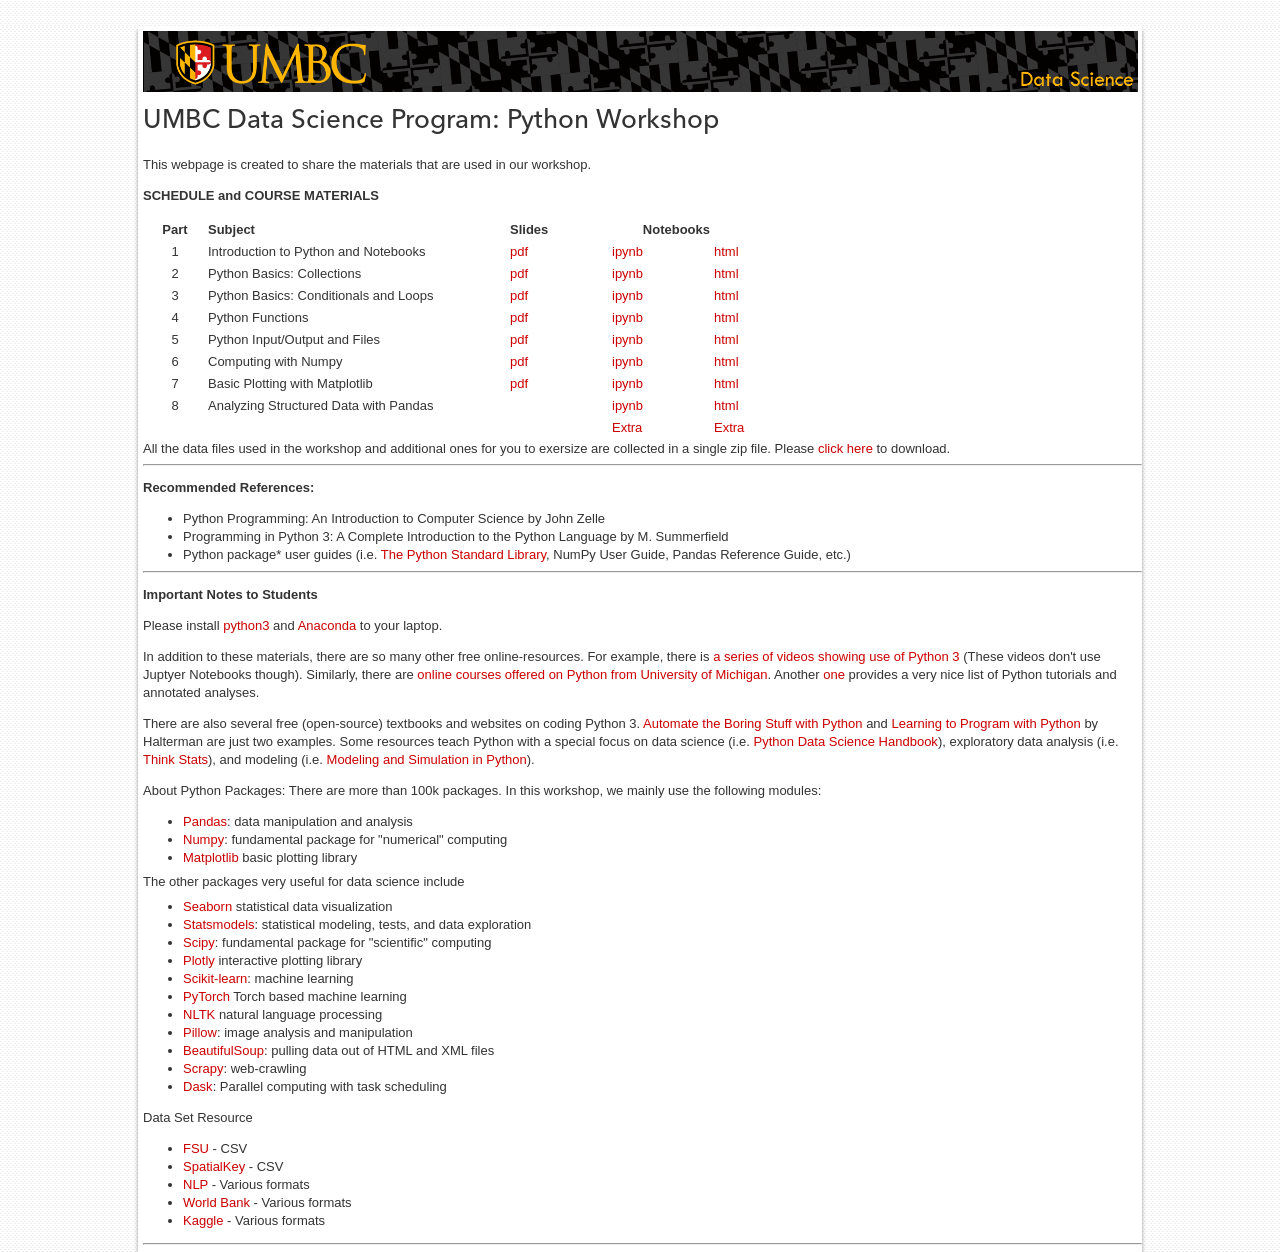
<file: archive/brickbotbuilders/Python_Crash_Course/Index.html>
<!DOCTYPE html>
<html lang="en">
<head>
    <meta charset="UTF-8">
    <meta http-equiv="refresh" content="0; url=UMBC Python Workshop.html">
    <title>Redirecting...</title>
</head>
<body>
    <p>If you are not redirected automatically, <a href="UMBC Python Workshop.html">click here</a>.</p>
</body>
</html>
</file>
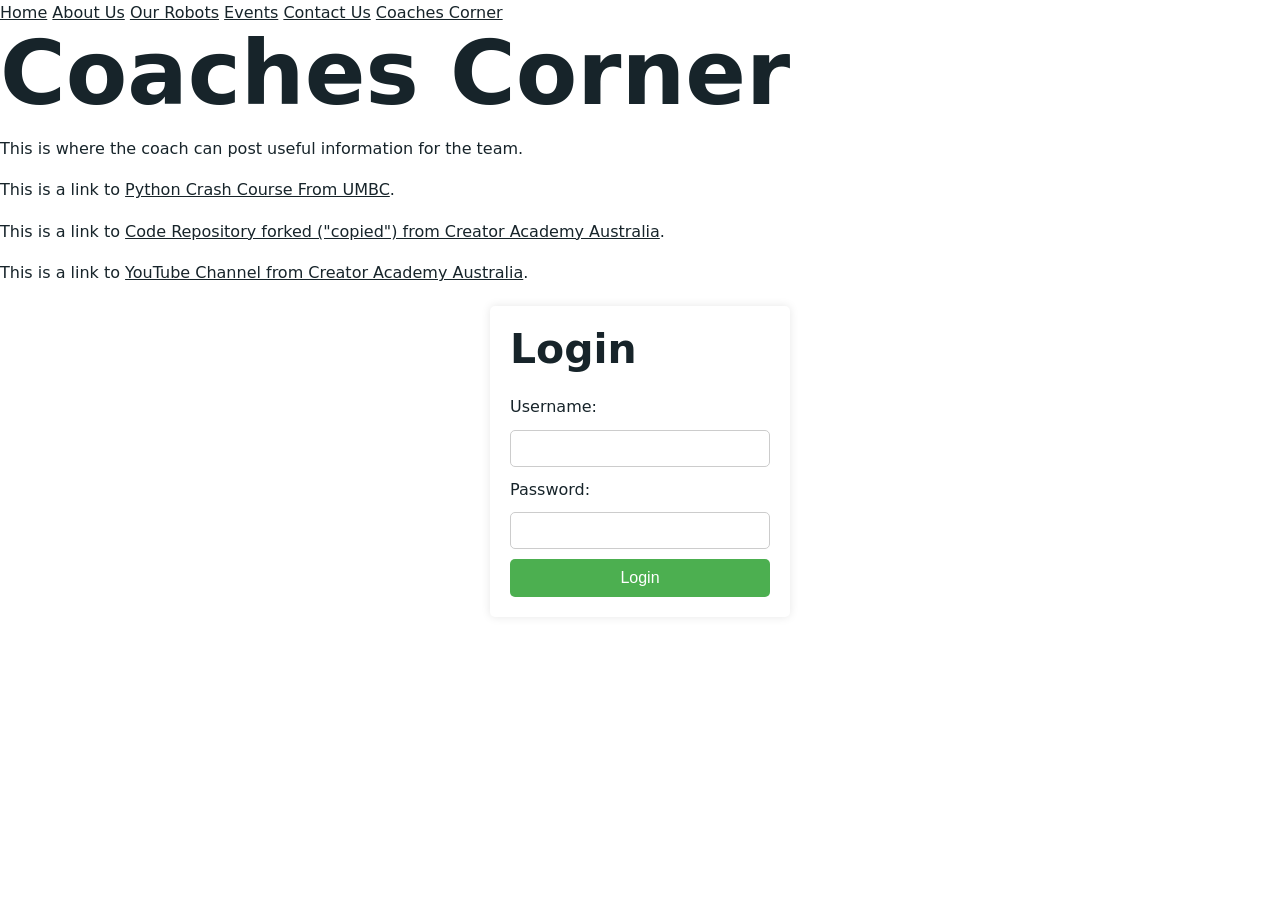
<file: coach.html>
<!DOCTYPE html>
<html lang="en">
<head>
    <meta charset="UTF-8">
    <meta name="viewport" content="width=device-width, initial-scale=1.0">
    <title>Home - Robotics Team Website</title>
    <link rel="stylesheet" href="styles.css">
    <style>
        .login-container {
            background-color: white;
            padding: 20px;
            border-radius: 5px;
            box-shadow: 0 0 10px rgba(0, 0, 0, 0.1);
            margin: 20px auto;
            width: 300px;
        }
        .login-container h2 {
            margin-bottom: 20px;
        }
        .login-container input[type="text"],
        .login-container input[type="password"] {
            width: 100%;
            padding: 10px;
            margin: 10px 0;
            border: 1px solid #ccc;
            border-radius: 5px;
        }
        .login-container input[type="submit"] {
            width: 100%;
            padding: 10px;
            background-color: #4CAF50;
            border: none;
            border-radius: 5px;
            color: white;
            font-size: 16px;
        }
    </style>
</head>
<body>

<div class="menu">
    <a href="index.html">Home</a>
    <a href="about.html">About Us</a>
    <a href="robots.html">Our Robots</a>
    <a href="events.html">Events</a>
    <a href="contact.html">Contact Us</a>
    <a href="coach.html">Coaches Corner</a>
</div>

<div class="content">
    <h1>Coaches Corner</h1>
    <p>This is where the coach can post useful information for the team.</p>
    <p>This is a link to <a href="./PythonCrashCourse.html" target="_blank">Python Crash Course From UMBC</a>.</p>
    <p>This is a link to <a href="https://github.com/jhwangt/spike3python" target="_blank">Code Repository forked ("copied") from Creator Academy Australia</a>.</p>
    <p>This is a link to <a href="https://www.youtube.com/channel/UC_EJBSPUTFORXV6gbQFdRgA" target="_blank">YouTube Channel from Creator Academy Australia</a>.</p>
</div>

<div class="login-container">
    <h2>Login</h2>
    <form action="login.php" method="post">
        <label for="username">Username:</label>
        <input type="text" id="username" name="username" required>
        <label for="password">Password:</label>
        <input type="password" id="password" name="password" required>
        <input type="submit" value="Login">
    </form>
</div>

</body>
</html>
</file>
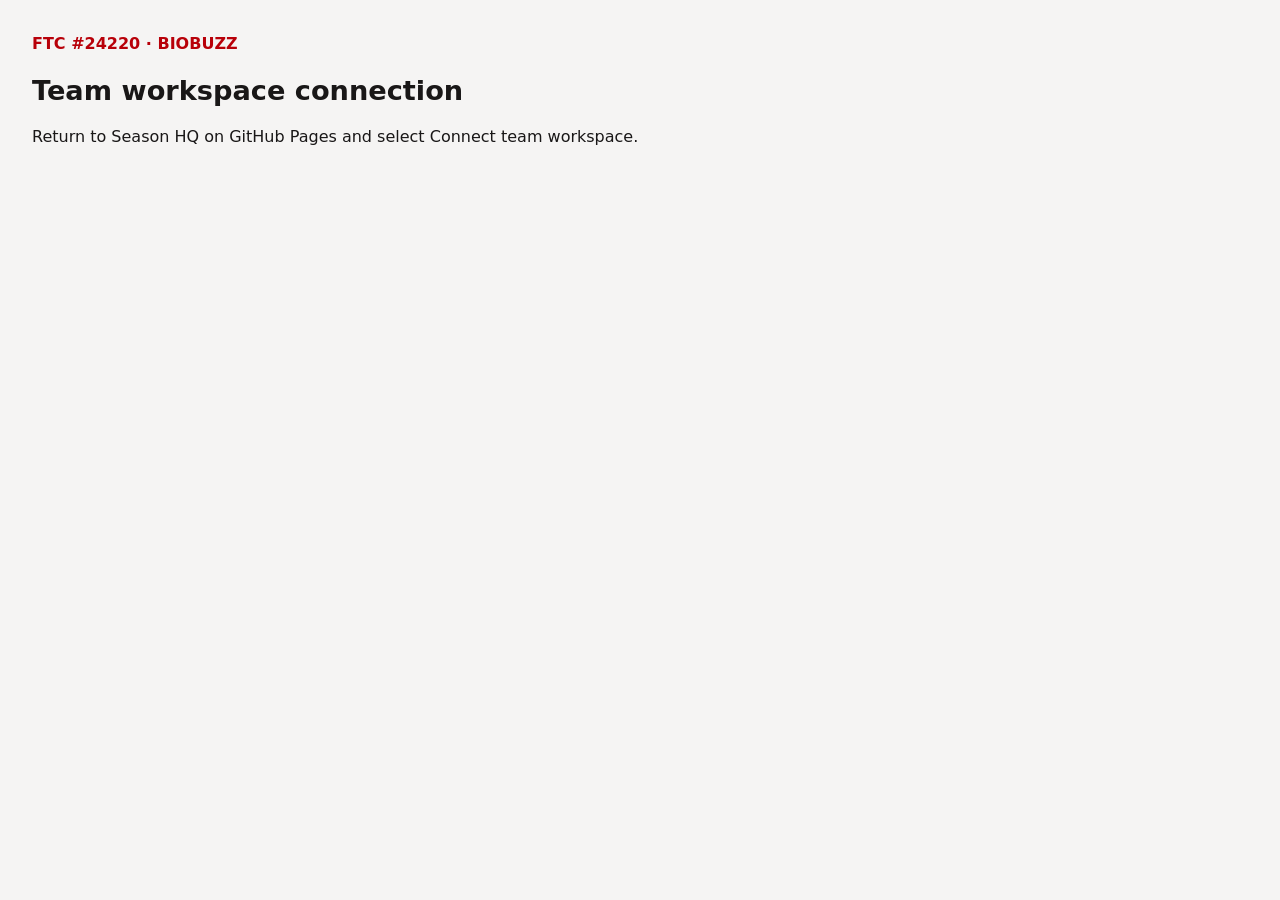
<file: _season-hq/src/connect.html>
<!doctype html>
<html lang="en">
<meta charset="utf-8">
<meta name="viewport" content="width=device-width,initial-scale=1">
<title>Ingenuity · Team workspace connection</title>
<style>
body { font: 16px/1.55 system-ui,sans-serif; color: #191717; background: #f5f4f3; margin: 2rem; }
h1 { font-size: 1.7rem; line-height: 1.15; }
p:first-of-type { color: #b80009; font-weight: 700; }
</style>
<p>FTC #24220 · BIOBUZZ</p>
<h1>Team workspace connection</h1>
<p id="status">Keep this window open while you work on GitHub Pages.</p>
<script>
const coachingOrigin = 'https://jhwangt.github.io';
const coachingWindow = window.opener;
if (coachingWindow) {
  window.addEventListener('message', async event => {
    if (event.origin !== coachingOrigin || event.source !== coachingWindow) return;
    const message = event.data;
    if (message?.type !== 'ingenuity-request' || typeof message.id !== 'string' ||
        !['GET','PUT'].includes(message.method)) return;
    let status, body;
    try {
      const response = await fetch('/api/records', message.method === 'GET' ? {} : {
        method:'PUT', headers:{'content-type':'application/json'}, body:JSON.stringify(message.record)
      });
      status = response.status;
      body = JSON.stringify(await response.json());
    } catch {
      status = 503;
      body = JSON.stringify({error:'Reconnect to the signed-in team workspace and try again.'});
    }
    coachingWindow.postMessage({type:'ingenuity-response', id:message.id, status, body}, coachingOrigin);
  });
  coachingWindow.postMessage({type:'ingenuity-ready'}, coachingOrigin);
} else {
  document.querySelector('#status').textContent = 'Return to Season HQ on GitHub Pages and select Connect team workspace.';
}
</script>
</html>
</file>
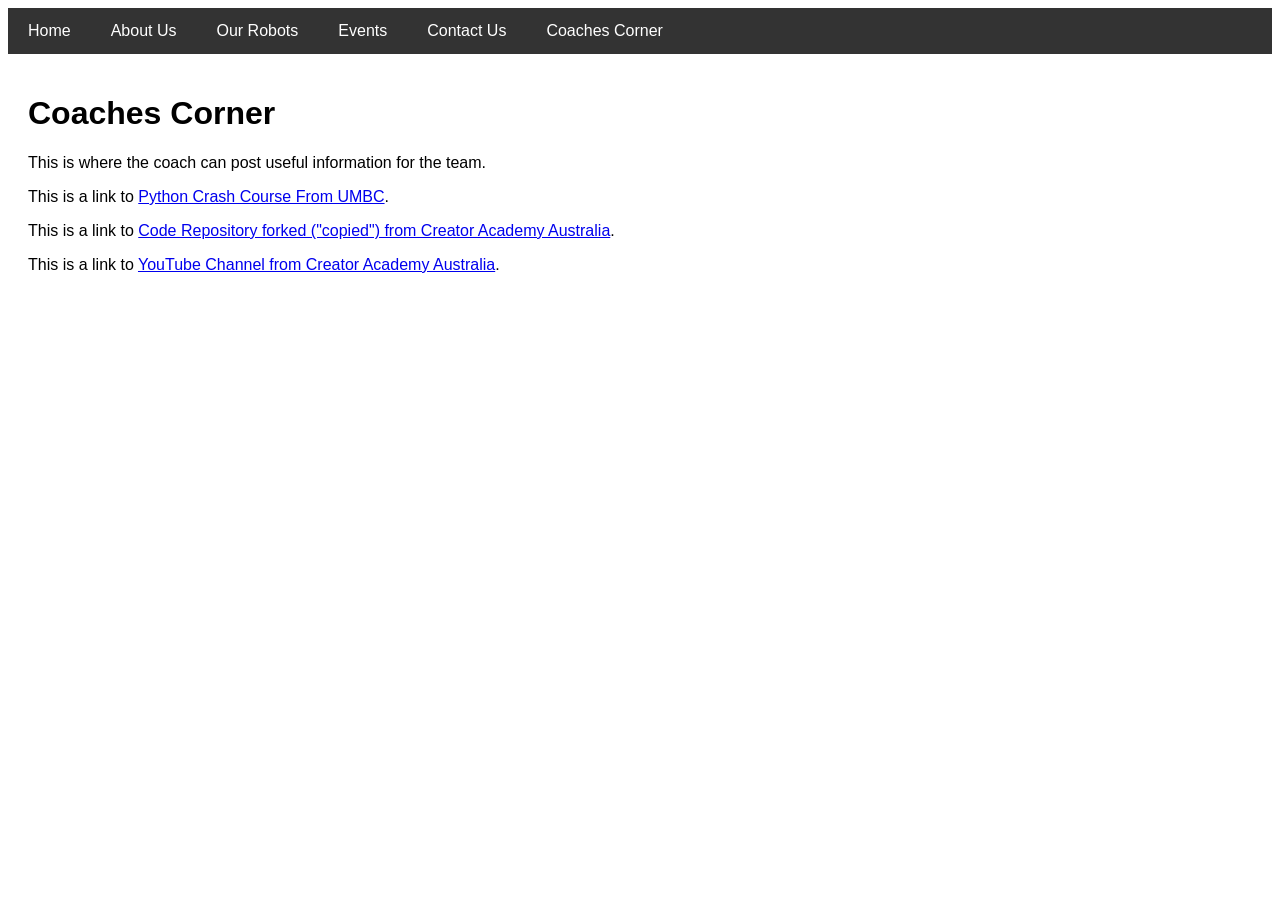
<file: archive/brickbotbuilders/coach.html>
<!DOCTYPE html>
<html lang="en">
<head>
    <meta charset="UTF-8">
    <meta name="viewport" content="width=device-width, initial-scale=1.0">
    <title>Home - Robotics Team Website</title>
    <link rel="stylesheet" href="styles.css">
</head>
<body>

<div class="menu">
    <a href="index.html">Home</a>
    <a href="about.html">About Us</a>
    <a href="robots.html">Our Robots</a>
    <a href="events.html">Events</a>
    <a href="contact.html">Contact Us</a>
    <a href="coach.html">Coaches Corner</a>
</div>

<div class="content">
    <h1>Coaches Corner</h1>
    <p>This is where the coach can  post useful information for the team.</p>
    <p>This is a link to <a href="./PythonCrashCourse.html" target="_blank">Python Crash Course From UMBC</a>.</p>
    <p>This is a link to <a href="https://github.com/jhwangt/spike3python" target="_blank">Code Repository forked ("copied") from Creator Academy Australia</a>.</p>
    <p>This is a link to <a href="https://www.youtube.com/channel/UC_EJBSPUTFORXV6gbQFdRgA" target="_blank">YouTube Channel from Creator Academy Australia</a>.</p>
    
</div>

</body>
</html>
</file>
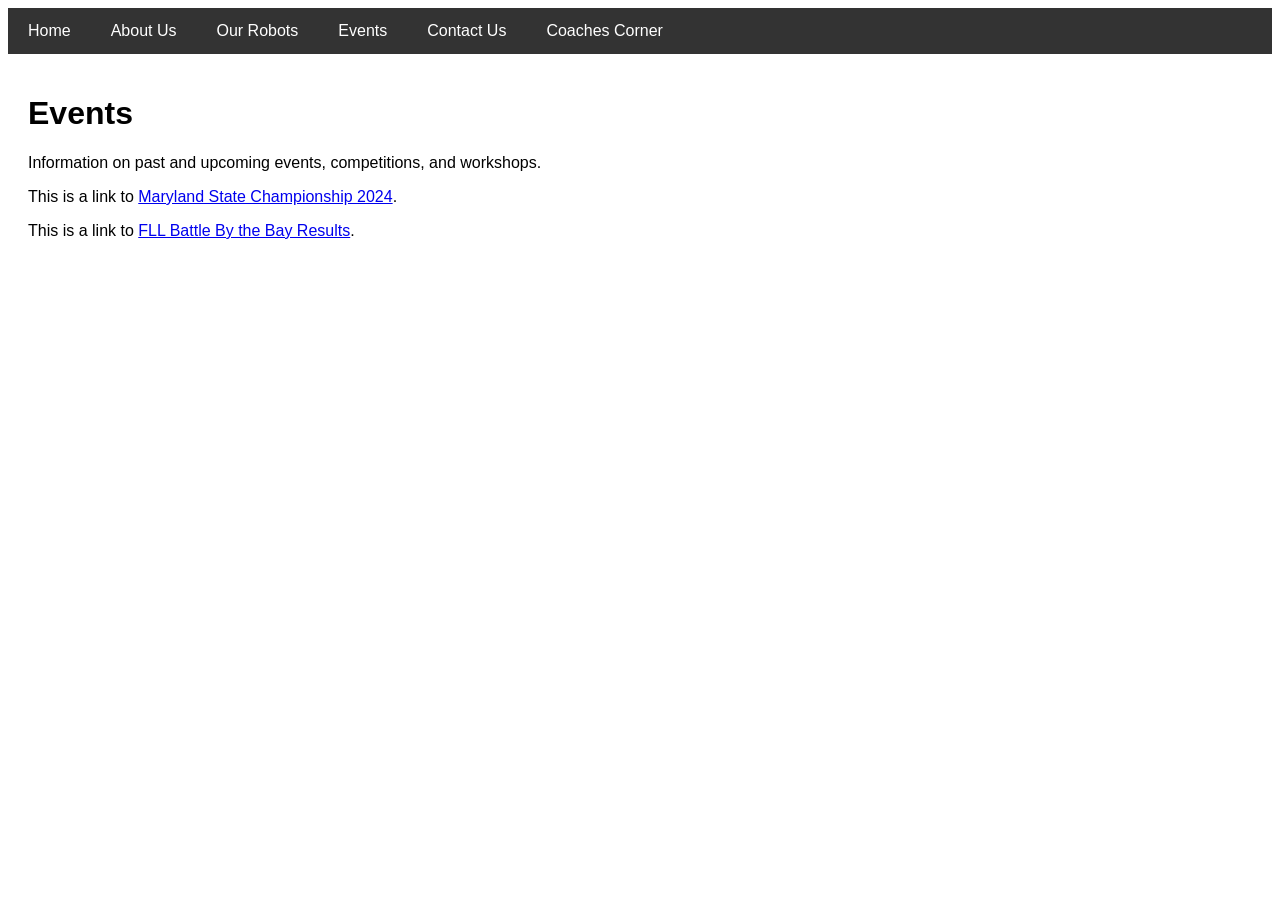
<file: archive/brickbotbuilders/events.html>
<!DOCTYPE html>
<html lang="en">
<head>
    <meta charset="UTF-8">
    <meta name="viewport" content="width=device-width, initial-scale=1.0">
    <title>Home - Robotics Team Website</title>
    <link rel="stylesheet" href="styles.css">
</head>
<body>

<div class="menu">
    <a href="index.html">Home</a>
    <a href="about.html">About Us</a>
    <a href="robots.html">Our Robots</a>
    <a href="events.html">Events</a>
    <a href="contact.html">Contact Us</a>
    <a href="coach.html">Coaches Corner</a>
</div>

<div class="content">
    <h1>Events </h1>
    <p>Information on past and upcoming events, competitions, and workshops.</p>
     <p>This is a link to <a href="https://marylandfll.org/stateawards/" target="_blank">Maryland State Championship 2024</a>.</p>
     <p>This is a link to <a href="http://flltournament.com/(X(1)S(32jn2anjnsg13eanpvfiftiw))/AwardResults.aspx?TID=26099" target="_blank">FLL Battle By the Bay Results</a>.</p>
   
</div>

</body>
</html>
</file>
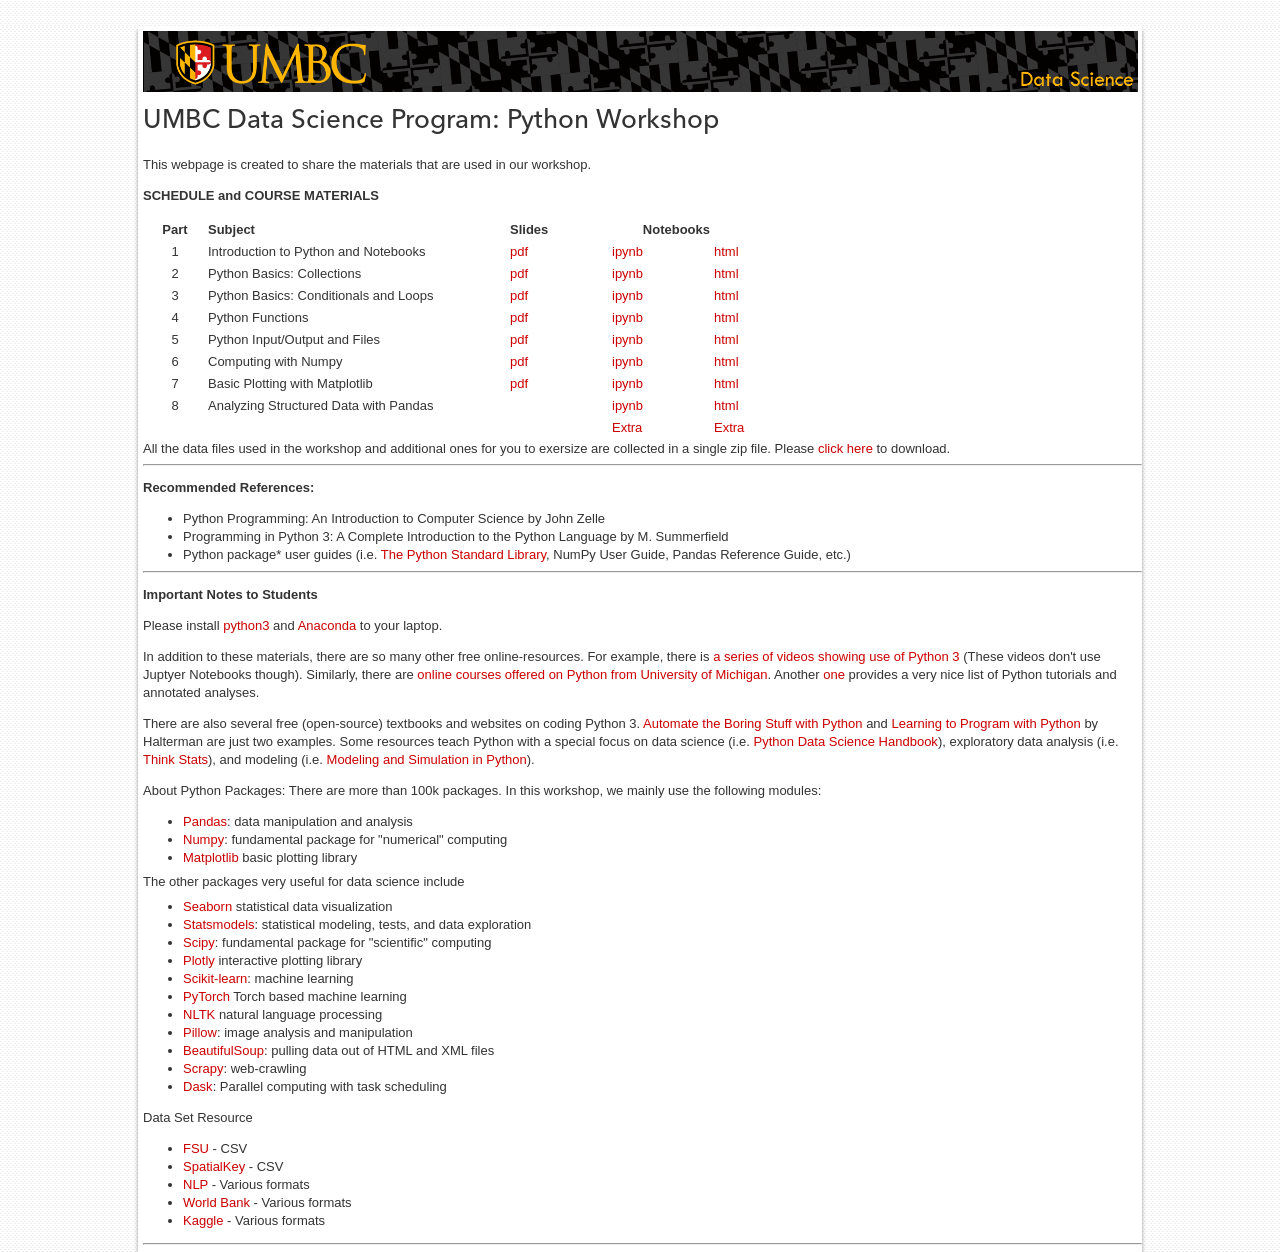
<file: archive/brickbotbuilders/PythonCrashCourse.html>
<!DOCTYPE html>
<html lang="en">
<head>
    <meta charset="UTF-8">
    <meta http-equiv="refresh" content="0; url=./Python_Crash_Course/UMBC Python Workshop.html">
    <title>Redirecting...</title>
</head>
<body>
    <p>If you are not redirected automatically, <a href="./Python_Crash_Course/UMBC Python Workshop.html">click here</a>.</p>
</body>
</html>
</file>
<file: styles.css>
:root {
  color-scheme: light;
  --ink: #17242a;
  --muted: #516168;
  --line: #ccd5d5;
  --paper: #ffffff;
  --wash: #f2f7f5;
  --teal: #16766f;
  --accent: #dd785d;
}

* { box-sizing: border-box; }
html { scroll-behavior: smooth; }
body {
  margin: 0;
  color: var(--ink);
  background: var(--paper);
  font: 16px/1.6 system-ui, -apple-system, BlinkMacSystemFont, "Segoe UI", sans-serif;
  letter-spacing: 0;
}
a { color: inherit; }
img { display: block; max-width: 100%; }
.shell { width: min(100% - 40px, 1180px); margin-inline: auto; }

.site-header { background: var(--paper); border-bottom: 1px solid var(--line); }
.header-inner { min-height: 70px; display: flex; align-items: center; gap: 32px; }
.brand { font-size: 20px; font-weight: 760; text-decoration: none; white-space: nowrap; }
.brand-mark { color: var(--accent); }
.site-header nav { display: flex; gap: 28px; margin-left: auto; }
.site-header nav a, .profile-link { font-size: 14px; font-weight: 640; text-decoration: none; }
.site-header nav a:hover, .profile-link:hover, .text-link:hover { color: var(--teal); }
.profile-link { border-left: 1px solid var(--line); padding-left: 26px; }

.hero {
  position: relative;
  min-height: 430px;
  display: flex;
  align-items: center;
  overflow: hidden;
  color: #ffffff;
  background: #12303a url("assets/federal-workforce-preview.png") center 35% / cover no-repeat;
}
.hero::before {
  content: "";
  position: absolute;
  inset: 0;
  background: linear-gradient(90deg, rgba(12, 34, 42, .96) 0%, rgba(12, 34, 42, .90) 42%, rgba(12, 34, 42, .60) 75%, rgba(12, 34, 42, .40) 100%);
}
.hero-content { position: relative; padding-block: 58px 62px; }
.eyebrow { margin: 0 0 15px; color: var(--teal); font-size: 12px; font-weight: 780; text-transform: uppercase; }
.hero .eyebrow { color: #84d3c5; }
h1, h2, h3, p { letter-spacing: 0; }
h1 { margin: 0; font-size: clamp(52px, 7vw, 92px); line-height: 1.05; font-weight: 760; }
h2 { margin: 0; font-size: clamp(28px, 3.2vw, 43px); line-height: 1.17; font-weight: 730; }
h3 { margin: 0; font-size: 28px; line-height: 1.2; }
.hero-summary { max-width: 570px; margin: 22px 0 26px; font-size: clamp(18px, 2vw, 22px); line-height: 1.5; }
.hero-action { display: inline-block; color: #ffffff; font-size: 15px; font-weight: 730; text-underline-offset: 6px; }
.hero-action span { margin-left: 8px; }

.section { padding-block: 80px; scroll-margin-top: 24px; }
.section-heading { max-width: 790px; margin-bottom: 34px; }
.section-heading > p:last-child { margin: 17px 0 0; color: var(--muted); font-size: 18px; }
.featured-project { display: grid; grid-template-columns: minmax(0, 1.25fr) minmax(290px, .75fr); gap: 54px; align-items: center; }
.project-image { overflow: hidden; border: 1px solid var(--line); border-radius: 6px; box-shadow: 0 12px 30px rgba(21, 43, 48, .10); }
.project-image img { width: 100%; height: auto; }
.project-image:focus-visible, a:focus-visible { outline: 3px solid var(--accent); outline-offset: 4px; }
.project-type { margin: 0 0 12px; color: var(--teal); font-size: 12px; font-weight: 780; text-transform: uppercase; }
.project-copy > p:not(.project-type) { color: var(--muted); font-size: 17px; }
.project-meta { display: grid; gap: 0; margin: 24px 0 28px; border-top: 1px solid var(--line); }
.project-meta div { display: grid; grid-template-columns: 105px 1fr; gap: 10px; padding: 10px 0; border-bottom: 1px solid var(--line); }
.project-meta dt { color: var(--muted); font-size: 13px; }
.project-meta dd { margin: 0; font-size: 13px; font-weight: 650; }
.project-links { display: flex; flex-wrap: wrap; gap: 12px 24px; align-items: center; }
.related-tool { display: flex; justify-content: space-between; align-items: flex-end; gap: 24px; margin-top: 38px; padding: 28px 0 0; border-top: 1px solid var(--line); }
.related-tool > div:first-child { max-width: 700px; }
.related-tool h3 { font-size: 24px; }
.related-tool p:not(.project-type) { margin: 10px 0 0; color: var(--muted); }
.related-tool .project-links { flex: 0 0 auto; }
.primary-link { display: inline-block; padding: 11px 16px; border-radius: 4px; background: var(--teal); color: #ffffff; font-size: 14px; font-weight: 720; text-decoration: none; }
.primary-link:hover { background: #105d58; }
.secondary-link, .text-link { color: var(--teal); font-size: 14px; font-weight: 720; text-underline-offset: 5px; }

.coaching-section { background: var(--wash); border-block: 1px solid #e0e9e6; }
.coaching-layout, .about-layout { display: grid; grid-template-columns: minmax(240px, .8fr) minmax(0, 1fr); gap: 100px; }
.coaching-copy p, .about-layout p { margin: 0; max-width: 620px; font-size: 19px; line-height: 1.7; }
.coaching-copy .quiet { margin-top: 20px; color: var(--muted); font-size: 15px; }
.coaching-team { display: grid; grid-template-columns: clamp(72px, 12vw, 120px) minmax(0, 1fr); align-items: center; gap: clamp(12px, 3vw, 24px); padding: 18px; margin-top: 24px; background: #fff; border: 1px solid var(--line); border-top: 3px solid #b80009; border-radius: 6px; }
.coaching-team img { width: 100%; height: auto; background: #191717; padding: 6px; border-radius: 4px; }
.coaching-team h3 { font-size: clamp(18px, 2.3vw, 23px); }
.coaching-team .quiet { margin: 6px 0 12px; }
.coaching-team .primary-link { background: #b80009; }
.coaching-team .primary-link:hover { background: #960007; }
.about-layout .text-link { display: inline-block; margin-top: 25px; }
.site-footer { border-top: 1px solid var(--line); }
.footer-inner { min-height: 84px; display: flex; flex-wrap: wrap; align-items: center; justify-content: space-between; gap: 12px 32px; color: var(--muted); font-size: 13px; }
.footer-inner span:first-child { color: var(--ink); font-weight: 740; }
.footer-inner a { text-decoration: none; }

@media (max-width: 800px) {
  .header-inner { flex-wrap: wrap; gap: 8px 20px; padding-block: 13px; }
  .site-header nav { order: 3; width: 100%; margin: 0; gap: 20px; overflow-x: auto; white-space: nowrap; }
  .profile-link { margin-left: auto; }
  .hero { min-height: 420px; }
  .hero::before { background: rgba(12, 34, 42, .84); }
  .featured-project, .coaching-layout, .about-layout { grid-template-columns: 1fr; gap: 26px; }
  .section { padding-block: 58px; }
  .project-copy { max-width: 620px; }
  .related-tool { align-items: flex-start; flex-direction: column; }
}

@media (max-width: 520px) {
  .shell { width: min(100% - 32px, 1180px); }
  .site-header nav { gap: 17px; }
  .site-header nav a, .profile-link { font-size: 12px; }
  .profile-link { border: 0; padding: 0; }
  .hero { min-height: 400px; }
  .hero-content { padding-block: 48px; }
  .hero-summary { max-width: 420px; }
  .project-meta div { grid-template-columns: 90px 1fr; }
  .coaching-copy p, .about-layout p { font-size: 17px; }
  .footer-inner { padding-block: 22px; }
}
</file>
<file: archive/brickbotbuilders/styles.css>
body { font-family: Arial, sans-serif; }
.menu { background-color: #333; overflow: hidden; }
.menu a {
    float: left;
    display: block;
    color: white;
    text-align: center;
    padding: 14px 20px;
    text-decoration: none;
}
.menu a:hover { background-color: #ddd; color: black; }
.content { padding: 20px; }
</file>
